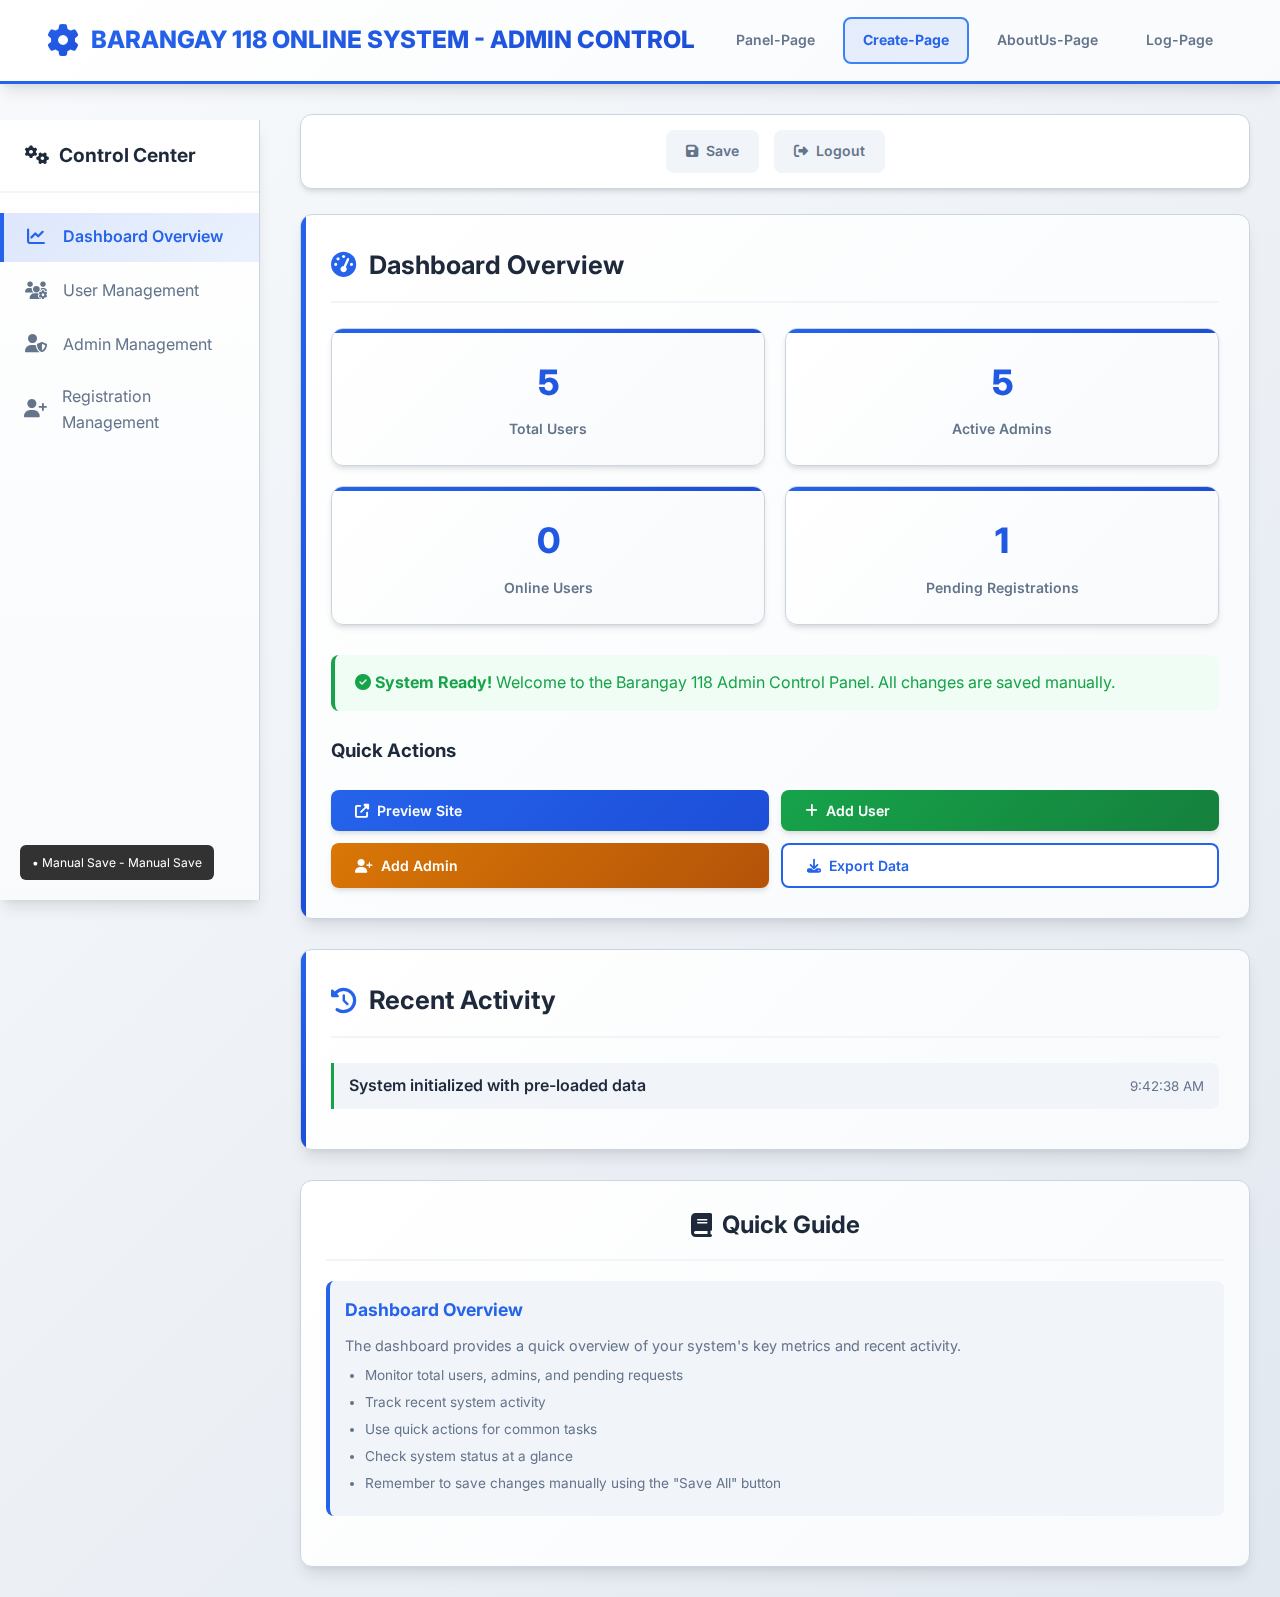
<file: CreateAccountAdmin.html>
<!DOCTYPE html>
<html lang="en">
<head>
    <meta charset="UTF-8">
    <meta name="viewport" content="width=device-width, initial-scale=1.0">
    <title>Admin Control - Barangay 118 Online System</title>
    <link rel="shortcut icon" type="image/png" href="Logo-Favicon-removebg-preview.png">
    <link rel="stylesheet" href="https://cdnjs.cloudflare.com/ajax/libs/font-awesome/6.5.0/css/all.min.css"> 
    <link rel="preconnect" href="https://fonts.googleapis.com">
    <link rel="preconnect" href="https://fonts.gstatic.com" crossorigin>
    <link href="https://fonts.googleapis.com/css2?family=Inter:wght@300;400;500;600;700;800&display=swap" rel="stylesheet">
    <style>
        :root {
            --primary: #2563eb;
            --primary-dark: #1d4ed8;
            --primary-light: #3b82f6;
            --light: #ffffff;
            --dark: #1e293b;
            --gray: #64748b;
            --gray-light: #f1f5f9;
            --border: #cbd5e1;
            --error: #dc2626;
            --error-light: #fef2f2;
            --success: #16a34a;
            --success-light: #f0fdf4;
            --warning: #d97706;
            --accent: #f59e0b;
            --accent-light: #fef3c7;
            --shadow: 0 4px 6px -1px rgba(0, 0, 0, 0.1), 0 2px 4px -1px rgba(0, 0, 0, 0.06);
            --shadow-md: 0 6px 8px -1px rgba(0, 0, 0, 0.1), 0 4px 6px -1px rgba(0, 0, 0, 0.06);
            --shadow-lg: 0 10px 15px -3px rgba(0, 0, 0, 0.1), 0 4px 6px -2px rgba(0, 0, 0, 0.05);
            --radius: 8px;
            --radius-lg: 12px;
            --transition: all 0.3s cubic-bezier(0.4, 0, 0.2, 1);
        }

        * {
            margin: 0;
            padding: 0;
            box-sizing: border-box;
            font-family: 'Inter', 'Segoe UI', system-ui, -apple-system, sans-serif;
        }

        body {
            background: linear-gradient(135deg, #f8fafc 0%, #e2e8f0 100%);
            color: var(--dark);
            line-height: 1.6;
            min-height: 100vh;
        }

        .container {
            width: 95%;
            max-width: 1400px;
            margin: 0 auto;
            padding: 0 15px;
        }

        /* Header Styles */
        header {
            background: linear-gradient(135deg, var(--light) 0%, #f8fafc 100%);
            box-shadow: var(--shadow-lg);
            padding: 15px 0;
            position: sticky;
            top: 0;
            z-index: 1000;
            border-bottom: 3px solid var(--primary);
        }

        .navbar {
            display: flex;
            justify-content: space-between;
            align-items: center;
        }

        .logo {
            display: flex;
            align-items: center;
            gap: 12px;
            cursor: pointer;
        }

        .logo-icon {
            color: var(--primary);
            font-size: 32px;
            background: linear-gradient(135deg, var(--primary), var(--primary-dark));
            -webkit-background-clip: text;
            -webkit-text-fill-color: transparent;
        }

        .logo h1 {
            font-size: 24px;
            background: linear-gradient(135deg, var(--primary), var(--primary-dark));
            -webkit-background-clip: text;
            -webkit-text-fill-color: transparent;
            font-weight: 800;
        }

        .nav-links {
            display: flex;
            gap: 8px;
            align-items: center;
        }

        .nav-links a {
            text-decoration: none;
            color: var(--gray);
            font-weight: 600;
            font-size: 14px;
            padding: 10px 18px;
            border-radius: var(--radius);
            transition: var(--transition);
            position: relative;
            border: 2px solid transparent;
        }

        .nav-links a:hover {
            color: var(--primary);
            background-color: var(--gray-light);
            transform: translateY(-2px);
        }

        .nav-links a.active {
            color: var(--primary);
            background: linear-gradient(135deg, rgba(37, 99, 235, 0.1), rgba(59, 130, 246, 0.1));
            border-color: var(--primary-light);
            font-weight: 700;
        }

        .admin-panel {
            display: grid;
            grid-template-columns: 280px 1fr;
            gap: 0;
            min-height: calc(100vh - 120px);
        }

        .sidebar {
            background: linear-gradient(180deg, var(--light) 0%, #f8fafc 100%);
            box-shadow: var(--shadow-lg);
            padding: 25px 0;
            border-right: 1px solid var(--border);
            position: sticky;
            top: 120px;
            height: calc(100vh - 120px);
            overflow-y: auto;
        }

        .sidebar-header {
            padding: 0 25px 20px;
            border-bottom: 2px solid var(--gray-light);
            margin-bottom: 20px;
        }

        .sidebar-title {
            font-size: 1.2rem;
            font-weight: 700;
            color: var(--dark);
            display: flex;
            align-items: center;
            gap: 10px;
        }

        .sidebar-menu {
            list-style: none;
        }

        .sidebar-menu li {
            margin-bottom: 5px;
        }

        .sidebar-menu a {
            display: flex;
            align-items: center;
            gap: 15px;
            padding: 10px 20px;
            text-decoration: none;
            color: var(--gray);
            transition: var(--transition);
            border-left: 4px solid transparent;
            position: relative;
            overflow: hidden;
        }

        .sidebar-menu a::before {
            content: '';
            position: absolute;
            top: 0;
            left: -100%;
            width: 100%;
            height: 100%;
            background: linear-gradient(90deg, transparent, rgba(37, 99, 235, 0.1), transparent);
            transition: left 0.6s ease;
        }

        .sidebar-menu a:hover::before {
            left: 100%;
        }

        .sidebar-menu a:hover {
            background-color: var(--gray-light);
            color: var(--primary);
            transform: translateX(5px);
        }

        .sidebar-menu a.active {
            background: linear-gradient(135deg, rgba(37, 99, 235, 0.15), rgba(59, 130, 246, 0.1));
            color: var(--primary);
            border-left-color: var(--primary);
            font-weight: 600;
        }

        .sidebar-icon {
            font-size: 18px;
            width: 24px;
            text-align: center;
            transition: transform 0.3s ease;
        }

        .sidebar-menu a:hover .sidebar-icon {
            transform: scale(1.2);
        }

        .admin-content {
            padding: 30px;
            overflow-y: auto;
            background: transparent;
        }

        /* Section Styles */
        .admin-section {
            background: linear-gradient(135deg, var(--light) 0%, #f8fafc 100%);
            border-radius: var(--radius-lg);
            box-shadow: var(--shadow-lg);
            padding: 30px;
            margin-bottom: 30px;
            border: 1px solid var(--border);
            transition: var(--transition);
            position: relative;
            overflow: hidden;
        }

        .admin-section::before {
            content: '';
            position: absolute;
            top: 0;
            left: 0;
            width: 5px;
            height: 100%;
            background: linear-gradient(180deg, var(--primary), var(--primary-dark));
        }

        .admin-section:hover {
            transform: translateY(-5px);
            box-shadow: var(--shadow-lg);
        }

        .section-title {
            font-size: 1.8rem;
            margin-bottom: 25px;
            color: var(--dark);
            padding-bottom: 15px;
            border-bottom: 2px solid var(--gray-light);
            font-weight: 700;
            display: flex;
            align-items: center;
            gap: 12px;
        }

        .section-title i {
            color: var(--primary);
        }

        /* Form Styles */
        .form-group {
            margin-bottom: 25px;
            position: relative;
        }

        .form-label {
            display: block;
            margin-bottom: 10px;
            font-weight: 600;
            color: var(--dark);
            font-size: 15px;
        }

        .form-control {
            width: 100%;
            padding: 12px 16px;
            border: 2px solid var(--border);
            border-radius: var(--radius);
            font-size: 15px;
            transition: var(--transition);
            background: var(--light);
        }

        .form-control:focus {
            outline: none;
            border-color: var(--primary);
            box-shadow: 0 0 0 3px rgba(37, 99, 235, 0.1);
            transform: translateY(-2px);
        }

        textarea.form-control {
            min-height: 120px;
            resize: vertical;
            line-height: 1.5;
        }

        .form-row {
            display: flex;
            gap: 20px;
        }

        .form-row .form-group {
            flex: 1;
        }

        /* Button Styles */
        .btn {
            padding: 12px 24px;
            border: none;
            border-radius: var(--radius);
            font-size: 14px;
            font-weight: 600;
            cursor: pointer;
            display: inline-flex;
            align-items: center;
            gap: 8px;
            transition: var(--transition);
            text-decoration: none;
            position: relative;
            overflow: hidden;
        }

        .btn::before {
            content: '';
            position: absolute;
            top: 0;
            left: -100%;
            width: 100%;
            height: 100%;
            background: linear-gradient(90deg, transparent, rgba(255,255,255,0.2), transparent);
            transition: left 0.5s ease;
        }

        .btn:hover::before {
            left: 100%;
        }

        .btn-primary {
            background: linear-gradient(135deg, var(--primary), var(--primary-dark));
            color: white;
            box-shadow: var(--shadow);
        }

        .btn-primary:hover {
            transform: translateY(-3px);
            box-shadow: var(--shadow-lg);
        }

        .btn-secondary {
            background: var(--light);
            color: var(--primary);
            border: 2px solid var(--primary);
        }

        .btn-secondary:hover {
            background: var(--primary);
            color: white;
            transform: translateY(-3px);
        }

        .btn-success {
            background: linear-gradient(135deg, var(--success), #15803d);
            color: white;
            box-shadow: var(--shadow);
        }

        .btn-success:hover {
            transform: translateY(-3px);
            box-shadow: var(--shadow-lg);
        }

        .btn-warning {
            background: linear-gradient(135deg, var(--warning), #b45309);
            color: white;
            box-shadow: var(--shadow);
        }

        .btn-warning:hover {
            transform: translateY(-3px);
            box-shadow: var(--shadow-lg);
        }

        .btn-danger {
            background: linear-gradient(135deg, var(--error), #b91c1c);
            color: white;
            box-shadow: var(--shadow);
        }

        .btn-danger:hover {
            transform: translateY(-3px);
            box-shadow: var(--shadow-lg);
        }

        /* Enhanced Action Buttons */
        .action-buttons {
            display: flex;
            gap: 6px;
            flex-wrap: nowrap;
        }

        .btn-sm {
            padding: 8px 12px;
            font-size: 0.8rem;
            white-space: nowrap;
        }

        /* Table Styles - COMMON FOR ALL TABLES */
        .data-table {
            width: 100%;
            border-collapse: collapse;
            margin-top: 20px;
            background: var(--light);
            border-radius: var(--radius);
            overflow: hidden;
            box-shadow: var(--shadow);
        }

        .data-table th,
        .data-table td {
            padding: 15px;
            text-align: left;
            border-bottom: 1px solid var(--border);
        }

        .data-table th {
            background: linear-gradient(135deg, var(--primary), var(--primary-dark));
            color: white;
            font-weight: 600;
            font-size: 14px;
        }

        .data-table tr:hover {
            background-color: var(--gray-light);
        }

        /* Dashboard Stats */
        .stats-grid {
            display: grid;
            grid-template-columns: repeat(auto-fit, minmax(220px, 1fr));
            gap: 25px;
            margin-bottom: 30px;
        }

        .stat-card {
            background: linear-gradient(135deg, var(--light), #f8fafc);
            border-radius: var(--radius-lg);
            box-shadow: var(--shadow);
            padding: 25px;
            text-align: center;
            transition: var(--transition);
            border: 1px solid var(--border);
            position: relative;
            overflow: hidden;
        }

        .stat-card::before {
            content: '';
            position: absolute;
            top: 0;
            left: 0;
            width: 100%;
            height: 4px;
            background: linear-gradient(90deg, var(--primary), var(--primary-dark));
        }

        .stat-card:hover {
            transform: translateY(-5px);
            box-shadow: var(--shadow-lg);
        }

        .stat-value {
            font-size: 2.5rem;
            font-weight: 800;
            background: linear-gradient(135deg, var(--primary), var(--primary-dark));
            -webkit-background-clip: text;
            -webkit-text-fill-color: transparent;
            margin-bottom: 8px;
        }

        .stat-label {
            color: var(--gray);
            font-size: 14px;
            font-weight: 600;
        }

        /* Tabs */
        .tabs {
            display: flex;
            border-bottom: 2px solid var(--gray-light);
            margin-bottom: 25px;
            background: var(--light);
            border-radius: var(--radius) var(--radius) 0 0;
            padding: 0 20px;
        }

        .tab {
            padding: 15px 25px;
            cursor: pointer;
            border-bottom: 3px solid transparent;
            transition: var(--transition);
            font-weight: 600;
            color: var(--gray);
            position: relative;
        }

        .tab:hover {
            color: var(--primary);
        }

        .tab.active {
            border-bottom-color: var(--primary);
            color: var(--primary);
            background: linear-gradient(135deg, rgba(37, 99, 235, 0.05), transparent);
        }

        .tab .icon {
            color: var(--gray) !important;
        }

        .tab-content {
            display: none;
            animation: fadeIn 0.3s ease;
        }

        .tab-content.active {
            display: block;
        }

        @keyframes fadeIn {
            from { opacity: 0; transform: translateY(10px); }
            to { opacity: 1; transform: translateY(0); }
        }

        /* Alert Styles */
        .alert {
            padding: 15px 20px;
            border-radius: var(--radius);
            margin-bottom: 25px;
            border-left: 4px solid;
            animation: slideIn 0.3s ease;
        }

        @keyframes slideIn {
            from { transform: translateX(-20px); opacity: 0; }
            to { transform: translateX(0); opacity: 1; }
        }

        .alert-success {
            background-color: var(--success-light);
            color: var(--success);
            border-left-color: var(--success);
        }

        .alert-error {
            background-color: var(--error-light);
            color: var(--error);
            border-left-color: var(--error);
        }

        /* Image Preview */
        .image-preview-container {
            margin-top: 15px;
        }

        .image-preview {
            max-width: 300px;
            max-height: 200px;
            border-radius: var(--radius);
            border: 2px solid var(--border);
            display: none;
            margin-top: 10px;
            box-shadow: var(--shadow);
        }

        .image-preview.visible {
            display: block;
            animation: zoomIn 0.3s ease;
        }

        @keyframes zoomIn {
            from { transform: scale(0.8); opacity: 0; }
            to { transform: scale(1); opacity: 1; }
        }

        /* Feature Badge */
        .feature-badge {
            background: linear-gradient(135deg, var(--accent), var(--warning));
            color: white;
            padding: 4px 12px;
            border-radius: 20px;
            font-size: 0.7rem;
            font-weight: 700;
            text-transform: uppercase;
            display: inline-flex;
            align-items: center;
            gap: 4px;
            white-space: nowrap;
        }

        .feature-badge i {
            font-size: 0.6rem;
        }

        /* Quick Actions */
        .quick-actions {
            display: grid;
            grid-template-columns: repeat(auto-fit, minmax(200px, 1fr));
            gap: 15px;
            margin-top: 25px;
        }

        /* Save Status */
        .save-status {
            position: fixed;
            bottom: 20px;
            left: 20px;
            background: rgba(0,0,0,0.8);
            color: white;
            padding: 8px 12px;
            border-radius: 6px;
            font-size: 12px;
            z-index: 9999;
            backdrop-filter: blur(10px);
        }

        /* Edit Modal Styles */
        .edit-modal {
            display: none;
            position: fixed;
            top: 0;
            left: 0;
            width: 100%;
            height: 100%;
            background: rgba(0,0,0,0.5);
            z-index: 2000;
            align-items: center;
            justify-content: center;
        }

        .edit-modal.active {
            display: flex;
        }

        .modal-content {
            background: white;
            padding: 30px;
            border-radius: var(--radius-lg);
            box-shadow: var(--shadow-lg);
            width: 90%;
            max-width: 600px;
            max-height: 90vh;
            overflow-y: auto;
        }

        .modal-header {
            display: flex;
            justify-content: space-between;
            align-items: center;
            margin-bottom: 20px;
            padding-bottom: 15px;
            border-bottom: 2px solid var(--gray-light);
        }

        .modal-title {
            font-size: 1.5rem;
            font-weight: 700;
            color: var(--dark);
        }

        .close-modal {
            background: none;
            border: none;
            font-size: 1.5rem;
            cursor: pointer;
            color: var(--gray);
        }

        /* Top Actions inside tab-content */
        .tab-top-actions {
            display: flex;
            justify-content: center;
            gap: 15px;
            padding: 15px 0;
            margin-bottom: 25px;
            background: var(--light);
            border-radius: var(--radius-lg);
            box-shadow: var(--shadow);
            border: 1px solid var(--border);
        }

        .tab-top-actions a {
            text-decoration: none;
            color: var(--gray);
            font-weight: 600;
            font-size: 14px;
            padding: 10px 20px;
            border-radius: var(--radius);
            transition: var(--transition);
            display: flex;
            align-items: center;
            gap: 8px;
            background: var(--gray-light);
        }


        .tab-top-actions a:hover {
            color: var(--primary);
            background-color: var(--primary-light);
            color: white;
            transform: translateY(-2px);
        }

        /* Quick Guide at bottom center */
        .quick-guide-center {
            background: linear-gradient(135deg, var(--light) 0%, #f8fafc 100%);
            border-radius: var(--radius-lg);
            box-shadow: var(--shadow-lg);
            padding: 25px;
            margin-top: 30px;
            border: 1px solid var(--border);
        }

        .quick-guide-header {
            padding-bottom: 15px;
            border-bottom: 2px solid var(--gray-light);
            margin-bottom: 20px;
        }

        .quick-guide-title {
            font-size: 1.5rem;
            font-weight: 700;
            color: var(--dark);
            display: flex;
            align-items: center;
            gap: 10px;
            justify-content: center;
        }

        .guide-section {
            margin-bottom: 25px;
            padding: 20px;
            background: var(--gray-light);
            border-radius: var(--radius);
            border-left: 4px solid var(--primary);
        }

        .guide-section h4 {
            color: var(--primary);
            margin-bottom: 10px;
            font-size: 1.1rem;
        }

        .guide-section p {
            font-size: 0.9rem;
            color: var(--gray);
            line-height: 1.5;
            margin-bottom: 10px;
        }

        .guide-section ul {
            padding-left: 20px;
            font-size: 0.85rem;
            color: var(--gray);
        }

        .guide-section li {
            margin-bottom: 8px;
            line-height: 1.4;
        }

        /* Status Indicators */
        .status-online {
            color: #27ae60;
            font-weight: 600;
        }
        
        .status-offline {
            color: #e74c3c;
            font-weight: 600;
        }
        
        .status-indicator {
            display: inline-flex;
            align-items: center;
            gap: 5px;
        }
        
        .status-dot {
            width: 8px;
            height: 8px;
            border-radius: 50%;
            display: inline-block;
        }
        
        .status-dot.online {
            background-color: #27ae60;
        }
        
        .status-dot.offline {
            background-color: #e74c3c;
        }
        
        /* Status Badges */
        .status-badge {
            padding: 4px 12px;
            border-radius: 20px;
            font-size: 0.8rem;
            font-weight: 600;
            display: inline-block;
        }
        
        .status-pending {
            background-color: #fef3c7;
            color: #d97706;
        }
        
        .status-approved {
            background-color: #dcfce7;
            color: #16a34a;
        }
        
        .status-rejected {
            background-color: #fee2e2;
            color: #dc2626;
        }
        
        /* Role badges */
        .role-badge {
            padding: 4px 8px;
            border-radius: 15px;
            font-size: 12px;
            font-weight: bold;
        }

        .role-super_admin {
            background: #e74c3c;
            color: white;
        }

        .role-admin {
            background: #3498db;
            color: white;
        }

        .role-user {
            background: #27ae60;
            color: white;
        }

        /* Responsive Design */
        @media (max-width: 1024px) {
            .admin-panel {
                grid-template-columns: 1fr;
            }
            
            .sidebar {
                width: 100%;
                height: auto;
                position: static;
                padding: 15px 0;
            }
            
            .sidebar-menu {
                display: flex;
                overflow-x: auto;
                padding: 0 15px;
            }
            
            .sidebar-menu li {
                margin-bottom: 0;
                flex-shrink: 0;
            }
            
            .sidebar-menu a {
                border-left: none;
                border-bottom: 3px solid transparent;
                padding: 12px 20px;
            }
            
            .sidebar-menu a.active {
                border-left-color: transparent;
                border-bottom-color: var(--primary);
            }
            
            .admin-content {
                padding: 20px;
            }
        }

        @media (max-width: 768px) {
            .form-row {
                flex-direction: column;
                gap: 0;
            }
            
            .navbar {
                flex-direction: column;
                gap: 15px;
                text-align: center;
            }
            
            .nav-links {
                gap: 5px;
                flex-wrap: wrap;
                justify-content: center;
            }
            
            .stats-grid {
                grid-template-columns: 1fr;
            }
            
            .tabs {
                flex-direction: column;
            }
            
            .tab {
                padding: 12px 20px;
                border-bottom: none;
                border-left: 3px solid transparent;
            }
            
            .tab.active {
                border-bottom-color: transparent;
                border-left-color: var(--primary);
            }
            
            .action-buttons {
                flex-direction: column;
            }
            
            .btn-sm {
                padding: 6px 10px;
                font-size: 0.75rem;
            }

            .tab-top-actions {
                flex-direction: column;
                gap: 10px;
            }
        }

        @media (max-width: 480px) {
            .admin-content {
                padding: 15px;
            }
            
            .admin-section {
                padding: 20px;
            }
            
            .logo h1 {
                font-size: 18px;
            }
            
            .section-title {
                font-size: 1.5rem;
            }

            .quick-guide-center {
                padding: 20px;
            }
        }

        /* Laptop Media Queries */
        @media (min-width: 1024px) and (max-width: 1440px) {
            .admin-panel {
                grid-template-columns: 260px 1fr;
                gap: 10px;
            }
            
            .sidebar {
                width: 260px;
                padding: 20px 0;
            }
            
            .admin-content {
                padding: 25px;
            }
            
            .stats-grid {
                grid-template-columns: repeat(2, 1fr);
                gap: 20px;
            }
            
            .form-row {
                flex-direction: row;
                gap: 15px;
            }
            
            .tab-top-actions {
                flex-direction: row;
                justify-content: flex-start;
                gap: 10px;
            }
            
            .quick-actions {
                grid-template-columns: repeat(auto-fit, minmax(180px, 1fr));
                gap: 12px;
            }
            
            .data-table th,
            .data-table td {
                padding: 12px;
                font-size: 14px;
            }
            
            .action-buttons {
                flex-direction: column;
                gap: 5px;
            }
            
            .btn-sm {
                padding: 6px 10px;
                font-size: 0.75rem;
                min-width: 70px;
            }
            
            .section-title {
                font-size: 1.6rem;
            }
            
            .stat-value {
                font-size: 2.2rem;
            }
            
            .guide-section {
                padding: 15px;
            }
        }

        /* For larger laptops (1441px and above) */
        @media (min-width: 1441px) and (max-width: 1920px) {
            .container {
                max-width: 1600px;
            }
            
            .admin-panel {
                grid-template-columns: 280px 1fr;
                gap: 15px;
            }
            
            .stats-grid {
                grid-template-columns: repeat(4, 1fr);
                gap: 25px;
            }
            
            .admin-content {
                padding: 35px;
            }
            
            .data-table th,
            .data-table td {
                padding: 16px;
            }
            
            .form-row {
                gap: 25px;
            }
            
            .action-buttons {
                flex-direction: row;
                gap: 8px;
            }
            
            .btn-sm {
                min-width: 80px;
                padding: 8px 12px;
            }
            
            .quick-guide-center {
                padding: 30px;
            }
            
            .section-title {
                font-size: 1.9rem;
            }
            
            .stat-value {
                font-size: 2.8rem;
            }
        }

        @media (min-width: 768px) and (max-width: 1023px) and (orientation: landscape) {
            .admin-panel {
                grid-template-columns: 240px 1fr;
            }
            
            .sidebar {
                width: 240px;
                padding: 15px 0;
            }
            
            .sidebar-menu a {
                padding: 10px 15px;
                font-size: 14px;
            }
            
            .admin-content {
                padding: 20px;
            }
            
            .stats-grid {
                grid-template-columns: repeat(2, 1fr);
                gap: 15px;
            }
            
            .form-row {
                flex-direction: column;
                gap: 0;
            }
            
            .action-buttons {
                flex-direction: column;
                gap: 5px;
            }
            
            .data-table {
                font-size: 14px;
            }
            
            .data-table th,
            .data-table td {
                padding: 10px;
            }
        }

        /* For high-resolution laptop screens */
        @media (min-width: 1921px) {
            .container {
                max-width: 1800px;
            }
            
            .admin-panel {
                grid-template-columns: 300px 1fr;
                gap: 20px;
            }
            
            .sidebar {
                width: 300px;
                padding: 30px 0;
            }
            
            .admin-content {
                padding: 40px;
            }
            
            .section-title {
                font-size: 2rem;
                margin-bottom: 30px;
            }
            
            .form-control {
                padding: 14px 18px;
                font-size: 16px;
            }
            
            .btn {
                padding: 14px 28px;
                font-size: 15px;
            }
            
            .stat-value {
                font-size: 3rem;
            }
            
            .data-table {
                font-size: 16px;
            }
            
            .data-table th,
            .data-table td {
                padding: 18px;
            }
        }

        /* Optimize for laptop trackpad scrolling */
        @media (min-width: 1024px) {
            .sidebar {
                overflow-y: auto;
                scrollbar-width: thin;
                scrollbar-color: var(--primary-light) var(--gray-light);
            }
            
            .sidebar::-webkit-scrollbar {
                width: 6px;
            }
            
            .sidebar::-webkit-scrollbar-track {
                background: var(--gray-light);
                border-radius: 10px;
            }
            
            .sidebar::-webkit-scrollbar-thumb {
                background-color: var(--primary-light);
                border-radius: 10px;
            }
            
            .admin-content {
                overflow-y: auto;
                scrollbar-width: thin;
                scrollbar-color: var(--primary-light) var(--gray-light);
            }
            
            .admin-content::-webkit-scrollbar {
                width: 8px;
            }
            
            .admin-content::-webkit-scrollbar-track {
                background: var(--gray-light);
                border-radius: 10px;
            }
            
            .admin-content::-webkit-scrollbar-thumb {
                background-color: var(--primary);
                border-radius: 10px;
            }
        }

        /* Adjust form layouts for laptop screens */
        @media (min-width: 1024px) and (max-width: 1366px) {
            .form-row {
                flex-wrap: wrap;
            }
            
            .form-row .form-group {
                min-width: calc(50% - 10px);
            }
            
            .tabs {
                flex-wrap: wrap;
            }
            
            .tab {
                flex: 1;
                min-width: 150px;
                text-align: center;
            }
            
            .quick-actions {
                grid-template-columns: repeat(2, 1fr);
            }
        }

        /* For laptop screens with touch capability */
        @media (min-width: 1024px) and (hover: none) and (pointer: coarse) {
            .nav-links a,
            .sidebar-menu a,
            .btn,
            .tab {
                padding: 12px 20px;
                min-height: 44px;
            }
            
            .action-buttons .btn-sm {
                min-height: 36px;
                min-width: 80px;
            }
            
            .form-control {
                min-height: 44px;
            }
            
            select.form-control {
                min-height: 44px;
            }
        }

        /* FIX: Pangkalahatang adjustment para sa lahat ng tab content */
        .tab-content {
            position: relative;
        }

        /* FIX: Siguraduhin na ang Dashboard ay nasa ibaba ng tab-top-actions */
        #dashboard.admin-section {
            margin-top: 20px;
        }

        /* FIX: Para sa User Management, Admin Management, at Registration Management */
#user-management .admin-section,
#admin-management .admin-section,
#registration-management .admin-section {
    position: static !important;
    top: 0 !important;
    transform: none !important;
    margin-top: 20px;
    margin-bottom: 30px;
}

        #user-management .tabs,
        #admin-management .tabs,
        #registration-management .tabs {
            position: relative !important;
            top: 0 !important;
            transform: none !important;
        }

        .tab-top-actions {
            display: flex;
            justify-content: center;
            gap: 15px;
            padding: 15px 0;
            margin-bottom: 25px;
            background: var(--light);
            border-radius: var(--radius-lg);
            box-shadow: var(--shadow);
            border: 1px solid var(--border);
            position: relative;
            z-index: 10;
        }

        .admin-content {
            padding: 30px;
            overflow-y: auto;
            background: transparent;
            position: relative;
        }

        .sidebar-menu a.active {
            background: linear-gradient(135deg, rgba(37, 99, 235, 0.15), rgba(59, 130, 246, 0.1));
            color: var(--primary);
            border-left-color: var(--primary);
            font-weight: 600;
            transform: none !important;
        }

        .sidebar-menu a:hover {
            background-color: var(--gray-light);
            color: var(--primary);
            transform: translateX(5px);
        }

        [data-user-tab],
        [data-admin-tab],
        [data-registration-tab] {
            transform: none !important;
        }

        [data-user-tab]:hover,
        [data-admin-tab]:hover,
        [data-registration-tab]:hover {
            transform: none !important;
        }
    </style>
</head>
<body>
    <header>
        <div class="container">
            <div class="navbar">
                <div class="logo" onclick="window.open('PanelUserView.html', '_blank')">
                    <div class="logo-icon"><i class="fas fa-cog"></i></div>
                    <h1>BARANGAY 118 ONLINE SYSTEM - ADMIN CONTROL</h1>
                </div>

                <div class="nav-links">
                    <a href="PanelAdminView.html">Panel-Page</a>
                    <a href="CreateAccountAdmin.html" class="active">Create-Page</a>
                    <a href="AboutUsAdmin.html">AboutUs-Page</a>
                    <a href="LogAdminControl.html">Log-Page</a>
                </div>
            </div>
        </div>
    </header>

    <!-- Admin Panel -->
    <div class="admin-panel">
        <!-- Left Sidebar - Control Center -->
        <div class="sidebar">
            <div class="sidebar-header">
                <h2 class="sidebar-title"><i class="fas fa-cogs"></i> Control Center</h2>
            </div>
            <ul class="sidebar-menu">
                <li><a href="#" class="active" data-tab="dashboard">
                    <span class="sidebar-icon"><i class="fas fa-chart-line"></i></span> Dashboard Overview
                </a></li>

                <li><a href="#" data-tab="user-management">
                    <span class="sidebar-icon"><i class="fas fa-users-cog"></i></span> User Management
                </a></li>

                <li><a href="#" data-tab="admin-management">
                    <span class="sidebar-icon"><i class="fas fa-user-shield"></i></span> Admin Management
                </a></li>

                <li><a href="#" data-tab="registration-management">
                    <span class="sidebar-icon"><i class="fas fa-user-plus"></i></span> Registration Management
                </a></li>
            </ul>
        </div>

        <!-- Center Content -->
        <div class="admin-content">
            <!-- Top Action Buttons -->
            <div class="tab-top-actions">
                <a href="#" id="save-all-btn"><i class="fas fa-save"></i> Save</a>
                <a href="#" id="logout-btn"><i class="fas fa-sign-out-alt"></i> Logout</a>
            </div>

            <!-- Dashboard Tab -->
            <div id="dashboard" class="tab-content active">
                <div class="admin-section">
                    <h2 class="section-title"><i class="fas fa-tachometer-alt"></i> Dashboard Overview</h2>
                    
                    <div class="stats-grid">
                        <div class="stat-card">
                            <div class="stat-value" id="totalUsers">0</div>
                            <div class="stat-label">Total Users</div>
                        </div>
                        <div class="stat-card">
                            <div class="stat-value" id="activeAdmins">0</div>
                            <div class="stat-label">Active Admins</div>
                        </div>
                        <div class="stat-card">
                            <div class="stat-value" id="onlineUsers">0</div>
                            <div class="stat-label">Online Users</div>
                        </div>
                        <div class="stat-card">
                            <div class="stat-value" id="pendingRegistrations">0</div>
                            <div class="stat-label">Pending Registrations</div>
                        </div>
                    </div>
                    
                    <div class="alert alert-success">
                        <strong><i class="fas fa-check-circle"></i> System Ready!</strong> Welcome to the Barangay 118 Admin Control Panel. All changes are saved manually.
                    </div>
                    
                    <h3 style="margin-bottom: 15px; color: var(--dark);">Quick Actions</h3>
                    <div class="quick-actions">
                        <button class="btn btn-primary" id="preview-site-btn">
                            <i class="fas fa-external-link-alt"></i> Preview Site
                        </button>
                        <button class="btn btn-success" id="add-user-quick">
                            <i class="fas fa-plus"></i> Add User
                        </button>
                        <button class="btn btn-warning" id="add-admin-quick">
                            <i class="fas fa-user-plus"></i> Add Admin
                        </button>
                        <button class="btn btn-secondary" id="export-data-btn">
                            <i class="fas fa-download"></i> Export Data
                        </button>
                    </div>
                </div>

                <!-- Recent Activity -->
                <div class="admin-section">
                    <h2 class="section-title"><i class="fas fa-history"></i> Recent Activity</h2>
                    <div id="recent-activity">
                        <p style="color: var(--gray); text-align: center; padding: 20px;">
                            <i class="fas fa-clock"></i> Activity log will appear here...
                        </p>
                    </div>
                </div>

                <!-- Quick Guide -->
                <div class="quick-guide-center">
                    <div class="quick-guide-header">
                        <h2 class="quick-guide-title"><i class="fas fa-book"></i> Quick Guide</h2>
                    </div>
                    
                    <div id="dashboard-guide" class="guide-section">
                        <h4>Dashboard Overview</h4>
                        <p>The dashboard provides a quick overview of your system's key metrics and recent activity.</p>
                        <ul>
                            <li>Monitor total users, admins, and pending requests</li>
                            <li>Track recent system activity</li>
                            <li>Use quick actions for common tasks</li>
                            <li>Check system status at a glance</li>
                            <li>Remember to save changes manually using the "Save All" button</li>
                        </ul>
                    </div>
                </div>
            </div>

            <!-- User Management Tab -->
            <div id="user-management" class="tab-content">
                <div class="admin-section">
                    <h2 class="section-title"><i class="fas fa-users-cog"></i> User Management</h2>
                    <p style="color: var(--gray); margin-bottom: 25px;">Manage all user accounts in the system.</p>
                    
                    <div class="tabs">
                        <div class="tab active" data-user-tab="existing">
                            <i class="fas fa-users icon"></i> Existing Users
                        </div>

                        <div class="tab" data-user-tab="add">
                            <i class="fas fa-user-plus icon"></i> Add New User
                        </div>
                    </div>
                    
                    <!-- Existing Users -->
                    <div id="existing-users" class="tab-content active">
                        <div class="alert alert-success">
                            <strong><i class="fas fa-info-circle"></i> Pro Tip:</strong> Click on any user to edit it directly.
                        </div>
                        <table class="data-table">
                            <thead>
                                <tr>
                                    <th>ID</th>
                                    <th>Name</th>
                                    <th>Email</th>
                                    <th>Role</th>
                                    <th>Status</th>
                                    <th>Registered</th>
                                    <th>Actions</th>
                                </tr>
                            </thead>
                            <tbody id="usersTable">
                                <!-- Users will be populated here -->
                            </tbody>
                        </table>
                    </div>
                    
                    <!-- Add User -->
                    <div id="add-user" class="tab-content">
                        <form id="user-form">
                            <input type="hidden" id="user-edit-id" value="">
                            <div class="form-group">
                                <label class="form-label" for="user-name">Full Name *</label>
                                <input type="text" class="form-control" id="user-name" placeholder="Enter user's full name" required>
                            </div>
                            
                            <div class="form-group">
                                <label class="form-label" for="user-email">Email Address *</label>
                                <input type="email" class="form-control" id="user-email" placeholder="Enter user's email address" required>
                            </div>
                            
                            <div class="form-group">
                                <label class="form-label" for="user-password">Password *</label>
                                <input type="password" class="form-control" id="user-password" placeholder="Enter password" required>
                            </div>
                            
                            <div class="form-group">
                                <label class="form-label" for="user-role">Role *</label>
                                <select class="form-control" id="user-role" required>
                                    <option value="">Select Role</option>
                                    <option value="user">User</option>
                                    <!-- Admin can only create user accounts -->
                                </select>
                            </div>
                            
                            <div class="form-group">
                                <label class="form-label" for="user-status">Status</label>
                                <select class="form-control" id="user-status">
                                    <option value="active">Active</option>
                                    <option value="inactive">Inactive</option>
                                </select>
                            </div>
                            
                            <button type="submit" class="btn btn-success" id="user-submit-btn">
                                <i class="fas fa-plus-circle"></i> Add User
                            </button>
                            <button type="button" class="btn btn-secondary" id="user-cancel-edit" style="display: none;">
                                <i class="fas fa-times"></i> Cancel Edit
                            </button>
                        </form>
                    </div>
                </div>

                <!-- Quick Guide -->
                <div class="quick-guide-center">
                    <div class="quick-guide-header">
                        <h2 class="quick-guide-title"><i class="fas fa-book"></i> Quick Guide</h2>
                    </div>
                    
                    <div id="user-guide" class="guide-section">
                        <h4>User Management</h4>
                        <p>Manage all user accounts in the system.</p>
                        <ul>
                            <li>Add new users with appropriate roles</li>
                            <li>Edit existing user details</li>
                            <li>Deactivate or activate user accounts</li>
                            <li>Assign appropriate access levels</li>
                            <li>Remember to save changes manually</li>
                        </ul>
                    </div>
                </div>
            </div>

            <!-- Admin Management Tab -->
            <div id="admin-management" class="tab-content">
                <div class="admin-section">
                    <h2 class="section-title"><i class="fas fa-user-shield"></i> Admin Management</h2>
                    <p style="color: var(--gray); margin-bottom: 25px;">Manage administrative accounts and permissions.</p>
                    
                    <div class="tabs">
                        <div class="tab active" data-admin-tab="existing">
                            <i class="fas fa-user-friends icon"></i> Existing Admins
                        </div>

                        <div class="tab" data-admin-tab="add">
                            <i class="fas fa-user-plus icon"></i> Add New Admin
                        </div>
                    </div>
                    
                    <!-- Existing Admins -->
                    <div id="existing-admins" class="tab-content active">
                        <div class="alert alert-success">
                            <strong><i class="fas fa-info-circle"></i> Pro Tip:</strong> Super Admin accounts cannot be deleted.
                        </div>
                        <table class="data-table">
                            <thead>
                                <tr>
                                    <th>ID</th>
                                    <th>Name</th>
                                    <th>Email</th>
                                    <th>Role</th>
                                    <th>Status</th>
                                    <th>Last Login</th>
                                    <th>Actions</th>
                                </tr>
                            </thead>
                            <tbody id="adminsTable">
                                <!-- Admins will be populated here -->
                            </tbody>
                        </table>
                    </div>
                    
                    <!-- Add Admin -->
                    <div id="add-admin" class="tab-content">
                        <form id="admin-form">
                            <input type="hidden" id="admin-edit-id" value="">
                            <div class="form-group">
                                <label class="form-label" for="admin-name">Full Name *</label>
                                <input type="text" class="form-control" id="admin-name" placeholder="Enter admin's full name" required>
                            </div>
                            
                            <div class="form-group">
                                <label class="form-label" for="admin-email">Email Address *</label>
                                <input type="email" class="form-control" id="admin-email" placeholder="Enter admin's email address" required>
                            </div>
                            
                            <div class="form-group">
                                <label class="form-label" for="admin-password">Password *</label>
                                <input type="password" class="form-control" id="admin-password" placeholder="Enter password" required minlength="6">
                            </div>
                            
                            <div class="form-group">
                                <label class="form-label" for="admin-role">Role *</label>
                                <select class="form-control" id="admin-role" required>
                                    <option value="">Select Role</option>
                                    <option value="admin">Admin</option>
                                    <option value="super_admin">Super Admin</option>
                                </select>
                            </div>
                            
                            <div class="form-group">
                                <label class="form-label" for="admin-status">Status</label>
                                <select class="form-control" id="admin-status">
                                    <option value="active">Active</option>
                                    <option value="inactive">Inactive</option>
                                </select>
                            </div>
                            
                            <button type="submit" class="btn btn-success" id="admin-submit-btn">
                                <i class="fas fa-user-plus"></i> Add Admin
                            </button>
                            <button type="button" class="btn btn-secondary" id="admin-cancel-edit" style="display: none;">
                                <i class="fas fa-times"></i> Cancel Edit
                            </button>
                        </form>
                    </div>
                </div>

                <!-- Quick Guide -->
                <div class="quick-guide-center">
                    <div class="quick-guide-header">
                        <h2 class="quick-guide-title"><i class="fas fa-book"></i> Quick Guide</h2>
                    </div>
                    
                    <div id="admin-guide" class="guide-section">
                        <h4>Admin Management</h4>
                        <p>Manage administrative accounts and permissions.</p>
                        <ul>
                            <li>Create new admin accounts with appropriate roles</li>
                            <li>Edit existing admin details</li>
                            <li>Monitor admin login activity</li>
                            <li>Super Admin accounts have full system access</li>
                            <li>Remember to save changes manually</li>
                        </ul>
                    </div>
                </div>
            </div>

            <!-- Registration Management Tab -->
            <div id="registration-management" class="tab-content">
                <div class="admin-section">
                    <h2 class="section-title"><i class="fas fa-user-plus"></i> Registration Management</h2>
                    <p style="color: var(--gray); margin-bottom: 25px;">Manage user registration applications and account creation.</p>
                    
                    <div class="tabs">
                        <div class="tab active" data-registration-tab="pending">
                            <i class="fas fa-hourglass-half icon"></i> Pending Registrations
                        </div>

                        <div class="tab" data-registration-tab="approved">
                            <i class="fas fa-check-circle icon"></i> Approved Accounts
                        </div>

                        <div class="tab" data-registration-tab="rejected">
                            <i class="fas fa-times-circle icon"></i> Rejected Applications
                        </div>

                        <div class="tab" data-registration-tab="manual">
                            <i class="fas fa-user-plus icon"></i> Create Account Manually
                        </div>
                    </div>
                    
                    <!-- Pending Registrations -->
                    <div id="pending-registrations" class="tab-content active">
                        <div class="alert alert-success">
                            <strong><i class="fas fa-info-circle"></i> Pro Tip:</strong> Click on any registration to view full details and process the application.
                        </div>
                        <table class="data-table">
                            <thead>
                                <tr>
                                    <th>Control No.</th>
                                    <th>Full Name</th>
                                    <th>Email</th>
                                    <th>Date Submitted</th>
                                    <th>Documents</th>
                                    <th>Status</th>
                                    <th>Actions</th>
                                </tr>
                            </thead>
                            <tbody id="pendingTable">
                                <!-- Pending registrations will be populated here -->
                            </tbody>
                        </table>
                    </div>
                    
                    <!-- Approved Accounts -->
                    <div id="approved-accounts" class="tab-content">
                        <div class="alert alert-success">
                            <strong><i class="fas fa-info-circle"></i> Pro Tip:</strong> You can deactivate or modify approved accounts as needed.
                        </div>
                        <table class="data-table">
                            <thead>
                                <tr>
                                    <th>Control No.</th>
                                    <th>Full Name</th>
                                    <th>Email</th>
                                    <th>Date Approved</th>
                                    <th>Approved By</th>
                                    <th>Status</th>
                                    <th>Actions</th>
                                </tr>
                            </thead>
                            <tbody id="approvedTable">
                                <!-- Approved accounts will be populated here -->
                            </tbody>
                        </table>
                    </div>
                    
                    <!-- Rejected Applications -->
                    <div id="rejected-applications" class="tab-content">
                        <div class="alert alert-success">
                            <strong><i class="fas fa-info-circle"></i> Pro Tip:</strong> You can restore rejected applications if they were declined in error.
                        </div>
                        <table class="data-table">
                            <thead>
                                <tr>
                                    <th>Control No.</th>
                                    <th>Full Name</th>
                                    <th>Email</th>
                                    <th>Date Rejected</th>
                                    <th>Rejected By</th>
                                    <th>Reason</th>
                                    <th>Actions</th>
                                </tr>
                            </thead>
                            <tbody id="rejectedTable">
                                <!-- Rejected applications will be populated here -->
                            </tbody>
                        </table>
                    </div>
                    
                    <!-- Create Account Manually -->
                    <div id="create-manual" class="tab-content">
                        <form id="manual-account-form">
                            <div class="form-row">
                                <div class="form-group">
                                    <label class="form-label" for="manual-first-name">First Name *</label>
                                    <input type="text" class="form-control" id="manual-first-name" placeholder="Enter first name" required>
                                </div>
                                
                                <div class="form-group">
                                    <label class="form-label" for="manual-last-name">Last Name *</label>
                                    <input type="text" class="form-control" id="manual-last-name" placeholder="Enter last name" required>
                                </div>
                            </div>
                            
                            <div class="form-group">
                                <label class="form-label" for="manual-email">Email Address *</label>
                                <input type="email" class="form-control" id="manual-email" placeholder="Enter email address" required>
                            </div>
                            
                            <div class="form-group">
                                <label class="form-label" for="manual-password">Password *</label>
                                <input type="password" class="form-control" id="manual-password" placeholder="Enter password" required minlength="6">
                            </div>
                            
                            <div class="form-row">
                                <div class="form-group">
                                    <label class="form-label" for="manual-phone">Phone Number</label>
                                    <input type="tel" class="form-control" id="manual-phone" placeholder="Enter phone number">
                                </div>
                                
                                <div class="form-group">
                                    <label class="form-label" for="manual-role">Account Role *</label>
                                    <select class="form-control" id="manual-role" required>
                                        <option value="">Select Role</option>
                                        <option value="user">User</option>
                                        <option value="admin">Admin</option>
                                    </select>
                                </div>
                            </div>
                            
                            <div class="form-group">
                                <label class="form-label" for="manual-address">Address</label>
                                <textarea class="form-control" id="manual-address" placeholder="Enter complete address" rows="3"></textarea>
                            </div>
                            
                            <div class="form-group">
                                <label class="form-label" for="manual-notes">Admin Notes</label>
                                <textarea class="form-control" id="manual-notes" placeholder="Add any notes about this account" rows="3"></textarea>
                            </div>
                            
                            <button type="submit" class="btn btn-success">
                                <i class="fas fa-user-plus"></i> Create Account
                            </button>
                        </form>
                    </div>
                </div>

                <!-- Quick Guide -->
                <div class="quick-guide-center">
                    <div class="quick-guide-header">
                        <h2 class="quick-guide-title"><i class="fas fa-book"></i> Quick Guide</h2>
                    </div>
                    
                    <div id="registration-guide" class="guide-section">
                        <h4>Registration Management</h4>
                        <p>Manage user registration applications and account creation processes.</p>
                        <ul>
                            <li>Review and process pending registration applications</li>
                            <li>Approve valid applications to create user accounts</li>
                            <li>Reject incomplete or invalid applications with feedback</li>
                            <li>Create accounts manually for special cases</li>
                            <li>Track approval and rejection history</li>
                            <li>Remember to save changes manually</li>
                        </ul>
                    </div>
                </div>
            </div>
        </div>
    </div>

    <!-- Registration Details Modal -->
    <div class="edit-modal" id="registrationModal">
        <div class="modal-content">
            <div class="modal-header">
                <h2 class="modal-title">Registration Details</h2>
                <button class="close-modal" id="closeRegistrationModal">&times;</button>
            </div>
            <div id="registrationDetails">
                <!-- Registration details will be populated here -->
            </div>
            <div class="modal-footer" style="margin-top: 20px; display: flex; gap: 10px; justify-content: flex-end;">
                <button class="btn btn-success" id="approveRegistration">Approve</button>
                <button class="btn btn-danger" id="rejectRegistration">Reject</button>
                <button class="btn btn-secondary" id="closeDetails">Close</button>
            </div>
        </div>
    </div>

    <!-- Rejection Reason Modal -->
    <div class="edit-modal" id="rejectionModal">
        <div class="modal-content">
            <div class="modal-header">
                <h2 class="modal-title">Reject Registration</h2>
                <button class="close-modal" id="closeRejectionModal">&times;</button>
            </div>
            <div class="form-group">
                <label class="form-label" for="rejectionReason">Reason for Rejection *</label>
                <textarea class="form-control" id="rejectionReason" placeholder="Provide a clear reason for rejecting this application" rows="4" required></textarea>
            </div>
            <div class="modal-footer" style="margin-top: 20px; display: flex; gap: 10px; justify-content: flex-end;">
                <button class="btn btn-danger" id="confirmRejection">Confirm Rejection</button>
                <button class="btn btn-secondary" id="cancelRejection">Cancel</button>
            </div>
        </div>
    </div>

    <!-- Save Status Indicator -->
    <div id="save-status" class="save-status">Manual Save: Ready</div>

    <script>
        // Default data structure
        const defaultUsers = [
            { id: 1, email: "superadmin@barangay118.gov.ph", password: "superadmin123", role: "super_admin", name: "Primary Administrator", status: "active", registered: new Date().toLocaleDateString() },
            { id: 2, email: "superadmin2@barangay118.gov.ph", password: "superadmin123", role: "super_admin", name: "Chief Administrator", status: "active", registered: new Date().toLocaleDateString() },
            { id: 3, email: "admin1@barangay118.gov.ph", password: "admin123", role: "admin", name: "Records Administrator", status: "active", registered: new Date().toLocaleDateString() },
            { id: 4, email: "admin2@barangay118.gov.ph", password: "admin123", role: "admin", name: "Operations Administrator", status: "active", registered: new Date().toLocaleDateString() },
            { id: 5, email: "admin3@barangay118.gov.ph", password: "admin123", role: "admin", name: "Logistics Administrator", status: "active", registered: new Date().toLocaleDateString() },
            { id: 6, email: "almanzor_jhlox@barangay118.gov.ph", password: "user123", role: "user", name: "Jhlox De Guzman ALMANZOR", status: "active", registered: new Date().toLocaleDateString() },
            { id: 7, email: "andaya_zantrix@barangay118.gov.ph", password: "user123", role: "user", name: "Zantrix Geoff Dandoy ANDAYA", status: "active", registered: new Date().toLocaleDateString() },
            { id: 8, email: "aranas_john@barangay118.gov.ph", password: "user123", role: "user", name: "John Aezer Fajardo ARANAS", status: "active", registered: new Date().toLocaleDateString() },
            { id: 9, email: "argallon_ezekiel@barangay118.gov.ph", password: "user123", role: "user", name: "Ezekiel Lazaro ARGALLON", status: "active", registered: new Date().toLocaleDateString() },
            { id: 10, email: "badilla_carl@barangay118.gov.ph", password: "user123", role: "user", name: "Carl John Henry Smith BADILLA", status: "active", registered: new Date().toLocaleDateString() }
        ];

        // Enhanced Admin Panel with Manual Save
        class BarangayAdminPanel {
            constructor() {
                this.currentData = {
                    users: [],
                    admins: [],
                    registrations: [],
                    systemLogs: [],
                    userStatus: {}
                };
                this.hasUnsavedChanges = false;
                this.activityLog = [];
                this.lastSavedData = null;
                this.init();
            }

            init() {
                this.loadData();
                this.lastSavedData = JSON.parse(JSON.stringify(this.currentData));
                this.setupEventListeners();
                this.updateDashboard();
                this.loadUsersTable();
                this.loadAdminsTable();
                this.loadRegistrationTables();
                this.logActivity('System initialized with pre-loaded data', 'success');
                this.updateSaveStatus();
            }

            getDefaultData() {
                return {
                    users: defaultUsers.filter(u => u.role === 'user'),
                    admins: defaultUsers.filter(u => u.role === 'admin' || u.role === 'super_admin'),
                    registrations: this.getSampleRegistrations(),
                    systemLogs: [],
                    userStatus: {}
                };
            }

            getSampleRegistrations() {
                return [
                    {
                        controlNumber: "BRGY118-20250115-001",
                        personalInfo: {
                            lastName: "Dela Cruz",
                            firstName: "Juan",
                            middleName: "Santos",
                            extName: "Jr.",
                            gender: "male",
                            dateOfBirth: "1985-05-15",
                            address: "123 Mabini St., Brgy. San Roque, Caloocan City, Metro Manila",
                            placeOfBirth: "Caloocan City, Metro Manila, Philippines",
                            age: 39,
                            phone: "+63 912-345-6789",
                            civilStatus: "married",
                            citizenship: "Filipino",
                            occupation: "Teacher",
                            specialCategories: ["PWD"]
                        },
                        accountInfo: {
                            email: "juan.delacruz@example.com",
                            password: "encrypted_password",
                            emailVerified: true
                        },
                        householdInfo: {
                            propertyUrl: "https://propertyfinder.ph/house123",
                            householdMembers: 5,
                            ownerName: "Juan Dela Cruz",
                            precinctNo: "123A",
                            yearsInBarangay: 10
                        },
                        documents: {
                            idType: "passport",
                            userReason: "I need to access barangay services for my family",
                            residencePreviewSrc: "",
                            idFrontPreviewSrc: "",
                            idBackPreviewSrc: ""
                        },
                        faceCaptures: {
                            flags: { front: true, left: true, right: true, closed: true },
                            frontPreview: "",
                            leftPreview: "",
                            rightPreview: "",
                            closedPreview: ""
                        },
                        status: "pending",
                        submittedAt: new Date().toLocaleString(),
                        registrationDate: new Date().toISOString()
                    }
                ];
            }

            loadData() {
                let loaded = false;
                
                // Try to load from localStorage
                const savedData = localStorage.getItem('barangayAdminData');
                if (savedData) {
                    this.currentData = JSON.parse(savedData);
                    console.log('Data loaded from localStorage');
                    loaded = true;
                }
                
                // Use default data if nothing else works
                if (!loaded) {
                    this.currentData = this.getDefaultData();
                    console.log('Using pre-loaded default data');
                }
            }

            hasActualChanges() {
                if (!this.lastSavedData) return true;
                
                const currentDataStr = JSON.stringify(this.currentData);
                const lastSavedDataStr = JSON.stringify(this.lastSavedData);
                
                return currentDataStr !== lastSavedDataStr;
            }

            saveData() {
                if (!this.hasActualChanges()) {
                    console.log('No changes detected, skipping save');
                    this.updateSaveStatus('No changes to save');
                    this.showAlert('No changes to save', 'info');
                    return true;
                }

                try {
                    localStorage.setItem('barangayAdminData', JSON.stringify(this.currentData));
                    console.log('Data saved to localStorage');
                    
                    this.lastSavedData = JSON.parse(JSON.stringify(this.currentData));
                    this.hasUnsavedChanges = false;
                    
                    this.updateDashboard();
                    this.updateSaveStatus('Saved successfully');
                    this.logActivity('Data saved successfully', 'success');
                    return true;
                    
                } catch (error) {
                    console.error('Save failed:', error);
                    this.updateSaveStatus('Save failed');
                    this.logActivity('Data save failed', 'error');
                    return false;
                }
            }

            updateSaveStatus(status = 'Manual Save') {
                const statusElement = document.getElementById('save-status');
                if (statusElement) {
                    const baseStatus = '• Manual Save';
                    const hasChanges = this.hasActualChanges() ? ' - Unsaved changes' : '';
                    
                    if (status) {
                        statusElement.textContent = `${baseStatus} - ${status}`;
                        statusElement.style.background = status.includes('failed') ? 'var(--error)' : 
                        status.includes('Saving') ? 'var(--warning)' : 
                        status.includes('success') ? 'var(--success)' : 'rgba(0,0,0,0.8)';
                        
                        // Reset color after 3 seconds
                        if (status !== 'Saved successfully' && !status.includes('failed')) {
                            setTimeout(() => {
                                statusElement.style.background = 'rgba(0,0,0,0.8)';
                                statusElement.textContent = `${baseStatus}${hasChanges}`;
                            }, 3000);
                        }
                    } else {
                        statusElement.textContent = `${baseStatus}${hasChanges}`;
                        statusElement.style.background = 'rgba(0,0,0,0.8)';
                    }
                }
            }

            setupEventListeners() {
                // Sidebar navigation
                document.querySelectorAll('.sidebar-menu a').forEach(link => {
                    link.addEventListener('click', (e) => {
                        e.preventDefault();
                        const tabId = link.getAttribute('data-tab');
                        this.switchTab(tabId);
                        this.updateQuickGuide(tabId);
                    });
                });

                // User tabs
                document.querySelectorAll('[data-user-tab]').forEach(tab => {
                    tab.addEventListener('click', () => {
                        this.switchUserTab(tab.getAttribute('data-user-tab'));
                    });
                });

                // Admin tabs
                document.querySelectorAll('[data-admin-tab]').forEach(tab => {
                    tab.addEventListener('click', () => {
                        this.switchAdminTab(tab.getAttribute('data-admin-tab'));
                    });
                });

                // Registration tabs
                document.querySelectorAll('[data-registration-tab]').forEach(tab => {
                    tab.addEventListener('click', () => {
                        this.switchRegistrationTab(tab.getAttribute('data-registration-tab'));
                    });
                });

                // Form submissions - NO AUTO-SAVE
                this.setupFormListeners();

                // Quick action buttons
                document.getElementById('preview-site-btn').addEventListener('click', () => {
                    window.open('PanelUserView.html', '_blank');
                });

                document.getElementById('add-user-quick').addEventListener('click', () => {
                    this.switchTab('user-management');
                    this.switchUserTab('add');
                    this.updateQuickGuide('user-management');
                });

                document.getElementById('add-admin-quick').addEventListener('click', () => {
                    this.switchTab('admin-management');
                    this.switchAdminTab('add');
                    this.updateQuickGuide('admin-management');
                });

                document.getElementById('export-data-btn').addEventListener('click', () => {
                    this.exportData();
                });

                // Manual Save All button
                document.getElementById('save-all-btn').addEventListener('click', (e) => {
                    e.preventDefault();
                    if (!this.hasActualChanges()) {
                        this.showAlert('No changes to save', 'info');
                        return;
                    }
                    this.saveData();
                    this.showAlert('All changes saved successfully!', 'success');
                });

                document.getElementById('logout-btn').addEventListener('click', (e) => {
                    e.preventDefault();
                    if (confirm('Are you sure you want to logout?')) {
                        window.location.href = 'LogIn.html';
                    }
                });

                // Registration modal controls
                document.getElementById('closeRegistrationModal').addEventListener('click', () => {
                    this.closeRegistrationModal();
                });

                document.getElementById('closeDetails').addEventListener('click', () => {
                    this.closeRegistrationModal();
                });

                document.getElementById('approveRegistration').addEventListener('click', () => {
                    this.approveRegistration();
                });

                document.getElementById('rejectRegistration').addEventListener('click', () => {
                    this.showRejectionModal();
                });

                document.getElementById('closeRejectionModal').addEventListener('click', () => {
                    this.closeRejectionModal();
                });

                document.getElementById('cancelRejection').addEventListener('click', () => {
                    this.closeRejectionModal();
                });

                document.getElementById('confirmRejection').addEventListener('click', () => {
                    this.confirmRejection();
                });
            }

            setupFormListeners() {
                // User Form - NO AUTO-SAVE
                document.getElementById('user-form').addEventListener('submit', (e) => {
                    e.preventDefault();
                    
                    const editId = document.getElementById('user-edit-id').value;
                    const isEditing = editId !== '';
                    
                    const userData = {
                        id: isEditing ? parseInt(editId) : (this.currentData.users.length > 0 ? Math.max(...this.currentData.users.map(u => u.id)) + 1 : 1),
                        name: document.getElementById('user-name').value,
                        email: document.getElementById('user-email').value,
                        password: document.getElementById('user-password').value,
                        role: document.getElementById('user-role').value,
                        status: document.getElementById('user-status').value,
                        registered: isEditing ? this.currentData.users.find(u => u.id === parseInt(editId)).registered : new Date().toLocaleDateString()
                    };

                    let hasChanges = false;

                    if (isEditing) {
                        const index = this.currentData.users.findIndex(item => item.id === parseInt(editId));
                        if (index !== -1) {
                            // Check if there are actual changes
                            if (JSON.stringify(this.currentData.users[index]) !== JSON.stringify(userData)) {
                                this.currentData.users[index] = userData;
                                hasChanges = true;
                                this.logActivity(`User updated: "${userData.name}"`, 'success');
                                this.showAlert('User updated! Remember to save changes.', 'success');
                            } else {
                                this.showAlert('No changes detected in user', 'info');
                            }
                        }
                    } else {
                        this.currentData.users.push(userData);
                        hasChanges = true;
                        this.logActivity(`User added: "${userData.name}"`, 'success');
                        this.showAlert('User added! Remember to save changes.', 'success');
                    }

                    if (hasChanges) {
                        this.updateSaveStatus();
                        this.loadUsersTable();
                    }
                    
                    document.getElementById('user-form').reset();
                    document.getElementById('user-edit-id').value = '';
                    document.getElementById('user-submit-btn').innerHTML = '<i class="fas fa-plus-circle"></i> Add User';
                    document.getElementById('user-cancel-edit').style.display = 'none';
                    
                    if (isEditing && hasChanges) {
                        this.switchUserTab('existing');
                    }
                });

                // Admin Form - NO AUTO-SAVE
                document.getElementById('admin-form').addEventListener('submit', (e) => {
                    e.preventDefault();
                    
                    const editId = document.getElementById('admin-edit-id').value;
                    const isEditing = editId !== '';
                    
                    const adminData = {
                        id: isEditing ? parseInt(editId) : (this.currentData.admins.length > 0 ? Math.max(...this.currentData.admins.map(a => a.id)) + 1 : 1),
                        name: document.getElementById('admin-name').value,
                        email: document.getElementById('admin-email').value,
                        password: document.getElementById('admin-password').value,
                        role: document.getElementById('admin-role').value,
                        status: document.getElementById('admin-status').value,
                        lastLogin: isEditing ? this.currentData.admins.find(a => a.id === parseInt(editId)).lastLogin : 'Never',
                        registered: isEditing ? this.currentData.admins.find(a => a.id === parseInt(editId)).registered : new Date().toLocaleDateString()
                    };

                    let hasChanges = false;

                    if (isEditing) {
                        const index = this.currentData.admins.findIndex(item => item.id === parseInt(editId));
                        if (index !== -1) {
                            // Check if there are actual changes
                            if (JSON.stringify(this.currentData.admins[index]) !== JSON.stringify(adminData)) {
                                this.currentData.admins[index] = adminData;
                                hasChanges = true;
                                this.logActivity(`Admin updated: "${adminData.name}"`, 'success');
                                this.showAlert('Admin updated! Remember to save changes.', 'success');
                            } else {
                                this.showAlert('No changes detected in admin', 'info');
                            }
                        }
                    } else {
                        this.currentData.admins.push(adminData);
                        hasChanges = true;
                        this.logActivity(`Admin added: "${adminData.name}"`, 'success');
                        this.showAlert('Admin added! Remember to save changes.', 'success');
                    }

                    if (hasChanges) {
                        this.updateSaveStatus();
                        this.loadAdminsTable();
                    }
                    
                    document.getElementById('admin-form').reset();
                    document.getElementById('admin-edit-id').value = '';
                    document.getElementById('admin-submit-btn').innerHTML = '<i class="fas fa-user-plus"></i> Add Admin';
                    document.getElementById('admin-cancel-edit').style.display = 'none';
                    
                    if (isEditing && hasChanges) {
                        this.switchAdminTab('existing');
                    }
                });

                // Manual Account Form - NO AUTO-SAVE
                document.getElementById('manual-account-form').addEventListener('submit', (e) => {
                    e.preventDefault();
                    
                    const firstName = document.getElementById('manual-first-name').value.trim();
                    const lastName = document.getElementById('manual-last-name').value.trim();
                    const email = document.getElementById('manual-email').value.trim();
                    const password = document.getElementById('manual-password').value;
                    const phone = document.getElementById('manual-phone').value.trim();
                    const role = document.getElementById('manual-role').value;
                    const address = document.getElementById('manual-address').value.trim();
                    const notes = document.getElementById('manual-notes').value.trim();
                    
                    if (!firstName || !lastName || !email || !password || !role) {
                        this.showAlert('Please fill in all required fields', 'error');
                        return;
                    }
                    
                    // Generate control number
                    const date = new Date();
                    const year = date.getFullYear();
                    const month = String(date.getMonth() + 1).padStart(2, '0');
                    const day = String(date.getDate()).padStart(2, '0');
                    const randomNum = Math.floor(Math.random() * 1000).toString().padStart(3, '0');
                    const controlNumber = `BRGY118-MANUAL-${year}${month}${day}-${randomNum}`;
                    
                    // Create registration object
                    const manualRegistration = {
                        controlNumber: controlNumber,
                        personalInfo: {
                            lastName: lastName,
                            firstName: firstName,
                            phone: phone,
                            address: address
                        },
                        accountInfo: {
                            email: email,
                            password: password
                        },
                        status: 'approved',
                        submittedAt: new Date().toLocaleString(),
                        registrationDate: new Date().toISOString(),
                        approvedAt: new Date().toLocaleString(),
                        approvedBy: "Administrator",
                        manualCreation: true,
                        adminNotes: notes
                    };
                    
                    // Add to registrations
                    this.currentData.registrations.push(manualRegistration);
                    
                    // Create user account
                    const newUser = {
                        id: this.currentData.users.length > 0 ? Math.max(...this.currentData.users.map(u => u.id)) + 1 : 1,
                        email: email,
                        password: password,
                        role: role,
                        name: `${firstName} ${lastName}`,
                        status: 'active',
                        registered: new Date().toLocaleDateString(),
                        phone: phone,
                        address: address,
                        manualCreation: true
                    };
                    this.currentData.users.push(newUser);
                    
                    this.updateSaveStatus();
                    this.loadApprovedTable();
                    this.updateDashboard();
                    
                    this.logActivity(`Manual account created: ${controlNumber} (${firstName} ${lastName})`, 'success');
                    this.showAlert('Manual account created! Remember to save changes.', 'success');
                    
                    // Reset form
                    document.getElementById('manual-account-form').reset();
                });

                // Cancel Edit buttons
                document.getElementById('user-cancel-edit').addEventListener('click', () => {
                    document.getElementById('user-form').reset();
                    document.getElementById('user-edit-id').value = '';
                    document.getElementById('user-submit-btn').innerHTML = '<i class="fas fa-plus-circle"></i> Add User';
                    document.getElementById('user-cancel-edit').style.display = 'none';
                });

                document.getElementById('admin-cancel-edit').addEventListener('click', () => {
                    document.getElementById('admin-form').reset();
                    document.getElementById('admin-edit-id').value = '';
                    document.getElementById('admin-submit-btn').innerHTML = '<i class="fas fa-user-plus"></i> Add Admin';
                    document.getElementById('admin-cancel-edit').style.display = 'none';
                });
            }

            switchTab(tabId) {
                // Update sidebar active state
                document.querySelectorAll('.sidebar-menu a').forEach(item => {
                    item.classList.remove('active');
                });
                document.querySelector(`[data-tab="${tabId}"]`).classList.add('active');

                // Hide all tab contents
                document.querySelectorAll('.tab-content').forEach(tab => {
                    tab.classList.remove('active');
                });
                
                // Show the selected tab content
                const selectedTab = document.getElementById(tabId);
                if (selectedTab) {
                    selectedTab.classList.add('active');
                    
                    // Reset nested tabs to their default state
                    this.resetNestedTabs(tabId);
                }
                
                this.updateQuickGuide(tabId);
                
                // Scroll to top of admin-content area
                document.querySelector('.admin-content').scrollTo({
                    top: 0,
                    behavior: 'smooth'
                });
            }

            resetNestedTabs(tabId) {
                // Reset nested tabs based on parent tab
                switch(tabId) {
                    case 'user-management':
                        this.switchUserTab('existing');
                        break;
                    case 'admin-management':
                        this.switchAdminTab('existing');
                        break;
                    case 'registration-management':
                        this.switchRegistrationTab('pending');
                        break;
                    default:
                        break;
                }
            }

            updateQuickGuide(tabId) {
                document.querySelectorAll('.guide-section').forEach(section => {
                    section.style.display = 'none';
                });
                
                const guideId = `${tabId}-guide`;
                const guideSection = document.getElementById(guideId);
                if (guideSection) {
                    guideSection.style.display = 'block';
                }
            }

            switchUserTab(tab) {
                document.querySelectorAll('[data-user-tab]').forEach(t => t.classList.remove('active'));
                document.querySelector(`[data-user-tab="${tab}"]`).classList.add('active');

                const tabs = {
                    'existing': 'existing-users',
                    'add': 'add-user'
                };

                document.querySelectorAll('#user-management .tab-content').forEach(t => t.classList.remove('active'));
                const selectedTab = document.getElementById(tabs[tab]);
                if (selectedTab) {
                    selectedTab.classList.add('active');
                }
            }

            switchAdminTab(tab) {
                document.querySelectorAll('[data-admin-tab]').forEach(t => t.classList.remove('active'));
                document.querySelector(`[data-admin-tab="${tab}"]`).classList.add('active');

                document.querySelectorAll('#admin-management .tab-content').forEach(t => t.classList.remove('active'));
                const selectedTab = document.getElementById(tab === 'existing' ? 'existing-admins' : 'add-admin');
                if (selectedTab) {
                    selectedTab.classList.add('active');
                }
            }

            switchRegistrationTab(tab) {
                document.querySelectorAll('[data-registration-tab]').forEach(t => t.classList.remove('active'));
                document.querySelector(`[data-registration-tab="${tab}"]`).classList.add('active');

                const tabs = {
                    'pending': 'pending-registrations',
                    'approved': 'approved-accounts',
                    'rejected': 'rejected-applications',
                    'manual': 'create-manual'
                };

                document.querySelectorAll('#registration-management .tab-content').forEach(t => t.classList.remove('active'));
                const selectedTab = document.getElementById(tabs[tab]);
                if (selectedTab) {
                    selectedTab.classList.add('active');
                }
            }

            updateDashboard() {
                if (!this.currentData) return;
                
                const totalUsers = this.currentData.users.filter(u => u.role === 'user').length;
                const activeAdmins = this.currentData.admins.filter(a => a.status === 'active').length;
                const pendingRegistrations = this.currentData.registrations.filter(r => r.status === 'pending').length;
                
                // Calculate online users (simulated)
                const currentTime = new Date().getTime();
                const onlineUsers = this.currentData.users.filter(user => {
                    const status = this.currentData.userStatus[user.email];
                    return status && status.online && (currentTime - new Date(status.lastLogin).getTime() < 300000);
                }).length;

                document.getElementById('totalUsers').textContent = totalUsers;
                document.getElementById('activeAdmins').textContent = activeAdmins;
                document.getElementById('onlineUsers').textContent = onlineUsers;
                document.getElementById('pendingRegistrations').textContent = pendingRegistrations;
                
                // Update recent activity
                this.updateRecentActivity();
            }

            updateRecentActivity() {
                const container = document.getElementById('recent-activity');
                if (!container) return;

                if (this.activityLog.length === 0) {
                    container.innerHTML = `<p style="color: var(--gray); text-align: center; padding: 20px;"><i class="fas fa-clock"></i> No recent activity</p>`;
                    return;
                }

                container.innerHTML = this.activityLog.map(activity => `
                    <div style="padding: 10px 15px; border-left: 3px solid ${
                        activity.type === 'success' ? 'var(--success)' : 
                        activity.type === 'error' ? 'var(--error)' : 'var(--warning)'
                    }; margin-bottom: 10px; background: var(--gray-light); border-radius: 0 var(--radius) var(--radius) 0;">
                        <div style="display: flex; justify-content: space-between; align-items: center; gap: 15px;">
                            <span style="font-weight: 600;">${activity.message}</span>
                            <small style="color: var(--gray);">${new Date().toLocaleTimeString()}</small>
                        </div>
                    </div>
                `).join('');
            }

            loadUsersTable() {
                const tbody = document.getElementById('usersTable');
                tbody.innerHTML = '';

                if (!this.currentData.users || this.currentData.users.length === 0) {
                    tbody.innerHTML = `<tr><td colspan="7" style="text-align: center; color: var(--gray); padding: 30px;">No users yet. Add your first user!</td></tr>`;
                    return;
                }

                const currentTime = new Date().getTime();

                this.currentData.users.forEach((user, index) => {
                    // Check if user is online (within last 5 minutes)
                    const status = this.currentData.userStatus[user.email];
                    const isOnline = status && status.online && 
                                    (currentTime - new Date(status.lastLogin).getTime() < 300000);
                    
                    const row = document.createElement('tr');
                    row.innerHTML = `
                        <td>${user.id}</td>
                        <td>${user.name}</td>
                        <td>${user.email}</td>
                        <td><span class="role-badge role-${user.role}">${user.role}</span></td>
                        <td>
                            <span class="status-indicator ${isOnline ? 'status-online' : 'status-offline'}">
                                <span class="status-dot ${isOnline ? 'online' : 'offline'}"></span>
                                ${isOnline ? 'Online' : 'Offline'}
                            </span>
                        </td>
                        <td>${user.registered}</td>
                        <td>
                            <div class="action-buttons">
                                <button class="btn btn-primary btn-sm edit-user" data-id="${user.id}">
                                    <i class="fas fa-edit"></i> Edit
                                </button>
                                <button class="btn btn-danger btn-sm delete-user" data-id="${user.id}">
                                    <i class="fas fa-trash"></i> Delete
                                </button>
                            </div>
                        </td>
                    `;
                    tbody.appendChild(row);
                });

                // Add event listeners
                document.querySelectorAll('.delete-user').forEach(btn => {
                    btn.addEventListener('click', (e) => {
                        const id = parseInt(e.target.closest('button').getAttribute('data-id'));
                        this.deleteUser(id);
                    });
                });

                document.querySelectorAll('.edit-user').forEach(btn => {
                    btn.addEventListener('click', (e) => {
                        const id = parseInt(e.target.closest('button').getAttribute('data-id'));
                        this.editUser(id);
                    });
                });
            }

            loadAdminsTable() {
                const tbody = document.getElementById('adminsTable');
                tbody.innerHTML = '';

                if (!this.currentData.admins || this.currentData.admins.length === 0) {
                    tbody.innerHTML = `<tr><td colspan="7" style="text-align: center; color: var(--gray); padding: 30px;">No admins yet. Add your first admin!</td></tr>`;
                    return;
                }

                const currentTime = new Date().getTime();

                this.currentData.admins.forEach((admin, index) => {
                    // Check if admin is online
                    const status = this.currentData.userStatus[admin.email];
                    const isOnline = status && status.online && 
                                    (currentTime - new Date(status.lastLogin).getTime() < 300000);
                    
                    const row = document.createElement('tr');
                    row.innerHTML = `
                        <td>${admin.id}</td>
                        <td>${admin.name}</td>
                        <td>${admin.email}</td>
                        <td><span class="role-badge role-${admin.role}">${admin.role}</span></td>
                        <td>
                            <span class="status-indicator ${isOnline ? 'status-online' : 'status-offline'}">
                                <span class="status-dot ${isOnline ? 'online' : 'offline'}"></span>
                                ${isOnline ? 'Online' : 'Offline'}
                            </span>
                        </td>
                        <td>${admin.lastLogin || 'Never'}</td>
                        <td>
                            <div class="action-buttons">
                                <button class="btn btn-primary btn-sm edit-admin" data-id="${admin.id}">
                                    <i class="fas fa-edit"></i> Edit
                                </button>
                                ${admin.role !== 'super_admin' ? `<button class="btn btn-danger btn-sm delete-admin" data-id="${admin.id}">
                                    <i class="fas fa-trash"></i> Delete
                                </button>` : '<button class="btn btn-secondary btn-sm" disabled>Protected</button>'}
                            </div>
                        </td>
                    `;
                    tbody.appendChild(row);
                });

                document.querySelectorAll('.delete-admin').forEach(btn => {
                    btn.addEventListener('click', (e) => {
                        const id = parseInt(e.target.closest('button').getAttribute('data-id'));
                        this.deleteAdmin(id);
                    });
                });

                document.querySelectorAll('.edit-admin').forEach(btn => {
                    btn.addEventListener('click', (e) => {
                        const id = parseInt(e.target.closest('button').getAttribute('data-id'));
                        this.editAdmin(id);
                    });
                });
            }

            loadRegistrationTables() {
                this.loadPendingTable();
                this.loadApprovedTable();
                this.loadRejectedTable();
            }

            loadPendingTable() {
                const tbody = document.getElementById('pendingTable');
                tbody.innerHTML = '';

                const pendingRegistrations = this.currentData.registrations.filter(r => r.status === 'pending');

                if (pendingRegistrations.length === 0) {
                    tbody.innerHTML = `<tr><td colspan="7" style="text-align: center; color: var(--gray); padding: 30px;">No pending registrations found.</td></tr>`;
                    return;
                }

                pendingRegistrations.forEach(registration => {
                    const row = document.createElement('tr');
                    row.innerHTML = `
                        <td>${registration.controlNumber}</td>
                        <td>${registration.personalInfo.lastName}, ${registration.personalInfo.firstName} ${registration.personalInfo.middleName || ''}</td>
                        <td>${registration.accountInfo.email}</td>
                        <td>${registration.submittedAt}</td>
                        <td>
                            <span class="status-indicator">
                                ${registration.documents.idType ? '<i class="fas fa-check-circle" style="color: #16a34a;"></i>' : '<i class="fas fa-times-circle" style="color: #dc2626;"></i>'}
                                ${registration.documents.idType || 'Missing'}
                            </span>
                        </td>
                        <td><span class="status-badge status-pending">Pending</span></td>
                        <td>
                            <div class="action-buttons">
                                <button class="btn btn-primary btn-sm view-registration" data-id="${registration.controlNumber}">
                                    <i class="fas fa-eye"></i> View
                                </button>
                                <button class="btn btn-success btn-sm quick-approve" data-id="${registration.controlNumber}">
                                    <i class="fas fa-check"></i> Approve
                                </button>
                            </div>
                        </td>
                    `;
                    tbody.appendChild(row);
                });

                // Add event listeners
                document.querySelectorAll('.view-registration').forEach(btn => {
                    btn.addEventListener('click', (e) => {
                        const id = e.target.closest('button').getAttribute('data-id');
                        this.viewRegistrationDetails(id);
                    });
                });

                document.querySelectorAll('.quick-approve').forEach(btn => {
                    btn.addEventListener('click', (e) => {
                        const id = e.target.closest('button').getAttribute('data-id');
                        this.quickApprove(id);
                    });
                });
            }

            loadApprovedTable() {
                const tbody = document.getElementById('approvedTable');
                tbody.innerHTML = '';

                const approvedRegistrations = this.currentData.registrations.filter(r => r.status === 'approved');

                if (approvedRegistrations.length === 0) {
                    tbody.innerHTML = `<tr><td colspan="7" style="text-align: center; color: var(--gray); padding: 30px;">No approved accounts found.</td></tr>`;
                    return;
                }

                approvedRegistrations.forEach(registration => {
                    const row = document.createElement('tr');
                    row.innerHTML = `
                        <td>${registration.controlNumber}</td>
                        <td>${registration.personalInfo.lastName}, ${registration.personalInfo.firstName} ${registration.personalInfo.middleName || ''}</td>
                        <td>${registration.accountInfo.email}</td>
                        <td>${registration.approvedAt || 'N/A'}</td>
                        <td>${registration.approvedBy || 'System'}</td>
                        <td><span class="status-badge status-approved">Approved</span></td>
                        <td>
                            <div class="action-buttons">
                                <button class="btn btn-primary btn-sm view-registration" data-id="${registration.controlNumber}">
                                    <i class="fas fa-eye"></i> View
                                </button>
                                <button class="btn btn-warning btn-sm deactivate-account" data-id="${registration.controlNumber}">
                                    <i class="fas fa-ban"></i> Deactivate
                                </button>
                            </div>
                        </td>
                    `;
                    tbody.appendChild(row);
                });

                // Add event listeners
                document.querySelectorAll('.view-registration').forEach(btn => {
                    btn.addEventListener('click', (e) => {
                        const id = e.target.closest('button').getAttribute('data-id');
                        this.viewRegistrationDetails(id);
                    });
                });

                document.querySelectorAll('.deactivate-account').forEach(btn => {
                    btn.addEventListener('click', (e) => {
                        const id = e.target.closest('button').getAttribute('data-id');
                        this.deactivateAccount(id);
                    });
                });
            }

            loadRejectedTable() {
                const tbody = document.getElementById('rejectedTable');
                tbody.innerHTML = '';

                const rejectedRegistrations = this.currentData.registrations.filter(r => r.status === 'rejected');

                if (rejectedRegistrations.length === 0) {
                    tbody.innerHTML = `<tr><td colspan="7" style="text-align: center; color: var(--gray); padding: 30px;">No rejected applications found.</td></tr>`;
                    return;
                }

                rejectedRegistrations.forEach(registration => {
                    const row = document.createElement('tr');
                    row.innerHTML = `
                        <td>${registration.controlNumber}</td>
                        <td>${registration.personalInfo.lastName}, ${registration.personalInfo.firstName} ${registration.personalInfo.middleName || ''}</td>
                        <td>${registration.accountInfo.email}</td>
                        <td>${registration.rejectedAt || 'N/A'}</td>
                        <td>${registration.rejectedBy || 'System'}</td>
                        <td>${registration.rejectionReason ? registration.rejectionReason.substring(0, 50) + '...' : 'No reason provided'}</td>
                        <td>
                            <div class="action-buttons">
                                <button class="btn btn-primary btn-sm view-registration" data-id="${registration.controlNumber}">
                                    <i class="fas fa-eye"></i> View
                                </button>
                                <button class="btn btn-success btn-sm restore-application" data-id="${registration.controlNumber}">
                                    <i class="fas fa-redo"></i> Restore
                                </button>
                            </div>
                        </td>
                    `;
                    tbody.appendChild(row);
                });

                // Add event listeners
                document.querySelectorAll('.view-registration').forEach(btn => {
                    btn.addEventListener('click', (e) => {
                        const id = e.target.closest('button').getAttribute('data-id');
                        this.viewRegistrationDetails(id);
                    });
                });

                document.querySelectorAll('.restore-application').forEach(btn => {
                    btn.addEventListener('click', (e) => {
                        const id = e.target.closest('button').getAttribute('data-id');
                        this.restoreApplication(id);
                    });
                });
            }

            editUser(id) {
                const user = this.currentData.users.find(u => u.id === id);
                
                if (!user) return;
                
                // Switch to Add User tab and populate form
                this.switchUserTab('add');
                
                // Populate form with existing data
                document.getElementById('user-edit-id').value = user.id;
                document.getElementById('user-name').value = user.name;
                document.getElementById('user-email').value = user.email;
                document.getElementById('user-password').value = user.password;
                document.getElementById('user-role').value = user.role;
                document.getElementById('user-status').value = user.status;
                
                // Update button text
                document.getElementById('user-submit-btn').innerHTML = '<i class="fas fa-save"></i> Update User';
                document.getElementById('user-cancel-edit').style.display = 'inline-block';
                
                this.logActivity(`Editing user: "${user.name}"`, 'info');
            }

            editAdmin(id) {
                const admin = this.currentData.admins.find(a => a.id === id);
                
                if (!admin) return;
                
                // Switch to Add Admin tab and populate form
                this.switchAdminTab('add');
                
                // Populate form with existing data
                document.getElementById('admin-edit-id').value = admin.id;
                document.getElementById('admin-name').value = admin.name;
                document.getElementById('admin-email').value = admin.email;
                document.getElementById('admin-password').value = admin.password;
                document.getElementById('admin-role').value = admin.role;
                document.getElementById('admin-status').value = admin.status;
                
                // Update button text
                document.getElementById('admin-submit-btn').innerHTML = '<i class="fas fa-save"></i> Update Admin';
                document.getElementById('admin-cancel-edit').style.display = 'inline-block';
                
                this.logActivity(`Editing admin: "${admin.name}"`, 'info');
            }

            deleteUser(id) {
                if (confirm('Are you sure you want to delete this user?')) {
                    const deleted = this.currentData.users.find(u => u.id === id);
                    this.currentData.users = this.currentData.users.filter(user => user.id !== id);
                    
                    // Remove from user status
                    if (deleted && deleted.email) {
                        delete this.currentData.userStatus[deleted.email];
                    }
                    
                    this.updateSaveStatus();
                    this.loadUsersTable();
                    this.logActivity(`User deleted: "${deleted.name}"`, 'error');
                    this.showAlert('User deleted! Remember to save changes.', 'success');
                }
            }

            deleteAdmin(id) {
                if (confirm('Are you sure you want to delete this admin?')) {
                    const deleted = this.currentData.admins.find(a => a.id === id);
                    this.currentData.admins = this.currentData.admins.filter(admin => admin.id !== id);
                    
                    // Remove from user status
                    if (deleted && deleted.email) {
                        delete this.currentData.userStatus[deleted.email];
                    }
                    
                    this.updateSaveStatus();
                    this.loadAdminsTable();
                    this.logActivity(`Admin deleted: "${deleted.name}"`, 'error');
                    this.showAlert('Admin deleted! Remember to save changes.', 'success');
                }
            }

            viewRegistrationDetails(controlNumber) {
                const registration = this.currentData.registrations.find(r => r.controlNumber === controlNumber);
                
                if (!registration) {
                    this.showAlert('Registration not found!', 'error');
                    return;
                }

                this.currentRegistrationId = controlNumber;
                
                const modal = document.getElementById('registrationModal');
                const detailsContainer = document.getElementById('registrationDetails');
                
                // Populate modal with registration details
                detailsContainer.innerHTML = `
                    <div style="margin-bottom: 20px;">
                        <h3 style="color: var(--primary); margin-bottom: 10px;">Personal Information</h3>
                        <div style="display: grid; grid-template-columns: 1fr 1fr; gap: 15px;">
                            <div><strong>Full Name:</strong> ${registration.personalInfo.lastName}, ${registration.personalInfo.firstName} ${registration.personalInfo.middleName || ''} ${registration.personalInfo.extName && registration.personalInfo.extName !== 'N/A' ? registration.personalInfo.extName : ''}</div>
                            <div><strong>Gender:</strong> ${registration.personalInfo.gender}</div>
                            <div><strong>Date of Birth:</strong> ${registration.personalInfo.dateOfBirth}</div>
                            <div><strong>Age:</strong> ${registration.personalInfo.age}</div>
                            <div><strong>Civil Status:</strong> ${registration.personalInfo.civilStatus}</div>
                            <div><strong>Citizenship:</strong> ${registration.personalInfo.citizenship}</div>
                            <div><strong>Occupation:</strong> ${registration.personalInfo.occupation}</div>
                            <div><strong>Phone:</strong> ${registration.personalInfo.phone}</div>
                        </div>
                        <div style="margin-top: 10px;"><strong>Address:</strong> ${registration.personalInfo.address}</div>
                        <div style="margin-top: 10px;"><strong>Place of Birth:</strong> ${registration.personalInfo.placeOfBirth}</div>
                        ${registration.personalInfo.specialCategories && registration.personalInfo.specialCategories.length > 0 ? 
                            `<div style="margin-top: 10px;"><strong>Special Categories:</strong> ${registration.personalInfo.specialCategories.join(', ')}</div>` : ''}
                    </div>
                    
                    <div style="margin-bottom: 20px;">
                        <h3 style="color: var(--primary); margin-bottom: 10px;">Account Information</h3>
                        <div><strong>Email:</strong> ${registration.accountInfo.email}</div>
                        <div><strong>Email Verified:</strong> ${registration.accountInfo.emailVerified ? 'Yes' : 'No'}</div>
                    </div>
                    
                    <div style="margin-bottom: 20px;">
                        <h3 style="color: var(--primary); margin-bottom: 10px;">Registration Details</h3>
                        <div><strong>Control Number:</strong> ${registration.controlNumber}</div>
                        <div><strong>Submitted:</strong> ${registration.submittedAt}</div>
                        <div><strong>Status:</strong> ${registration.status}</div>
                        ${registration.approvedAt ? `<div><strong>Approved:</strong> ${registration.approvedAt} by ${registration.approvedBy}</div>` : ''}
                        ${registration.rejectedAt ? `<div><strong>Rejected:</strong> ${registration.rejectedAt} by ${registration.rejectedBy}</div>` : ''}
                        ${registration.rejectionReason ? `<div><strong>Rejection Reason:</strong> ${registration.rejectionReason}</div>` : ''}
                    </div>
                `;
                
                // Show or hide action buttons based on status
                const approveBtn = document.getElementById('approveRegistration');
                const rejectBtn = document.getElementById('rejectRegistration');
                
                if (registration.status === 'pending') {
                    approveBtn.style.display = 'inline-block';
                    rejectBtn.style.display = 'inline-block';
                } else {
                    approveBtn.style.display = 'none';
                    rejectBtn.style.display = 'none';
                }
                
                modal.classList.add('active');
            }

            closeRegistrationModal() {
                document.getElementById('registrationModal').classList.remove('active');
                this.currentRegistrationId = null;
            }

            showRejectionModal() {
                document.getElementById('rejectionModal').classList.add('active');
            }

            closeRejectionModal() {
                document.getElementById('rejectionModal').classList.remove('active');
                document.getElementById('rejectionReason').value = '';
            }

            approveRegistration() {
                if (!this.currentRegistrationId) return;
                
                const registration = this.currentData.registrations.find(r => r.controlNumber === this.currentRegistrationId);
                
                if (!registration) {
                    this.showAlert('Registration not found!', 'error');
                    return;
                }
                
                // Update registration status
                registration.status = 'approved';
                registration.approvedAt = new Date().toLocaleString();
                registration.approvedBy = "Administrator";
                
                // Create user account
                this.createUserFromRegistration(registration);
                
                this.updateSaveStatus();
                
                this.closeRegistrationModal();
                this.loadPendingTable();
                this.loadApprovedTable();
                this.updateDashboard();
                
                this.logActivity(`Registration approved: ${registration.controlNumber} (${registration.personalInfo.firstName} ${registration.personalInfo.lastName})`, 'success');
                this.showAlert('Registration approved! Remember to save changes.', 'success');
            }

            confirmRejection() {
                const reason = document.getElementById('rejectionReason').value.trim();
                
                if (!reason) {
                    this.showAlert('Please provide a reason for rejection', 'error');
                    return;
                }
                
                if (!this.currentRegistrationId) return;
                
                const registration = this.currentData.registrations.find(r => r.controlNumber === this.currentRegistrationId);
                
                if (!registration) {
                    this.showAlert('Registration not found!', 'error');
                    return;
                }
                
                // Update registration status
                registration.status = 'rejected';
                registration.rejectedAt = new Date().toLocaleString();
                registration.rejectedBy = "Administrator";
                registration.rejectionReason = reason;
                
                this.updateSaveStatus();
                
                this.closeRejectionModal();
                this.closeRegistrationModal();
                this.loadPendingTable();
                this.loadRejectedTable();
                this.updateDashboard();
                
                this.logActivity(`Registration rejected: ${registration.controlNumber} (${registration.personalInfo.firstName} ${registration.personalInfo.lastName})`, 'error');
                this.showAlert('Registration rejected! Remember to save changes.', 'success');
            }

            quickApprove(controlNumber) {
                const registration = this.currentData.registrations.find(r => r.controlNumber === controlNumber);
                
                if (!registration) {
                    this.showAlert('Registration not found!', 'error');
                    return;
                }
                
                // Update registration status
                registration.status = 'approved';
                registration.approvedAt = new Date().toLocaleString();
                registration.approvedBy = "Administrator";
                
                // Create user account
                this.createUserFromRegistration(registration);
                
                this.updateSaveStatus();
                
                this.loadPendingTable();
                this.loadApprovedTable();
                this.updateDashboard();
                
                this.logActivity(`Registration approved (quick): ${registration.controlNumber} (${registration.personalInfo.firstName} ${registration.personalInfo.lastName})`, 'success');
                this.showAlert('Registration approved! Remember to save changes.', 'success');
            }

            deactivateAccount(controlNumber) {
                if (confirm('Are you sure you want to deactivate this account?')) {
                    const registration = this.currentData.registrations.find(r => r.controlNumber === controlNumber);
                    
                    if (!registration) {
                        this.showAlert('Registration not found!', 'error');
                        return;
                    }
                    
                    // Update registration status
                    registration.status = 'pending';
                    delete registration.approvedAt;
                    delete registration.approvedBy;
                    
                    // Also remove from users if it exists
                    this.currentData.users = this.currentData.users.filter(user => user.email !== registration.accountInfo.email);
                    
                    this.updateSaveStatus();
                    
                    this.loadApprovedTable();
                    this.loadPendingTable();
                    this.updateDashboard();
                    
                    this.logActivity(`Account deactivated: ${registration.controlNumber} (${registration.personalInfo.firstName} ${registration.personalInfo.lastName})`, 'warning');
                    this.showAlert('Account deactivated! Remember to save changes.', 'success');
                }
            }

            restoreApplication(controlNumber) {
                if (confirm('Are you sure you want to restore this application?')) {
                    const registration = this.currentData.registrations.find(r => r.controlNumber === controlNumber);
                    
                    if (!registration) {
                        this.showAlert('Registration not found!', 'error');
                        return;
                    }
                    
                    // Update registration status
                    registration.status = 'pending';
                    delete registration.rejectedAt;
                    delete registration.rejectedBy;
                    delete registration.rejectionReason;
                    
                    this.updateSaveStatus();
                    
                    this.loadRejectedTable();
                    this.loadPendingTable();
                    this.updateDashboard();
                    
                    this.logActivity(`Application restored: ${registration.controlNumber} (${registration.personalInfo.firstName} ${registration.personalInfo.lastName})`, 'success');
                    this.showAlert('Application restored! Remember to save changes.', 'success');
                }
            }

            createUserFromRegistration(registration) {
                // Check if user already exists
                const existingUser = this.currentData.users.find(user => user.email === registration.accountInfo.email);
                if (existingUser) {
                    // Update existing user
                    existingUser.name = `${registration.personalInfo.firstName} ${registration.personalInfo.lastName}`;
                    existingUser.status = 'active';
                    existingUser.phone = registration.personalInfo.phone;
                    existingUser.address = registration.personalInfo.address;
                } else {
                    // Create new user
                    const newUser = {
                        id: this.currentData.users.length > 0 ? Math.max(...this.currentData.users.map(u => u.id)) + 1 : 1,
                        email: registration.accountInfo.email,
                        password: registration.accountInfo.password,
                        role: 'user',
                        name: `${registration.personalInfo.firstName} ${registration.personalInfo.lastName}`,
                        status: 'active',
                        registered: new Date().toLocaleDateString(),
                        phone: registration.personalInfo.phone,
                        address: registration.personalInfo.address
                    };
                    this.currentData.users.push(newUser);
                }
            }

            exportData() {
                const dataStr = JSON.stringify(this.currentData, null, 2);
                const blob = new Blob([dataStr], { type: 'application/json' });
                const url = URL.createObjectURL(blob);
                const link = document.createElement('a');
                link.href = url;
                link.download = `barangay-118-admin-backup-${new Date().toISOString().split('T')[0]}.json`;
                link.click();
                URL.revokeObjectURL(url);
                this.logActivity('Data exported successfully', 'success');
                this.showAlert('Data exported successfully!', 'success');
            }

            showAlert(message, type) {
                const alert = document.createElement('div');
                alert.className = `alert alert-${type}`;
                alert.innerHTML = `<strong><i class="fas fa-${type === 'success' ? 'check' : 'exclamation'}-circle"></i> ${message}</strong>`;
                
                const currentTab = document.querySelector('.tab-content.active');
                if (currentTab) {
                    currentTab.insertBefore(alert, currentTab.firstChild);
                }
                
                setTimeout(() => {
                    if (alert.parentNode) {
                        alert.remove();
                    }
                }, 5000);
            }

            logActivity(message, type) {
                const activity = {
                    timestamp: new Date().toLocaleTimeString(),
                    message: message,
                    type: type
                };
                this.activityLog.unshift(activity);
                
                if (this.activityLog.length > 10) {
                    this.activityLog.pop();
                }
                
                this.updateRecentActivity();
            }
        }

        // Initialize the admin panel when DOM is loaded
        document.addEventListener('DOMContentLoaded', () => {
            window.adminPanel = new BarangayAdminPanel();
        });
    </script>
</body>
</html>
</file>
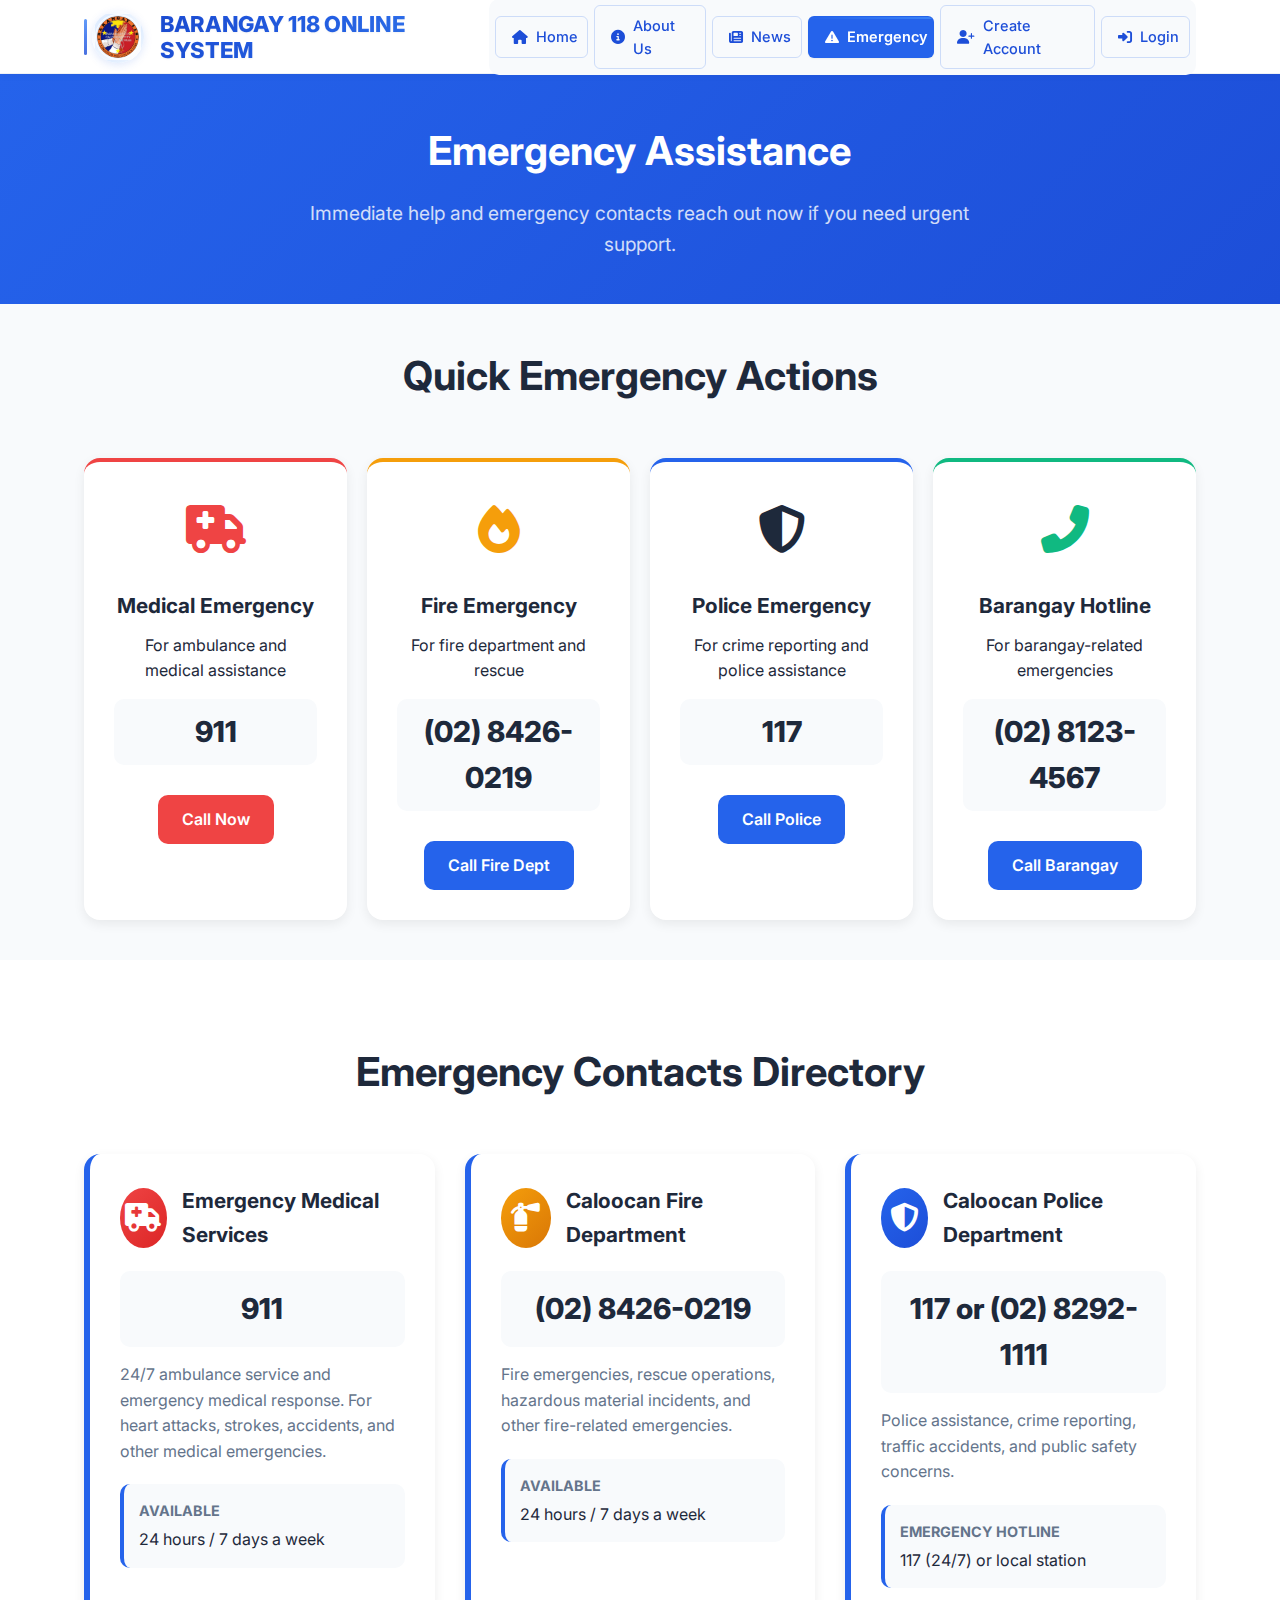
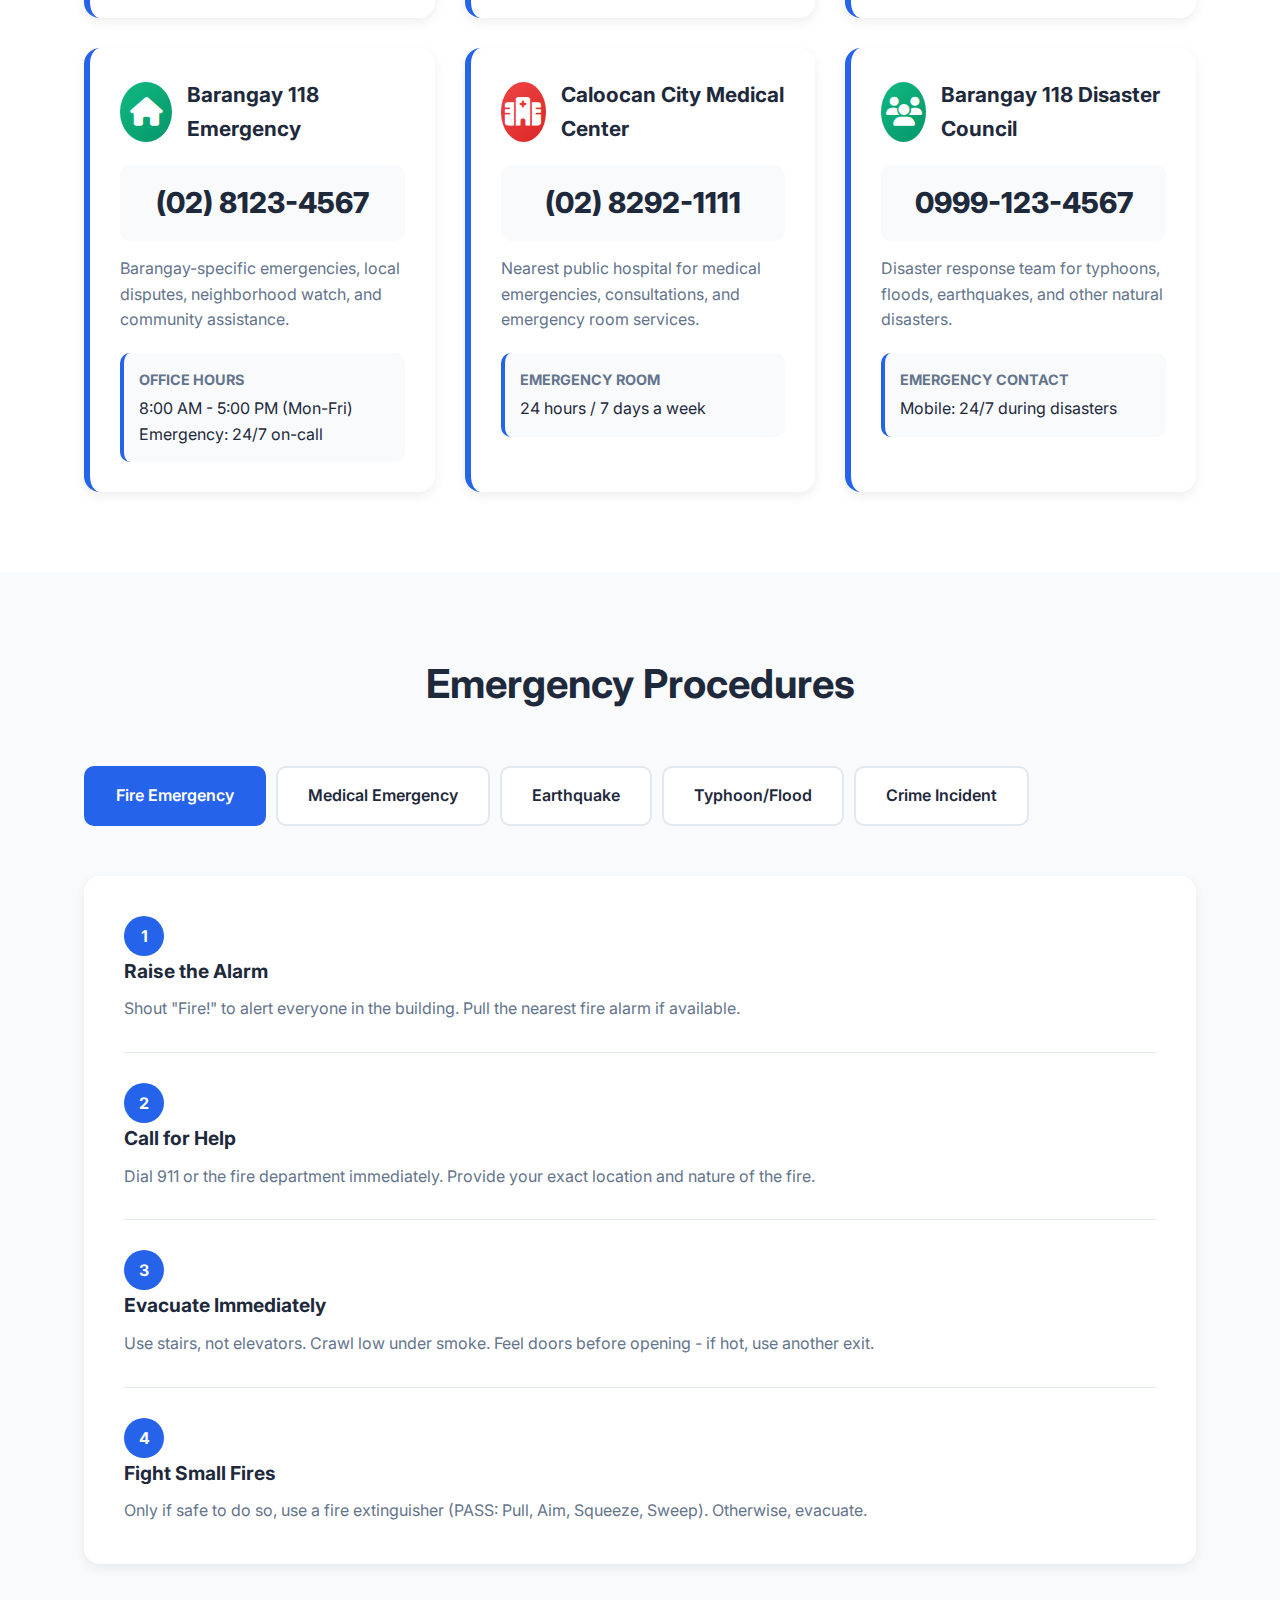
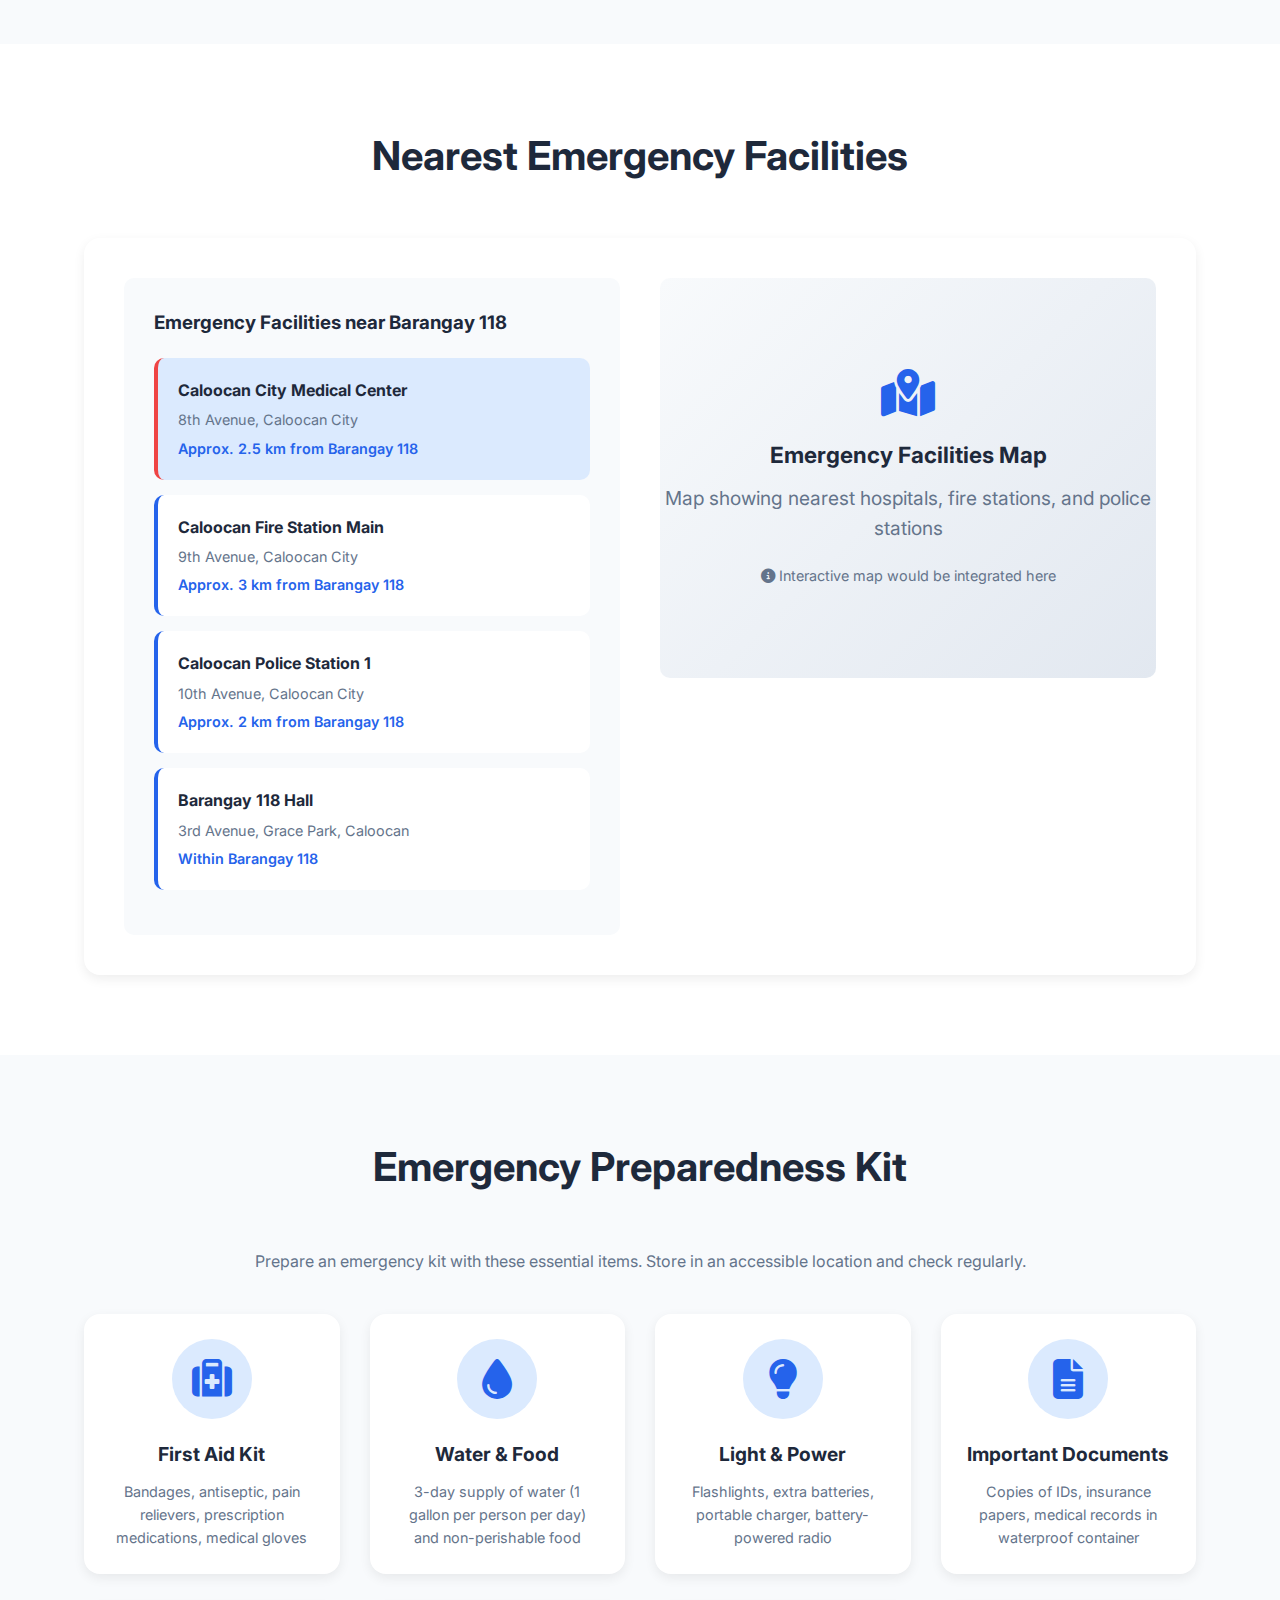
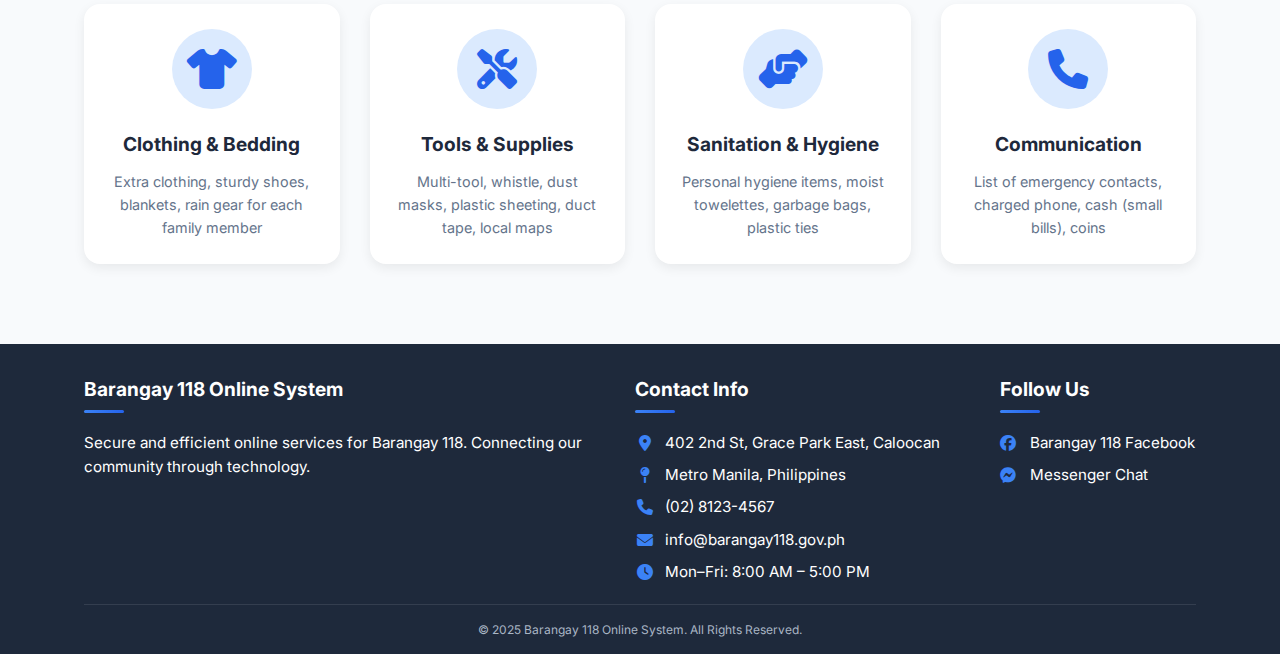
<file: Emergency.html>
<!DOCTYPE html>
<html lang="en">
<head>
    <meta charset="UTF-8">
    <meta name="viewport" content="width=device-width, initial-scale=1.0">
    <title>Emergency Services - Barangay 118</title>
    <link rel="shortcut icon" type="image/png" href="Logo-Favicon-removebg-preview.png">
    <meta name="description" content="Emergency contacts, procedures, and services for Barangay 118 residents">
    <meta name="keywords" content="emergency, barangay emergency, fire, police, ambulance, emergency contacts">
    
    <link rel="stylesheet" href="https://cdnjs.cloudflare.com/ajax/libs/font-awesome/6.4.0/css/all.min.css">
    <link rel="preconnect" href="https://fonts.googleapis.com">
    <link rel="preconnect" href="https://fonts.gstatic.com" crossorigin>
    <link href="https://fonts.googleapis.com/css2?family=Inter:wght@300;400;500;600;700;800&display=swap" rel="stylesheet">
    <link rel="stylesheet" href="Emergency.css">
</head>
<body>
    <!-- Header -->
    <header>
        <div class="container">
            <div class="navbar">
                <!-- LOGO -->
                <a href="index.html" id="home-logo" class="logo">
                    <img src="Logo-Favicon-removebg-preview.png" alt="Barangay 118 Logo" class="logo-image">
                    <h1 id="system-name">BARANGAY 118 ONLINE SYSTEM</h1>
                </a>

                <!-- NAVIGATION -->
                <nav class="nav-links">
                    <a href="index.html" aria-label="Home page">
                        <i class="fas fa-home"></i>
                        <span>Home</span>
                    </a>
                    <a href="AboutUs.html" aria-label="About Barangay 118 page">
                        <i class="fas fa-info-circle"></i>
                        <span>About Us</span>
                    </a>
                    <a href="News.html" aria-label="Barangay News page">
                        <i class="fas fa-newspaper"></i>
                        <span>News</span>
                    </a>
                    <a href="Emergency.html" class="active" aria-label="Barangay Emergency page">
                        <i class="fas fa-exclamation-triangle"></i>
                        <span>Emergency</span>
                    </a>
                    <a href="CreateAnAccount.html" aria-label="Create an account page">
                        <i class="fas fa-user-plus"></i>
                        <span>Create Account</span>
                    </a>
                    <a href="LogIn.html" aria-label="Login page">
                        <i class="fas fa-sign-in-alt"></i>
                        <span>Login</span>
                    </a>
                </nav>
            </div>
        </div>
    </header>

<!-- Hero Section -->
<section class="emergency-hero">
  <div class="container">
    <div class="emergency-hero-content">
      <h1>Emergency Assistance</h1>
      <p>Immediate help and emergency contacts reach out now if you need urgent support.</p>
    </div>
  </div>
</section>


    <!-- Quick Actions -->
    <section class="quick-actions">
        <div class="container">
            <h2 class="section-title">Quick Emergency Actions</h2>
            <div class="quick-actions-grid">
                <div class="action-card danger">
                    <div class="action-icon">
                        <i class="fas fa-ambulance"></i>
                    </div>
                    <h3>Medical Emergency</h3>
                    <p>For ambulance and medical assistance</p>
                    <div class="action-number emergency-pulse">911</div>
                    <a href="tel:911" class="action-btn danger">Call Now</a>
                </div>
                
                <div class="action-card warning">
                    <div class="action-icon">
                        <i class="fas fa-fire"></i>
                    </div>
                    <h3>Fire Emergency</h3>
                    <p>For fire department and rescue</p>
                    <div class="action-number">(02) 8426-0219</div>
                    <a href="tel:0284260219" class="action-btn">Call Fire Dept</a>
                </div>
                
                <div class="action-card">
                    <div class="action-icon">
                        <i class="fas fa-shield-alt"></i>
                    </div>
                    <h3>Police Emergency</h3>
                    <p>For crime reporting and police assistance</p>
                    <div class="action-number">117</div>
                    <a href="tel:117" class="action-btn">Call Police</a>
                </div>
                
                <div class="action-card success">
                    <div class="action-icon">
                        <i class="fas fa-phone-alt"></i>
                    </div>
                    <h3>Barangay Hotline</h3>
                    <p>For barangay-related emergencies</p>
                    <div class="action-number">(02) 8123-4567</div>
                    <a href="tel:0281234567" class="action-btn success">Call Barangay</a>
                </div>
            </div>
        </div>
    </section>

    <!-- Detailed Emergency Contacts -->
    <section class="emergency-contacts">
        <div class="container">
            <h2 class="section-title">Emergency Contacts Directory</h2>
            <div class="contacts-grid">
                <div class="contact-card">
                    <div class="contact-header">
                        <div class="contact-icon medical">
                            <i class="fas fa-ambulance"></i>
                        </div>
                        <h3 class="contact-title">Emergency Medical Services</h3>
                    </div>
                    <div class="contact-number">911</div>
                    <p class="contact-description">24/7 ambulance service and emergency medical response. For heart attacks, strokes, accidents, and other medical emergencies.</p>
                    <div class="contact-hours">
                        <h4>Available</h4>
                        <p>24 hours / 7 days a week</p>
                    </div>
                </div>
                
                <div class="contact-card">
                    <div class="contact-header">
                        <div class="contact-icon fire">
                            <i class="fas fa-fire-extinguisher"></i>
                        </div>
                        <h3 class="contact-title">Caloocan Fire Department</h3>
                    </div>
                    <div class="contact-number">(02) 8426-0219</div>
                    <p class="contact-description">Fire emergencies, rescue operations, hazardous material incidents, and other fire-related emergencies.</p>
                    <div class="contact-hours">
                        <h4>Available</h4>
                        <p>24 hours / 7 days a week</p>
                    </div>
                </div>
                
                <div class="contact-card">
                    <div class="contact-header">
                        <div class="contact-icon police">
                            <i class="fas fa-shield-alt"></i>
                        </div>
                        <h3 class="contact-title">Caloocan Police Department</h3>
                    </div>
                    <div class="contact-number">117 or (02) 8292-1111</div>
                    <p class="contact-description">Police assistance, crime reporting, traffic accidents, and public safety concerns.</p>
                    <div class="contact-hours">
                        <h4>Emergency Hotline</h4>
                        <p>117 (24/7) or local station</p>
                    </div>
                </div>
                
                <div class="contact-card">
                    <div class="contact-header">
                        <div class="contact-icon barangay">
                            <i class="fas fa-home"></i>
                        </div>
                        <h3 class="contact-title">Barangay 118 Emergency</h3>
                    </div>
                    <div class="contact-number">(02) 8123-4567</div>
                    <p class="contact-description">Barangay-specific emergencies, local disputes, neighborhood watch, and community assistance.</p>
                    <div class="contact-hours">
                        <h4>Office Hours</h4>
                        <p>8:00 AM - 5:00 PM (Mon-Fri)<br>Emergency: 24/7 on-call</p>
                    </div>
                </div>
                
                <div class="contact-card">
                    <div class="contact-header">
                        <div class="contact-icon medical">
                            <i class="fas fa-hospital"></i>
                        </div>
                        <h3 class="contact-title">Caloocan City Medical Center</h3>
                    </div>
                    <div class="contact-number">(02) 8292-1111</div>
                    <p class="contact-description">Nearest public hospital for medical emergencies, consultations, and emergency room services.</p>
                    <div class="contact-hours">
                        <h4>Emergency Room</h4>
                        <p>24 hours / 7 days a week</p>
                    </div>
                </div>
                
                <div class="contact-card">
                    <div class="contact-header">
                        <div class="contact-icon barangay">
                            <i class="fas fa-users"></i>
                        </div>
                        <h3 class="contact-title">Barangay 118 Disaster Council</h3>
                    </div>
                    <div class="contact-number">0999-123-4567</div>
                    <p class="contact-description">Disaster response team for typhoons, floods, earthquakes, and other natural disasters.</p>
                    <div class="contact-hours">
                        <h4>Emergency Contact</h4>
                        <p>Mobile: 24/7 during disasters</p>
                    </div>
                </div>
            </div>
        </div>
    </section>

    <!-- Emergency Procedures -->
    <section class="emergency-procedures">
        <div class="container">
            <h2 class="section-title">Emergency Procedures</h2>
            
            <div class="procedures-tabs">
                <div class="procedure-tab active" data-procedure="fire">Fire Emergency</div>
                <div class="procedure-tab" data-procedure="medical">Medical Emergency</div>
                <div class="procedure-tab" data-procedure="earthquake">Earthquake</div>
                <div class="procedure-tab" data-procedure="typhoon">Typhoon/Flood</div>
                <div class="procedure-tab" data-procedure="crime">Crime Incident</div>
            </div>
            
            <div class="procedure-content">
                <div class="procedure-list" id="fire-procedure">
                    <div class="procedure-step">
                        <span class="step-number">1</span>
                        <div class="step-content">
                            <h4>Raise the Alarm</h4>
                            <p>Shout "Fire!" to alert everyone in the building. Pull the nearest fire alarm if available.</p>
                        </div>
                    </div>
                    <div class="procedure-step">
                        <span class="step-number">2</span>
                        <div class="step-content">
                            <h4>Call for Help</h4>
                            <p>Dial 911 or the fire department immediately. Provide your exact location and nature of the fire.</p>
                        </div>
                    </div>
                    <div class="procedure-step">
                        <span class="step-number">3</span>
                        <div class="step-content">
                            <h4>Evacuate Immediately</h4>
                            <p>Use stairs, not elevators. Crawl low under smoke. Feel doors before opening - if hot, use another exit.</p>
                        </div>
                    </div>
                    <div class="procedure-step">
                        <span class="step-number">4</span>
                        <div class="step-content">
                            <h4>Fight Small Fires</h4>
                            <p>Only if safe to do so, use a fire extinguisher (PASS: Pull, Aim, Squeeze, Sweep). Otherwise, evacuate.</p>
                        </div>
                    </div>
                </div>
                
                <div class="procedure-list" id="medical-procedure" style="display: none;">
                    <div class="procedure-step">
                        <span class="step-number">1</span>
                        <div class="step-content">
                            <h4>Check the Scene</h4>
                            <p>Ensure the area is safe for you to approach. Check for any dangers like traffic, fire, or electricity.</p>
                        </div>
                    </div>
                    <div class="procedure-step">
                        <span class="step-number">2</span>
                        <div class="step-content">
                            <h4>Call for Help</h4>
                            <p>Dial 911 immediately. Tell them the location, what happened, number of victims, and condition.</p>
                        </div>
                    </div>
                    <div class="procedure-step">
                        <span class="step-number">3</span>
                        <div class="step-content">
                            <h4>Provide Basic Care</h4>
                            <p>If trained, provide CPR or first aid. Otherwise, keep the person calm and comfortable until help arrives.</p>
                        </div>
                    </div>
                    <div class="procedure-step">
                        <span class="step-number">4</span>
                        <div class="step-content">
                            <h4>Prepare for Arrival</h4>
                            <p>Clear a path for emergency vehicles. Have someone wait outside to guide responders.</p>
                        </div>
                    </div>
                </div>
            </div>
        </div>
    </section>

    <!-- Emergency Locations Map -->
    <section class="emergency-map">
        <div class="container">
            <h2 class="section-title">Nearest Emergency Facilities</h2>
            
            <div class="map-container">
                <div class="map-grid">
                    <div class="map-sidebar">
                        <h3 style="margin-bottom: 20px; color: var(--dark);">Emergency Facilities near Barangay 118</h3>
                        <ul class="location-list">
                            <li class="location-item active" data-location="medical">
                                <div class="location-name">Caloocan City Medical Center</div>
                                <div class="location-address">8th Avenue, Caloocan City</div>
                                <div class="location-distance">Approx. 2.5 km from Barangay 118</div>
                            </li>
                            <li class="location-item" data-location="fire">
                                <div class="location-name">Caloocan Fire Station Main</div>
                                <div class="location-address">9th Avenue, Caloocan City</div>
                                <div class="location-distance">Approx. 3 km from Barangay 118</div>
                            </li>
                            <li class="location-item" data-location="police">
                                <div class="location-name">Caloocan Police Station 1</div>
                                <div class="location-address">10th Avenue, Caloocan City</div>
                                <div class="location-distance">Approx. 2 km from Barangay 118</div>
                            </li>
                            <li class="location-item" data-location="barangay">
                                <div class="location-name">Barangay 118 Hall</div>
                                <div class="location-address">3rd Avenue, Grace Park, Caloocan</div>
                                <div class="location-distance">Within Barangay 118</div>
                            </li>
                        </ul>
                    </div>
                    
                    <div class="map-placeholder">
                        <div style="text-align: center;">
                            <i class="fas fa-map-marked-alt" style="font-size: 3rem; margin-bottom: 20px; display: block; color: var(--primary);"></i>
                            <h3 style="margin-bottom: 10px; color: var(--dark);">Emergency Facilities Map</h3>
                            <p>Map showing nearest hospitals, fire stations, and police stations</p>
                            <p style="font-size: 0.9rem; margin-top: 20px; color: var(--gray);">
                                <i class="fas fa-info-circle"></i> Interactive map would be integrated here
                            </p>
                        </div>
                    </div>
                </div>
            </div>
        </div>
    </section>

    <!-- Emergency Kit -->
    <section class="emergency-kit">
        <div class="container">
            <h2 class="section-title">Emergency Preparedness Kit</h2>
            <p style="text-align: center; max-width: 800px; margin: 0 auto 40px; color: var(--gray);">
                Prepare an emergency kit with these essential items. Store in an accessible location and check regularly.
            </p>
            
            <div class="kit-grid">
                <div class="kit-item">
                    <div class="kit-icon">
                        <i class="fas fa-medkit"></i>
                    </div>
                    <h4>First Aid Kit</h4>
                    <p>Bandages, antiseptic, pain relievers, prescription medications, medical gloves</p>
                </div>
                
                <div class="kit-item">
                    <div class="kit-icon">
                        <i class="fas fa-tint"></i>
                    </div>
                    <h4>Water & Food</h4>
                    <p>3-day supply of water (1 gallon per person per day) and non-perishable food</p>
                </div>
                
                <div class="kit-item">
                    <div class="kit-icon">
                        <i class="fas fa-lightbulb"></i>
                    </div>
                    <h4>Light & Power</h4>
                    <p>Flashlights, extra batteries, portable charger, battery-powered radio</p>
                </div>
                
                <div class="kit-item">
                    <div class="kit-icon">
                        <i class="fas fa-file-alt"></i>
                    </div>
                    <h4>Important Documents</h4>
                    <p>Copies of IDs, insurance papers, medical records in waterproof container</p>
                </div>
                
                <div class="kit-item">
                    <div class="kit-icon">
                        <i class="fas fa-tshirt"></i>
                    </div>
                    <h4>Clothing & Bedding</h4>
                    <p>Extra clothing, sturdy shoes, blankets, rain gear for each family member</p>
                </div>
                
                <div class="kit-item">
                    <div class="kit-icon">
                        <i class="fas fa-tools"></i>
                    </div>
                    <h4>Tools & Supplies</h4>
                    <p>Multi-tool, whistle, dust masks, plastic sheeting, duct tape, local maps</p>
                </div>
                
                <div class="kit-item">
                    <div class="kit-icon">
                        <i class="fas fa-hands-helping"></i>
                    </div>
                    <h4>Sanitation & Hygiene</h4>
                    <p>Personal hygiene items, moist towelettes, garbage bags, plastic ties</p>
                </div>
                
                <div class="kit-item">
                    <div class="kit-icon">
                        <i class="fas fa-phone"></i>
                    </div>
                    <h4>Communication</h4>
                    <p>List of emergency contacts, charged phone, cash (small bills), coins</p>
                </div>
            </div>
        </div>
    </section>

<!-- Footer -->
<footer id="footer">
    <div class="container" id="footer-container">
        <div class="footer-content" id="footer-content">

            <!-- Left Column: System Info -->
            <div class="footer-column" id="footer-system-column">
                <h3 id="footer-title" class="footer-title">
                    Barangay 118 Online System
                </h3>
                <p id="footer-description" class="footer-description">
                    Secure and efficient online services for Barangay 118. Connecting our community through technology.
                </p>
            </div>

            <!-- Center Footer -->
            <div class="footer-center" id="footer-center">
                <div class="footer-row" id="footer-row">

                    <!-- Contact Info -->
                    <div class="footer-column" id="footer-contact-column">
                        <h3 id="footer-contact-title">Contact Info</h3>

                        <ul id="footer-contact-info" class="footer-contact-info">
                            <li>
                                <i class="fas fa-map-marker-alt"></i>
                                <span id="footer-address-line1">
                                    402 2nd St, Grace Park East, Caloocan
                                </span>
                            </li>
                            <li>
                                <i class="fas fa-map-pin"></i>
                                <span id="footer-address-line2">
                                    Metro Manila, Philippines
                                </span>
                            </li>
                            <li>
                                <i class="fas fa-phone"></i>
                                <span id="footer-phone">
                                    (02) 8123-4567
                                </span>
                            </li>
                            <li>
                                <i class="fas fa-envelope"></i>
                                <span id="footer-email">
                                    info@barangay118.gov.ph
                                </span>
                            </li>
                            <li>
                                <i class="fas fa-clock"></i>
                                <span id="footer-office-hours">
                                    Mon–Fri: 8:00 AM – 5:00 PM
                                </span>
                            </li>
                        </ul>
                    </div>

                    <!-- Social / Links -->
                    <div class="footer-column" id="footer-links-column">
                        <h3 id="footer-social-title">Follow Us</h3>

                        <ul class="footer-links" id="footer-social-links">
                            <li id="footer-facebook-item">
                                <i class="fab fa-facebook"></i>
                                <a
                                    id="footer-facebook-link"
                                    href="https://facebook.com/barangay118"
                                    target="_blank"
                                >
                                    <span id="footer-facebook-text">
                                        Barangay 118 Facebook
                                    </span>
                                </a>
                            </li>

                            <li id="footer-messenger-item">
                                <i class="fab fa-facebook-messenger"></i>
                                <a
                                    id="footer-messenger-link"
                                    href="https://m.me/barangay118"
                                    target="_blank"
                                >
                                    <span id="footer-messenger-text">
                                        Messenger Chat
                                    </span>
                                </a>
                            </li>
                        </ul>
                    </div>

                </div>
            </div>

        </div>

        <!-- Copyright -->
        <div class="copyright" id="footer-copyright">
            <p id="copyright-text">
                &copy; 2025 Barangay 118 Online System. All Rights Reserved.
            </p>
        </div>
    </div>
</footer>

    <script src="Emergency.js"></script>

</body>
</html>
</file>
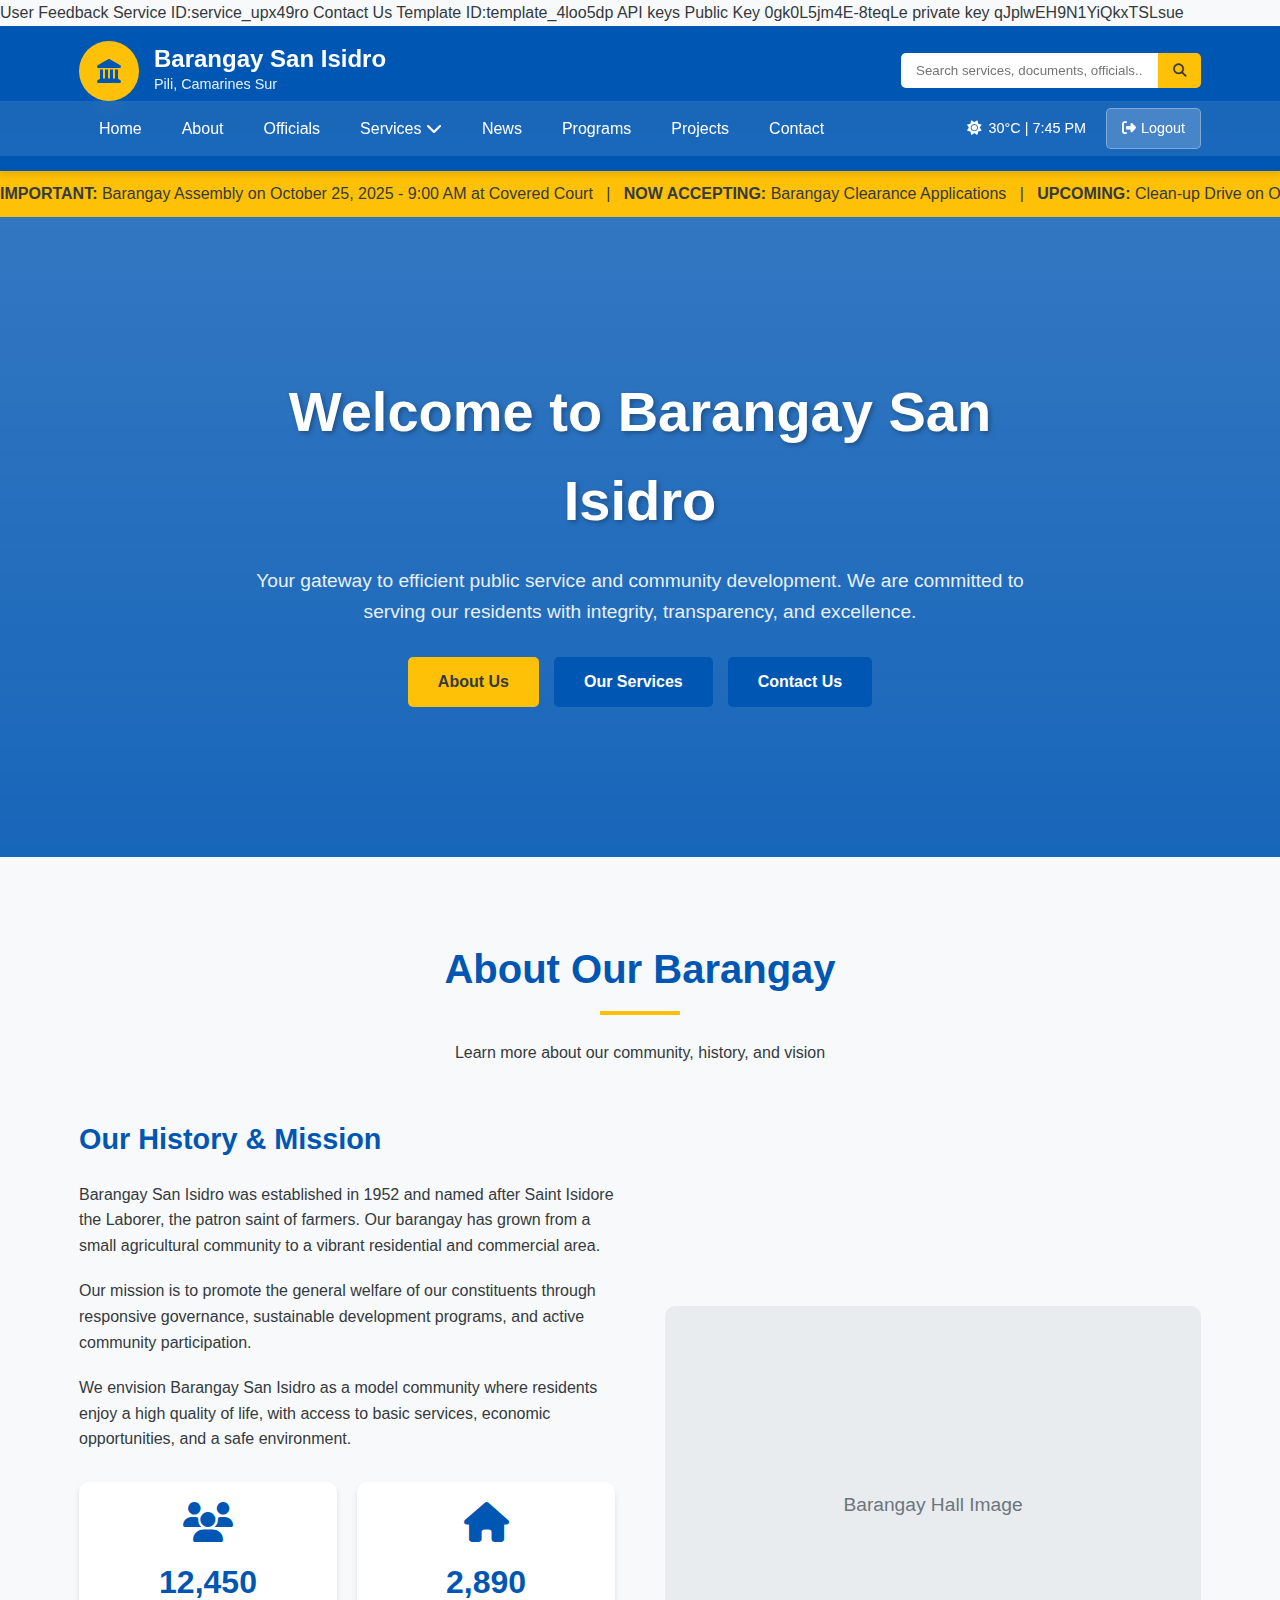
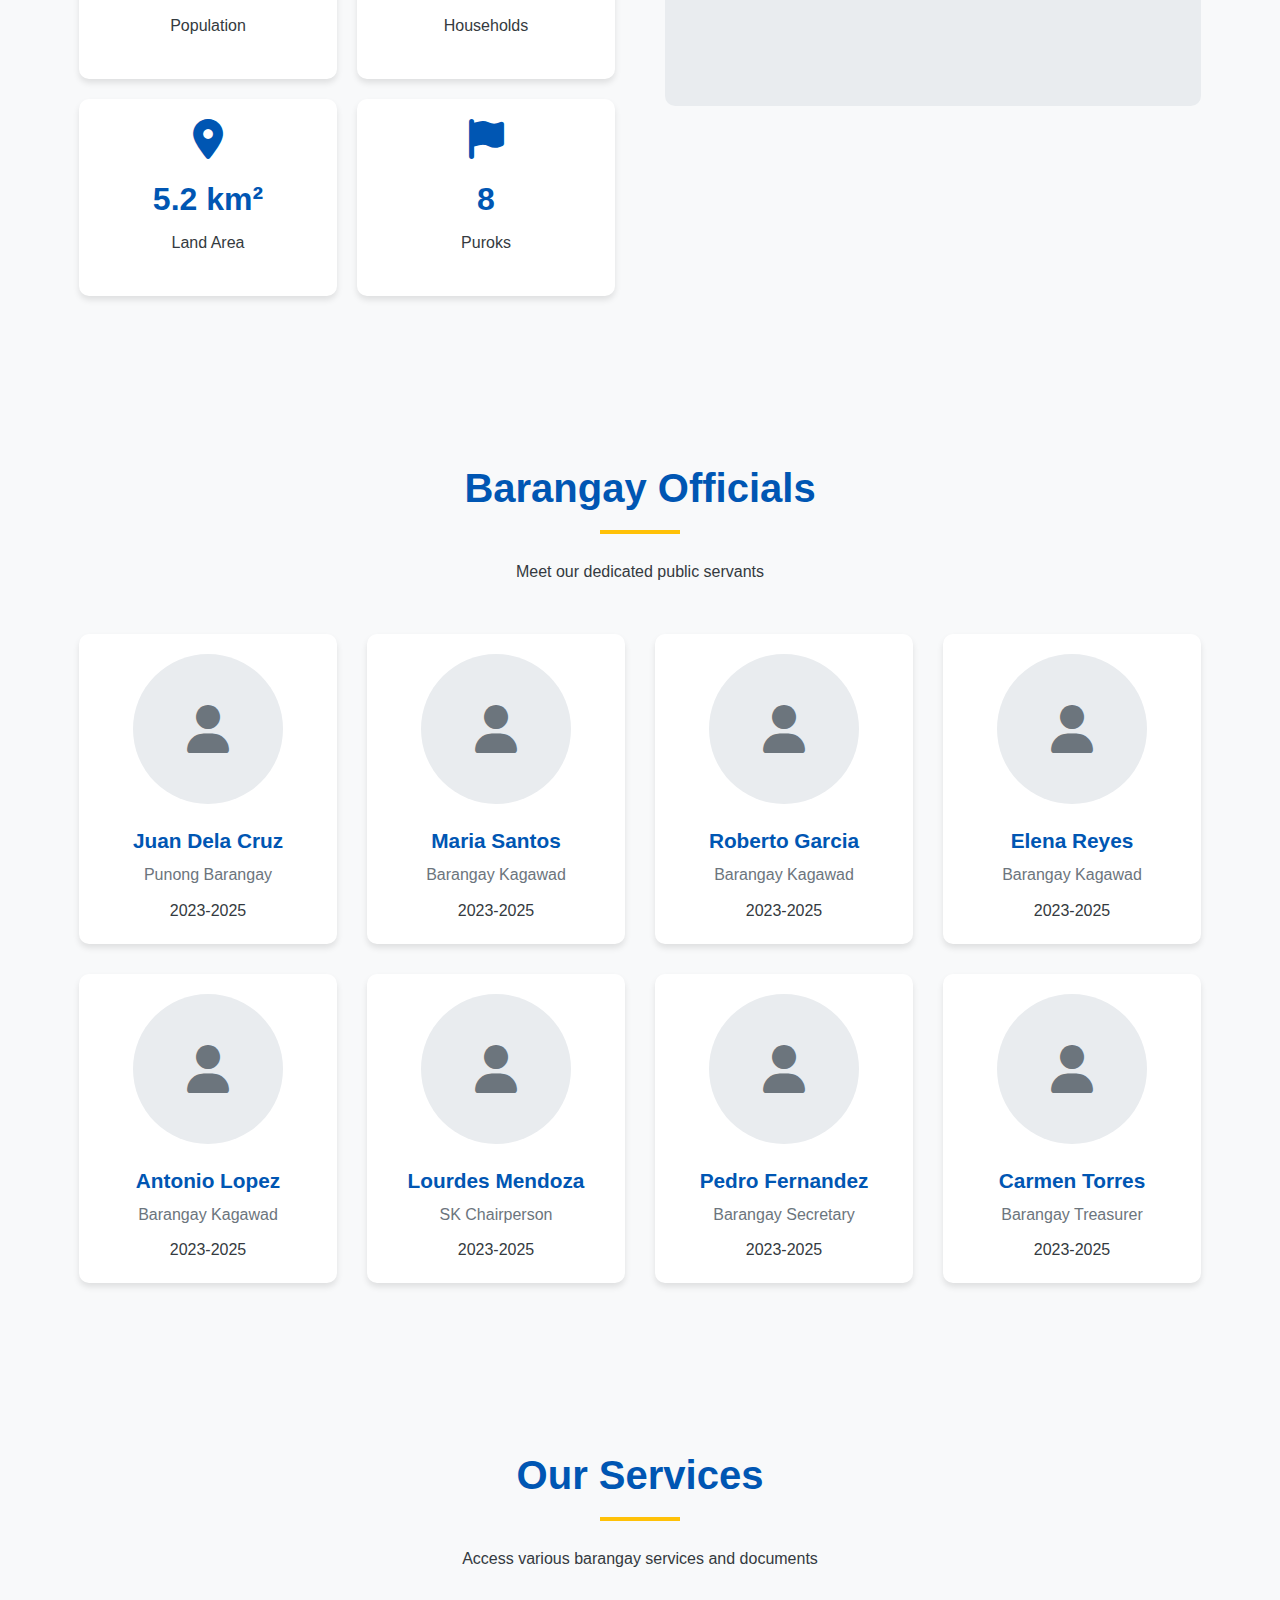
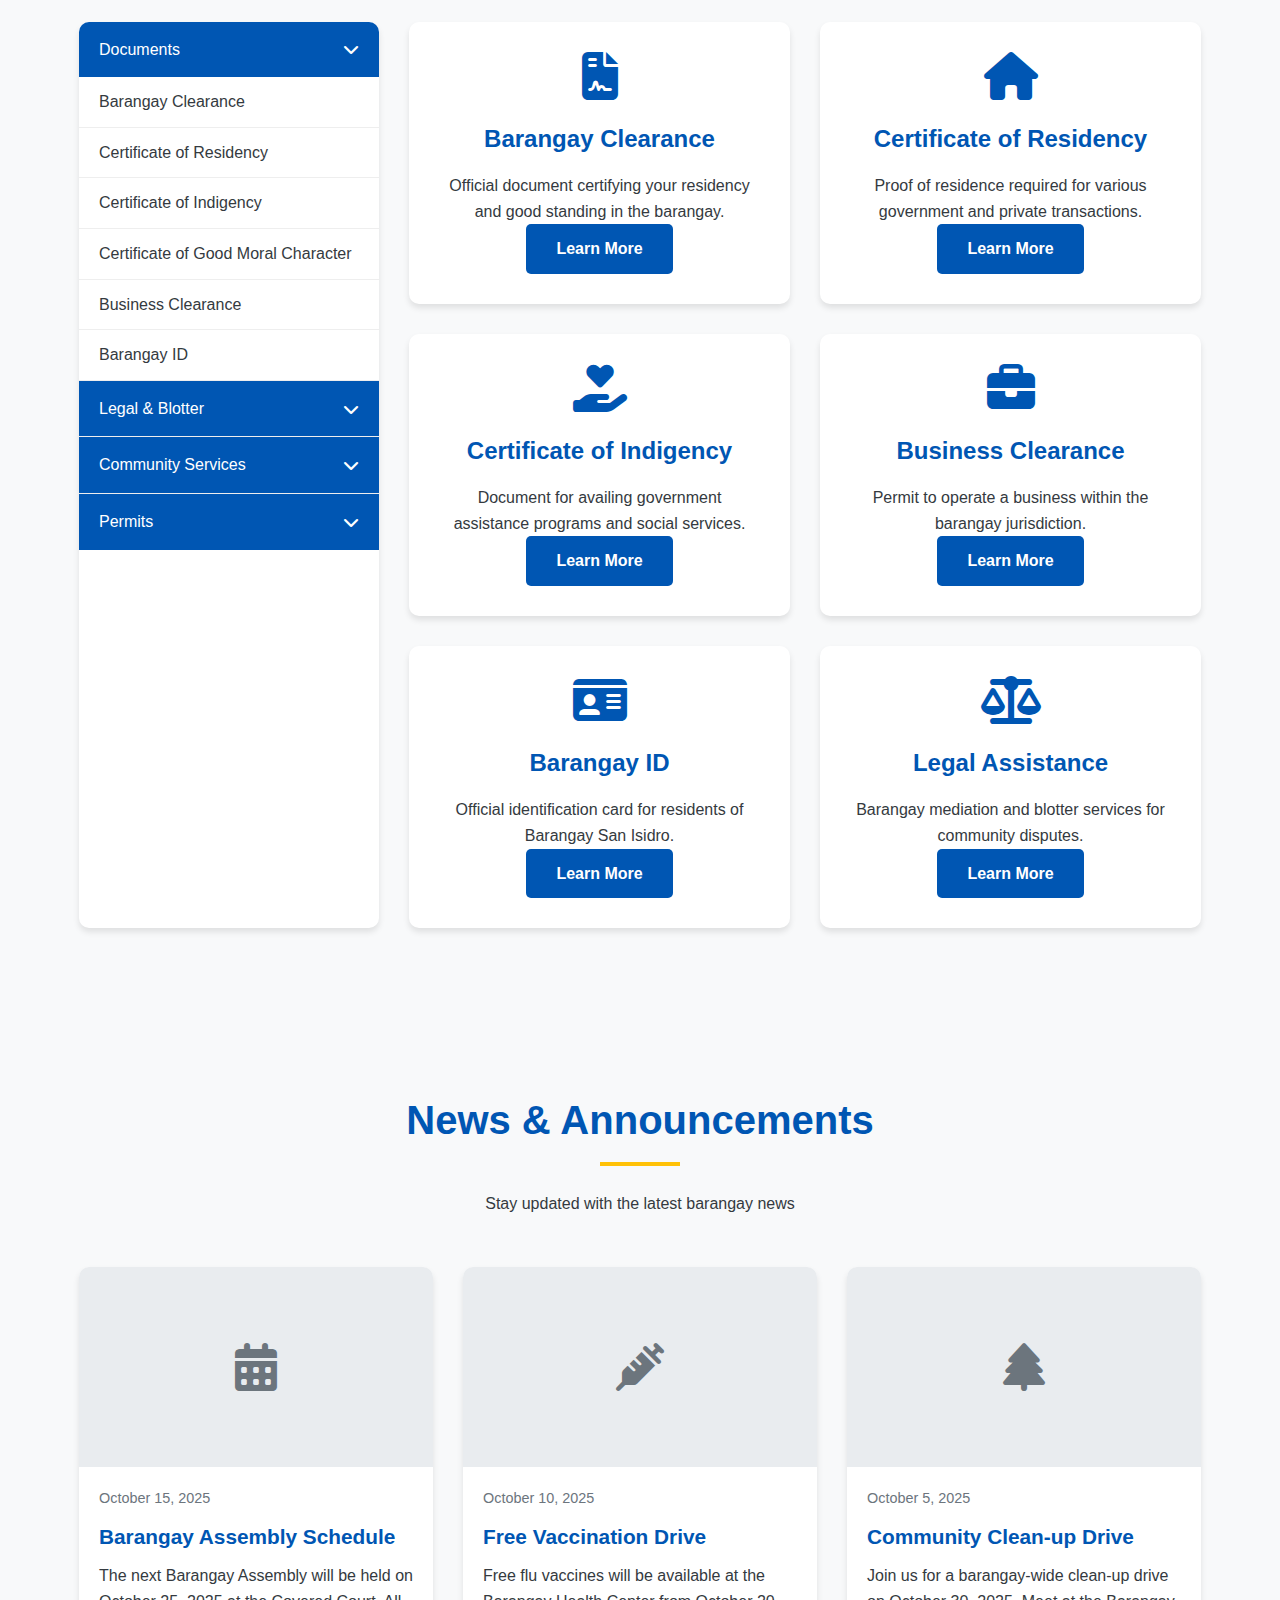
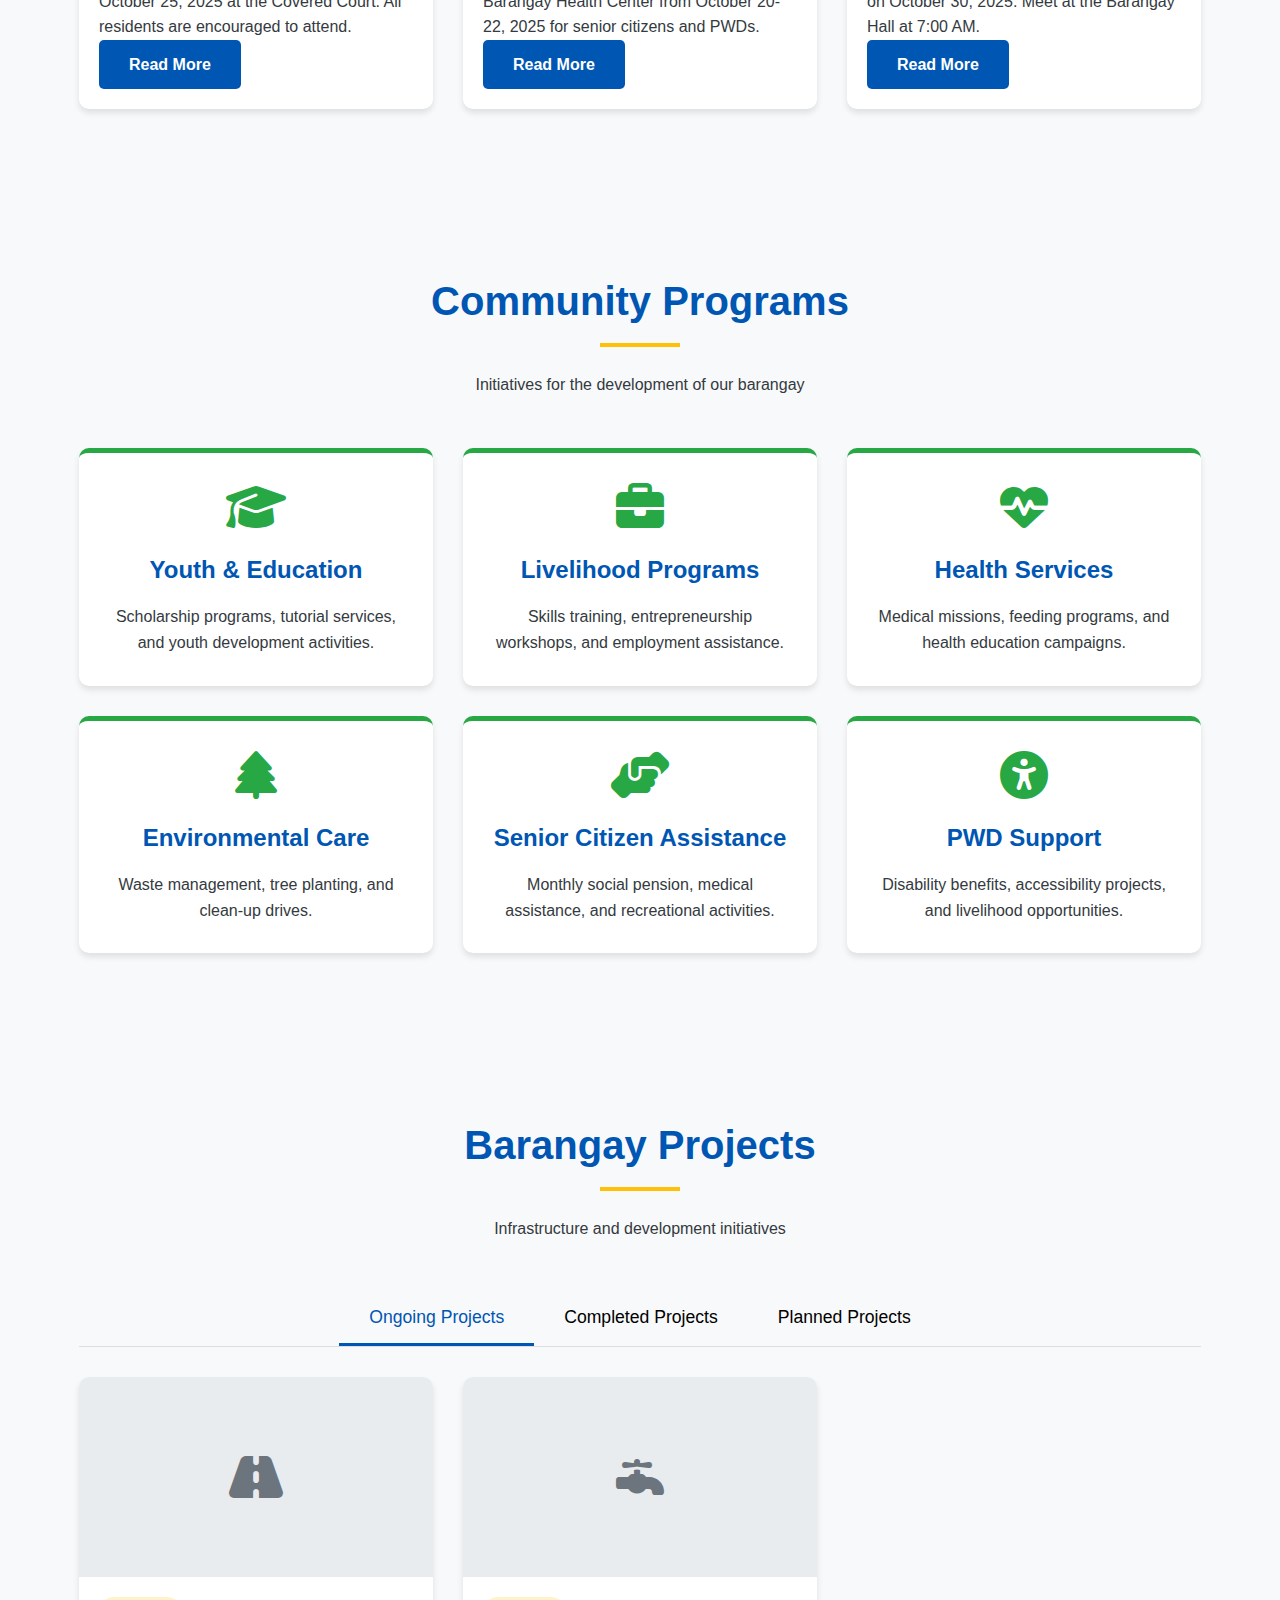
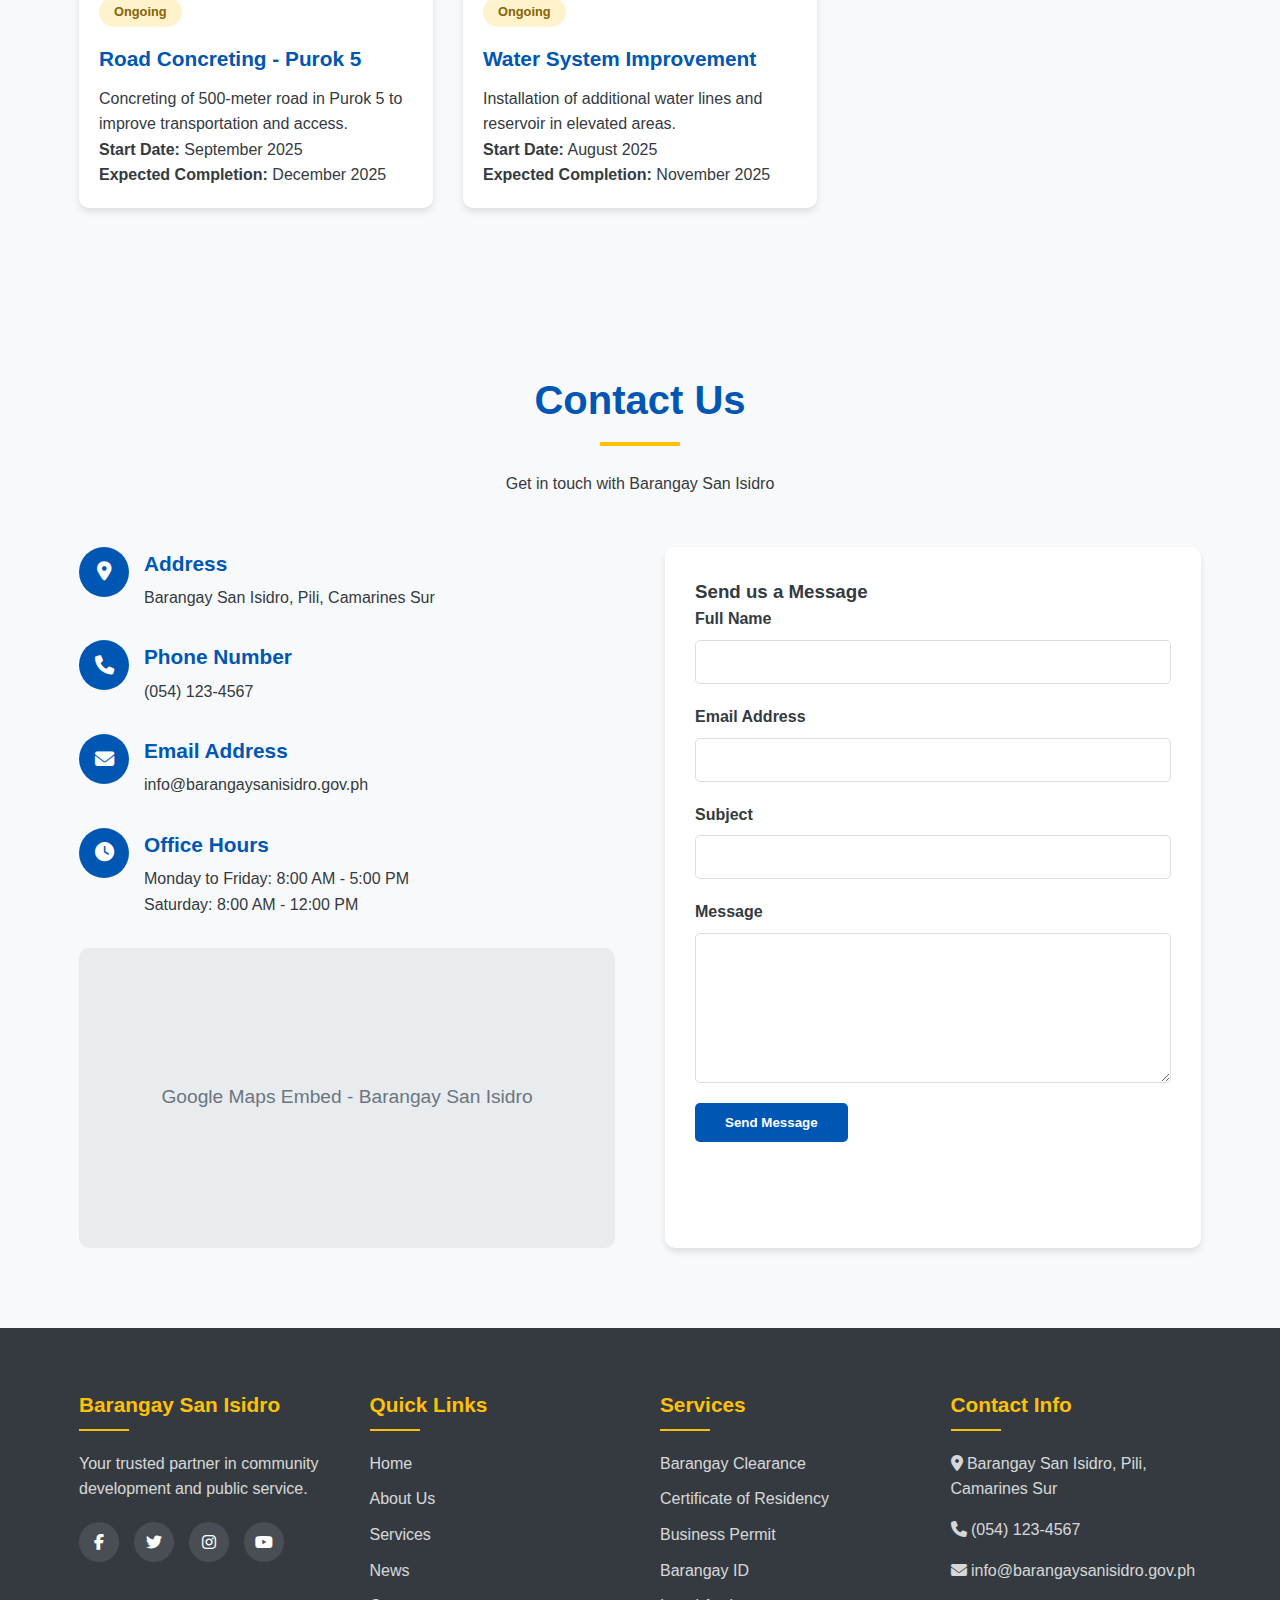
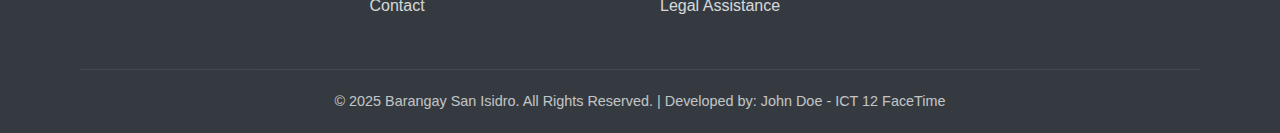
<file: Explore123.html>
User Feedback
Service ID:service_upx49ro

Contact Us
Template ID:template_4loo5dp

API keys
Public Key
0gk0L5jm4E-8teqLe

private key
qJplwEH9N1YiQkxTSLsue

<!DOCTYPE html>
<html lang="en">
<head>
    <meta charset="UTF-8">
    <meta name="viewport" content="width=device-width, initial-scale=1.0">
    <title>Barangay San Isidro - Official Website</title>
    <link rel="stylesheet" href="https://cdnjs.cloudflare.com/ajax/libs/font-awesome/6.4.0/css/all.min.css">
    <style>
        /* CSS Variables */
        :root {
            --primary: #0056b3;
            --secondary: #ffc107;
            --accent: #28a745;
            --light: #f8f9fa;
            --dark: #343a40;
            --white: #ffffff;
            --gray: #6c757d;
            --shadow: 0 4px 6px rgba(0, 0, 0, 0.1);
            --transition: all 0.3s ease;
        }

        /* Global Styles */
        * {
            margin: 0;
            padding: 0;
            box-sizing: border-box;
            font-family: 'Segoe UI', Tahoma, Geneva, Verdana, sans-serif;
        }

        html {
            scroll-behavior: smooth;
        }

        body {
            background-color: var(--light);
            color: var(--dark);
            line-height: 1.6;
        }

        .container {
            width: 90%;
            max-width: 90%;
            margin: 0 auto;
            padding: 0 15px;
        }

        section {
            padding: 80px 0;
        }

        .section-title {
            text-align: center;
            margin-bottom: 50px;
            position: relative;
        }

        .section-title h2 {
            font-size: 2.5rem;
            color: var(--primary);
            margin-bottom: 15px;
            display: inline-block;
        }

        .section-title h2::after {
            content: '';
            display: block;
            width: 80px;
            height: 4px;
            background: var(--secondary);
            margin: 10px auto;
        }

        .btn {
            display: inline-block;
            padding: 12px 30px;
            background: var(--primary);
            color: var(--white);
            border: none;
            border-radius: 5px;
            cursor: pointer;
            text-decoration: none;
            font-weight: 600;
            transition: var(--transition);
            text-align: center;
        }

        .btn:hover {
            background: #004494;
            transform: translateY(-3px);
            box-shadow: var(--shadow);
        }

        .btn-secondary {
            background: var(--secondary);
            color: var(--dark);
        }

        .btn-secondary:hover {
            background: #e0a800;
        }

        .btn-danger {
            background: #dc3545;
            color: var(--white);
        }

        .btn-danger:hover {
            background: #c82333;
        }

        .card {
            background: var(--white);
            border-radius: 10px;
            overflow: hidden;
            box-shadow: var(--shadow);
            transition: var(--transition);
        }

        .card:hover {
            transform: translateY(-10px);
            box-shadow: 0 10px 20px rgba(0, 0, 0, 0.15);
        }

        /* Header Styles */
        header {
            background: var(--primary);
            color: var(--white);
            padding: 15px 0;
            position: sticky;
            top: 0;
            z-index: 1000;
            box-shadow: var(--shadow);
        }

        .header-container {
            display: flex;
            justify-content: space-between;
            align-items: center;
        }

        .logo {
            display: flex;
            align-items: center;
            gap: 15px;
        }

        .logo-img {
            width: 60px;
            height: 60px;
            background: var(--secondary);
            border-radius: 50%;
            display: flex;
            align-items: center;
            justify-content: center;
            font-size: 24px;
            color: var(--primary);
        }

        .logo-text h1 {
            font-size: 1.5rem;
            line-height: 1.2;
        }

        .logo-text span {
            font-size: 0.9rem;
            opacity: 0.9;
        }

        .search-bar {
            display: flex;
            width: 300px;
        }

        .search-bar input {
            flex: 1;
            padding: 10px 15px;
            border: none;
            border-radius: 5px 0 0 5px;
            outline: none;
        }

        .search-bar button {
            background: var(--secondary);
            color: var(--dark);
            border: none;
            padding: 0 15px;
            border-radius: 0 5px 5px 0;
            cursor: pointer;
        }

        /* Navigation */
        nav {
            background: rgba(255, 255, 255, 0.1);
            backdrop-filter: blur(10px);
        }

        .nav-container {
            display: flex;
            justify-content: space-between;
            align-items: center;
        }

        .main-nav {
            display: flex;
            list-style: none;
        }

        .main-nav li {
            position: relative;
        }

        .main-nav a {
            color: var(--white);
            text-decoration: none;
            padding: 15px 20px;
            display: block;
            font-weight: 500;
            transition: var(--transition);
        }

        .main-nav a:hover {
            background: rgba(255, 255, 255, 0.2);
        }

        .main-nav .dropdown:hover .dropdown-menu {
            display: block;
        }

        .dropdown-menu {
            display: none;
            position: absolute;
            background: var(--white);
            min-width: 220px;
            box-shadow: var(--shadow);
            border-radius: 0 0 5px 5px;
            z-index: 100;
        }

        .dropdown-menu a {
            color: var(--dark);
            padding: 12px 20px;
            border-bottom: 1px solid #eee;
        }

        .dropdown-menu a:hover {
            background: var(--light);
            color: var(--primary);
        }

        .mobile-menu-btn {
            display: none;
            background: none;
            border: none;
            color: var(--white);
            font-size: 1.5rem;
            cursor: pointer;
        }

        .nav-right {
            display: flex;
            align-items: center;
            gap: 20px;
        }

        .weather-widget {
            display: flex;
            align-items: center;
            gap: 8px;
            font-size: 0.9rem;
        }

        .logout-btn {
            background: rgba(255, 255, 255, 0.2);
            color: var(--white);
            border: 1px solid rgba(255, 255, 255, 0.3);
            padding: 8px 15px;
            border-radius: 5px;
            cursor: pointer;
            text-decoration: none;
            font-size: 0.9rem;
            transition: var(--transition);
            display: flex;
            align-items: center;
            gap: 5px;
        }

        .logout-btn:hover {
            background: rgba(255, 255, 255, 0.3);
        }

        /* Announcement Banner */
        .announcement-banner {
            background: var(--secondary);
            padding: 10px 0;
            overflow: hidden;
        }

        .marquee {
            white-space: nowrap;
            animation: marquee 30s linear infinite;
        }

        @keyframes marquee {
            0% { transform: translateX(100%); }
            100% { transform: translateX(-100%); }
        }

        /* Hero Section */
        .hero {
            background: linear-gradient(rgba(0, 86, 179, 0.8), rgba(0, 86, 179, 0.9)), url('https://images.unsplash.com/photo-1582213782179-e0d53f98f2ca?ixlib=rb-4.0.3&auto=format&fit=crop&w=1950&q=80');
            background-size: cover;
            background-position: center;
            color: var(--white);
            padding: 150px 0;
            text-align: center;
        }

        .hero-content {
            max-width: 800px;
            margin: 0 auto;
        }

        .hero h1 {
            font-size: 3.5rem;
            margin-bottom: 20px;
            text-shadow: 2px 2px 5px rgba(0, 0, 0, 0.3);
        }

        .hero p {
            font-size: 1.2rem;
            margin-bottom: 30px;
            opacity: 0.9;
        }

        .hero-buttons {
            display: flex;
            gap: 15px;
            justify-content: center;
            flex-wrap: wrap;
        }

        /* About Section */
        .about-content {
            display: grid;
            grid-template-columns: 1fr 1fr;
            gap: 50px;
            align-items: center;
        }

        .about-text h3 {
            font-size: 1.8rem;
            margin-bottom: 20px;
            color: var(--primary);
        }

        .about-text p {
            margin-bottom: 20px;
        }

        .about-stats {
            display: grid;
            grid-template-columns: repeat(2, 1fr);
            gap: 20px;
            margin-top: 30px;
        }

        .stat-item {
            text-align: center;
            padding: 20px;
            background: var(--white);
            border-radius: 10px;
            box-shadow: var(--shadow);
        }

        .stat-item i {
            font-size: 2.5rem;
            color: var(--primary);
            margin-bottom: 15px;
        }

        .stat-item h4 {
            font-size: 2rem;
            color: var(--primary);
            margin-bottom: 5px;
        }

        .about-image img {
            width: 100%;
            border-radius: 10px;
            box-shadow: var(--shadow);
        }

        /* Officials Section */
        .officials-grid {
            display: grid;
            grid-template-columns: repeat(auto-fill, minmax(250px, 1fr));
            gap: 30px;
        }

        .official-card {
            text-align: center;
            padding: 20px;
        }

        .official-img {
            width: 150px;
            height: 150px;
            border-radius: 50%;
            margin: 0 auto 20px;
            background: #e9ecef;
            display: flex;
            align-items: center;
            justify-content: center;
            font-size: 3rem;
            color: var(--gray);
        }

        .official-card h3 {
            font-size: 1.3rem;
            margin-bottom: 5px;
            color: var(--primary);
        }

        .official-card p {
            color: var(--gray);
            margin-bottom: 10px;
        }

        /* Services Section */
        .services-container {
            display: grid;
            grid-template-columns: 300px 1fr;
            gap: 30px;
        }

        .sidebar {
            background: var(--white);
            border-radius: 10px;
            box-shadow: var(--shadow);
            overflow: hidden;
        }

        .sidebar-category {
            border-bottom: 1px solid #eee;
        }

        .sidebar-category:last-child {
            border-bottom: none;
        }

        .category-header {
            padding: 15px 20px;
            background: var(--primary);
            color: var(--white);
            cursor: pointer;
            display: flex;
            justify-content: space-between;
            align-items: center;
        }

        .category-header i {
            transition: var(--transition);
        }

        .category-content {
            max-height: 0;
            overflow: hidden;
            transition: var(--transition);
        }

        .category-content.active {
            max-height: 500px;
        }

        .category-item {
            padding: 12px 20px;
            border-bottom: 1px solid #eee;
            cursor: pointer;
            transition: var(--transition);
        }

        .category-item:last-child {
            border-bottom: none;
        }

        .category-item:hover {
            background: var(--light);
            color: var(--primary);
        }

        .services-content {
            display: grid;
            grid-template-columns: repeat(auto-fill, minmax(300px, 1fr));
            gap: 30px;
        }

        .service-card {
            padding: 30px;
            text-align: center;
        }

        .service-card i {
            font-size: 3rem;
            color: var(--primary);
            margin-bottom: 20px;
        }

        .service-card h3 {
            font-size: 1.5rem;
            margin-bottom: 15px;
            color: var(--primary);
        }

        /* News Section */
        .news-grid {
            display: grid;
            grid-template-columns: repeat(auto-fill, minmax(350px, 1fr));
            gap: 30px;
        }

        .news-card {
            padding: 0;
        }

        .news-img {
            height: 200px;
            background: #e9ecef;
            display: flex;
            align-items: center;
            justify-content: center;
            font-size: 3rem;
            color: var(--gray);
        }

        .news-content {
            padding: 20px;
        }

        .news-date {
            color: var(--gray);
            font-size: 0.9rem;
            margin-bottom: 10px;
        }

        .news-content h3 {
            font-size: 1.3rem;
            margin-bottom: 10px;
            color: var(--primary);
        }

        /* Programs Section */
        .programs-container {
            display: grid;
            grid-template-columns: repeat(auto-fill, minmax(300px, 1fr));
            gap: 30px;
        }

        .program-card {
            padding: 30px;
            text-align: center;
            border-top: 5px solid var(--accent);
        }

        .program-card i {
            font-size: 3rem;
            color: var(--accent);
            margin-bottom: 20px;
        }

        .program-card h3 {
            font-size: 1.5rem;
            margin-bottom: 15px;
            color: var(--primary);
        }

        /* Projects Section */
        .projects-tabs {
            display: flex;
            justify-content: center;
            margin-bottom: 30px;
            border-bottom: 1px solid #ddd;
        }

        .tab-btn {
            padding: 15px 30px;
            background: none;
            border: none;
            font-size: 1.1rem;
            cursor: pointer;
            transition: var(--transition);
            border-bottom: 3px solid transparent;
        }

        .tab-btn.active {
            color: var(--primary);
            border-bottom: 3px solid var(--primary);
        }

        .tab-content {
            display: none;
        }

        .tab-content.active {
            display: block;
        }

        .projects-grid {
            display: grid;
            grid-template-columns: repeat(auto-fill, minmax(350px, 1fr));
            gap: 30px;
        }

        .project-card {
            padding: 0;
        }

        .project-img {
            height: 200px;
            background: #e9ecef;
            display: flex;
            align-items: center;
            justify-content: center;
            font-size: 3rem;
            color: var(--gray);
        }

        .project-content {
            padding: 20px;
        }

        .project-status {
            display: inline-block;
            padding: 5px 15px;
            border-radius: 20px;
            font-size: 0.8rem;
            font-weight: 600;
            margin-bottom: 15px;
        }

        .status-ongoing {
            background: #fff3cd;
            color: #856404;
        }

        .status-completed {
            background: #d1ecf1;
            color: #0c5460;
        }

        .project-content h3 {
            font-size: 1.3rem;
            margin-bottom: 10px;
            color: var(--primary);
        }

        /* Contact Section */
        .contact-container {
            display: grid;
            grid-template-columns: 1fr 1fr;
            gap: 50px;
        }

        .contact-info {
            display: flex;
            flex-direction: column;
            gap: 30px;
        }

        .contact-item {
            display: flex;
            align-items: flex-start;
            gap: 15px;
        }

        .contact-icon {
            width: 50px;
            height: 50px;
            background: var(--primary);
            color: var(--white);
            border-radius: 50%;
            display: flex;
            align-items: center;
            justify-content: center;
            font-size: 1.2rem;
        }

        .contact-details h3 {
            font-size: 1.3rem;
            margin-bottom: 5px;
            color: var(--primary);
        }

        .map-container {
            height: 300px;
            background: #e9ecef;
            border-radius: 10px;
            overflow: hidden;
            display: flex;
            align-items: center;
            justify-content: center;
            font-size: 1.2rem;
            color: var(--gray);
        }

        .contact-form {
            background: var(--white);
            padding: 30px;
            border-radius: 10px;
            box-shadow: var(--shadow);
        }

        .form-group {
            margin-bottom: 20px;
        }

        .form-group label {
            display: block;
            margin-bottom: 8px;
            font-weight: 600;
        }

        .form-control {
            width: 100%;
            padding: 12px 15px;
            border: 1px solid #ddd;
            border-radius: 5px;
            font-size: 1rem;
            transition: var(--transition);
        }

        .form-control:focus {
            border-color: var(--primary);
            outline: none;
            box-shadow: 0 0 0 3px rgba(0, 86, 179, 0.2);
        }

        textarea.form-control {
            min-height: 150px;
            resize: vertical;
        }

        /* Footer */
        footer {
            background: var(--dark);
            color: var(--white);
            padding: 60px 0 20px;
        }

        .footer-container {
            display: grid;
            grid-template-columns: repeat(auto-fit, minmax(250px, 1fr));
            gap: 40px;
            margin-bottom: 40px;
        }

        .footer-col h3 {
            font-size: 1.3rem;
            margin-bottom: 20px;
            color: var(--secondary);
            position: relative;
            padding-bottom: 10px;
        }

        .footer-col h3::after {
            content: '';
            position: absolute;
            left: 0;
            bottom: 0;
            width: 50px;
            height: 2px;
            background: var(--secondary);
        }

        .footer-col p {
            margin-bottom: 15px;
            opacity: 0.8;
        }

        .footer-links {
            list-style: none;
        }

        .footer-links li {
            margin-bottom: 10px;
        }

        .footer-links a {
            color: var(--white);
            text-decoration: none;
            opacity: 0.8;
            transition: var(--transition);
        }

        .footer-links a:hover {
            opacity: 1;
            color: var(--secondary);
            padding-left: 5px;
        }

        .social-links {
            display: flex;
            gap: 15px;
            margin-top: 20px;
        }

        .social-links a {
            width: 40px;
            height: 40px;
            background: rgba(255, 255, 255, 0.1);
            border-radius: 50%;
            display: flex;
            align-items: center;
            justify-content: center;
            color: var(--white);
            text-decoration: none;
            transition: var(--transition);
        }

        .social-links a:hover {
            background: var(--secondary);
            color: var(--dark);
            transform: translateY(-5px);
        }

        .copyright {
            text-align: center;
            padding-top: 20px;
            border-top: 1px solid rgba(255, 255, 255, 0.1);
            font-size: 0.9rem;
            opacity: 0.7;
        }

        /* Responsive Styles */
        @media (max-width: 992px) {
            .about-content,
            .contact-container {
                grid-template-columns: 1fr;
            }

            .services-container {
                grid-template-columns: 1fr;
            }

            .sidebar {
                order: 2;
            }

            .services-content {
                order: 1;
            }
        }

        @media (max-width: 768px) {
            .header-container {
                flex-direction: column;
                gap: 15px;
            }

            .search-bar {
                width: 100%;
                max-width: 400px;
            }

            .mobile-menu-btn {
                display: block;
            }

            .main-nav {
                display: none;
                position: absolute;
                top: 100%;
                left: 0;
                width: 100%;
                background: var(--primary);
                flex-direction: column;
                box-shadow: var(--shadow);
            }

            .main-nav.active {
                display: flex;
            }

            .dropdown-menu {
                position: static;
                box-shadow: none;
                background: rgba(255, 255, 255, 0.1);
            }

            .dropdown-menu a {
                color: var(--white);
                padding-left: 40px;
            }

            .nav-right {
                flex-direction: column;
                gap: 10px;
                margin-top: 10px;
            }

            .hero h1 {
                font-size: 2.5rem;
            }

            section {
                padding: 60px 0;
            }

            .section-title h2 {
                font-size: 2rem;
            }
        }

        @media (max-width: 576px) {
            .hero-buttons {
                flex-direction: column;
                align-items: center;
            }

            .about-stats {
                grid-template-columns: 1fr;
            }

            .projects-tabs {
                flex-direction: column;
            }

            .tab-btn {
                width: 100%;
                text-align: center;
            }
        }
    </style>
</head>
<body>
    <!-- Header -->
    <header>
        <div class="container header-container">
            <div class="logo">
                <div class="logo-img">
                    <i class="fas fa-landmark"></i>
                </div>
                <div class="logo-text">
                    <h1>Barangay San Isidro</h1>
                    <span>Pili, Camarines Sur</span>
                </div>
            </div>
            <div class="search-bar">
                <input type="text" placeholder="Search services, documents, officials...">
                <button><i class="fas fa-search"></i></button>
            </div>
        </div>
        
        <!-- Navigation -->
        <nav>
            <div class="container nav-container">
                <button class="mobile-menu-btn">
                    <i class="fas fa-bars"></i>
                </button>
                <ul class="main-nav">
                    <li><a href="#home">Home</a></li>
                    <li><a href="#about">About</a></li>
                    <li><a href="#officials">Officials</a></li>
                    <li class="dropdown">
                        <a href="#services">Services <i class="fas fa-chevron-down"></i></a>
                        <div class="dropdown-menu">
                            <a href="#documents">Documents</a>
                            <a href="#permits">Permits</a>
                            <a href="#community">Community Services</a>
                        </div>
                    </li>
                    <li><a href="#news">News</a></li>
                    <li><a href="#programs">Programs</a></li>
                    <li><a href="#projects">Projects</a></li>
                    <li><a href="#contact">Contact</a></li>
                </ul>
                <div class="nav-right">
                    <div class="weather-widget">
                        <i class="fas fa-sun"></i> 30°C | 7:45 PM
                    </div>
                    <a href="#" class="logout-btn" id="logoutBtn">
                        <i class="fas fa-sign-out-alt"></i> Logout
                    </a>
                </div>
            </div>
        </nav>
    </header>

    <!-- Announcement Banner -->
    <div class="announcement-banner">
        <div class="marquee">
            <strong>IMPORTANT:</strong> Barangay Assembly on October 25, 2025 - 9:00 AM at Covered Court &nbsp; | &nbsp; 
            <strong>NOW ACCEPTING:</strong> Barangay Clearance Applications &nbsp; | &nbsp;
            <strong>UPCOMING:</strong> Clean-up Drive on October 30, 2025
        </div>
    </div>

    <!-- Hero Section -->
    <section id="home" class="hero">
        <div class="container hero-content">
            <h1>Welcome to Barangay San Isidro</h1>
            <p>Your gateway to efficient public service and community development. We are committed to serving our residents with integrity, transparency, and excellence.</p>
            <div class="hero-buttons">
                <a href="#about" class="btn btn-secondary">About Us</a>
                <a href="#services" class="btn">Our Services</a>
                <a href="#contact" class="btn">Contact Us</a>
            </div>
        </div>
    </section>

    <!-- About Section -->
    <section id="about" class="about">
        <div class="container">
            <div class="section-title">
                <h2>About Our Barangay</h2>
                <p>Learn more about our community, history, and vision</p>
            </div>
            <div class="about-content">
                <div class="about-text">
                    <h3>Our History & Mission</h3>
                    <p>Barangay San Isidro was established in 1952 and named after Saint Isidore the Laborer, the patron saint of farmers. Our barangay has grown from a small agricultural community to a vibrant residential and commercial area.</p>
                    <p>Our mission is to promote the general welfare of our constituents through responsive governance, sustainable development programs, and active community participation.</p>
                    <p>We envision Barangay San Isidro as a model community where residents enjoy a high quality of life, with access to basic services, economic opportunities, and a safe environment.</p>
                    
                    <div class="about-stats">
                        <div class="stat-item">
                            <i class="fas fa-users"></i>
                            <h4>12,450</h4>
                            <p>Population</p>
                        </div>
                        <div class="stat-item">
                            <i class="fas fa-home"></i>
                            <h4>2,890</h4>
                            <p>Households</p>
                        </div>
                        <div class="stat-item">
                            <i class="fas fa-map-marker-alt"></i>
                            <h4>5.2 km²</h4>
                            <p>Land Area</p>
                        </div>
                        <div class="stat-item">
                            <i class="fas fa-flag"></i>
                            <h4>8</h4>
                            <p>Puroks</p>
                        </div>
                    </div>
                </div>
                <div class="about-image">
                    <div style="width:100%;height:400px;background:#e9ecef;border-radius:10px;display:flex;align-items:center;justify-content:center;font-size:1.2rem;color:#6c757d;">
                        Barangay Hall Image
                    </div>
                </div>
            </div>
        </div>
    </section>

    <!-- Officials Section -->
    <section id="officials" class="officials">
        <div class="container">
            <div class="section-title">
                <h2>Barangay Officials</h2>
                <p>Meet our dedicated public servants</p>
            </div>
            <div class="officials-grid">
                <div class="card official-card">
                    <div class="official-img">
                        <i class="fas fa-user"></i>
                    </div>
                    <h3>Juan Dela Cruz</h3>
                    <p>Punong Barangay</p>
                    <span>2023-2025</span>
                </div>
                <div class="card official-card">
                    <div class="official-img">
                        <i class="fas fa-user"></i>
                    </div>
                    <h3>Maria Santos</h3>
                    <p>Barangay Kagawad</p>
                    <span>2023-2025</span>
                </div>
                <div class="card official-card">
                    <div class="official-img">
                        <i class="fas fa-user"></i>
                    </div>
                    <h3>Roberto Garcia</h3>
                    <p>Barangay Kagawad</p>
                    <span>2023-2025</span>
                </div>
                <div class="card official-card">
                    <div class="official-img">
                        <i class="fas fa-user"></i>
                    </div>
                    <h3>Elena Reyes</h3>
                    <p>Barangay Kagawad</p>
                    <span>2023-2025</span>
                </div>
                <div class="card official-card">
                    <div class="official-img">
                        <i class="fas fa-user"></i>
                    </div>
                    <h3>Antonio Lopez</h3>
                    <p>Barangay Kagawad</p>
                    <span>2023-2025</span>
                </div>
                <div class="card official-card">
                    <div class="official-img">
                        <i class="fas fa-user"></i>
                    </div>
                    <h3>Lourdes Mendoza</h3>
                    <p>SK Chairperson</p>
                    <span>2023-2025</span>
                </div>
                <div class="card official-card">
                    <div class="official-img">
                        <i class="fas fa-user"></i>
                    </div>
                    <h3>Pedro Fernandez</h3>
                    <p>Barangay Secretary</p>
                    <span>2023-2025</span>
                </div>
                <div class="card official-card">
                    <div class="official-img">
                        <i class="fas fa-user"></i>
                    </div>
                    <h3>Carmen Torres</h3>
                    <p>Barangay Treasurer</p>
                    <span>2023-2025</span>
                </div>
            </div>
        </div>
    </section>

    <!-- Services Section -->
    <section id="services" class="services">
        <div class="container">
            <div class="section-title">
                <h2>Our Services</h2>
                <p>Access various barangay services and documents</p>
            </div>
            <div class="services-container">
                <div class="sidebar">
                    <div class="sidebar-category">
                        <div class="category-header">
                            <span>Documents</span>
                            <i class="fas fa-chevron-down"></i>
                        </div>
                        <div class="category-content active">
                            <div class="category-item">Barangay Clearance</div>
                            <div class="category-item">Certificate of Residency</div>
                            <div class="category-item">Certificate of Indigency</div>
                            <div class="category-item">Certificate of Good Moral Character</div>
                            <div class="category-item">Business Clearance</div>
                            <div class="category-item">Barangay ID</div>
                        </div>
                    </div>
                    <div class="sidebar-category">
                        <div class="category-header">
                            <span>Legal & Blotter</span>
                            <i class="fas fa-chevron-down"></i>
                        </div>
                        <div class="category-content">
                            <div class="category-item">Magpa-Blotter</div>
                            <div class="category-item">Barangay Mediation</div>
                            <div class="category-item">Kopya ng Blotter Report</div>
                        </div>
                    </div>
                    <div class="sidebar-category">
                        <div class="category-header">
                            <span>Community Services</span>
                            <i class="fas fa-chevron-down"></i>
                        </div>
                        <div class="category-content">
                            <div class="category-item">Tulong Pinansyal / Ayuda</div>
                            <div class="category-item">Tulong Medikal</div>
                            <div class="category-item">Scholarship / Endorsement</div>
                            <div class="category-item">Livelihood Programs</div>
                            <div class="category-item">Senior & PWD Assistance</div>
                        </div>
                    </div>
                    <div class="sidebar-category">
                        <div class="category-header">
                            <span>Permits</span>
                            <i class="fas fa-chevron-down"></i>
                        </div>
                        <div class="category-content">
                            <div class="category-item">Construction Clearance</div>
                            <div class="category-item">Building Permit Certification</div>
                        </div>
                    </div>
                </div>
                <div class="services-content">
                    <div class="card service-card">
                        <i class="fas fa-file-contract"></i>
                        <h3>Barangay Clearance</h3>
                        <p>Official document certifying your residency and good standing in the barangay.</p>
                        <a href="#" class="btn">Learn More</a>
                    </div>
                    <div class="card service-card">
                        <i class="fas fa-home"></i>
                        <h3>Certificate of Residency</h3>
                        <p>Proof of residence required for various government and private transactions.</p>
                        <a href="#" class="btn">Learn More</a>
                    </div>
                    <div class="card service-card">
                        <i class="fas fa-hand-holding-heart"></i>
                        <h3>Certificate of Indigency</h3>
                        <p>Document for availing government assistance programs and social services.</p>
                        <a href="#" class="btn">Learn More</a>
                    </div>
                    <div class="card service-card">
                        <i class="fas fa-briefcase"></i>
                        <h3>Business Clearance</h3>
                        <p>Permit to operate a business within the barangay jurisdiction.</p>
                        <a href="#" class="btn">Learn More</a>
                    </div>
                    <div class="card service-card">
                        <i class="fas fa-id-card"></i>
                        <h3>Barangay ID</h3>
                        <p>Official identification card for residents of Barangay San Isidro.</p>
                        <a href="#" class="btn">Learn More</a>
                    </div>
                    <div class="card service-card">
                        <i class="fas fa-balance-scale"></i>
                        <h3>Legal Assistance</h3>
                        <p>Barangay mediation and blotter services for community disputes.</p>
                        <a href="#" class="btn">Learn More</a>
                    </div>
                </div>
            </div>
        </div>
    </section>

    <!-- News Section -->
    <section id="news" class="news">
        <div class="container">
            <div class="section-title">
                <h2>News & Announcements</h2>
                <p>Stay updated with the latest barangay news</p>
            </div>
            <div class="news-grid">
                <div class="card news-card">
                    <div class="news-img">
                        <i class="fas fa-calendar-alt"></i>
                    </div>
                    <div class="news-content">
                        <div class="news-date">October 15, 2025</div>
                        <h3>Barangay Assembly Schedule</h3>
                        <p>The next Barangay Assembly will be held on October 25, 2025 at the Covered Court. All residents are encouraged to attend.</p>
                        <a href="#" class="btn">Read More</a>
                    </div>
                </div>
                <div class="card news-card">
                    <div class="news-img">
                        <i class="fas fa-syringe"></i>
                    </div>
                    <div class="news-content">
                        <div class="news-date">October 10, 2025</div>
                        <h3>Free Vaccination Drive</h3>
                        <p>Free flu vaccines will be available at the Barangay Health Center from October 20-22, 2025 for senior citizens and PWDs.</p>
                        <a href="#" class="btn">Read More</a>
                    </div>
                </div>
                <div class="card news-card">
                    <div class="news-img">
                        <i class="fas fa-tree"></i>
                    </div>
                    <div class="news-content">
                        <div class="news-date">October 5, 2025</div>
                        <h3>Community Clean-up Drive</h3>
                        <p>Join us for a barangay-wide clean-up drive on October 30, 2025. Meet at the Barangay Hall at 7:00 AM.</p>
                        <a href="#" class="btn">Read More</a>
                    </div>
                </div>
            </div>
        </div>
    </section>

    <!-- Programs Section -->
    <section id="programs" class="programs">
        <div class="container">
            <div class="section-title">
                <h2>Community Programs</h2>
                <p>Initiatives for the development of our barangay</p>
            </div>
            <div class="programs-container">
                <div class="card program-card">
                    <i class="fas fa-graduation-cap"></i>
                    <h3>Youth & Education</h3>
                    <p>Scholarship programs, tutorial services, and youth development activities.</p>
                </div>
                <div class="card program-card">
                    <i class="fas fa-briefcase"></i>
                    <h3>Livelihood Programs</h3>
                    <p>Skills training, entrepreneurship workshops, and employment assistance.</p>
                </div>
                <div class="card program-card">
                    <i class="fas fa-heartbeat"></i>
                    <h3>Health Services</h3>
                    <p>Medical missions, feeding programs, and health education campaigns.</p>
                </div>
                <div class="card program-card">
                    <i class="fas fa-tree"></i>
                    <h3>Environmental Care</h3>
                    <p>Waste management, tree planting, and clean-up drives.</p>
                </div>
                <div class="card program-card">
                    <i class="fas fa-hands-helping"></i>
                    <h3>Senior Citizen Assistance</h3>
                    <p>Monthly social pension, medical assistance, and recreational activities.</p>
                </div>
                <div class="card program-card">
                    <i class="fas fa-universal-access"></i>
                    <h3>PWD Support</h3>
                    <p>Disability benefits, accessibility projects, and livelihood opportunities.</p>
                </div>
            </div>
        </div>
    </section>

    <!-- Projects Section -->
    <section id="projects" class="projects">
        <div class="container">
            <div class="section-title">
                <h2>Barangay Projects</h2>
                <p>Infrastructure and development initiatives</p>
            </div>
            <div class="projects-tabs">
                <button class="tab-btn active" data-tab="ongoing">Ongoing Projects</button>
                <button class="tab-btn" data-tab="completed">Completed Projects</button>
                <button class="tab-btn" data-tab="planned">Planned Projects</button>
            </div>
            <div class="tab-content active" id="ongoing">
                <div class="projects-grid">
                    <div class="card project-card">
                        <div class="project-img">
                            <i class="fas fa-road"></i>
                        </div>
                        <div class="project-content">
                            <span class="project-status status-ongoing">Ongoing</span>
                            <h3>Road Concreting - Purok 5</h3>
                            <p>Concreting of 500-meter road in Purok 5 to improve transportation and access.</p>
                            <p><strong>Start Date:</strong> September 2025</p>
                            <p><strong>Expected Completion:</strong> December 2025</p>
                        </div>
                    </div>
                    <div class="card project-card">
                        <div class="project-img">
                            <i class="fas fa-faucet"></i>
                        </div>
                        <div class="project-content">
                            <span class="project-status status-ongoing">Ongoing</span>
                            <h3>Water System Improvement</h3>
                            <p>Installation of additional water lines and reservoir in elevated areas.</p>
                            <p><strong>Start Date:</strong> August 2025</p>
                            <p><strong>Expected Completion:</strong> November 2025</p>
                        </div>
                    </div>
                </div>
            </div>
            <div class="tab-content" id="completed">
                <div class="projects-grid">
                    <div class="card project-card">
                        <div class="project-img">
                            <i class="fas fa-building"></i>
                        </div>
                        <div class="project-content">
                            <span class="project-status status-completed">Completed</span>
                            <h3>Barangay Hall Renovation</h3>
                            <p>Complete renovation of the Barangay Hall to improve service delivery.</p>
                            <p><strong>Completion Date:</strong> June 2025</p>
                            <p><strong>Cost:</strong> ₱1,200,000</p>
                        </div>
                    </div>
                    <div class="card project-card">
                        <div class="project-img">
                            <i class="fas fa-basketball-ball"></i>
                        </div>
                        <div class="project-content">
                            <span class="project-status status-completed">Completed</span>
                            <h3>Basketball Court Construction</h3>
                            <p>Construction of a standard basketball court for youth and community activities.</p>
                            <p><strong>Completion Date:</strong> March 2025</p>
                            <p><strong>Cost:</strong> ₱850,000</p>
                        </div>
                    </div>
                </div>
            </div>
            <div class="tab-content" id="planned">
                <div class="projects-grid">
                    <div class="card project-card">
                        <div class="project-img">
                            <i class="fas fa-solar-panel"></i>
                        </div>
                        <div class="project-content">
                            <span class="project-status">Planned</span>
                            <h3>Solar Street Lights</h3>
                            <p>Installation of solar-powered street lights in all puroks for safety and security.</p>
                            <p><strong>Expected Start:</strong> January 2026</p>
                            <p><strong>Estimated Cost:</strong> ₱2,500,000</p>
                        </div>
                    </div>
                    <div class="card project-card">
                        <div class="project-img">
                            <i class="fas fa-seedling"></i>
                        </div>
                        <div class="project-content">
                            <span class="project-status">Planned</span>
                            <h3>Community Garden</h3>
                            <p>Establishment of a community garden for organic vegetable production.</p>
                            <p><strong>Expected Start:</strong> February 2026</p>
                            <p><strong>Estimated Cost:</strong> ₱350,000</p>
                        </div>
                    </div>
                </div>
            </div>
        </div>
    </section>

    <!-- Contact Section -->
    <section id="contact" class="contact">
        <div class="container">
            <div class="section-title">
                <h2>Contact Us</h2>
                <p>Get in touch with Barangay San Isidro</p>
            </div>
            <div class="contact-container">
                <div class="contact-info">
                    <div class="contact-item">
                        <div class="contact-icon">
                            <i class="fas fa-map-marker-alt"></i>
                        </div>
                        <div class="contact-details">
                            <h3>Address</h3>
                            <p>Barangay San Isidro, Pili, Camarines Sur</p>
                        </div>
                    </div>
                    <div class="contact-item">
                        <div class="contact-icon">
                            <i class="fas fa-phone"></i>
                        </div>
                        <div class="contact-details">
                            <h3>Phone Number</h3>
                            <p>(054) 123-4567</p>
                        </div>
                    </div>
                    <div class="contact-item">
                        <div class="contact-icon">
                            <i class="fas fa-envelope"></i>
                        </div>
                        <div class="contact-details">
                            <h3>Email Address</h3>
                            <p>info@barangaysanisidro.gov.ph</p>
                        </div>
                    </div>
                    <div class="contact-item">
                        <div class="contact-icon">
                            <i class="fas fa-clock"></i>
                        </div>
                        <div class="contact-details">
                            <h3>Office Hours</h3>
                            <p>Monday to Friday: 8:00 AM - 5:00 PM</p>
                            <p>Saturday: 8:00 AM - 12:00 PM</p>
                        </div>
                    </div>
                    <div class="map-container">
                        Google Maps Embed - Barangay San Isidro
                    </div>
                </div>
                <div class="contact-form">
                    <h3>Send us a Message</h3>
                    <form>
                        <div class="form-group">
                            <label for="name">Full Name</label>
                            <input type="text" id="name" class="form-control" required>
                        </div>
                        <div class="form-group">
                            <label for="email">Email Address</label>
                            <input type="email" id="email" class="form-control" required>
                        </div>
                        <div class="form-group">
                            <label for="subject">Subject</label>
                            <input type="text" id="subject" class="form-control" required>
                        </div>
                        <div class="form-group">
                            <label for="message">Message</label>
                            <textarea id="message" class="form-control" required></textarea>
                        </div>
                        <button type="submit" class="btn">Send Message</button>
                    </form>
                </div>
            </div>
        </div>
    </section>

    <!-- Footer -->
    <footer>
        <div class="container">
            <div class="footer-container">
                <div class="footer-col">
                    <h3>Barangay San Isidro</h3>
                    <p>Your trusted partner in community development and public service.</p>
                    <div class="social-links">
                        <a href="#"><i class="fab fa-facebook-f"></i></a>
                        <a href="#"><i class="fab fa-twitter"></i></a>
                        <a href="#"><i class="fab fa-instagram"></i></a>
                        <a href="#"><i class="fab fa-youtube"></i></a>
                    </div>
                </div>
                <div class="footer-col">
                    <h3>Quick Links</h3>
                    <ul class="footer-links">
                        <li><a href="#home">Home</a></li>
                        <li><a href="#about">About Us</a></li>
                        <li><a href="#services">Services</a></li>
                        <li><a href="#news">News</a></li>
                        <li><a href="#contact">Contact</a></li>
                    </ul>
                </div>
                <div class="footer-col">
                    <h3>Services</h3>
                    <ul class="footer-links">
                        <li><a href="#">Barangay Clearance</a></li>
                        <li><a href="#">Certificate of Residency</a></li>
                        <li><a href="#">Business Permit</a></li>
                        <li><a href="#">Barangay ID</a></li>
                        <li><a href="#">Legal Assistance</a></li>
                    </ul>
                </div>
                <div class="footer-col">
                    <h3>Contact Info</h3>
                    <p><i class="fas fa-map-marker-alt"></i> Barangay San Isidro, Pili, Camarines Sur</p>
                    <p><i class="fas fa-phone"></i> (054) 123-4567</p>
                    <p><i class="fas fa-envelope"></i> info@barangaysanisidro.gov.ph</p>
                </div>
            </div>
            <div class="copyright">
                <p>&copy; 2025 Barangay San Isidro. All Rights Reserved. | Developed by: John Doe - ICT 12 FaceTime</p>
            </div>
        </div>
    </footer>

    <script>
        // Mobile Menu Toggle
        document.querySelector('.mobile-menu-btn').addEventListener('click', function() {
            document.querySelector('.main-nav').classList.toggle('active');
        });

        // Accordion for Sidebar Categories
        const categoryHeaders = document.querySelectorAll('.category-header');
        categoryHeaders.forEach(header => {
            header.addEventListener('click', function() {
                const content = this.nextElementSibling;
                const icon = this.querySelector('i');
                
                // Toggle active class
                content.classList.toggle('active');
                
                // Rotate icon
                if (content.classList.contains('active')) {
                    icon.style.transform = 'rotate(180deg)';
                } else {
                    icon.style.transform = 'rotate(0deg)';
                }
            });
        });

        // Tab Functionality for Projects
        const tabBtns = document.querySelectorAll('.tab-btn');
        const tabContents = document.querySelectorAll('.tab-content');
        
        tabBtns.forEach(btn => {
            btn.addEventListener('click', function() {
                const tabId = this.getAttribute('data-tab');
                
                // Remove active class from all buttons and contents
                tabBtns.forEach(b => b.classList.remove('active'));
                tabContents.forEach(c => c.classList.remove('active'));
                
                // Add active class to current button and content
                this.classList.add('active');
                document.getElementById(tabId).classList.add('active');
            });
        });

        // Search Functionality (Basic)
        document.querySelector('.search-bar button').addEventListener('click', function() {
            const searchTerm = document.querySelector('.search-bar input').value;
            if (searchTerm.trim() !== '') {
                alert(`Searching for: ${searchTerm}`);
                // In a real implementation, this would filter content or redirect to search results
            }
        });

        // Form Submission
        document.querySelector('.contact-form form').addEventListener('submit', function(e) {
            e.preventDefault();
            alert('Thank you for your message! We will get back to you soon.');
            this.reset();
        });

        // Logout Functionality
        document.getElementById('logoutBtn').addEventListener('click', function(e) {
            e.preventDefault();
            const confirmLogout = confirm('Are you sure you want to logout?');
            if (confirmLogout) {
                alert('You have been logged out successfully.');
                // In a real implementation, this would redirect to login page or perform logout
                // window.location.href = 'login.html';
            }
        });
    </script>
</body>
</html>
</file>
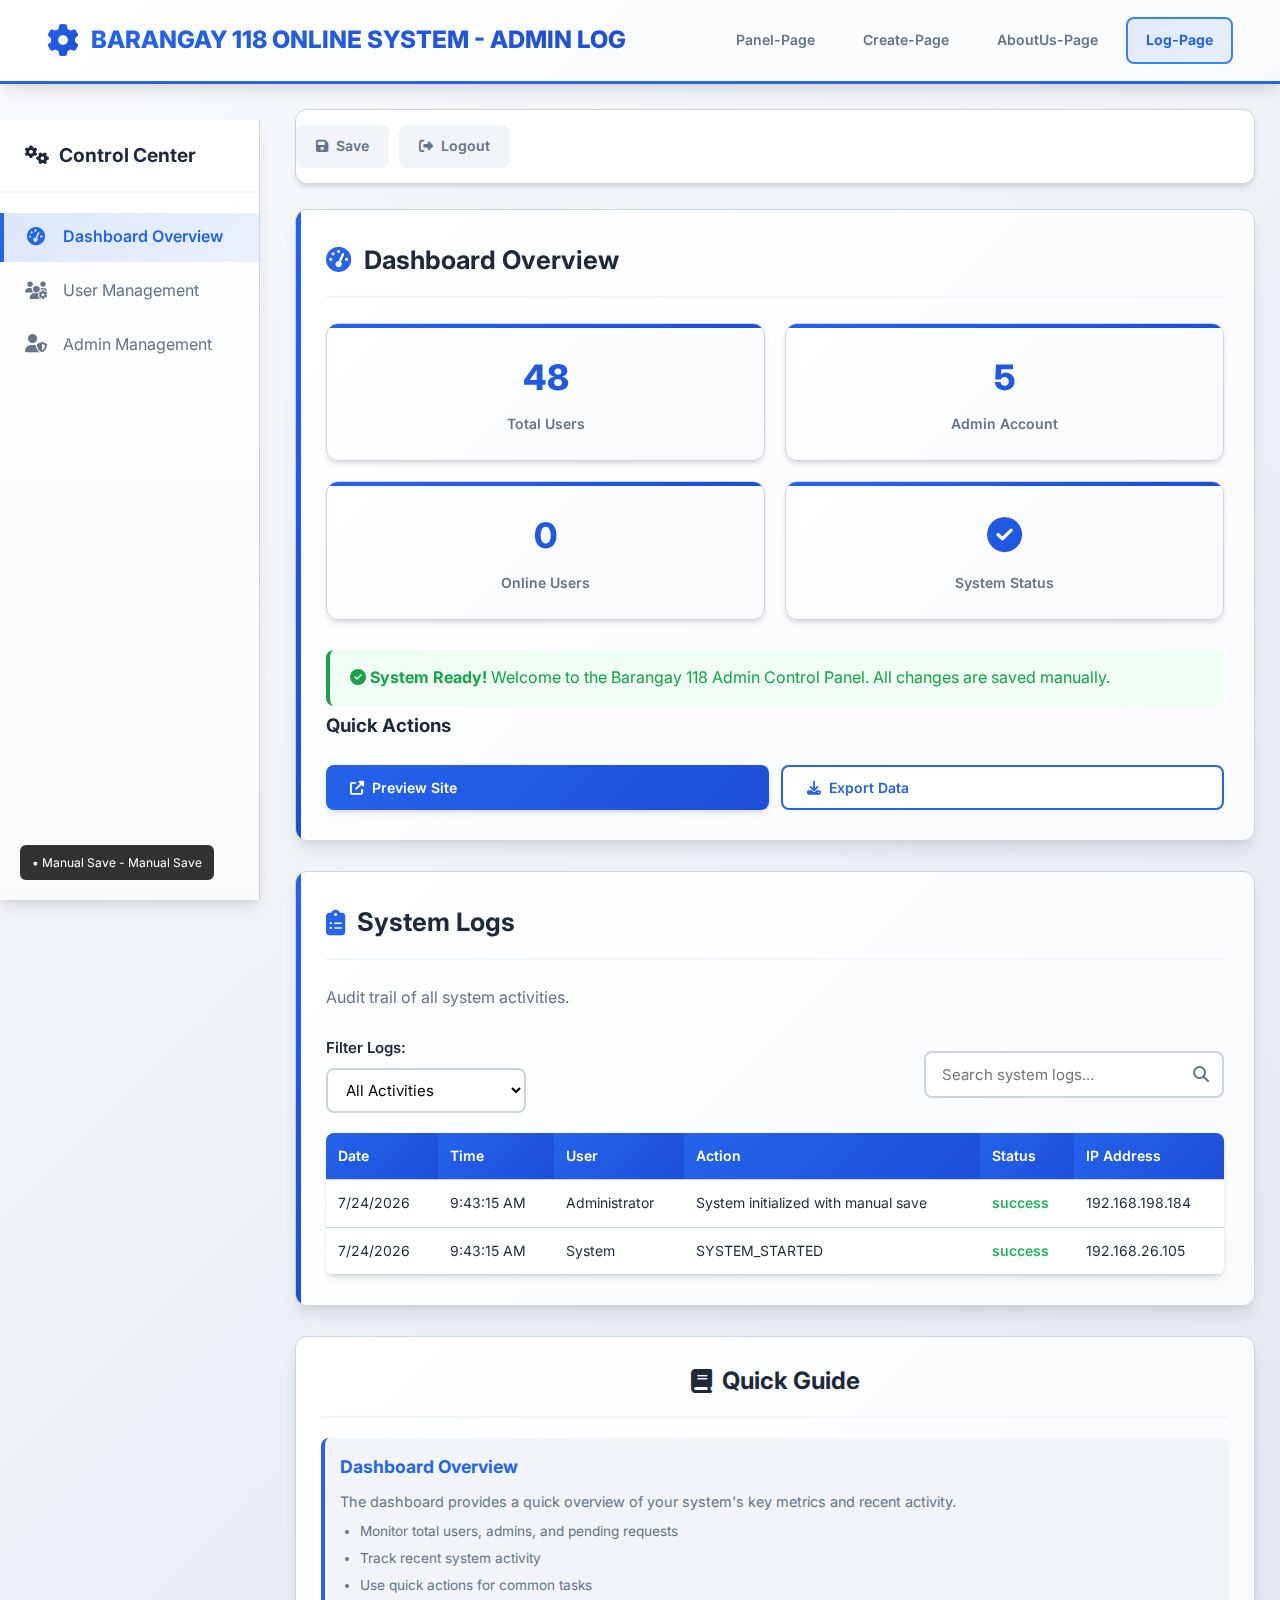
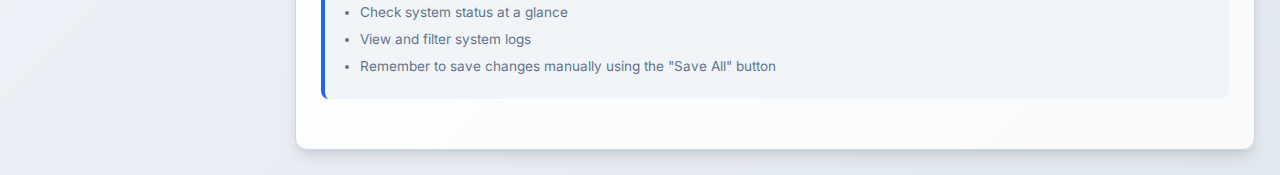
<file: LogAdminControl.html>
<!DOCTYPE html>
<html lang="en">
<head>
    <meta charset="UTF-8">
    <meta name="viewport" content="width=device-width, initial-scale=1.0">
    <title>Admin Control - Barangay 118 Online System</title>
    <link rel="shortcut icon" type="image/png" href="Logo-Favicon-removebg-preview.png">
    <link rel="stylesheet" href="https://cdnjs.cloudflare.com/ajax/libs/font-awesome/6.5.0/css/all.min.css"> 
    <link rel="preconnect" href="https://fonts.googleapis.com">
    <link rel="preconnect" href="https://fonts.gstatic.com" crossorigin>
    <link href="https://fonts.googleapis.com/css2?family=Inter:wght@300;400;500;600;700;800&display=swap" rel="stylesheet">
    <style>
        :root {
            --primary: #2563eb;
            --primary-dark: #1d4ed8;
            --primary-light: #3b82f6;
            --light: #ffffff;
            --dark: #1e293b;
            --gray: #64748b;
            --gray-light: #f1f5f9;
            --border: #cbd5e1;
            --error: #dc2626;
            --error-light: #fef2f2;
            --success: #16a34a;
            --success-light: #f0fdf4;
            --warning: #d97706;
            --accent: #f59e0b;
            --accent-light: #fef3c7;
            --shadow: 0 4px 6px -1px rgba(0, 0, 0, 0.1), 0 2px 4px -1px rgba(0, 0, 0, 0.06);
            --shadow-md: 0 6px 8px -1px rgba(0, 0, 0, 0.1), 0 4px 6px -1px rgba(0, 0, 0, 0.06);
            --shadow-lg: 0 10px 15px -3px rgba(0, 0, 0, 0.1), 0 4px 6px -2px rgba(0, 0, 0, 0.05);
            --radius: 8px;
            --radius-lg: 12px;
            --transition: all 0.3s cubic-bezier(0.4, 0, 0.2, 1);
        }
        
        * {
            margin: 0;
            padding: 0;
            box-sizing: border-box;
            font-family: 'Inter', 'Segoe UI', system-ui, -apple-system, sans-serif;
        }
        
        body {
            background: linear-gradient(135deg, #f8fafc 0%, #e2e8f0 100%);
            color: var(--dark);
            line-height: 1.6;
            min-height: 100vh;
        }
        
        .container {
            width: 95%;
            max-width: 1400px;
            margin: 0 auto;
            padding: 0 15px;
        }
        
        /* Header Styles */
        header {
            background: linear-gradient(135deg, var(--light) 0%, #f8fafc 100%);
            box-shadow: var(--shadow-lg);
            padding: 15px 0;
            position: sticky;
            top: 0;
            z-index: 1000;
            border-bottom: 3px solid var(--primary);
        }
        
        .navbar {
            display: flex;
            justify-content: space-between;
            align-items: center;
        }
        
        .logo {
            display: flex;
            align-items: center;
            gap: 12px;
            cursor: pointer;
        }
        
        .logo-icon {
            color: var(--primary);
            font-size: 32px;
            background: linear-gradient(135deg, var(--primary), var(--primary-dark));
            -webkit-background-clip: text;
            -webkit-text-fill-color: transparent;
        }
        
        .logo h1 {
            font-size: 24px;
            background: linear-gradient(135deg, var(--primary), var(--primary-dark));
            -webkit-background-clip: text;
            -webkit-text-fill-color: transparent;
            font-weight: 800;
        }
        
        .nav-links {
            display: flex;
            gap: 8px;
            align-items: center;
        }
        
        .nav-links a {
            text-decoration: none;
            color: var(--gray);
            font-weight: 600;
            font-size: 14px;
            padding: 10px 18px;
            border-radius: var(--radius);
            transition: var(--transition);
            position: relative;
            border: 2px solid transparent;
        }
        
        .nav-links a:hover {
            color: var(--primary);
            background-color: var(--gray-light);
            transform: translateY(-2px);
        }
        
        .nav-links a.active {
            color: var(--primary);
            background: linear-gradient(135deg, rgba(37, 99, 235, 0.1), rgba(59, 130, 246, 0.1));
            border-color: var(--primary-light);
            font-weight: 700;
        }

        /* Two Column Layout */
        .admin-panel {
            display: grid;
            grid-template-columns: 280px 1fr;
            gap: 0;
            min-height: calc(100vh - 120px);
        }
        
        .sidebar {
            background: linear-gradient(180deg, var(--light) 0%, #f8fafc 100%);
            box-shadow: var(--shadow-lg);
            padding: 25px 0;
            border-right: 1px solid var(--border);
            position: sticky;
            top: 120px;
            height: calc(100vh - 120px);
            overflow-y: auto;
        }
        
        .sidebar-header {
            padding: 0 25px 20px;
            border-bottom: 2px solid var(--gray-light);
            margin-bottom: 20px;
        }
        
        .sidebar-title {
            font-size: 1.2rem;
            font-weight: 700;
            color: var(--dark);
            display: flex;
            align-items: center;
            gap: 10px;
        }
        
        .sidebar-menu {
            list-style: none;
        }
        
        .sidebar-menu li {
            margin-bottom: 5px;
        }
        
        .sidebar-menu a {
            display: flex;
            align-items: center;
            gap: 15px;
            padding: 10px 20px;
            text-decoration: none;
            color: var(--gray);
            transition: var(--transition);
            border-left: 4px solid transparent;
            position: relative;
            overflow: hidden;
        }
        
        .sidebar-menu a::before {
            content: '';
            position: absolute;
            top: 0;
            left: -100%;
            width: 100%;
            height: 100%;
            background: linear-gradient(90deg, transparent, rgba(37, 99, 235, 0.1), transparent);
            transition: left 0.6s ease;
        }
        
        .sidebar-menu a:hover::before {
            left: 100%;
        }
        
        .sidebar-menu a:hover {
            background-color: var(--gray-light);
            color: var(--primary);
            transform: translateX(5px);
        }
        
        .sidebar-menu a.active {
            background: linear-gradient(135deg, rgba(37, 99, 235, 0.15), rgba(59, 130, 246, 0.1));
            color: var(--primary);
            border-left-color: var(--primary);
            font-weight: 600;
        }
        
        .sidebar-icon {
            font-size: 18px;
            width: 24px;
            text-align: center;
            transition: transform 0.3s ease;
        }
        
        .sidebar-menu a:hover .sidebar-icon {
            transform: scale(1.2);
        }
        
        .admin-content {
            padding: 30px;
            overflow-y: auto;
            background: transparent;
        }
        
        /* Section Styles */
        .admin-section {
            background: linear-gradient(135deg, var(--light) 0%, #f8fafc 100%);
            border-radius: var(--radius-lg);
            box-shadow: var(--shadow-lg);
            padding: 30px;
            margin-bottom: 30px;
            border: 1px solid var(--border);
            transition: var(--transition);
            position: relative;
            overflow: hidden;
        }
        
        .admin-section::before {
            content: '';
            position: absolute;
            top: 0;
            left: 0;
            width: 5px;
            height: 100%;
            background: linear-gradient(180deg, var(--primary), var(--primary-dark));
        }
        
        .admin-section:hover {
            transform: translateY(-5px);
            box-shadow: var(--shadow-lg);
        }
        
        .section-title {
            font-size: 1.8rem;
            margin-bottom: 25px;
            color: var(--dark);
            padding-bottom: 15px;
            border-bottom: 2px solid var(--gray-light);
            font-weight: 700;
            display: flex;
            align-items: center;
            gap: 12px;
        }
        
        .section-title i {
            color: var(--primary);
        }
        
/* Top Bar Flex Layout */
.top-bar {
    display: flex;
    justify-content: space-between;
    align-items: center;
    margin-bottom: 20px;
    gap: 15px;
}

.top-bar .alert {
    flex: 1;
    padding: 15px 20px;
    border-radius: var(--radius);
    border-left: 4px solid var(--success);
    background-color: var(--success-light);
    color: var(--success);
    animation: slideIn 0.3s ease;
}

.top-bar .search-container {
    flex: 0 0 300px; 
    position: relative;
}

.top-bar .search-box {
    width: 100%;
    padding: 12px 45px 12px 16px;
    border: 2px solid var(--border);
    border-radius: var(--radius);
    font-size: 15px;
    transition: var(--transition);
    background: var(--light);
}

.top-bar .search-box:focus {
    outline: none;
    border-color: var(--primary);
    box-shadow: 0 0 0 3px rgba(37, 99, 235, 0.1);
}

.top-bar .search-icon {
    position: absolute;
    right: 15px;
    top: 50%;
    transform: translateY(-50%);
    color: var(--gray);
}

        .form-group {
            margin-bottom: 15px; 
            position: relative;
        }
        
        .form-label {
            display: block;
            margin-bottom: 8px; 
            font-weight: 600;
            color: var(--dark);
            font-size: 15px;
        }
        
        .form-control {
            width: 100%;
            padding: 10px 14px; 
            border: 2px solid var(--border);
            border-radius: var(--radius);
            font-size: 15px;
            transition: var(--transition);
            background: var(--light);
        }
        
        .form-control:focus {
            outline: none;
            border-color: var(--primary);
            box-shadow: 0 0 0 3px rgba(37, 99, 235, 0.1);
            transform: translateY(-2px);
        }
        
        textarea.form-control {
            min-height: 120px;
            resize: vertical;
            line-height: 1.5;
        }
        
        .form-row {
            display: flex;
            gap: 20px;
        }
        
        .form-row .form-group {
            flex: 1;
        }
        
        .btn {
            padding: 12px 24px;
            border: none;
            border-radius: var(--radius);
            font-size: 14px;
            font-weight: 600;
            cursor: pointer;
            display: inline-flex;
            align-items: center;
            gap: 8px;
            transition: var(--transition);
            text-decoration: none;
            position: relative;
            overflow: hidden;
        }
        
        .btn::before {
            content: '';
            position: absolute;
            top: 0;
            left: -100%;
            width: 100%;
            height: 100%;
            background: linear-gradient(90deg, transparent, rgba(255,255,255,0.2), transparent);
            transition: left 0.5s ease;
        }
        
        .btn:hover::before {
            left: 100%;
        }
        
        .btn-primary {
            background: linear-gradient(135deg, var(--primary), var(--primary-dark));
            color: white;
            box-shadow: var(--shadow);
        }
        
        .btn-primary:hover {
            transform: translateY(-3px);
            box-shadow: var(--shadow-lg);
        }
        
        .btn-secondary {
            background: var(--light);
            color: var(--primary);
            border: 2px solid var(--primary);
        }
        
        .btn-secondary:hover {
            background: var(--primary);
            color: white;
            transform: translateY(-3px);
        }
        
        .btn-success {
            background: linear-gradient(135deg, var(--success), #15803d);
            color: white;
            box-shadow: var(--shadow);
        }
        
        .btn-success:hover {
            transform: translateY(-3px);
            box-shadow: var(--shadow-lg);
        }
        
        .btn-warning {
            background: linear-gradient(135deg, var(--warning), #b45309);
            color: white;
            box-shadow: var(--shadow);
        }
        
        .btn-warning:hover {
            transform: translateY(-3px);
            box-shadow: var(--shadow-lg);
        }
        
        .btn-danger {
            background: linear-gradient(135deg, var(--error), #b91c1c);
            color: white;
            box-shadow: var(--shadow);
        }
        
        .btn-danger:hover {
            transform: translateY(-3px);
            box-shadow: var(--shadow-lg);
        }
        
        .action-buttons {
            display: flex;
            gap: 6px;
            flex-wrap: nowrap;
        }
        
        .btn-sm {
            padding: 8px 12px;
            font-size: 0.8rem;
            white-space: nowrap;
        }
        
        .data-table {
            width: 100%;
            border-collapse: collapse;
            margin-top: 20px;
            background: var(--light);
            border-radius: var(--radius);
            overflow: hidden;
            box-shadow: var(--shadow);
        }
        
        .data-table th,
        .data-table td {
            padding: 15px;
            text-align: left;
            border-bottom: 1px solid var(--border);
        }
        
        .data-table th {
            background: linear-gradient(135deg, var(--primary), var(--primary-dark));
            color: white;
            font-weight: 600;
            font-size: 14px;
        }
        
        .data-table tr:hover {
            background-color: var(--gray-light);
        }
        
        .stats-grid {
            display: grid;
            grid-template-columns: repeat(auto-fit, minmax(220px, 1fr));
            gap: 25px;
            margin-bottom: 30px;
        }
        
        .stat-card {
            background: linear-gradient(135deg, var(--light), #f8fafc);
            border-radius: var(--radius-lg);
            box-shadow: var(--shadow);
            padding: 25px;
            text-align: center;
            transition: var(--transition);
            border: 1px solid var(--border);
            position: relative;
            overflow: hidden;
        }
        
        .stat-card::before {
            content: '';
            position: absolute;
            top: 0;
            left: 0;
            width: 100%;
            height: 4px;
            background: linear-gradient(90deg, var(--primary), var(--primary-dark));
        }
        
        .stat-card:hover {
            transform: translateY(-5px);
            box-shadow: var(--shadow-lg);
        }
        
        .stat-value {
            font-size: 2.5rem;
            font-weight: 800;
            background: linear-gradient(135deg, var(--primary), var(--primary-dark));
            -webkit-background-clip: text;
            -webkit-text-fill-color: transparent;
            margin-bottom: 8px;
        }
       
        .stat-label {
            color: var(--gray);
            font-size: 14px;
            font-weight: 600;
        }
        
        /* Tabs */
        .tabs {
            display: flex;
            border-bottom: 2px solid var(--gray-light);
            margin-bottom: 25px;
            background: var(--light);
            border-radius: var(--radius) var(--radius) 0 0;
            padding: 0 20px;
        }
        
        .tab {
            padding: 15px 25px;
            cursor: pointer;
            border-bottom: 3px solid transparent;
            transition: var(--transition);
            font-weight: 600;
            color: var(--gray);
            position: relative;
        }
        
        .tab:hover {
            color: var(--primary);
        }
        
        .tab.active {
            border-bottom-color: var(--primary);
            color: var(--primary);
            background: linear-gradient(135deg, rgba(37, 99, 235, 0.05), transparent);
        }
        
        .tab-content {
            display: none;
            animation: fadeIn 0.3s ease;
        }
        
        .tab-content.active {
            display: block;
        }
        
        @keyframes fadeIn {
            from { opacity: 0; transform: translateY(10px); }
            to { opacity: 1; transform: translateY(0); }
        }
        
        /* Alert Styles */
        .alert {
            padding: 15px 20px;
            border-radius: var(--radius);
            margin-bottom: 5px;
            border-left: 4px solid;
            animation: slideIn 0.3s ease;
        }
        
        @keyframes slideIn {
            from { transform: translateX(-20px); opacity: 0; }
            to { transform: translateX(0); opacity: 1; }
        }
        
        .alert-success {
            background-color: var(--success-light);
            color: var(--success);
            border-left-color: var(--success);
        }
        
        .alert-error {
            background-color: var(--error-light);
            color: var(--error);
            border-left-color: var(--error);
        }
        
        /* Image Preview */
        .image-preview-container {
            margin-top: 15px;
        }
        
        .image-preview {
            max-width: 300px;
            max-height: 200px;
            border-radius: var(--radius);
            border: 2px solid var(--border);
            display: none;
            margin-top: 10px;
            box-shadow: var(--shadow);
        }

        .image-preview.visible {
            display: block;
            animation: zoomIn 0.3s ease;
        }

        @keyframes zoomIn {
            from { transform: scale(0.8); opacity: 0; }
            to { transform: scale(1); opacity: 1; }
        }

        
        /* Feature Badge - FIXED */
        .feature-badge {
            background: linear-gradient(135deg, var(--accent), var(--warning));
            color: white;
            padding: 4px 12px;
            border-radius: 20px;
            font-size: 0.7rem;
            font-weight: 700;
            text-transform: uppercase;
            display: inline-flex;
            align-items: center;
            gap: 4px;
            white-space: nowrap;
        }

        .feature-badge i {
            font-size: 0.6rem;
        }
        
        /* Quick Actions */
        .quick-actions {
            display: grid;
            grid-template-columns: repeat(auto-fit, minmax(200px, 1fr));
            gap: 15px;
            margin-top: 25px;
        }
        
        /* Manual Save Status - LEFT SIDE */
        .save-status {
            position: fixed;
            bottom: 20px;
            left: 20px;
            background: rgba(0,0,0,0.8);
            color: white;
            padding: 8px 12px;
            border-radius: 6px;
            font-size: 12px;
            z-index: 9999;
            backdrop-filter: blur(10px);
        }
        
        /* Edit Modal Styles */
        .edit-modal {
            display: none;
            position: fixed;
            top: 0;
            left: 0;
            width: 100%;
            height: 100%;
            background: rgba(0,0,0,0.5);
            z-index: 2000;
            align-items: center;
            justify-content: center;
        }
        
        .edit-modal.active {
            display: flex;
        }
        
        .modal-content {
            background: white;
            padding: 30px;
            border-radius: var(--radius-lg);
            box-shadow: var(--shadow-lg);
            width: 90%;
            max-width: 600px;
            max-height: 90vh;
            overflow-y: auto;
        }
        
        .modal-header {
            display: flex;
            justify-content: space-between;
            align-items: center;
            margin-bottom: 20px;
            padding-bottom: 15px;
            border-bottom: 2px solid var(--gray-light);
        }
        
        .modal-title {
            font-size: 1.5rem;
            font-weight: 700;
            color: var(--dark);
        }
        
        .close-modal {
            background: none;
            border: none;
            font-size: 1.5rem;
            cursor: pointer;
            color: var(--gray);
        }

        /* NEW: Top Actions inside tab-content */
        .tab-top-actions {
            display: flex;
            justify-content: center;
            gap: 15px;
            padding: 15px 0;
            margin-bottom: 25px;
            background: var(--light);
            border-radius: var(--radius-lg);
            box-shadow: var(--shadow);
            border: 1px solid var(--border);
        }
        
        .tab-top-actions a {
            text-decoration: none;
            color: var(--gray);
            font-weight: 600;
            font-size: 14px;
            padding: 10px 20px;
            border-radius: var(--radius);
            transition: var(--transition);
            display: flex;
            align-items: center;
            gap: 8px;
            background: var(--gray-light);
        }
        
        .tab-top-actions a:hover {
            color: var(--primary);
            background-color: var(--primary-light);
            color: white;
            transform: translateY(-2px);
        }

        .tab .icon {
            color: var(--gray) !important;
        }

        /* NEW: Quick Guide at bottom center */
        .quick-guide-center {
            background: linear-gradient(135deg, var(--light) 0%, #f8fafc 100%);
            border-radius: var(--radius-lg);
            box-shadow: var(--shadow-lg);
            padding: 25px;
            margin-top: 30px;
            border: 1px solid var(--border);
        }
        
        .quick-guide-header {
            padding-bottom: 15px;
            border-bottom: 2px solid var(--gray-light);
            margin-bottom: 20px;
        }
        
        .quick-guide-title {
            font-size: 1.5rem;
            font-weight: 700;
            color: var(--dark);
            display: flex;
            align-items: center;
            gap: 10px;
            justify-content: center;
        }
        
        .guide-section {
            margin-bottom: 25px;
            padding: 20px;
            background: var(--gray-light);
            border-radius: var(--radius);
            border-left: 4px solid var(--primary);
        }
        
        .guide-section h4 {
            color: var(--primary);
            margin-bottom: 10px;
            font-size: 1.1rem;
        }
        
        .guide-section p {
            font-size: 0.9rem;
            color: var(--gray);
            line-height: 1.5;
            margin-bottom: 10px;
        }
        
        .guide-section ul {
            padding-left: 20px;
            font-size: 0.85rem;
            color: var(--gray);
        }
        
        .guide-section li {
            margin-bottom: 8px;
            line-height: 1.4;
        }
        
        /* Status Indicators */
        .status-online {
            color: #27ae60;
            font-weight: 600;
        }
        
        .status-offline {
            color: #e74c3c;
            font-weight: 600;
        }
        
        .status-indicator {
            display: inline-flex;
            align-items: center;
            gap: 5px;
        }
        
        .status-dot {
            width: 8px;
            height: 8px;
            border-radius: 50%;
            display: inline-block;
        }
        
        .status-dot.online {
            background-color: #27ae60;
        }
        
        .status-dot.offline {
            background-color: #e74c3c;
        }
        
        /* Responsive Design */
        @media (max-width: 1024px) {
            .admin-panel {
                grid-template-columns: 1fr;
            }
            
            .sidebar {
                width: 100%;
                height: auto;
                position: static;
                padding: 15px 0;
            }
            
            .sidebar-menu {
                display: flex;
                overflow-x: auto;
                padding: 0 15px;
            }
            
            .sidebar-menu li {
                margin-bottom: 0;
                flex-shrink: 0;
            }
            
            .sidebar-menu a {
                border-left: none;
                border-bottom: 3px solid transparent;
                padding: 12px 20px;
            }
            
            .sidebar-menu a.active {
                border-left-color: transparent;
                border-bottom-color: var(--primary);
            }
            
            .admin-content {
                padding: 20px;
            }
        }
        
        @media (max-width: 768px) {
            .form-row {
                flex-direction: column;
                gap: 0;
            }
            
            .navbar {
                flex-direction: column;
                gap: 15px;
                text-align: center;
            }
            
            .nav-links {
                gap: 5px;
                flex-wrap: wrap;
                justify-content: center;
            }
            
            .stats-grid {
                grid-template-columns: 1fr;
            }
            
            .tabs {
                flex-direction: column;
            }
            
            .tab {
                padding: 12px 20px;
                border-bottom: none;
                border-left: 3px solid transparent;
            }
            
            .tab.active {
                border-bottom-color: transparent;
                border-left-color: var(--primary);
            }
            
            .action-buttons {
                flex-direction: column;
            }
            
            .btn-sm {
                padding: 6px 10px;
                font-size: 0.75rem;
            }

            .tab-top-actions {
                flex-direction: column;
                gap: 10px;
            }
        }
        
        @media (max-width: 480px) {
            .admin-content {
                padding: 15px;
            }
            
            .admin-section {
                padding: 20px;
            }
            
            .logo h1 {
                font-size: 18px;
            }
            
            .section-title {
                font-size: 1.5rem;
            }

            .quick-guide-center {
                padding: 20px;
            }
        }

        /* Role badges */
        .role-badge {
            padding: 4px 8px;
            border-radius: 15px;
            font-size: 12px;
            font-weight: bold;
        }

        .role-super_admin {
            background: #e74c3c;
            color: white;
        }

        .role-admin {
            background: #3498db;
            color: white;
        }

        .role-user {
            background: #27ae60;
            color: white;
        }

        /* Toast */
        .toast {
            position: fixed;
            top: 20px;
            right: 20px;
            padding: 15px 20px;
            background: rgba(0,0,0,0.8);
            color: white;
            border-radius: 6px;
            font-size: 12px;
            padding: 8px 12px;
            backdrop-filter: blur(10px);
            box-shadow: var(--shadow-lg);
            transform: translateX(100%);
            opacity: 0;
            transition: all 0.3s ease;
            z-index: 1001;
            border-left: 4px solid #3498db;
        }

        .toast.success {
            border-left-color: #27ae60;
        }

        .toast.error {
            border-left-color: #e74c3c;
        }

        .toast.show {
            transform: translateX(0);
            opacity: 1;
        }

        /* Responsive Design */
        @media (max-width: 1024px) {
            .admin-panel {
                grid-template-columns: 1fr;
            }
            
            .sidebar {
                width: 100%;
                height: auto;
                position: static;
                padding: 15px 0;
            }
            
            .sidebar-menu {
                display: flex;
                overflow-x: auto;
                padding: 0 15px;
            }
            
            .sidebar-menu li {
                margin-bottom: 0;
                flex-shrink: 0;
            }
            
            .sidebar-menu a {
                border-left: none;
                border-bottom: 3px solid transparent;
                padding: 12px 20px;
            }
            
            .sidebar-menu a.active {
                border-left-color: transparent;
                border-bottom-color: var(--primary);
            }
            
            .admin-content {
                padding: 20px;
            }
        }
        
        @media (max-width: 768px) {
            .form-row {
                flex-direction: column;
                gap: 0;
            }
            
            .navbar {
                flex-direction: column;
                gap: 15px;
                text-align: center;
            }
            
            .nav-links {
                gap: 5px;
                flex-wrap: wrap;
                justify-content: center;
            }
            
            .stats-grid {
                grid-template-columns: 1fr;
            }
            
            .tabs {
                flex-direction: column;
            }
            
            .tab {
                padding: 12px 20px;
                border-bottom: none;
                border-left: 3px solid transparent;
            }
            
            .tab.active {
                border-bottom-color: transparent;
                border-left-color: var(--primary);
            }
            
            .action-buttons {
                flex-direction: column;
            }
            
            .btn-sm {
                padding: 6px 10px;
                font-size: 0.75rem;
            }

            .tab-top-actions {
                flex-direction: column;
                gap: 10px;
            }
        }
        
        @media (max-width: 480px) {
            .admin-content {
                padding: 15px;
            }
            
            .admin-section {
                padding: 20px;
            }
            
            .logo h1 {
                font-size: 18px;
            }
            
            .section-title {
                font-size: 1.5rem;
            }

            .quick-guide-center {
                padding: 20px;
            }
        }

        /* Laptop Media Queries */
        @media (min-width: 1024px) and (max-width: 1440px) {
            .admin-panel {
                grid-template-columns: 260px 1fr;
                gap: 10px;
            }
            
            .sidebar {
                width: 260px;
                padding: 20px 0;
            }
            
            .admin-content {
                padding: 25px;
            }
            
            .stats-grid {
                grid-template-columns: repeat(2, 1fr);
                gap: 20px;
            }
            
            .form-row {
                flex-direction: row;
                gap: 15px;
            }
            
            .tab-top-actions {
                flex-direction: row;
                justify-content: flex-start;
                gap: 10px;
            }
            
            .quick-actions {
                grid-template-columns: repeat(auto-fit, minmax(180px, 1fr));
                gap: 12px;
            }
            
            .data-table th,
            .data-table td {
                padding: 12px;
                font-size: 14px;
            }
            
            .action-buttons {
                flex-direction: column;
                gap: 5px;
            }
            
            .btn-sm {
                padding: 6px 10px;
                font-size: 0.75rem;
                min-width: 70px;
            }
            
            .section-title {
                font-size: 1.6rem;
            }
            
            .stat-value {
                font-size: 2.2rem;
            }
            
            .guide-section {
                padding: 15px;
            }
        }

        /* For larger laptops (1441px and above) */
        @media (min-width: 1441px) and (max-width: 1920px) {
            .container {
                max-width: 1600px;
            }
            
            .admin-panel {
                grid-template-columns: 280px 1fr;
                gap: 15px;
            }
            
            .stats-grid {
                grid-template-columns: repeat(4, 1fr);
                gap: 25px;
            }
            
            .admin-content {
                padding: 35px;
            }
            
            .data-table th,
            .data-table td {
                padding: 16px;
            }
            
            .form-row {
                gap: 25px;
            }
            
            .action-buttons {
                flex-direction: row;
                gap: 8px;
            }
            
            .btn-sm {
                min-width: 80px;
                padding: 8px 12px;
            }
            
            .quick-guide-center {
                padding: 30px;
            }
            
            .section-title {
                font-size: 1.9rem;
            }
            
            .stat-value {
                font-size: 2.8rem;
            }
        }

        @media (min-width: 768px) and (max-width: 1023px) and (orientation: landscape) {
            .admin-panel {
                grid-template-columns: 240px 1fr;
            }
            
            .sidebar {
                width: 240px;
                padding: 15px 0;
            }
            
            .sidebar-menu a {
                padding: 10px 15px;
                font-size: 14px;
            }
            
            .admin-content {
                padding: 20px;
            }
            
            .stats-grid {
                grid-template-columns: repeat(2, 1fr);
                gap: 15px;
            }
            
            .form-row {
                flex-direction: column;
                gap: 0;
            }
            
            .action-buttons {
                flex-direction: column;
                gap: 5px;
            }
            
            .data-table {
                font-size: 14px;
            }
            
            .data-table th,
            .data-table td {
                padding: 10px;
            }
        }

        /* For high-resolution laptop screens */
        @media (min-width: 1921px) {
            .container {
                max-width: 1800px;
            }
            
            .admin-panel {
                grid-template-columns: 300px 1fr;
                gap: 20px;
            }
            
            .sidebar {
                width: 300px;
                padding: 30px 0;
            }
            
            .admin-content {
                padding: 40px;
            }
            
            .section-title {
                font-size: 2rem;
                margin-bottom: 30px;
            }
            
            .form-control {
                padding: 14px 18px;
                font-size: 16px;
            }
            
            .btn {
                padding: 14px 28px;
                font-size: 15px;
            }
            
            .stat-value {
                font-size: 3rem;
            }
            
            .data-table {
                font-size: 16px;
            }
            
            .data-table th,
            .data-table td {
                padding: 18px;
            }
        }

        /* Optimize for laptop trackpad scrolling */
        @media (min-width: 1024px) {
            .sidebar {
                overflow-y: auto;
                scrollbar-width: thin;
                scrollbar-color: var(--primary-light) var(--gray-light);
            }
            
            .sidebar::-webkit-scrollbar {
                width: 6px;
            }
            
            .sidebar::-webkit-scrollbar-track {
                background: var(--gray-light);
                border-radius: 10px;
            }
            
            .sidebar::-webkit-scrollbar-thumb {
                background-color: var(--primary-light);
                border-radius: 10px;
            }
            
            .admin-content {
                overflow-y: auto;
                scrollbar-width: thin;
                scrollbar-color: var(--primary-light) var(--gray-light);
            }
            
            .admin-content::-webkit-scrollbar {
                width: 8px;
            }
            
            .admin-content::-webkit-scrollbar-track {
                background: var(--gray-light);
                border-radius: 10px;
            }
            
            .admin-content::-webkit-scrollbar-thumb {
                background-color: var(--primary);
                border-radius: 10px;
            }
        }

        /* Adjust form layouts for laptop screens */
        @media (min-width: 1024px) and (max-width: 1366px) {
            .form-row {
                flex-wrap: wrap;
            }
            
            .form-row .form-group {
                min-width: calc(50% - 10px);
            }
            
            .tabs {
                flex-wrap: wrap;
            }
            
            .tab {
                flex: 1;
                min-width: 150px;
                text-align: center;
            }
            
            .quick-actions {
                grid-template-columns: repeat(2, 1fr);
            }
        }

        /* For laptop screens with touch capability */
        @media (min-width: 1024px) and (hover: none) and (pointer: coarse) {
            .nav-links a,
            .sidebar-menu a,
            .btn,
            .tab {
                padding: 12px 20px;
                min-height: 44px;
            }
            
            .action-buttons .btn-sm {
                min-height: 36px;
                min-width: 80px;
            }
            
            .form-control {
                min-height: 44px;
            }
            
            select.form-control {
                min-height: 44px;
            }
        }
    </style>
</head>
<body>
    <!-- Header -->
    <header>
        <div class="container">
            <div class="navbar">
                <div class="logo" onclick="window.open('PanelUserView.html', '_blank')">
                    <div class="logo-icon"><i class="fas fa-cog"></i></div>
                    <h1>BARANGAY 118 ONLINE SYSTEM - ADMIN LOG</h1>
                </div>

                <div class="nav-links">
                    <a href="PanelAdminView.html">Panel-Page</a>
                    <a href="CreateAccountAdmin.html">Create-Page</a>
                    <a href="AboutUsAdmin.html">AboutUs-Page</a>
                    <a href="LogAdminControl.html" class="active">Log-Page</a>
                </div>
            </div>
        </div>
    </header>

    <!-- Admin Panel -->
    <div class="admin-panel">
        <!-- Left Sidebar - Control Center -->
        <div class="sidebar">
            <div class="sidebar-header">
                <h2 class="sidebar-title"><i class="fas fa-cogs"></i> Control Center</h2>
            </div>
            <ul class="sidebar-menu">
                <li><a href="#" data-tab="dashboard" class="active"><span class="sidebar-icon"><i class="fas fa-tachometer-alt"></i></span> Dashboard Overview</a></li>
                <li><a href="#" data-tab="user-management"><span class="sidebar-icon"><i class="fas fa-users-cog"></i></span> User Management</a></li>
                <li><a href="#" data-tab="admin-management"><span class="sidebar-icon"><i class="fas fa-user-shield"></i></span> Admin Management</a></li>
            </ul>
        </div>

        <!-- Center Content -->
        <div class="admin-content">
            <!-- Top Action Buttons -->
            <div class="tab-top-actions">
                <a href="#" id="save-all-btn"><i class="fas fa-save"></i> Save</a>
                <a href="#" id="logout-btn"><i class="fas fa-sign-out-alt"></i> Logout</a>
            </div>

            <!-- Dashboard Tab -->
            <div id="dashboard" class="tab-content active">
                <div class="admin-section">
                    <h2 class="section-title"><i class="fas fa-tachometer-alt"></i> Dashboard Overview</h2>
                    
                    <div class="stats-grid">
                        <div class="stat-card">
                            <div class="stat-value" id="totalUsers">0</div>
                            <div class="stat-label">Total Users</div>
                        </div>
                        <div class="stat-card">
                            <div class="stat-value" id="activeAdmins">0</div>
                            <div class="stat-label">Admin Account</div>
                        </div>
                        <div class="stat-card">
                            <div class="stat-value" id="onlineUsers">0</div>
                            <div class="stat-label">Online Users</div>
                        </div>
                        <div class="stat-card">
                            <div class="stat-value"><i class="fas fa-check-circle" style="color: #27ae60;"></i></div>
                            <div class="stat-label">System Status</div>
                        </div>
                    </div>
                    
                    <div class="alert alert-success">
                        <strong><i class="fas fa-check-circle"></i> System Ready!</strong> Welcome to the Barangay 118 Admin Control Panel. All changes are saved manually.
                    </div>
                    
                    <h3 style="margin-bottom: 15px; color: var(--dark);">Quick Actions</h3>
                    <div class="quick-actions">
                        <button class="btn btn-primary" id="preview-site-btn">
                            <i class="fas fa-external-link-alt"></i> Preview Site
                        </button>
                        <button class="btn btn-secondary" id="export-data-btn">
                            <i class="fas fa-download"></i> Export Data
                        </button>
                    </div>
                </div>

                <!-- System Logs Section in Dashboard -->
                <div class="admin-section">
                    <h2 class="section-title"><i class="fas fa-clipboard-list"></i> System Logs</h2>
                    <p style="color: var(--gray); margin-bottom: 25px;">Audit trail of all system activities.</p>
                    
                    <div class="top-bar">
                        <div class="form-group" style="margin-bottom: 0; min-width: 200px;">
                            <label class="form-label">Filter Logs:</label>
                            <select class="form-control" id="logFilter">
                                <option value="all">All Activities</option>
                                <option value="login">Login Attempts</option>
                                <option value="user_created">User Creation</option>
                                <option value="admin_actions">Admin Actions</option>
                                <option value="system">System Events</option>
                            </select>
                        </div>
                        
                        <div class="search-container">
                            <input type="text" class="search-box" id="systemLogsSearch" placeholder="Search system logs...">
                            <i class="fas fa-search search-icon"></i>
                        </div>
                    </div>
                    
                    <table class="data-table">
                        <thead>
                            <tr>
                                <th>Date</th>
                                <th>Time</th>
                                <th>User</th>
                                <th>Action</th>
                                <th>Status</th>
                                <th>IP Address</th>
                            </tr>
                        </thead>
                        <tbody id="systemLogs">
                            <!-- System logs will be populated here -->
                        </tbody>
                    </table>
                </div>

                <!-- Quick Guide -->
                <div class="quick-guide-center">
                    <div class="quick-guide-header">
                        <h2 class="quick-guide-title"><i class="fas fa-book"></i> Quick Guide</h2>
                    </div>
                    
                    <div id="dashboard-guide" class="guide-section">
                        <h4>Dashboard Overview</h4>
                        <p>The dashboard provides a quick overview of your system's key metrics and recent activity.</p>
                        <ul>
                            <li>Monitor total users, admins, and pending requests</li>
                            <li>Track recent system activity</li>
                            <li>Use quick actions for common tasks</li>
                            <li>Check system status at a glance</li>
                            <li>View and filter system logs</li>
                            <li>Remember to save changes manually using the "Save All" button</li>
                        </ul>
                    </div>
                </div>
            </div>

            <!-- User Management Tab -->
            <div id="user-management" class="tab-content">
                <div class="admin-section">
                    <h2 class="section-title"><i class="fas fa-users-cog"></i> User Management</h2>
                    <p style="color: var(--gray); margin-bottom: 25px;">Manage all user accounts in the system.</p>
                    
                    <!-- Existing Users Only - Add New User removed -->
                    <div id="existing-users">
                        <div class="top-bar">
                            <div class="alert alert-success">
                                <strong><i class="fas fa-info-circle"></i> Pro Tip:</strong> Click on any user to edit their details.
                            </div>
                            <div class="search-container">
                                <input type="text" class="search-box" id="userSearch" placeholder="Search users...">
                                <i class="fas fa-search search-icon"></i>
                            </div>
                        </div>
                        
                        <table class="data-table">
                            <thead>
                                <tr>
                                    <th>ID</th>
                                    <th>Name</th>
                                    <th>Email</th>
                                    <th>Role</th>
                                    <th>Status</th>
                                    <th>Registered</th>
                                </tr>
                            </thead>
                            <tbody id="usersTable">
                                <!-- Users will be populated here -->
                            </tbody>
                        </table>
                    </div>
                </div>

                <!-- Quick Guide -->
                <div class="quick-guide-center">
                    <div class="quick-guide-header">
                        <h2 class="quick-guide-title"><i class="fas fa-book"></i> Quick Guide</h2>
                    </div>
                    
                    <div id="user-guide" class="guide-section">
                        <h4>User Management</h4>
                        <p>Manage all user accounts in the system.</p>
                        <ul>
                            <li>View existing user accounts</li>
                            <li>Search and filter users</li>
                            <li>Monitor user status and activity</li>
                            <li>Check registration dates</li>
                            <li>Remember to save changes manually</li>
                        </ul>
                    </div>
                </div>
            </div>

            <!-- Admin Management Tab -->
            <div id="admin-management" class="tab-content">
                <div class="admin-section">
                    <h2 class="section-title"><i class="fas fa-user-shield"></i> Admin Management</h2>
                    <p style="color: var(--gray); margin-bottom: 25px;">Manage administrative accounts and permissions.</p>
                    
                    <!-- Existing Admins Only - Add New Admin removed -->
                    <div id="existing-admins">
                        <div class="top-bar">
                            <div class="alert alert-success">
                                <strong><i class="fas fa-info-circle"></i> Pro Tip:</strong> Super Admin accounts cannot be deleted.
                            </div>
                            
                            <div class="search-container">
                                <input type="text" class="search-box" id="adminSearch" placeholder="Search admins...">
                                <i class="fas fa-search search-icon"></i>
                            </div>  
                        </div>
                          
                        <table class="data-table">
                            <thead>
                                <tr>
                                    <th>ID</th>
                                    <th>Name</th>
                                    <th>Email</th>
                                    <th>Role</th>
                                    <th>Status</th>
                                    <th>Last Login</th>
                                </tr>
                            </thead>
                            <tbody id="adminsTable">
                                <!-- Admins will be populated here -->
                            </tbody>
                        </table>
                    </div>
                </div>

                <!-- Quick Guide -->
                <div class="quick-guide-center">
                    <div class="quick-guide-header">
                        <h2 class="quick-guide-title"><i class="fas fa-book"></i> Quick Guide</h2>
                    </div>
                    
                    <div id="admin-guide" class="guide-section">
                        <h4>Admin Management</h4>
                        <p>Manage administrative accounts and permissions.</p>
                        <ul>
                            <li>View existing admin accounts</li>
                            <li>Monitor admin login activity</li>
                            <li>Super Admin accounts have full system access</li>
                            <li>Track admin status and roles</li>
                            <li>Remember to save changes manually</li>
                        </ul>
                    </div>
                </div>
            </div>
        </div>
    </div>

    <!-- Manual Save Status Indicator - LEFT SIDE -->
    <div id="save-status" class="save-status">Manual Save: Ready</div>

    <!-- Toast Notifications -->
    <div id="toast" class="toast"></div>

<script>
    // Enhanced Admin Panel with Manual Save System from PanelAdminView
    class BarangayAdminPanel {
        constructor() {
            this.currentData = null;
            this.hasUnsavedChanges = false;
            this.activityLog = [];
            this.lastSavedData = null;
            this.init();
        }

        init() {
            this.loadData();
            this.lastSavedData = this.getCurrentData();
            this.setupEventListeners();
            this.updateDashboard();
            this.loadUsersTable();
            this.loadAdminsTable();
            this.loadSystemLogs();
            this.logActivity('System initialized with manual save', 'success');
            this.updateSaveStatus();
        }

        getCurrentData() {
            return {
                users: JSON.parse(JSON.stringify(users)),
                admins: JSON.parse(JSON.stringify(admins)),
                systemLogs: JSON.parse(JSON.stringify(systemLogs)),
                userStatus: JSON.parse(JSON.stringify(userStatus))
            };
        }

        hasActualChanges() {
            if (!this.lastSavedData) return true;
            
            const currentDataStr = JSON.stringify(this.getCurrentData());
            const lastSavedDataStr = JSON.stringify(this.lastSavedData);
            
            return currentDataStr !== lastSavedDataStr;
        }

        loadData() {
            const defaultUsers = [
                { id: 1, email: "superadmin@barangay118.gov.ph", password: "superadmin123", role: "super_admin", name: "Primary Administrator", status: "active", registered: new Date().toLocaleDateString() },
                { id: 2, email: "superadmin2@barangay118.gov.ph", password: "superadmin123", role: "super_admin", name: "Chief Administrator", status: "active", registered: new Date().toLocaleDateString() },
                { id: 3, email: "admin1@barangay118.gov.ph", password: "admin123", role: "admin", name: "Records Administrator", status: "active", registered: new Date().toLocaleDateString() },
                { id: 4, email: "admin2@barangay118.gov.ph", password: "admin123", role: "admin", name: "Operations Administrator", status: "active", registered: new Date().toLocaleDateString() },
                { id: 5, email: "admin3@barangay118.gov.ph", password: "admin123", role: "admin", name: "Logistics Administrator", status: "active", registered: new Date().toLocaleDateString() },
                { id: 6, email: "almanzor_jhlox@barangay118.gov.ph", password: "user123", role: "user", name: "Jhlox De Guzman ALMANZOR", status: "active", registered: new Date().toLocaleDateString() },
                { id: 7, email: "andaya_zantrix@barangay118.gov.ph", password: "user123", role: "user", name: "Zantrix Geoff Dandoy ANDAYA", status: "active", registered: new Date().toLocaleDateString() },
                { id: 8, email: "aranas_john@barangay118.gov.ph", password: "user123", role: "user", name: "John Aezer Fajardo ARANAS", status: "active", registered: new Date().toLocaleDateString() },
                { id: 9, email: "argallon_ezekiel@barangay118.gov.ph", password: "user123", role: "user", name: "Ezekiel Lazaro ARGALLON", status: "active", registered: new Date().toLocaleDateString() },
                { id: 10, email: "badilla_carl@barangay118.gov.ph", password: "user123", role: "user", name: "Carl John Henry Smith BADILLA", status: "active", registered: new Date().toLocaleDateString() },
                { id: 11, email: "bag-id_alvin@barangay118.gov.ph", password: "user123", role: "user", name: "Alvin Evangelista BAG-ID", status: "active", registered: new Date().toLocaleDateString() },
                { id: 12, email: "blanco_zidane@barangay118.gov.ph", password: "user123", role: "user", name: "Zidane Punzalan BLANCO", status: "active", registered: new Date().toLocaleDateString() },
                { id: 13, email: "burgos_alfred@barangay118.gov.ph", password: "user123", role: "user", name: "Alfred BURGOS", status: "active", registered: new Date().toLocaleDateString() },
                { id: 14, email: "canlas_chester@barangay118.gov.ph", password: "user123", role: "user", name: "Chester Jon Guttierez CANLAS", status: "active", registered: new Date().toLocaleDateString() },
                { id: 15, email: "castro_jomar@barangay118.gov.ph", password: "user123", role: "user", name: "Jomar Santino Novilla CASTRO", status: "active", registered: new Date().toLocaleDateString() },
                { id: 16, email: "catimbang_john@barangay118.gov.ph", password: "user123", role: "user", name: "John Mark Toledo CATIMBANG", status: "active", registered: new Date().toLocaleDateString() },
                { id: 17, email: "cruz_jezrel@barangay118.gov.ph", password: "user123", role: "user", name: "Jezrel Villa CRUZ", status: "active", registered: new Date().toLocaleDateString() },
                { id: 18, email: "espino_rance@barangay118.gov.ph", password: "user123", role: "user", name: "Rance Ego Soliman ESPINO", status: "active", registered: new Date().toLocaleDateString() },
                { id: 19, email: "fernandez_mico@barangay118.gov.ph", password: "user123", role: "user", name: "Mico Palencia FERNANDEZ", status: "active", registered: new Date().toLocaleDateString() },
                { id: 20, email: "flores_calvin@barangay118.gov.ph", password: "user123", role: "user", name: "Calvin Brent Ardonza FLORES", status: "active", registered: new Date().toLocaleDateString() },
                { id: 21, email: "galibo_gemanuel@barangay118.gov.ph", password: "user123", role: "user", name: "Gemanuel Pedoche GALIBO", status: "active", registered: new Date().toLocaleDateString() },
                { id: 22, email: "garcia_john@barangay118.gov.ph", password: "user123", role: "user", name: "John Cedric Rias GARCIA", status: "active", registered: new Date().toLocaleDateString() },
                { id: 23, email: "gatmaitan_renz@barangay118.gov.ph", password: "user123", role: "user", name: "Renz Albert Acab GATMAITAN", status: "active", registered: new Date().toLocaleDateString() },
                { id: 24, email: "honradez_zacchary@barangay118.gov.ph", password: "user123", role: "user", name: "Zacchary Angeles HONRADEZ", status: "active", registered: new Date().toLocaleDateString() },
                { id: 25, email: "judaya_aedrick@barangay118.gov.ph", password: "user123", role: "user", name: "Aedrick John Cabales JUDAYA", status: "active", registered: new Date().toLocaleDateString() },
                { id: 26, email: "lingan_andres@barangay118.gov.ph", password: "user123", role: "user", name: "Andres Lei Aguilar LINGAN", status: "active", registered: new Date().toLocaleDateString() },
                { id: 27, email: "mahilum_shcem@barangay118.gov.ph", password: "user123", role: "user", name: "Shcem Yae Pagador MAHILUM", status: "active", registered: new Date().toLocaleDateString() },
                { id: 28, email: "manalo_carlos@barangay118.gov.ph", password: "user123", role: "user", name: "Carlos Sebastian Lagatuz MANALO", status: "active", registered: new Date().toLocaleDateString() },
                { id: 29, email: "mendina_john@barangay118.gov.ph", password: "user123", role: "user", name: "John Paul Magnaye MENDINA", status: "active", registered: new Date().toLocaleDateString() },
                { id: 30, email: "moldez_john@barangay118.gov.ph", password: "user123", role: "user", name: "John Paul Agotipac MOLDEZ", status: "active", registered: new Date().toLocaleDateString() },
                { id: 31, email: "ortega_danny@barangay118.gov.ph", password: "user123", role: "user", name: "Danny King Mendoza ORTEGA", status: "active", registered: new Date().toLocaleDateString() },
                { id: 32, email: "pangco_miguel@barangay118.gov.ph", password: "user123", role: "user", name: "Miguel Adriel Gallo PANGCO", status: "active", registered: new Date().toLocaleDateString() },
                { id: 33, email: "pontilan_neo@barangay118.gov.ph", password: "user123", role: "user", name: "Neo Angelo Degamon PONTILAN", status: "active", registered: new Date().toLocaleDateString() },
                { id: 34, email: "pozon_david@barangay118.gov.ph", password: "user123", role: "user", name: "David Bryant Peralta POZON", status: "active", registered: new Date().toLocaleDateString() },
                { id: 35, email: "pozon_john@barangay118.gov.ph", password: "user123", role: "user", name: "John Patrick Peralta POZON", status: "active", registered: new Date().toLocaleDateString() },
                { id: 36, email: "quindoza_mark@barangay118.gov.ph", password: "user123", role: "user", name: "Mark Raymond Sia QUINDOZA", status: "active", registered: new Date().toLocaleDateString() },
                { id: 37, email: "saflor_jillian@barangay118.gov.ph", password: "user123", role: "user", name: "Jillian Gidayawan SAFLOR", status: "active", registered: new Date().toLocaleDateString() },
                { id: 38, email: "sandiego_mark@barangay118.gov.ph", password: "user123", role: "user", name: "Mark Ehnzo Tesorio SAN DIEGO", status: "active", registered: new Date().toLocaleDateString() },
                { id: 39, email: "solis_jacob@barangay118.gov.ph", password: "user123", role: "user", name: "Jacob Emmanuel Hetigan SOLIS", status: "active", registered: new Date().toLocaleDateString() },
                { id: 40, email: "sy_aarondave@barangay118.gov.ph", password: "user123", role: "user", name: "Aaron Dave Ariegado SY", status: "active", registered: new Date().toLocaleDateString() },
                { id: 41, email: "vasquez_terrence@barangay118.gov.ph", password: "user123", role: "user", name: "Terrence Keil Guese VASQUEZ", status: "active", registered: new Date().toLocaleDateString() },
                { id: 42, email: "villarosa_kris@barangay118.gov.ph", password: "user123", role: "user", name: "Kris Jarred Maravilla VILLAROSA", status: "active", registered: new Date().toLocaleDateString() },
                { id: 43, email: "carlos_aaliyah@barangay118.gov.ph", password: "user123", role: "user", name: "Aaliyah Alyssa Nicole Macasanas CARLOS", status: "active", registered: new Date().toLocaleDateString() },
                { id: 44, email: "limbo_jewel@barangay118.gov.ph", password: "user123", role: "user", name: "Jewel Hyacinth LIMBO", status: "active", registered: new Date().toLocaleDateString() },
                { id: 45, email: "magampo_celestine@barangay118.gov.ph", password: "user123", role: "user", name: "Celestine Isabelle Salud MAGAMPO", status: "active", registered: new Date().toLocaleDateString() },
                { id: 46, email: "ong_clariza@barangay118.gov.ph", password: "user123", role: "user", name: "Clariza Claire Dela Cruz ONG", status: "active", registered: new Date().toLocaleDateString() },
                { id: 47, email: "orpilla_jemilhyn@barangay118.gov.ph", password: "user123", role: "user", name: "Jemilhyn Frances Ong ORPILLA", status: "active", registered: new Date().toLocaleDateString() },
                { id: 48, email: "ruiz_angel@barangay118.gov.ph", password: "user123", role: "user", name: "Angel Rosales RUIZ", status: "active", registered: new Date().toLocaleDateString() }
            ];
            
            window.users = JSON.parse(localStorage.getItem('barangayUsers')) || defaultUsers;
            window.admins = JSON.parse(localStorage.getItem('barangayAdmins')) || defaultUsers.filter(user => user.role === 'admin' || user.role === 'super_admin');
            window.systemLogs = JSON.parse(localStorage.getItem('systemLogs')) || [];
            window.userStatus = JSON.parse(localStorage.getItem('userStatus')) || {};

            if (window.systemLogs.length === 0) {
                const now = new Date();
                const initialLog = {
                    date: now.toLocaleDateString(),
                    time: now.toLocaleTimeString(),
                    user: "System",
                    action: "SYSTEM_STARTED",
                    status: "success",
                    type: "system",
                    ip: this.generateRandomIP()
                };
                window.systemLogs.push(initialLog);
            }

            this.currentData = this.getCurrentData();
            console.log('✅ Data loaded with manual save system');
        }

        // Manual save data with change detection
        saveData() {
            if (!this.hasActualChanges()) {
                console.log('No changes detected, skipping save');
                this.updateSaveStatus('No changes to save');
                this.showAlert('No changes to save', 'info');
                return true;
            }

            let saved = false;
            
            try {
                // Save all data to localStorage
                localStorage.setItem('barangayUsers', JSON.stringify(window.users));
                localStorage.setItem('barangayAdmins', JSON.stringify(window.admins));
                localStorage.setItem('systemLogs', JSON.stringify(window.systemLogs));
                localStorage.setItem('userStatus', JSON.stringify(window.userStatus));
                
                // Update last saved data reference
                this.lastSavedData = this.getCurrentData();
                this.hasUnsavedChanges = false;
                
                this.updateDashboard();
                this.updateSaveStatus('Saved successfully');
                this.logActivity('Data saved successfully', 'success');
                saved = true;
                
            } catch (error) {
                console.error('Save failed:', error);
                this.updateSaveStatus('Save failed');
                this.logActivity('Data save failed', 'error');
                saved = false;
            }
            
            return saved;
        }

        // Update save status
        updateSaveStatus(status = 'Manual Save') {
            const statusElement = document.getElementById('save-status');
            if (statusElement) {
                const baseStatus = '• Manual Save';
                const hasChanges = this.hasActualChanges() ? ' - Unsaved changes' : '';
                
                if (status) {
                    statusElement.textContent = `${baseStatus} - ${status}`;
                    statusElement.style.background = status.includes('failed') ? 'var(--error)' : 
                    status.includes('Saving') ? 'var(--warning)' : 
                    status.includes('success') ? 'var(--success)' : 'rgba(0,0,0,0.8)';
                    
                    // Reset color after 3 seconds
                    if (status !== 'Saved successfully' && !status.includes('failed')) {
                        setTimeout(() => {
                            statusElement.style.background = 'rgba(0,0,0,0.8)';
                            statusElement.textContent = `${baseStatus}${hasChanges}`;
                        }, 3000);
                    }
                } else {
                    statusElement.textContent = `${baseStatus}${hasChanges}`;
                    statusElement.style.background = 'rgba(0,0,0,0.8)';
                }
            }
        }

        setupEventListeners() {
            // Sidebar navigation
            document.querySelectorAll('.sidebar-menu a').forEach(link => {
                link.addEventListener('click', (e) => {
                    e.preventDefault();
                    const tabId = link.getAttribute('data-tab');
                    this.switchTab(tabId);
                    this.updateQuickGuide(tabId);
                });
            });

            // Manual Save All button
            document.getElementById('save-all-btn').addEventListener('click', (e) => {
                e.preventDefault();
                if (!this.hasActualChanges()) {
                    this.showAlert('No changes to save', 'info');
                    return;
                }
                this.saveData();
                this.showAlert('All changes saved successfully!', 'success');
            });

            document.getElementById('logout-btn').addEventListener('click', (e) => {
                e.preventDefault();
                if (confirm('Are you sure you want to logout?')) {
                    window.location.href = 'LogIn.html';
                }
            });

            document.getElementById('preview-site-btn').addEventListener('click', () => {
                window.open('PanelUserView.html', '_blank');
            });

            document.getElementById('export-data-btn').addEventListener('click', () => {
                this.exportData();
            });

            // Search functionality
            document.getElementById('userSearch').addEventListener('input', (e) => {
                this.filterTable('usersTable', e.target.value.toLowerCase());
            });

            document.getElementById('adminSearch').addEventListener('input', (e) => {
                this.filterTable('adminsTable', e.target.value.toLowerCase());
            });

            document.getElementById('systemLogsSearch').addEventListener('input', (e) => {
                this.filterTable('systemLogs', e.target.value.toLowerCase());
            });

            document.getElementById('logFilter').addEventListener('change', () => {
                this.loadSystemLogs();
            });

            // Auto-check for changes every 5 seconds
            setInterval(() => {
                this.updateSaveStatus();
            }, 5000);
        }

        filterTable(tableId, searchText) {
            const table = document.getElementById(tableId);
            if (!table) return;
            
            const rows = table.getElementsByTagName('tr');

            for (let i = 0; i < rows.length; i++) {
                const cells = rows[i].getElementsByTagName('td');
                let found = false;
                
                for (let j = 0; j < cells.length; j++) {
                    const cellText = cells[j].textContent.toLowerCase();
                    if (cellText.includes(searchText)) {
                        found = true;
                        break;
                    }
                }
                
                rows[i].style.display = found ? '' : 'none';
            }
        }

        switchTab(tabId) {
            // Update sidebar active state
            document.querySelectorAll('.sidebar-menu a').forEach(item => {
                item.classList.remove('active');
            });
            document.querySelector(`[data-tab="${tabId}"]`).classList.add('active');

            // Hide all tab contents
            document.querySelectorAll('.tab-content').forEach(tab => {
                tab.classList.remove('active');
            });
            
            // Show the selected tab content
            const selectedTab = document.getElementById(tabId);
            if (selectedTab) {
                selectedTab.classList.add('active');
            }
            
            this.updateQuickGuide(tabId);
            
            // Scroll to top of admin-content area
            document.querySelector('.admin-content').scrollTo({
                top: 0,
                behavior: 'smooth'
            });
        }

        updateQuickGuide(tabId) {
            document.querySelectorAll('.guide-section').forEach(section => {
                section.style.display = 'none';
            });
            
            const guideId = `${tabId}-guide`;
            const guideSection = document.getElementById(guideId);
            if (guideSection) {
                guideSection.style.display = 'block';
            }
        }

        updateDashboard() {
            const currentTime = new Date().getTime();
            const onlineUsersCount = Object.values(window.userStatus).filter(status => 
                status && status.online && (currentTime - new Date(status.lastLogin).getTime() < 300000)
            ).length;

            document.getElementById('totalUsers').textContent = window.users.length;
            document.getElementById('activeAdmins').textContent = window.admins.filter(a => a.status === 'active').length;
            document.getElementById('onlineUsers').textContent = onlineUsersCount;

            this.loadSystemLogs();
        }

        loadUsersTable() {
            const usersTable = document.getElementById('usersTable');
            if (!usersTable) return;
            
            usersTable.innerHTML = '';

            if (window.users.length === 0) {
                usersTable.innerHTML = `<tr><td colspan="6" style="text-align: center; color: var(--gray); padding: 30px;">No users found.</td></tr>`;
                return;
            }

            const currentTime = new Date().getTime();

            window.users.forEach(user => {
                const status = window.userStatus[user.email];
                const isOnline = status && status.online && 
                                (currentTime - new Date(status.lastLogin).getTime() < 300000);
                
                const row = document.createElement('tr');
                row.innerHTML = `
                    <td>${user.id}</td>
                    <td>${user.name}</td>
                    <td>${user.email}</td>
                    <td><span class="role-badge role-${user.role}">${user.role}</span></td>
                    <td>
                        <span class="status-indicator ${isOnline ? 'status-online' : 'status-offline'}">
                            <span class="status-dot ${isOnline ? 'online' : 'offline'}"></span>
                            ${isOnline ? 'Online' : 'Offline'}
                        </span>
                    </td>
                    <td>${user.registered}</td>
                `;
                usersTable.appendChild(row);
            });
        }

        loadAdminsTable() {
            const adminsTable = document.getElementById('adminsTable');
            if (!adminsTable) return;
            
            adminsTable.innerHTML = '';

            if (window.admins.length === 0) {
                adminsTable.innerHTML = `<tr><td colspan="6" style="text-align: center; color: var(--gray); padding: 30px;">No admins found.</td></tr>`;
                return;
            }

            const currentTime = new Date().getTime();

            window.admins.forEach(admin => {
                const status = window.userStatus[admin.email];
                const isOnline = status && status.online && 
                                (currentTime - new Date(status.lastLogin).getTime() < 300000);
                
                const row = document.createElement('tr');
                row.innerHTML = `
                    <td>${admin.id}</td>
                    <td>${admin.name}</td>
                    <td>${admin.email}</td>
                    <td><span class="role-badge role-${admin.role}">${admin.role}</span></td>
                    <td>
                        <span class="status-indicator ${isOnline ? 'status-online' : 'status-offline'}">
                            <span class="status-dot ${isOnline ? 'online' : 'offline'}"></span>
                            ${isOnline ? 'Online' : 'Offline'}
                        </span>
                    </td>
                    <td>${admin.lastLogin || 'Never'}</td>
                `;
                adminsTable.appendChild(row);
            });
        }

        loadSystemLogs() {
            const logsTable = document.getElementById('systemLogs');
            if (!logsTable) return;
            
            const filter = document.getElementById('logFilter').value;
            
            let filteredLogs = window.systemLogs;
            if (filter !== 'all') {
                filteredLogs = window.systemLogs.filter(log => log.type === filter);
            }
            
            logsTable.innerHTML = filteredLogs.reverse().map(log => {
                // Handle both old and new log formats
                let date = log.date;
                let time = log.time;
                let status = log.status || log.type;
                
                // If old format (timestamp), split it
                if (!date && log.timestamp) {
                    const parts = log.timestamp.split(', ');
                    date = parts[0];
                    time = parts[1] || '';
                }
                
                return `
                    <tr>
                        <td>${date || ''}</td>
                        <td>${time || ''}</td>
                        <td>${log.user}</td>
                        <td>${log.action}</td>
                        <td><span class="status-indicator ${status === 'success' ? 'status-online' : 'status-offline'}">${status}</span></td>
                        <td>${log.ip}</td>
                    </tr>
                `;
            }).join('');
        }

        generateRandomIP() {
            const formats = [
                () => `192.168.${Math.floor(Math.random() * 256)}.${Math.floor(Math.random() * 256)}`,
                () => `10.${Math.floor(Math.random() * 256)}.${Math.floor(Math.random() * 256)}.${Math.floor(Math.random() * 256)}`,
                () => `172.${Math.floor(Math.random() * 16) + 16}.${Math.floor(Math.random() * 256)}.${Math.floor(Math.random() * 256)}`,
                () => `${Math.floor(Math.random() * 223) + 1}.${Math.floor(Math.random() * 256)}.${Math.floor(Math.random() * 256)}.${Math.floor(Math.random() * 256)}`
            ];
            return formats[Math.floor(Math.random() * formats.length)]();
        }

        exportData() {
            const data = {
                users: window.users,
                admins: window.admins,
                systemLogs: window.systemLogs,
                userStatus: window.userStatus
            };
            
            const dataStr = JSON.stringify(data, null, 2);
            const blob = new Blob([dataStr], { type: 'application/json' });
            const url = URL.createObjectURL(blob);
            const link = document.createElement('a');
            link.href = url;
            link.download = `barangay-118-admin-backup-${new Date().toISOString().split('T')[0]}.json`;
            link.click();
            URL.revokeObjectURL(url);
            this.logActivity('Data exported successfully', 'success');
            this.showAlert('Data exported successfully!', 'success');
        }

        showAlert(message, type) {
            const alert = document.createElement('div');
            alert.className = `alert alert-${type}`;
            alert.innerHTML = `<strong><i class="fas fa-${type === 'success' ? 'check' : 'exclamation'}-circle"></i> ${message}</strong>`;
            
            const currentTab = document.querySelector('.tab-content.active');
            if (currentTab) {
                currentTab.insertBefore(alert, currentTab.firstChild);
            }
            
            setTimeout(() => {
                if (alert.parentNode) {
                    alert.remove();
                }
            }, 5000);
        }

        logActivity(message, status) {
            const currentUser = 'Administrator';
            const now = new Date();
            
            const activity = {
                date: now.toLocaleDateString(),
                time: now.toLocaleTimeString(),
                user: currentUser,
                action: message,
                status: status,
                type: 'admin_actions',
                ip: this.generateRandomIP()
            };
            
            window.systemLogs.push(activity);
            
            // Update save status since we made changes
            this.updateSaveStatus();
            
            if (document.getElementById('dashboard').classList.contains('active')) {
                this.loadSystemLogs();
            }
        }

        showToast(message, type = 'info') {
            const toast = document.getElementById('toast');
            if (!toast) return;
            
            toast.textContent = message;
            toast.className = `toast ${type}`;
            
            toast.classList.add('show');
            
            setTimeout(() => {
                toast.classList.remove('show');
            }, 3000);
        }
    }

    // Initialize the admin panel when DOM is loaded
    document.addEventListener('DOMContentLoaded', () => {
        window.adminPanel = new BarangayAdminPanel();
    });
</script>
</body>
</html>
</file>
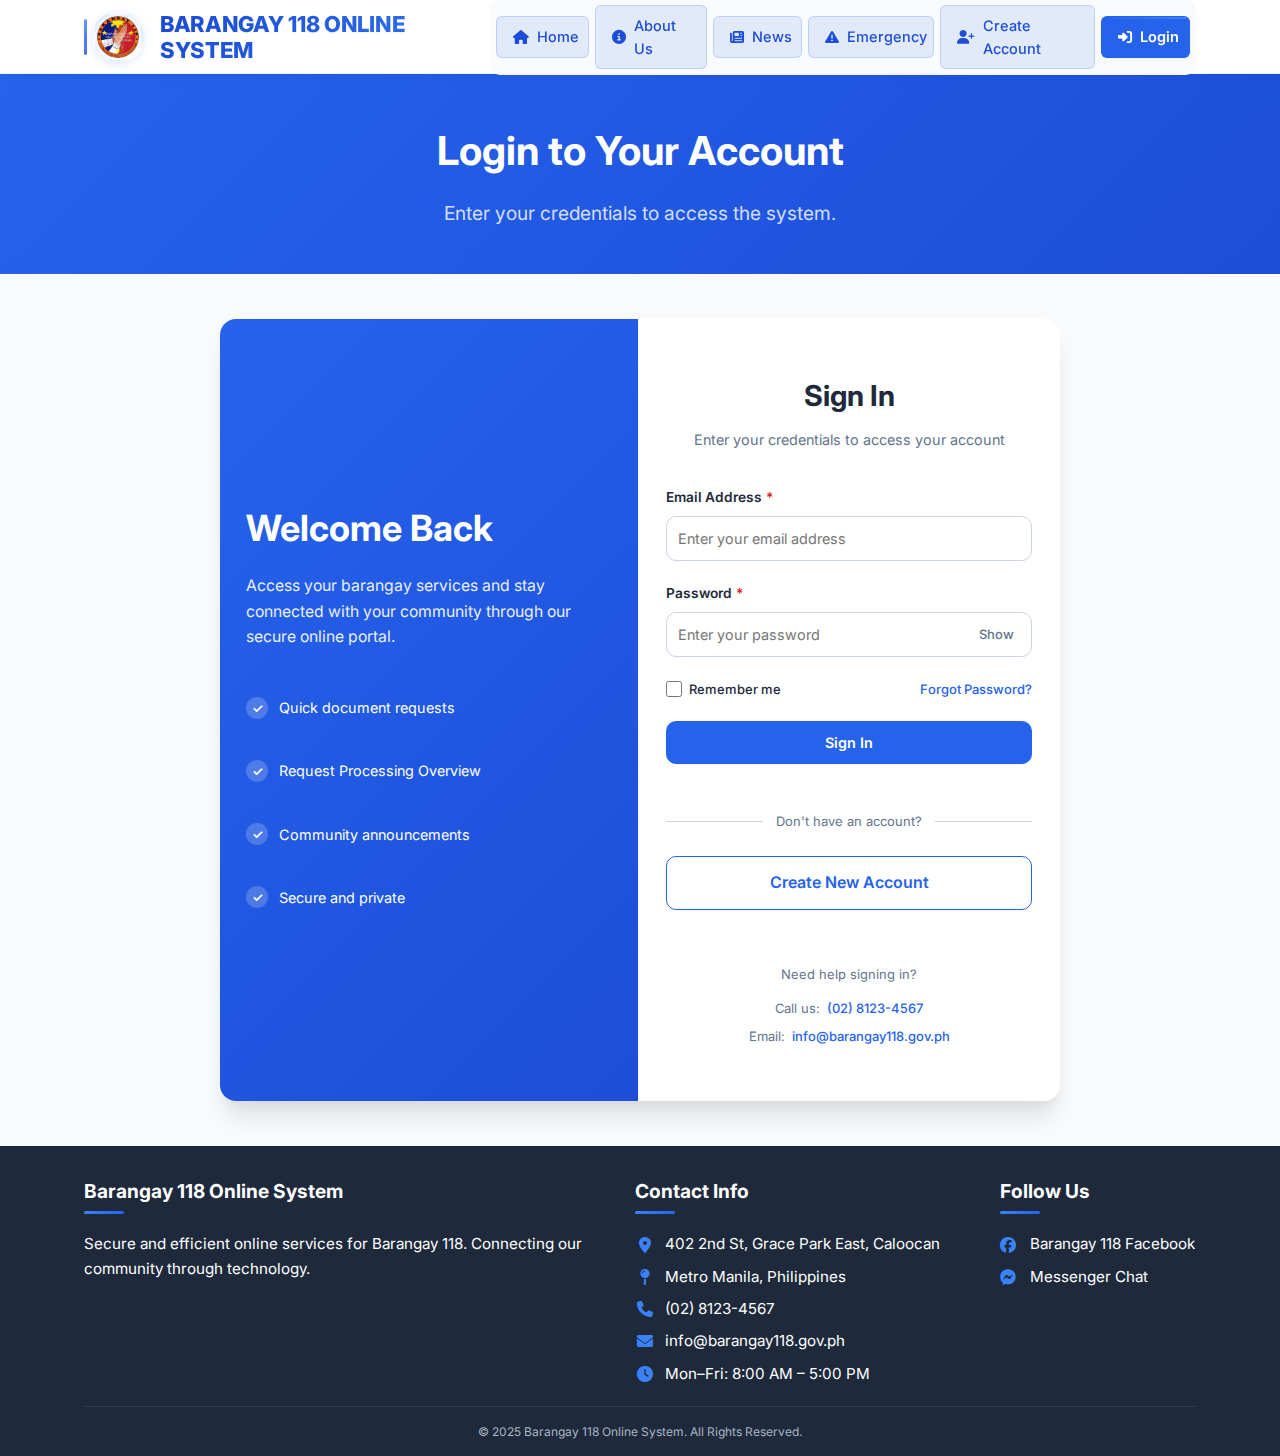
<file: LogIn.html>
<!DOCTYPE html>
<html lang="en">
<head>
    <meta charset="UTF-8">
    <meta name="viewport" content="width=device-width, initial-scale=1.0">
    <title>Login - Barangay 118 Online System</title>
    <link rel="stylesheet" href="https://cdnjs.cloudflare.com/ajax/libs/font-awesome/6.4.0/css/all.min.css">
    <link rel="preconnect" href="https://fonts.googleapis.com">
    <link rel="preconnect" href="https://fonts.gstatic.com" crossorigin>
    <link href="https://fonts.googleapis.com/css2?family=Inter:wght@300;400;500;600;700;800&display=swap" rel="stylesheet">
    <link rel="stylesheet" href="LogIn.css">
</head>
<body>
    <header>
        <div class="container">
            <div class="navbar">
                <a href="index.html" id="home-logo" class="logo" aria-label="Barangay 118 Online System Home">
                    <img src="Logo-Favicon-removebg-preview.png" alt="Barangay 118 Official Logo" class="logo-image" width="70" height="70">
                    <h1 id="system-name">BARANGAY 118 ONLINE SYSTEM</h1>
                </a>

                <nav class="nav-links" aria-label="Main navigation">
                    <a href="index.html" aria-label="Home page">
                        <i class="fas fa-home" aria-hidden="true"></i>
                        <span>Home</span>
                    </a>
                    <a href="AboutUs.html" aria-current="page" aria-label="About Barangay 118 page">
                        <i class="fas fa-info-circle" aria-hidden="true"></i>
                        <span>About Us</span>
                    </a>
                    <a href="News.html" aria-label="Barangay News page">
                        <i class="fas fa-newspaper" aria-hidden="true"></i>
                        <span>News</span>
                    </a>
                    <a href="Emergency.html" aria-label="Barangay Emergency page">
                        <i class="fas fa-exclamation-triangle" aria-hidden="true"></i>
                        <span>Emergency</span>
                    </a>
                    <a href="CreateAnAccount.html" aria-label="Create an account page">
                        <i class="fas fa-user-plus" aria-hidden="true"></i>
                        <span>Create Account</span>
                    </a>
                    <a href="LogIn.html" class="active" aria-label="Login page">
                        <i class="fas fa-sign-in-alt" aria-hidden="true"></i>
                        <span>Login</span>
                    </a>
                </nav>
            </div>
        </div>
    </header>

    <!-- Page Hero -->
    <section class="page-hero">
        <div class="container">
            <h1 id="hero-title">Login to Your Account</h1>
            <p id="hero-description">Sign in to access your dashboard and Barangay 118 services.</p> 
        </div>
    </section>

    <!-- Login Section -->
    <section id="login-section">
        <div class="login-container">
            <!-- Left Side - Welcome Message -->
            <div class="login-left">
                <div class="welcome-text">
                    <h1 id="welcome-title">Welcome</h1>
                    <p id="welcome-description">Access your barangay services and stay connected with your community through our secure online portal.</p>
                </div>
                
                <div class="features" id="features-container">
                    <!-- dynamically loaded -->
                </div>
            </div>
            
            <!-- Right Side - Login Form -->
            <div class="login-right">
                <div class="login-header">
                    <h2 class="login-title">Sign In</h2>
                    <p class="login-subtitle">Enter your credentials to access your account</p>
                </div>
                
                <form id="loginForm">
                    <div class="form-group">
                        <label for="email" class="required">Email Address</label>
                        <input 
                            type="email" 
                            id="email" 
                            placeholder="Enter your email address"
                            required
                        >
                        <div class="error-message" id="email-error">Please enter a valid email address</div>
                    </div>
                    
                    <div class="form-group">
                        <label for="password" class="required">Password</label>
                        <div class="password-input-container">
                            <input 
                                type="password" 
                                id="password" 
                                placeholder="Enter your password"
                                required
                            >
                            <button type="button" class="password-toggle" id="togglePassword">Show</button>
                        </div>
                        <div class="error-message" id="password-error">Please enter your password</div>
                    </div>
                    
                    <div class="remember-forgot">
                        <div class="remember-me">
                            <input type="checkbox" id="rememberMe">
                            <label for="rememberMe">Remember me</label>
                        </div>
                        <a href="#" class="forgot-password">Forgot Password?</a>
                    </div>
                    
                    <button type="submit" class="btn-login" id="loginBtn">
                        Sign In
                    </button>
                </form>
                
                <div class="divider">
                    <span>Don't have an account?</span>
                </div>
                
                <a href="CreateAnAccount.html" class="btn-register">
                    Create New Account
                </a>
                
                <div class="login-help">
                    <p>Need help signing in?</p>
                    <div class="contact-info">
                        <span>Call us: <a href="tel:+021238567">(02) 8123-4567</a></span>
                        <span>Email: <a href="mailto:info@barangay118.gov.ph">info@barangay118.gov.ph</a></span>
                    </div>
                </div>
            </div>
        </div>
    </section>

<!-- Footer -->
<footer id="footer">
    <div class="container" id="footer-container">
        <div class="footer-content" id="footer-content">

            <!-- Left Column: System Info -->
            <div class="footer-column" id="footer-system-column">
                <h3 id="footer-title" class="footer-title">
                    Barangay 118 Online System
                </h3>
                <p id="footer-description" class="footer-description">
                    Secure and efficient online services for Barangay 118. Connecting our community through technology.
                </p>
            </div>

            <!-- Center Footer -->
            <div class="footer-center" id="footer-center">
                <div class="footer-row" id="footer-row">

                    <!-- Contact Info -->
                    <div class="footer-column" id="footer-contact-column">
                        <h3 id="footer-contact-title">Contact Info</h3>

                        <ul id="footer-contact-info" class="footer-contact-info">
                            <li>
                                <i class="fas fa-map-marker-alt"></i>
                                <span id="footer-address-line1">
                                    402 2nd St, Grace Park East, Caloocan
                                </span>
                            </li>
                            <li>
                                <i class="fas fa-map-pin"></i>
                                <span id="footer-address-line2">
                                    Metro Manila, Philippines
                                </span>
                            </li>
                            <li>
                                <i class="fas fa-phone"></i>
                                <span id="footer-phone">
                                    (02) 8123-4567
                                </span>
                            </li>
                            <li>
                                <i class="fas fa-envelope"></i>
                                <span id="footer-email">
                                    info@barangay118.gov.ph
                                </span>
                            </li>
                            <li>
                                <i class="fas fa-clock"></i>
                                <span id="footer-office-hours">
                                    Mon–Fri: 8:00 AM – 5:00 PM
                                </span>
                            </li>
                        </ul>
                    </div>

                    <!-- Social / Links -->
                    <div class="footer-column" id="footer-links-column">
                        <h3 id="footer-social-title">Follow Us</h3>

                        <ul class="footer-links" id="footer-social-links">
                            <li id="footer-facebook-item">
                                <i class="fab fa-facebook"></i>
                                <a
                                    id="footer-facebook-link"
                                    href="https://facebook.com/barangay118"
                                    target="_blank"
                                >
                                    <span id="footer-facebook-text">
                                        Barangay 118 Facebook
                                    </span>
                                </a>
                            </li>

                            <li id="footer-messenger-item">
                                <i class="fab fa-facebook-messenger"></i>
                                <a
                                    id="footer-messenger-link"
                                    href="https://m.me/barangay118"
                                    target="_blank"
                                >
                                    <span id="footer-messenger-text">
                                        Messenger Chat
                                    </span>
                                </a>
                            </li>
                        </ul>
                    </div>

                </div>
            </div>

        </div>

        <!-- Copyright -->
        <div class="copyright" id="footer-copyright">
            <p id="copyright-text">
                &copy; 2025 Barangay 118 Online System. All Rights Reserved.
            </p>
        </div>
    </div>
</footer>


    <script src="LogIn.js"></script>

</body>
</html>
</file>
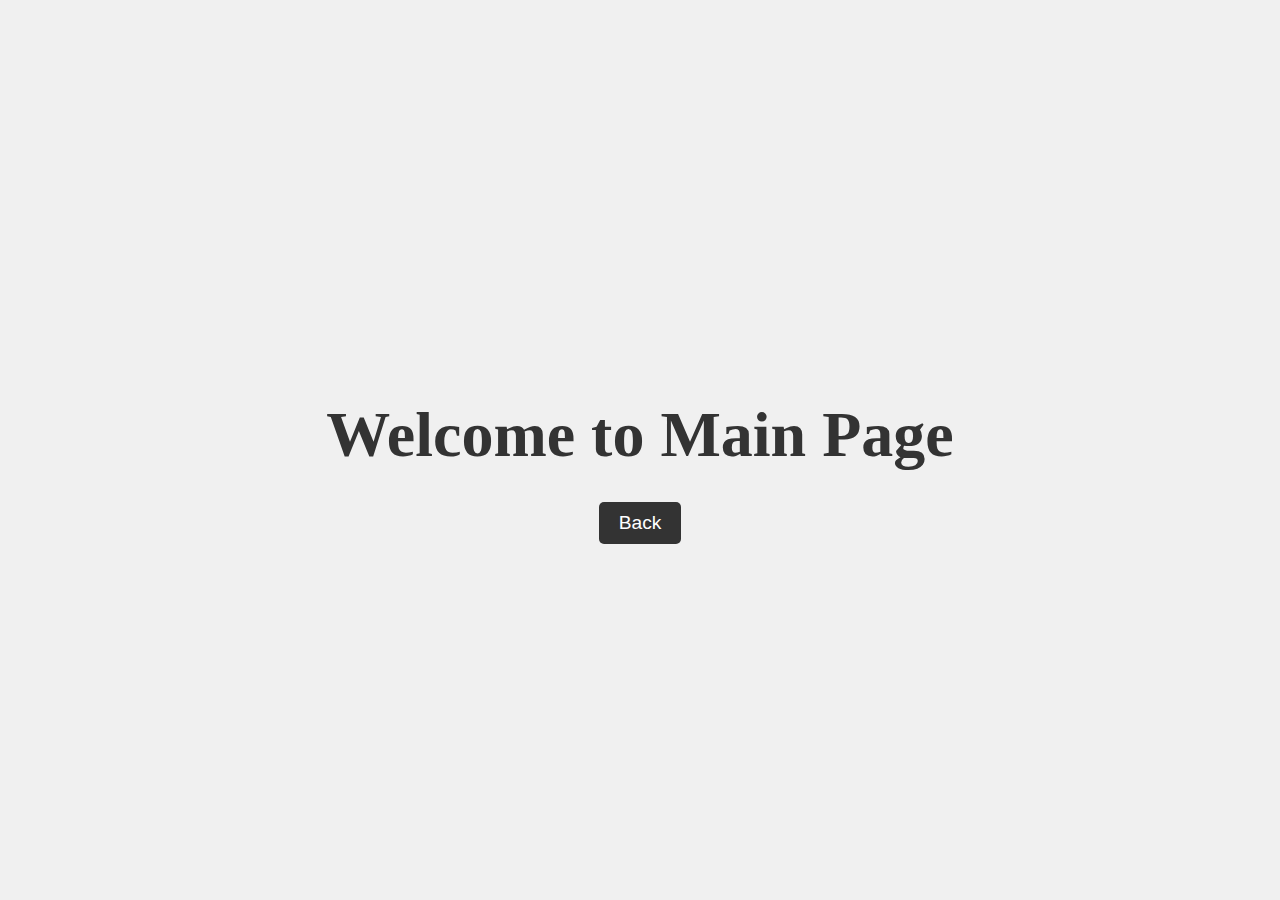
<file: MainPage.html>
<!DOCTYPE html>
<html lang="en">
<head>
    <meta charset="UTF-8">
    <meta name="viewport" content="width=device-width, initial-scale=1.0">
    <title>Document</title>
    <style>
        body {
            display: flex;
            flex-direction: column;
            justify-content: center; 
            align-items: center;  
            height: 100vh;       
            margin: 0;
            background-color: #f0f0f0;
        }

        h1 {
            font-size: 4rem;
            color: #333;
            margin-bottom: 30px;
        }

        button {
            padding: 10px 20px;
            font-size: 1.2rem;
            background-color: #333;
            color: #fff;
            border: none;
            border-radius: 5px;
            cursor: pointer;
        }

        button:hover {
            background-color: #555;
        }
    </style>
</head>
<body>
    <h1>Welcome to Main Page</h1>
    <button onclick="history.back()">Back</button>
</body>
</html>
</file>
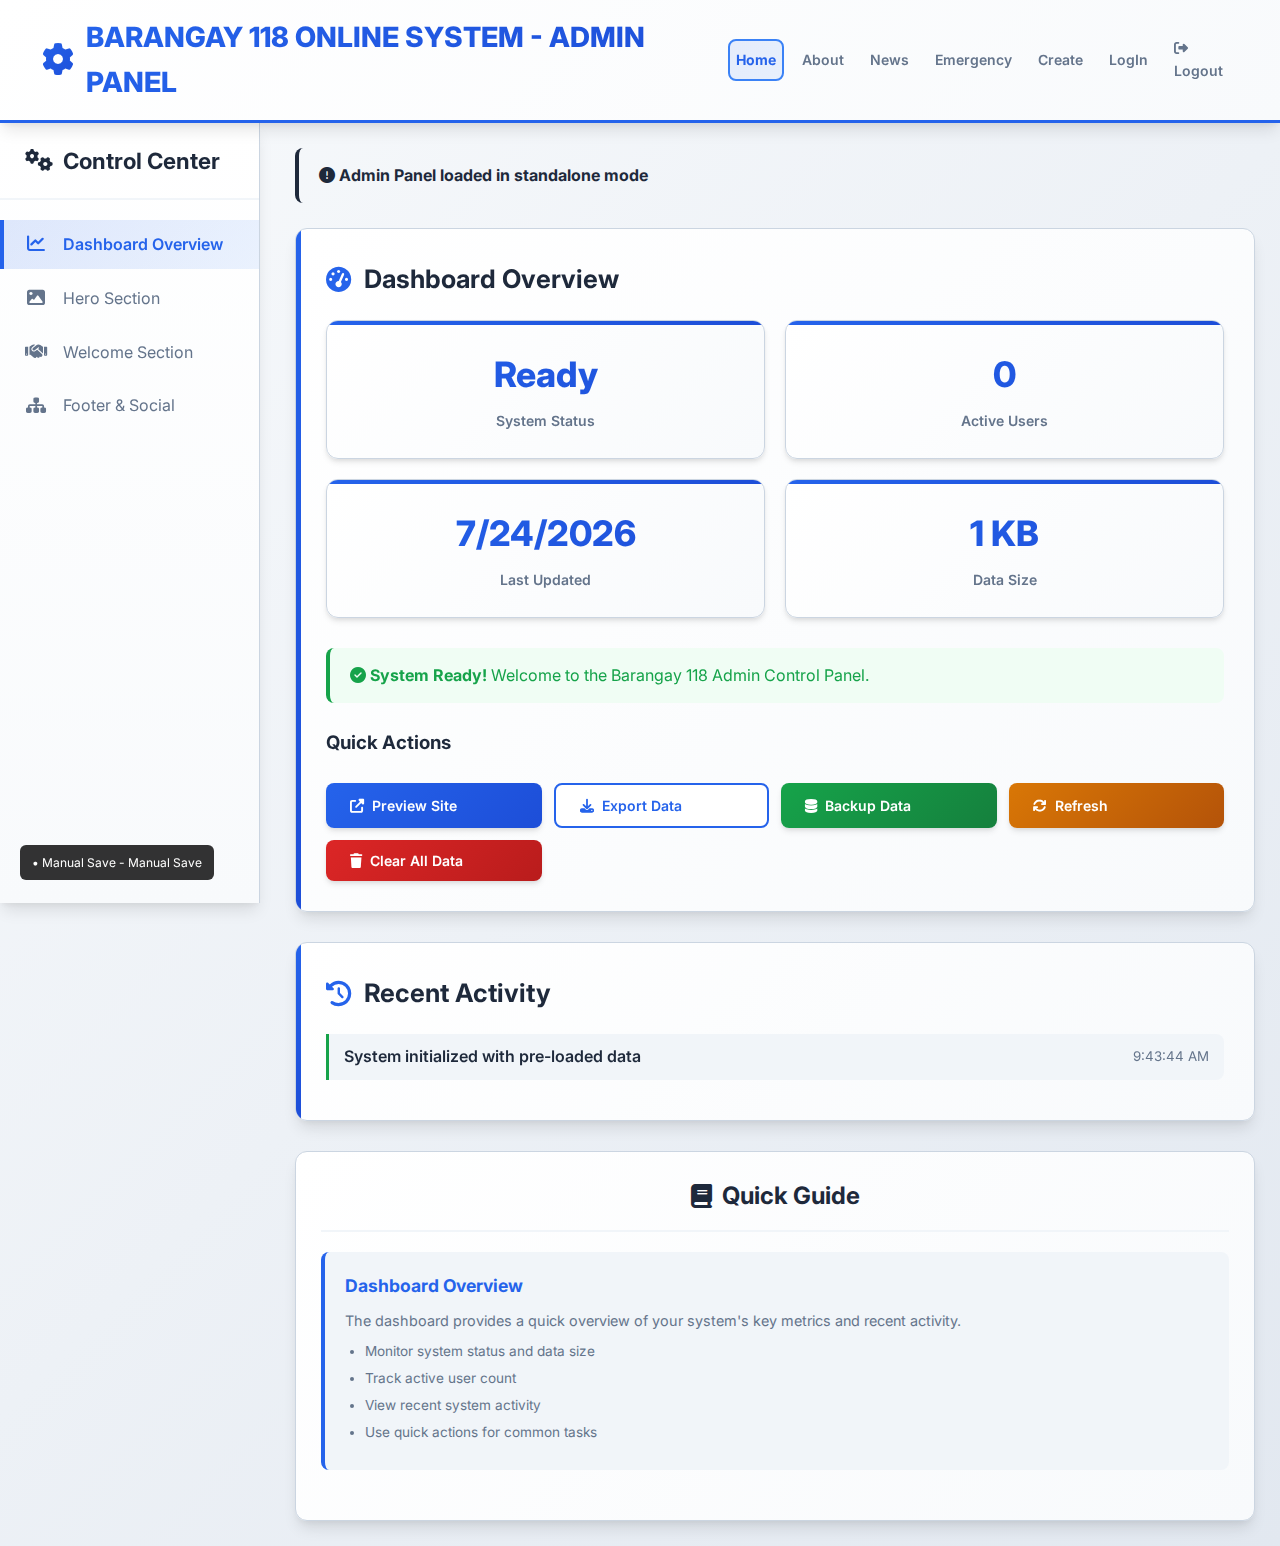
<file: PanelAdminView.html>
<!DOCTYPE html>
<html lang="en">
<head>
    <meta charset="UTF-8">
    <meta name="viewport" content="width=device-width, initial-scale=1.0">
    <title>Admin Panel - Barangay 118 Online System</title>
    <link rel="shortcut icon" type="image/png" href="Logo-Favicon-removebg-preview.png">
    <link rel="stylesheet" href="https://cdnjs.cloudflare.com/ajax/libs/font-awesome/6.5.0/css/all.min.css"> 
    <link rel="preconnect" href="https://fonts.googleapis.com">
    <link rel="preconnect" href="https://fonts.gstatic.com" crossorigin>
    <link href="https://fonts.googleapis.com/css2?family=Inter:wght@300;400;500;600;700;800&display=swap" rel="stylesheet">
    <link rel="stylesheet" href="PanelAdminView.css">
</head>
<body>

    <!-- HEADER -->
    <header>
        <div class="container">
            <div class="navbar">
                <div class="logo" onclick="window.open('PanelUserView.html', '_blank')">
                    <div class="logo-icon"><i class="fas fa-cog"></i></div>
                    <h1>BARANGAY 118 ONLINE SYSTEM - ADMIN PANEL</h1>
                </div>

                <div class="nav-links">
                    <a href="PanelAdminView.html" class="active">Home</a>
                    <a href="AboutUsAdmin.html">About</a>
                    <a href="NewsAdmin.html">News</a>
                    <a href="EmergencyAdmin.html">Emergency</a>
                    <a href="CreateAccountAdmin.html">Create</a>
                    <a href="LogAdminControl.html">LogIn</a>
                    <a href="LogIn.html" id="logout-btn"><i class="fas fa-sign-out-alt"></i> Logout</a>
                </div>
            </div>
        </div>
    </header>

    <!-- Admin Panel -->
    <div class="admin-panel">
        <!-- Left Sidebar - Control Center -->
        <div class="sidebar">
            <div class="sidebar-header">
                <h2 class="sidebar-title"><i class="fas fa-cogs"></i> Control Center</h2>
            </div>
            <ul class="sidebar-menu">
                <li><a href="#" class="active" data-tab="dashboard">
                    <span class="sidebar-icon"><i class="fas fa-chart-line"></i></span> Dashboard Overview
                </a></li>
                <li><a href="#" data-tab="hero">
                    <span class="sidebar-icon"><i class="fas fa-image"></i></span> Hero Section
                </a></li>
                <li><a href="#" data-tab="welcome">
                    <span class="sidebar-icon"><i class="fas fa-handshake"></i></span> Welcome Section
                </a></li>
                <li><a href="#" data-tab="footer">
                    <span class="sidebar-icon"><i class="fas fa-sitemap"></i></span> Footer & Social
                </a></li>
            </ul>
        </div>


        

        <div class="admin-content">
            <!-- Dashboard Tab -->
            <div id="dashboard" class="tab-content active">
                <div class="admin-section">
                    <h2 class="section-title"><i class="fas fa-tachometer-alt"></i> Dashboard Overview</h2>
                    
                    <div class="stats-grid">
                        <div class="stat-card">
                            <div class="stat-value" id="system-status">Ready</div>
                            <div class="stat-label">System Status</div>
                        </div>
                        <div class="stat-card">
                            <div class="stat-value" id="user-count">0</div>
                            <div class="stat-label">Active Users</div>
                        </div>
                        <div class="stat-card">
                            <div class="stat-value" id="last-updated">Today</div>
                            <div class="stat-label">Last Updated</div>
                        </div>
                        <div class="stat-card">
                            <div class="stat-value" id="data-size">0 KB</div>
                            <div class="stat-label">Data Size</div>
                        </div>
                    </div>
                    
                    <div class="alert alert-success">
                        <strong><i class="fas fa-check-circle"></i> System Ready!</strong> Welcome to the Barangay 118 Admin Control Panel.
                    </div>
                    
                    <h3 style="margin-bottom: 15px; color: var(--dark);">Quick Actions</h3>
                    <div class="quick-actions">
                        <button class="btn btn-primary" id="preview-site-btn">
                            <i class="fas fa-external-link-alt"></i> Preview Site
                        </button>
                        <button class="btn btn-secondary" id="export-data-btn">
                            <i class="fas fa-download"></i> Export Data
                        </button>
                        <button class="btn btn-success" id="backup-btn">
                            <i class="fas fa-database"></i> Backup Data
                        </button>
                        <button class="btn btn-warning" id="refresh-btn">
                            <i class="fas fa-sync"></i> Refresh
                        </button>
                        <button class="btn btn-danger" id="clear-all-data-btn">
                            <i class="fas fa-trash"></i> Clear All Data
                        </button>
                    </div>
                </div>

                <!-- Recent Activity -->
                <div class="admin-section">
                    <h2 class="section-title"><i class="fas fa-history"></i> Recent Activity</h2>
                    <div id="recent-activity">
                        <p style="color: var(--gray); text-align: center; padding: 20px;">
                            <i class="fas fa-clock"></i> Activity log will appear here...
                        </p>
                    </div>
                </div>

                <!-- Quick Guide -->
                <div class="quick-guide-center">
                    <div class="quick-guide-header">
                        <h2 class="quick-guide-title"><i class="fas fa-book"></i> Quick Guide</h2>
                    </div>
                    
                    <div id="dashboard-guide" class="guide-section">
                        <h4>Dashboard Overview</h4>
                        <p>The dashboard provides a quick overview of your system's key metrics and recent activity.</p>
                        <ul>
                            <li>Monitor system status and data size</li>
                            <li>Track active user count</li>
                            <li>View recent system activity</li>
                            <li>Use quick actions for common tasks</li>
                        </ul>
                    </div>
                </div>
            </div>

            <!-- Hero Section Tab -->
            <div id="hero" class="tab-content">
                <div class="admin-section">
                    <div class="section-header">
                        <h2 class="section-title"><i class="fas fa-star"></i> Hero Section Management</h2>
                        <div class="action-buttons">
                            <a href="index.html" target="_blank" class="btn btn-success btn-sm">
                                <i class="fas fa-eye"></i> View Site
                            </a>
                        </div>
                    </div>
                    
                    <p style="color: var(--gray); margin-bottom: 25px;">Update the main banner section that appears at the top of your website.</p>
                    
                    <form id="hero-form">
                        <div class="form-group">
                            <label class="form-label" for="system-name">System Name</label>
                            <input type="text" class="form-control" id="system-name" placeholder="Enter system name">
                            <small style="color: var(--gray); margin-top: 5px; display: block;">This is the name of the system displayed in the header</small>
                        </div>

                        <div class="form-group">
                            <label class="form-label" for="hero-title">Hero Title</label>
                            <input type="text" class="form-control" id="hero-title" placeholder="Enter compelling hero title">
                            <small style="color: var(--gray); margin-top: 5px; display: block;">This is the main headline that grabs attention</small>
                        </div>
                        
                        <div class="form-group">
                            <label class="form-label" for="hero-description">Hero Description</label>
                            <textarea class="form-control" id="hero-description" placeholder="Enter engaging description that explains your system"></textarea>
                            <small style="color: var(--gray); margin-top: 5px; display: block;">Brief description that appears below the title</small>
                        </div>
                        
                        <!-- Action Buttons -->
                        <div class="action-buttons-container">
                            <button type="submit" class="btn btn-primary">
                                <i class="fas fa-save"></i> Update Hero Section
                            </button>
                            <button type="button" class="btn btn-warning" id="hero-reset-btn">
                                <i class="fas fa-undo"></i> Reset to Defaults
                            </button>
                        </div>
                    </form>
                </div>

                <!-- Quick Guide -->
                <div class="quick-guide-center">
                    <div class="quick-guide-header">
                        <h2 class="quick-guide-title"><i class="fas fa-book"></i> Quick Guide</h2>
                    </div>
                    
                    <div id="hero-guide" class="guide-section">
                        <h4>Hero Section Management</h4>
                        <p>Customize the main banner section of your website.</p>
                        <ul>
                            <li>Update the main headline text</li>
                            <li>Modify the description below the title</li>
                            <li>Set the system name displayed in header</li>
                            <li>Changes appear immediately on the main site after saving</li>
                        </ul>
                    </div>
                </div>
            </div>

            <!-- Welcome Section Tab -->
            <div id="welcome" class="tab-content">
                <div class="admin-section">
                    <div class="section-header">
                        <h2 class="section-title"><i class="fas fa-home"></i> Welcome Section Management</h2>
                        <div class="action-buttons">
                            <a href="index.html" target="_blank" class="btn btn-success btn-sm">
                                <i class="fas fa-eye"></i> View Site
                            </a>
                        </div>
                    </div>
                    
                    <p style="color: var(--gray); margin-bottom: 25px;">Customize the welcome section with background image and welcoming content.</p>
                    
                    <form id="welcome-form">
                        <div class="form-group">
                            <label class="form-label" for="welcome-title">Welcome Title</label>
                            <input type="text" class="form-control" id="welcome-title" placeholder="Enter welcoming title">
                        </div>
                        
                        <div class="form-group">
                            <label class="form-label" for="welcome-subtitle">Welcome Subtitle</label>
                            <input type="text" class="form-control" id="welcome-subtitle" placeholder="Enter engaging subtitle">
                        </div>
                        
                        <div class="form-group">
                            <label class="form-label" for="welcome-background">Background Image URL</label>
                            <input type="text" class="form-control" id="welcome-background" placeholder="received_32392388620408695_edit_2410797689912.png">
                            <small style="color: var(--gray); margin-top: 5px; display: block;">Enter direct URL to high-quality background image</small>
                            <div class="image-preview-container">
                                <img id="welcome-bg-preview" class="image-preview" alt="Background preview">
                            </div>
                        </div>
                        
                        <div class="form-group">
                            <label class="form-label" for="welcome-logo">Barangay Logo URL</label>
                            <input type="text" class="form-control" id="welcome-logo" placeholder="https://example.com/logo-image.jpg">
                            <small style="color: var(--gray); margin-top: 5px; display:block;">Enter direct URL to your barangay logo</small>
                            <div class="image-preview-container">
                                <img id="welcome-logo-preview" class="image-preview" alt="Logo preview">
                            </div>
                        </div>

                        <!-- Action Buttons -->
                        <div class="action-buttons-container">
                            <button type="submit" class="btn btn-primary">
                                <i class="fas fa-save"></i> Update Welcome Section
                            </button>
                            <button type="button" class="btn btn-warning" id="welcome-reset-btn">
                                <i class="fas fa-undo"></i> Reset to Defaults
                            </button>
                        </div>
                    </form>
                </div>

                <!-- Quick Guide -->
                <div class="quick-guide-center">
                    <div class="quick-guide-header">
                        <h2 class="quick-guide-title"><i class="fas fa-book"></i> Quick Guide</h2>
                    </div>
                    
                    <div id="welcome-guide" class="guide-section">
                        <h4>Welcome Section Management</h4>
                        <p>Customize the welcome section with background image and content.</p>
                        <ul>
                            <li>Update the welcome title and subtitle</li>
                            <li>Add background image URL</li>
                            <li>Upload your barangay logo</li>
                            <li>Preview images before saving</li>
                        </ul>
                    </div>
                </div>
            </div>

            <!-- Footer Tab -->
            <div id="footer" class="tab-content">
                <div class="admin-section">
                    <div class="section-header">
                        <h2 class="section-title"><i class="fas fa-icons"></i> Footer & Social Media</h2>
                        <div class="action-buttons">
                            <a href="index.html" target="_blank" class="btn btn-success btn-sm">
                                <i class="fas fa-eye"></i> View Site
                            </a>
                        </div>
                    </div>
                    
                    <p style="color: var(--gray); margin-bottom: 25px;">Manage footer content and social media links.</p>
                    
                    <form id="footer-form">
                        <div class="form-group">
                            <label class="form-label" for="footer-title">Footer Title</label>
                            <input type="text" class="form-control" id="footer-title" placeholder="Enter footer title">
                        </div>
                        
                        <div class="form-group">
                            <label class="form-label" for="footer-description">Footer Description</label>
                            <textarea class="form-control" id="footer-description" placeholder="Enter footer description"></textarea>
                        </div>
                        
                        <h4 style="margin: 20px 0 10px 0; color: var(--dark);">Contact Information</h4>
                        
                        <div class="form-group">
                            <label class="form-label" for="address-line1">Address Line 1</label>
                            <input type="text" class="form-control" id="address-line1" placeholder="402 2nd St, Grace Park East, Caloocan">
                        </div>
                        
                        <div class="form-group">
                            <label class="form-label" for="address-line2">Address Line 2</label>
                            <input type="text" class="form-control" id="address-line2" placeholder="Metro Manila, Philippines">
                        </div>
                        
                        <div class="form-row">
                            <div class="form-group">
                                <label class="form-label" for="phone">Phone Number</label>
                                <input type="text" class="form-control" id="phone" placeholder="(02) 8123-4567">
                            </div>
                            
                            <div class="form-group">
                                <label class="form-label" for="email">Email Address</label>
                                <input type="email" class="form-control" id="email" placeholder="info@barangay118.gov.ph">
                            </div>
                        </div>
                        
                        <div class="form-group">
                            <label class="form-label" for="office-hours">Office Hours</label>
                            <input type="text" class="form-control" id="office-hours" placeholder="Mon–Fri: 8:00 AM – 5:00 PM">
                        </div>
                        
                        <h4 style="margin: 20px 0 10px 0; color: var(--dark);">Social Media Links</h4>
                        
                        <div class="form-row">
                            <div class="form-group">
                                <label class="form-label" for="facebook-url">Facebook URL</label>
                                <input type="text" class="form-control" id="facebook-url" placeholder="https://facebook.com/barangay118">
                            </div>
                            
                            <div class="form-group">
                                <label class="form-label" for="messenger-url">Messenger URL</label>
                                <input type="text" class="form-control" id="messenger-url" placeholder="https://m.me/barangay118">
                            </div>
                        </div>
                        
                        <div class="form-group">
                            <label class="form-label" for="copyright-text">Copyright Text</label>
                            <input type="text" class="form-control" id="copyright-text" placeholder="&copy; 2025 Barangay 118 Online System. All Rights Reserved.">
                        </div>

                        <!-- Action Buttons -->
                        <div class="action-buttons-container">
                            <button type="submit" class="btn btn-primary">
                                <i class="fas fa-save"></i> Update Footer
                            </button>
                            <button type="button" class="btn btn-warning" id="footer-reset-btn">
                                <i class="fas fa-undo"></i> Reset to Defaults
                            </button>
                        </div>
                    </form>
                </div>

                <!-- Quick Guide -->
                <div class="quick-guide-center">
                    <div class="quick-guide-header">
                        <h2 class="quick-guide-title"><i class="fas fa-book"></i> Quick Guide</h2>
                    </div>
                    
                    <div id="footer-guide" class="guide-section">
                        <h4>Footer & Social Media</h4>
                        <p>Customize the footer section and social media links.</p>
                        <ul>
                            <li>Update footer title and description</li>
                            <li>Add contact information (address, phone, email)</li>
                            <li>Set office hours</li>
                            <li>Update Facebook and Messenger links</li>
                            <li>Modify copyright information</li>
                        </ul>
                    </div>
                </div>
            </div>
        </div>
    </div>
    
    <!-- Save Status Indicator -->
    <div id="save-status" class="save-status">Manual Save: Ready</div>

    <script>
document.getElementById("preview-site-btn").addEventListener("click", function () {
    // ilagay dito ang USER VIEW page
    window.open("index.html", "_blank");
});
</script>


    <script>
    // Default data structure matching the user view
    const defaultBarangayData = {
        systemName: "BARANGAY 118 ONLINE SYSTEM",
        hero: {
            title: "Barangay 118 Online Management System",
            description: "Digital service for a faster, smoother, and more connected community."
        },
        welcomeSection: {
            backgroundImage: "8055825756095.png",
            title: "Welcome to Barangay 118",
            subtitle: "A Community of Unity and Progress",
            logo: "308673009_177778618128931_642779678020875763_n.png"
        },
        footer: {
            title: "Barangay 118 Online System",
            description: "Secure and efficient online services for Barangay 118. Connecting our community through technology.",
            contactInfo: {
                addressLine1: "402 2nd St, Grace Park East, Caloocan",
                addressLine2: "Metro Manila, Philippines",
                phone: "(02) 8123-4567",
                email: "info@barangay118.gov.ph",
                officeHours: "Mon–Fri: 8:00 AM – 5:00 PM"
            },
            socialMedia: {
                facebook: "https://facebook.com/barangay118",
                messenger: "https://m.me/barangay118"
            },
            copyright: "&copy; 2025 Barangay 118 Online System. All Rights Reserved."
        }
    };

    // Enhanced Admin Panel with Manual Save
    class BarangayAdminPanel {
        constructor() {
            this.currentData = JSON.parse(JSON.stringify(defaultBarangayData));
            this.activityLog = [];
            this.lastSavedData = null;
            this.init();
        }

        init() {
            this.loadData();
            this.lastSavedData = JSON.parse(JSON.stringify(this.currentData));
            this.setupEventListeners();
            this.updateDashboard();
            this.logActivity('System initialized with pre-loaded data', 'success');
            this.updateSaveStatus();
            this.checkUserViewConnection();
        }

        checkUserViewConnection() {
            if (window.opener && window.opener.barangayAdmin) {
                console.log('Connected to User View (opener)');
                this.showAlert('Connected to User View system', 'success');
            } else {
                console.log('Running in standalone mode');
                this.showAlert('Admin Panel loaded in standalone mode', 'info');
            }
        }

        getDefaultData() {
            return JSON.parse(JSON.stringify(defaultBarangayData));
        }

        loadData() {
            let loaded = false;
            
            // Try to load from User View system
            if (window.opener && window.opener.barangayAdmin && window.opener.barangayAdmin.getData) {
                try {
                    const userViewData = window.opener.barangayAdmin.getData();
                    if (userViewData && typeof userViewData === 'object') {
                        this.currentData = userViewData;
                        console.log('Data loaded from User View system (opener)');
                        loaded = true;
                    }
                } catch (error) {
                    console.error('Error loading from User View:', error);
                }
            } 
            
            // Fallback to localStorage
            if (!loaded) {
                const savedData = localStorage.getItem('barangayData');
                if (savedData) {
                    try {
                        this.currentData = JSON.parse(savedData);
                        console.log('Data loaded from localStorage');
                        loaded = true;
                    } catch (error) {
                        console.error('Error parsing localStorage data:', error);
                    }
                }
            }
            
            // Use default if nothing loaded
            if (!loaded) {
                this.currentData = this.getDefaultData();
                console.log('Using pre-loaded default data');
            }
            
            this.populateForms();
        }

        hasActualChanges() {
            if (!this.lastSavedData) return true;
            
            const currentDataStr = JSON.stringify(this.currentData);
            const lastSavedDataStr = JSON.stringify(this.lastSavedData);
            
            return currentDataStr !== lastSavedDataStr;
        }

        // Manual save data with change detection
        saveData() {
            if (!this.hasActualChanges()) {
                console.log('No changes detected, skipping save');
                this.updateSaveStatus('No changes to save');
                this.showAlert('No changes to save', 'info');
                return true;
            }

            let saved = false;
            
            try {
                // Method 1: Try to save through user view system
                if (window.opener && window.opener.barangayAdmin) {
                    // Update system name
                    if (window.opener.barangayAdmin.updateSystemName) {
                        window.opener.barangayAdmin.updateSystemName(this.currentData.systemName);
                    }
                    
                    // Update hero section
                    if (window.opener.barangayAdmin.updateHeroSection) {
                        window.opener.barangayAdmin.updateHeroSection(
                            this.currentData.hero.title, 
                            this.currentData.hero.description
                        );
                    }
                    
                    // Update welcome section
                    if (window.opener.barangayAdmin.updateWelcomeSection) {
                        window.opener.barangayAdmin.updateWelcomeSection(
                            this.currentData.welcomeSection.backgroundImage,
                            this.currentData.welcomeSection.title,
                            this.currentData.welcomeSection.subtitle,
                            this.currentData.welcomeSection.logo
                        );
                    }
                    
                    // Update footer section
                    if (window.opener.barangayAdmin.updateFooter) {
                        window.opener.barangayAdmin.updateFooter(this.currentData.footer);
                    }
                    
                    // Call manual save
                    if (window.opener.barangayAdmin.manualSave) {
                        window.opener.barangayAdmin.manualSave();
                    }
                    
                    console.log('Data saved through User View system');
                    saved = true;
                }
                
                // Method 2: Fallback to localStorage
                if (!saved) {
                    localStorage.setItem('barangayData', JSON.stringify(this.currentData));
                    console.log('Data saved to localStorage');
                    saved = true;
                }
                
                // Update last saved data reference
                this.lastSavedData = JSON.parse(JSON.stringify(this.currentData));
                
                this.updateDashboard();
                this.updateSaveStatus('Saved successfully');
                this.logActivity('Data saved successfully', 'success');
                
            } catch (error) {
                console.error('Save failed:', error);
                this.updateSaveStatus('Save failed');
                this.logActivity('Data save failed', 'error');
                saved = false;
            }
            
            return saved;
        }

        // Update save status
        updateSaveStatus(status = 'Manual Save') {
            const statusElement = document.getElementById('save-status');
            if (statusElement) {
                const baseStatus = '• Manual Save';
                const hasChanges = this.hasActualChanges() ? ' - Unsaved changes' : '';
                
                if (status) {
                    statusElement.textContent = `${baseStatus} - ${status}`;
                    statusElement.style.background = status.includes('failed') ? 'var(--error)' : 
                    status.includes('Saving') ? 'var(--warning)' : 
                    status.includes('success') ? 'var(--success)' : 'rgba(0,0,0,0.8)';
                    
                    // Reset color after 3 seconds
                    if (status !== 'Saved successfully' && !status.includes('failed')) {
                        setTimeout(() => {
                            statusElement.style.background = 'rgba(0,0,0,0.8)';
                            statusElement.textContent = `${baseStatus}${hasChanges}`;
                        }, 3000);
                    }
                } else {
                    statusElement.textContent = `${baseStatus}${hasChanges}`;
                    statusElement.style.background = 'rgba(0,0,0,0.8)';
                }
            }
        }

        populateForms() {
            if (!this.currentData) return;

            // Hero section
            document.getElementById('system-name').value = this.currentData.systemName || '';
            document.getElementById('hero-title').value = this.currentData.hero?.title || '';
            document.getElementById('hero-description').value = this.currentData.hero?.description || '';
            
            // Welcome section
            document.getElementById('welcome-title').value = this.currentData.welcomeSection?.title || '';
            document.getElementById('welcome-subtitle').value = this.currentData.welcomeSection?.subtitle || '';
            document.getElementById('welcome-background').value = this.currentData.welcomeSection?.backgroundImage || '';
            document.getElementById('welcome-logo').value = this.currentData.welcomeSection?.logo || '';
            
            // Footer section
            document.getElementById('footer-title').value = this.currentData.footer?.title || '';
            document.getElementById('footer-description').value = this.currentData.footer?.description || '';
            
            // Contact Info
            if (this.currentData.footer?.contactInfo) {
                document.getElementById('address-line1').value = this.currentData.footer.contactInfo.addressLine1 || '';
                document.getElementById('address-line2').value = this.currentData.footer.contactInfo.addressLine2 || '';
                document.getElementById('phone').value = this.currentData.footer.contactInfo.phone || '';
                document.getElementById('email').value = this.currentData.footer.contactInfo.email || '';
                document.getElementById('office-hours').value = this.currentData.footer.contactInfo.officeHours || '';
            }
            
            // Social Media
            if (this.currentData.footer?.socialMedia) {
                document.getElementById('facebook-url').value = this.currentData.footer.socialMedia.facebook || '';
                document.getElementById('messenger-url').value = this.currentData.footer.socialMedia.messenger || '';
            }
            
            // Copyright
            document.getElementById('copyright-text').value = this.currentData.footer?.copyright || '';

            // Update image previews
            this.updateImagePreviews();
        }

        updateImagePreviews() {
            const bgPreview = document.getElementById('welcome-bg-preview');
            const logoPreview = document.getElementById('welcome-logo-preview');

            if (bgPreview && this.currentData.welcomeSection?.backgroundImage) {
                bgPreview.src = this.currentData.welcomeSection.backgroundImage;
                bgPreview.classList.add('visible');
            }

            if (logoPreview && this.currentData.welcomeSection?.logo) {
                logoPreview.src = this.currentData.welcomeSection.logo;
                logoPreview.classList.add('visible');
            }
        }

        setupEventListeners() {
            // Sidebar navigation
            document.querySelectorAll('.sidebar-menu a').forEach(link => {
                link.addEventListener('click', (e) => {
                    e.preventDefault();
                    const tabId = link.getAttribute('data-tab');
                    this.switchTab(tabId);
                    this.updateQuickGuide(tabId);
                });
            });

            // Form submissions
            this.setupFormListeners();

            // Quick action buttons
            document.getElementById('preview-site-btn').addEventListener('click', () => {
                window.open('PanelUserView.html', '_blank');
            });

            document.getElementById('export-data-btn').addEventListener('click', () => {
                this.exportData();
            });

            document.getElementById('backup-btn').addEventListener('click', () => {
                this.exportData();
                this.showAlert('Backup created successfully!', 'success');
            });

            document.getElementById('refresh-btn').addEventListener('click', () => {
                this.loadData();
                this.showAlert('Data refreshed!', 'success');
            });

            document.getElementById('clear-all-data-btn').addEventListener('click', () => {
                if (confirm('Clear ALL data? This will remove everything and cannot be undone.')) {
                    this.clearAllData();
                }
            });

            // Image preview handlers
            document.getElementById('welcome-background').addEventListener('input', (e) => {
                this.updateImagePreview('welcome-bg-preview', e.target.value);
            });

            document.getElementById('welcome-logo').addEventListener('input', (e) => {
                this.updateImagePreview('welcome-logo-preview', e.target.value);
            });

            // Prevent form submission from reloading page
            document.querySelectorAll('form').forEach(form => {
                form.addEventListener('submit', (e) => {
                    e.preventDefault();
                });
            });
        }

        setupFormListeners() {
            // Hero Form
            document.getElementById('hero-form').addEventListener('submit', (e) => {
                e.preventDefault();
                const oldTitle = this.currentData.hero.title;
                const oldDesc = this.currentData.hero.description;
                const oldSystemName = this.currentData.systemName;
                const newTitle = document.getElementById('hero-title').value;
                const newDesc = document.getElementById('hero-description').value;
                const newSystemName = document.getElementById('system-name').value;
                
                // Only update if there are actual changes
                if (oldTitle !== newTitle || oldDesc !== newDesc || oldSystemName !== newSystemName) {
                    this.currentData.hero.title = newTitle;
                    this.currentData.hero.description = newDesc;
                    this.currentData.systemName = newSystemName;
                    
                    // Save and update
                    this.saveData();
                    this.showAlert('Hero section updated successfully!', 'success');
                    this.logActivity('Hero section updated', 'success');
                } else {
                    this.showAlert('No changes detected in Hero section', 'info');
                }
            });

            // Hero Reset to Defaults
            document.getElementById('hero-reset-btn').addEventListener('click', () => {
                if (confirm('Reset Hero section to defaults? This will reset only the Hero section.')) {
                    const defaultData = this.getDefaultData();
                    // Store current data temporarily
                    const currentWelcome = {...this.currentData.welcomeSection};
                    const currentFooter = {...this.currentData.footer};
                    
                    // Reset only hero section and system name
                    this.currentData.hero = {...defaultData.hero};
                    this.currentData.systemName = defaultData.systemName;
                    
                    // Restore other sections
                    this.currentData.welcomeSection = currentWelcome;
                    this.currentData.footer = currentFooter;
                    
                    // Update form
                    document.getElementById('hero-title').value = defaultData.hero.title;
                    document.getElementById('hero-description').value = defaultData.hero.description;
                    document.getElementById('system-name').value = defaultData.systemName;
                    
                    this.updateSaveStatus();
                    this.showAlert('Hero section reset to defaults! Remember to save changes.', 'success');
                    this.logActivity('Hero section reset to defaults', 'warning');
                }
            });

            // Welcome Form
            document.getElementById('welcome-form').addEventListener('submit', (e) => {
                e.preventDefault();
                const oldData = {...this.currentData.welcomeSection};
                const newData = {
                    backgroundImage: document.getElementById('welcome-background').value,
                    title: document.getElementById('welcome-title').value,
                    subtitle: document.getElementById('welcome-subtitle').value,
                    logo: document.getElementById('welcome-logo').value
                };
                
                // Check if there are actual changes
                if (JSON.stringify(oldData) !== JSON.stringify(newData)) {
                    this.currentData.welcomeSection = newData;
                    
                    // Save and update
                    this.saveData();
                    this.showAlert('Welcome section updated successfully!', 'success');
                    this.logActivity('Welcome section updated', 'success');
                } else {
                    this.showAlert('No changes detected in Welcome section', 'info');
                }
            });

            // Welcome Reset to Defaults
            document.getElementById('welcome-reset-btn').addEventListener('click', () => {
                if (confirm('Reset Welcome section to defaults? This will reset only the Welcome section.')) {
                    const defaultData = this.getDefaultData();
                    // Store current data temporarily
                    const currentHero = {...this.currentData.hero};
                    const currentSystemName = this.currentData.systemName;
                    const currentFooter = {...this.currentData.footer};
                    
                    // Reset only welcome section
                    this.currentData.welcomeSection = {...defaultData.welcomeSection};
                    
                    // Restore other sections
                    this.currentData.hero = currentHero;
                    this.currentData.systemName = currentSystemName;
                    this.currentData.footer = currentFooter;
                    
                    // Update form
                    document.getElementById('welcome-title').value = defaultData.welcomeSection.title;
                    document.getElementById('welcome-subtitle').value = defaultData.welcomeSection.subtitle;
                    document.getElementById('welcome-background').value = defaultData.welcomeSection.backgroundImage;
                    document.getElementById('welcome-logo').value = defaultData.welcomeSection.logo;
                    
                    this.updateSaveStatus();
                    this.showAlert('Welcome section reset to defaults! Remember to save changes.', 'success');
                    this.logActivity('Welcome section reset to defaults', 'warning');
                }
            });

            // Footer Form
            document.getElementById('footer-form').addEventListener('submit', (e) => {
                e.preventDefault();

                const oldData = {...this.currentData.footer};
                const newData = {
                    title: document.getElementById('footer-title').value,
                    description: document.getElementById('footer-description').value,
                    contactInfo: {
                        addressLine1: document.getElementById('address-line1').value,
                        addressLine2: document.getElementById('address-line2').value,
                        phone: document.getElementById('phone').value,
                        email: document.getElementById('email').value,
                        officeHours: document.getElementById('office-hours').value
                    },
                    socialMedia: {
                        facebook: document.getElementById('facebook-url').value,
                        messenger: document.getElementById('messenger-url').value
                    },
                    copyright: document.getElementById('copyright-text').value
                };
                
                // Check if there are actual changes
                if (JSON.stringify(oldData) !== JSON.stringify(newData)) {
                    this.currentData.footer = newData;
                    
                    // Save and update
                    this.saveData();
                    this.showAlert('Footer updated successfully!', 'success');
                    this.logActivity('Footer updated', 'success');
                } else {
                    this.showAlert('No changes detected in footer', 'info');
                }
            });

            // Footer Reset to Defaults
            document.getElementById('footer-reset-btn').addEventListener('click', () => {
                if (confirm('Reset Footer section to defaults? This will reset only the Footer section.')) {
                    const defaultData = this.getDefaultData();
                    // Store current data temporarily
                    const currentHero = {...this.currentData.hero};
                    const currentSystemName = this.currentData.systemName;
                    const currentWelcome = {...this.currentData.welcomeSection};
                    
                    // Reset only footer section
                    this.currentData.footer = {...defaultData.footer};
                    
                    // Restore other sections
                    this.currentData.hero = currentHero;
                    this.currentData.systemName = currentSystemName;
                    this.currentData.welcomeSection = currentWelcome;
                    
                    // Update form
                    document.getElementById('footer-title').value = defaultData.footer.title;
                    document.getElementById('footer-description').value = defaultData.footer.description;
                    document.getElementById('address-line1').value = defaultData.footer.contactInfo.addressLine1;
                    document.getElementById('address-line2').value = defaultData.footer.contactInfo.addressLine2;
                    document.getElementById('phone').value = defaultData.footer.contactInfo.phone;
                    document.getElementById('email').value = defaultData.footer.contactInfo.email;
                    document.getElementById('office-hours').value = defaultData.footer.contactInfo.officeHours;
                    document.getElementById('facebook-url').value = defaultData.footer.socialMedia.facebook;
                    document.getElementById('messenger-url').value = defaultData.footer.socialMedia.messenger;
                    document.getElementById('copyright-text').value = defaultData.footer.copyright;
                    
                    this.updateSaveStatus();
                    this.showAlert('Footer section reset to defaults! Remember to save changes.', 'success');
                    this.logActivity('Footer section reset to defaults', 'warning');
                }
            });
        }

        switchTab(tabId) {
            // Update sidebar active state
            document.querySelectorAll('.sidebar-menu a').forEach(item => {
                item.classList.remove('active');
            });
            document.querySelector(`[data-tab="${tabId}"]`).classList.add('active');

            // Hide all tab contents
            document.querySelectorAll('.tab-content').forEach(tab => {
                tab.classList.remove('active');
            });
            
            // Show the selected tab content
            const selectedTab = document.getElementById(tabId);
            if (selectedTab) {
                selectedTab.classList.add('active');
            }
            
            this.updateQuickGuide(tabId);
            
            // Scroll to top of admin-content area
            document.querySelector('.admin-content').scrollTo({
                top: 0,
                behavior: 'smooth'
            });
        }

        updateQuickGuide(tabId) {
            document.querySelectorAll('.guide-section').forEach(section => {
                section.style.display = 'none';
            });
            
            const guideId = `${tabId}-guide`;
            const guideSection = document.getElementById(guideId);
            if (guideSection) {
                guideSection.style.display = 'block';
            }
        }

        updateDashboard() {
            if (!this.currentData) return;
            
            // Update simple dashboard stats
            document.getElementById('system-status').textContent = 'Ready';
            document.getElementById('user-count').textContent = '0';
            document.getElementById('last-updated').textContent = new Date().toLocaleDateString();
            
            // Calculate data size
            const dataSize = JSON.stringify(this.currentData).length;
            document.getElementById('data-size').textContent = `${Math.round(dataSize / 1024)} KB`;
        }

        updateImagePreview(previewId, url) {
            const preview = document.getElementById(previewId);
            if (preview) {
                if (url) {
                    preview.src = url;
                    preview.classList.add('visible');
                } else {
                    preview.classList.remove('visible');
                }
            }
        }

        exportData() {
            const dataStr = JSON.stringify(this.currentData, null, 2);
            const blob = new Blob([dataStr], { type: 'application/json' });
            const url = URL.createObjectURL(blob);
            const link = document.createElement('a');
            link.href = url;
            link.download = `barangay-118-backup-${new Date().toISOString().split('T')[0]}.json`;
            link.click();
            URL.revokeObjectURL(url);
            this.logActivity('Data exported successfully', 'success');
            this.showAlert('Data exported successfully!', 'success');
        }

        clearAllData() {
            if (confirm('Clear ALL data? This will remove everything and cannot be undone.')) {
                localStorage.removeItem('barangayData');
                this.currentData = this.getDefaultData();
                this.populateForms();
                this.saveData();
                this.logActivity('All data cleared', 'error');
                this.showAlert('All data has been cleared!', 'success');
            }
        }

        showAlert(message, type) {
            const alert = document.createElement('div');
            alert.className = `alert alert-${type}`;
            alert.innerHTML = `<strong><i class="fas fa-${type === 'success' ? 'check' : 'exclamation'}-circle"></i> ${message}</strong>`;
            
            const currentTab = document.querySelector('.tab-content.active');
            if (currentTab) {
                currentTab.insertBefore(alert, currentTab.firstChild);
            }
            
            setTimeout(() => {
                if (alert.parentNode) {
                    alert.remove();
                }
            }, 5000);
        }

        logActivity(message, type) {
            const activity = {
                timestamp: new Date().toLocaleTimeString(),
                message: message,
                type: type
            };
            this.activityLog.unshift(activity);
            
            if (this.activityLog.length > 10) {
                this.activityLog.pop();
            }
            
            this.updateActivityLog();
        }

        updateActivityLog() {
            const container = document.getElementById('recent-activity');
            if (!container) return;

            if (this.activityLog.length === 0) {
                container.innerHTML = `<p style="color: var(--gray); text-align: center; padding: 20px;"><i class="fas fa-clock"></i> No recent activity</p>`;
                return;
            }

            container.innerHTML = this.activityLog.map(activity => `
                <div style="padding: 10px 15px; border-left: 3px solid ${
                    activity.type === 'success' ? 'var(--success)' : 
                    activity.type === 'error' ? 'var(--error)' : 'var(--warning)'
                }; margin-bottom: 10px; background: var(--gray-light); border-radius: 0 var(--radius) var(--radius) 0;">
                    <div style="display: flex; justify-content: space-between; align-items: center; gap: 15px;">
                        <span style="font-weight: 600;">${activity.message}</span>
                        <small style="color: var(--gray);">${activity.timestamp}</small>
                    </div>
                </div>
            `).join('');
        }
    }

    // Initialize the admin panel when DOM is loaded
    document.addEventListener('DOMContentLoaded', () => {
        window.adminPanel = new BarangayAdminPanel();
    });
    </script>
</body>
</html>
</file>
<file: Emergency.css>
:root {
    --primary: #2563eb;
    --primary-dark: #1d4ed8;
    --primary-light: #3b82f6;
    --primary-soft: #dbeafe;
    --danger: #ef4444;
    --danger-dark: #dc2626;
    --danger-light: #fca5a5;
    --warning: #f59e0b;
    --warning-dark: #d97706;
    --success: #10b981;
    --success-dark: #059669;
    --primary-hover: rgba(37, 99, 235, 0.08);
    
    --light: #ffffff;
    --dark: #1e293b;
    --gray: #64748b;
    --gray-light: #f8fafc;
    --gray-border: #e2e8f0;
    
    --shadow-sm: 0 1px 2px rgba(0, 0, 0, 0.05);
    --shadow: 0 4px 12px rgba(0, 0, 0, 0.07);
    --shadow-md: 0 8px 24px rgba(0, 0, 0, 0.1);
    --shadow-nav: 0 2px 8px rgba(0, 0, 0, 0.04);
    
    --radius: 10px;
    --radius-sm: 6px;
    --radius-lg: 16px;
    --radius-full: 9999px;
    
    --transition: all 0.25s ease;
    --transition-smooth: all 0.35s cubic-bezier(0.4, 0, 0.2, 1);
}

* {
    margin: 0;
    padding: 0;
    box-sizing: border-box;
    font-family: 'Inter', 'Segoe UI', system-ui, -apple-system, sans-serif;
}

html {
    scroll-behavior: smooth;
}

body {
    background-color: var(--light);
    color: var(--dark);
    line-height: 1.6;
    -webkit-font-smoothing: antialiased;
    -moz-osx-font-smoothing: grayscale;
}

.container {
    width: 90%;
    max-width: 1550px;
    margin: 0 auto;
    padding: 0 20px;
}

header {
    background-color: var(--light);
    box-shadow: var(--shadow-nav);
    position: sticky;
    top: 0;
    z-index: 1000;
    backdrop-filter: blur(8px);
    background-color: rgba(255, 255, 255, 0.98);
    border-bottom: 1px solid rgba(226, 232, 240, 0.6);
    height: 74px;
}

.navbar {
    display: flex;
    align-items: center;
    justify-content: space-between;
    height: 74px;
    padding: 0;
}

.logo {
    display: flex;
    align-items: center;
    gap: 16px;
    text-decoration: none;
    padding: 8px 16px 8px 8px;
    border-radius: var(--radius);
    transition: var(--transition-smooth);
    position: relative;
    overflow: hidden;
}

.logo:hover {
    background: var(--primary-hover);
    transform: translateY(-1px);
}

.logo::before {
    content: '';
    position: absolute;
    left: 0;
    top: 50%;
    transform: translateY(-50%);
    height: 36px;
    width: 3px;
    background: linear-gradient(to bottom, 
        var(--primary-light), 
        var(--primary), 
        var(--primary-dark));
    border-radius: 2px;
    opacity: 0.8;
}

.logo-image {
    width: 52px;
    height: 52px;
    object-fit: cover;
    border-radius: 50%;
    transition: var(--transition-smooth);
    position: relative;
    z-index: 1;
    background: linear-gradient(135deg, var(--primary-soft), var(--light));
    border: 3px solid transparent;
    box-shadow: 
        0 2px 8px rgba(37, 99, 235, 0.15),
        inset 0 0 0 1px rgba(255, 255, 255, 0.8);
    padding: 2px;
}

.logo-image::before {
    content: '';
    position: absolute;
    top: -3px;
    left: -3px;
    right: -3px;
    bottom: -3px;
    background: linear-gradient(135deg, 
        var(--primary-light), 
        var(--primary),
        var(--primary-dark));
    border-radius: 50%;
    z-index: -1;
    opacity: 0;
    transition: var(--transition-smooth);
}

.logo:hover .logo-image::before {
    opacity: 1;
}

.logo:hover .logo-image {
    transform: scale(1.08) rotate(5deg);
    box-shadow: 
        0 4px 14px rgba(37, 99, 235, 0.25),
        inset 0 0 0 1px rgba(255, 255, 255, 0.9);
}

#system-name {
    font-size: 22px;
    font-weight: 800;
    color: var(--dark);
    letter-spacing: -0.3px;
    position: relative;
    background: linear-gradient(135deg, 
        var(--primary-dark) 0%, 
        var(--primary) 50%, 
        var(--primary-light) 100%);
    -webkit-background-clip: text;
    -webkit-text-fill-color: transparent;
    background-clip: text;
    transition: var(--transition-smooth);
    text-shadow: 0 1px 2px rgba(0, 0, 0, 0.05);
    line-height: 1.2;
}

.logo:hover #system-name {
    background: linear-gradient(135deg, 
        #1e40af 0%, 
        var(--primary-dark) 50%, 
        var(--primary) 100%);
    -webkit-background-clip: text;
    -webkit-text-fill-color: transparent;
    background-clip: text;
}

@media (max-width: 1200px) {
    .container {
        width: 90%;
        padding: 0 16px;
    }
    
    #system-name {
        font-size: 20px;
    }
    
    .logo-image {
        width: 48px;
        height: 48px;
    }
}

@media (max-width: 1024px) {
    .navbar {
        flex-wrap: wrap;
        gap: 16px;
        height: auto;
        padding: 12px 0;
    }
    
    .logo {
        order: 1;
        padding: 8px 14px;
    }
    
    .logo::before {
        display: none;
    }
    
    header {
        height: auto;
        min-height: 74px;
    }
}

@media (max-width: 900px) {
    #system-name {
        font-size: 19px;
    }
    
    .logo-image {
        width: 46px;
        height: 46px;
    }
}

@media (max-width: 768px) {
    .container {
        width: 95%;
        padding: 0 12px;
    }
    
    .logo {
        width: 100%;
        justify-content: center;
        text-align: center;
        padding: 10px;
        background: var(--gray-light);
        border-radius: var(--radius-lg);
        margin-bottom: 10px;
        gap: 12px;
    }
    
    .logo:hover {
        background: var(--primary-hover);
    }
    
    #system-name {
        font-size: 18px;
        text-align: center;
    }
    
    .logo-image {
        width: 44px;
        height: 44px;
    }
}

@media (max-width: 480px) {
    .navbar {
        min-height: 64px;
        padding: 10px 0;
    }
    
    .logo {
        padding: 8px;
        gap: 10px;
    }
    
    #system-name {
        font-size: 17px;
        letter-spacing: 0.2px;
    }
    
    .logo-image {
        width: 40px;
        height: 40px;
        border-width: 2px;
    }
}

@media (max-width: 360px) {
    #system-name {
        font-size: 16px;
    }
    
    .logo-image {
        width: 38px;
        height: 38px;
    }
    
    .logo {
        padding: 6px;
        gap: 8px;
    }
}

.nav-links {
    display: flex;
    align-items: center;
    gap: 6px;
    background: var(--gray-light);
    padding: 6px;
    border-radius: var(--radius);
    border: 1px solid var(--border);
}

.nav-links a {
    display: flex;
    align-items: center;
    gap: 8px;
    text-decoration: none;
    color: var(--primary-dark);
    font-size: 14.5px;
    font-weight: 500;
    padding: 8px 16px;
    border-radius: var(--radius-sm);
    transition: var(--transition-smooth);
    position: relative;
    overflow: hidden;
    background-color: var(--primary-10);
    border: 1px solid rgba(37, 99, 235, 0.2);
}

.nav-links a i {
    font-size: 14px;
    transition: var(--transition);
    color: inherit;
}

.nav-links a span {
    transition: var(--transition);
}

.nav-links a:hover {
    background-color: var(--primary);
    color: var(--light);
    transform: translateY(-1px);
    box-shadow: var(--shadow-sm);
}

.nav-links a.active {
    background-color: var(--primary);
    color: var(--light);
    font-weight: 600;
    box-shadow: var(--shadow-sm);
}

.nav-links a.active::before {
    content: '';
    position: absolute;
    top: 0;
    left: 0;
    right: 0;
    height: 2px;
    background: linear-gradient(90deg, var(--primary), var(--primary-light));
    border-radius: var(--radius-sm) var(--radius-sm) 0 0;
}

@media (max-width: 1000px) {
    .nav-links a {
        padding: 8px 14px;
        font-size: 14px;
    }
    
    .nav-links a i {
        font-size: 13px;
    }
}

@media (max-width: 900px) {
    .navbar {
        flex-wrap: wrap;
    }
    
    #system-name {
        font-size: 18px;
    }
    
    .logo-image {
        width: 46px;
        height: 46px;
    }
    
    .nav-links {
        margin-top: 12px;
        width: 100%;
        justify-content: center;
        order: 3;
    }
}

@media (max-width: 768px) {
    .nav-links {
        gap: 4px;
    }
    
    .nav-links a {
        flex: 1;
        justify-content: center;
        min-width: 0;
        padding: 10px 12px;
    }
    
    .nav-links a span {
        display: none;
    }
    
    .nav-links a i {
        font-size: 16px;
        margin: 0;
    }
    
    .nav-links a.active::before {
        top: 0;
        left: 0;
        right: 0;
        bottom: auto;
        height: 2px;
        width: 100%;
    }
}

@media (max-width: 600px) {
    .navbar {
        flex-direction: column;
        gap: 12px;
    }
    
    .logo {
        align-self: flex-start;
    }
    
    .logo::after {
        display: none;
    }
    
    .nav-links {
        margin-top: 0;
        width: 100%;
        flex-wrap: wrap;
        gap: 6px;
    }
    
    .nav-links a {
        flex: 0 0 calc(50% - 3px);
        justify-content: center;
        padding: 10px;
    }
    
    .nav-links a span {
        display: inline-block;
        font-size: 13px;
    }
    
    .nav-links a i {
        display: none;
    }
}

@media (max-width: 480px) {
    .container {
        width: 95%;
    }
    
    .nav-links a {
        flex: 0 0 100%;
        justify-content: flex-start;
        padding: 12px 16px;
    }
    
    .nav-links a span {
        font-size: 14px;
    }
    
    .nav-links a i {
        display: inline-block;
        font-size: 14px;
        margin-right: 10px;
    }
    
    #system-name {
        font-size: 16px;
    }
    
    .logo-image {
        width: 42px;
        height: 42px;
    }
}

.nav-links a.active {
    background-color: var(--primary);
    color: var(--light);
    font-weight: 600;
}

.nav-links a:hover:not(.active) {
    background-color: var(--primary-hover);
    color: var(--primary-dark);
}

/* Emergency Hero Section - based on original news-hero */
.emergency-hero {
    background: linear-gradient(135deg, var(--primary) 0%, var(--primary-dark) 100%);
    color: white;
    padding: 45px 0;
    text-align: center;
}

.emergency-hero-content {
    width: 90%;
    max-width: 1550px;
    margin: 0 auto;
    padding: 0 20px;
}

.emergency-hero h1 {
    font-size: 2.5rem;
    margin-bottom: 15px;
    font-weight: 700;
}

.emergency-hero p {
    font-size: 1.2rem;
    max-width: 700px;
    margin: 0 auto;
    opacity: 0.8;
}

/* Responsive styles for emergency-hero */
@media (max-width: 1200px) {
    .emergency-hero-content {
        width: 90%;
        padding: 0 16px;
    }
    
    .emergency-hero h1 {
        font-size: 2.2rem;
    }
}

@media (max-width: 768px) {
    .emergency-hero {
        padding: 35px 0;
    }
    
    .emergency-hero-content {
        width: 95%;
        padding: 0 12px;
    }
    
    .emergency-hero h1 {
        font-size: 2rem;
        margin-bottom: 12px;
        padding: 0 10px;
    }
    
    .emergency-hero p {
        font-size: 1rem;
        padding: 0 15px;
    }
}

@media (max-width: 480px) {
    .emergency-hero {
        padding: 30px 0;
    }
    
    .emergency-hero h1 {
        font-size: 1.8rem;
    }
    
    .emergency-hero p {
        font-size: 0.95rem;
    }
}

@media (max-width: 360px) {
    .emergency-hero h1 {
        font-size: 1.6rem;
    }
    
    .emergency-hero p {
        font-size: 0.9rem;
    }
}

@media (max-width: 768px) and (orientation: landscape) {
    .emergency-hero {
        padding: 25px 0;
    }
}

@media (prefers-reduced-motion: reduce) {
    .emergency-hero {
        transition-duration: 0.01ms !important;
    }
}


/* Emergency Quick Actions */
.quick-actions {
    padding: 40px 0;
    background: var(--gray-light);
}

.quick-actions-grid {
    display: grid;
    grid-template-columns: repeat(auto-fit, minmax(250px, 1fr));
    gap: 20px;
    margin-top: 30px;
}

.action-card {
    background: white;
    border-radius: var(--radius-lg);
    padding: 30px;
    text-align: center;
    box-shadow: var(--shadow);
    transition: var(--transition);
    border-top: 4px solid var(--primary);
}

.action-card:hover {
    transform: translateY(-5px);
    box-shadow: var(--shadow-md);
}

.action-card.danger {
    border-top-color: var(--danger);
}

.action-card.warning {
    border-top-color: var(--warning);
}

.action-card.success {
    border-top-color: var(--success);
}

.action-icon {
    font-size: 3rem;
    margin-bottom: 20px;
}

.action-card.danger .action-icon {
    color: var(--danger);
}

.action-card.warning .action-icon {
    color: var(--warning);
}

.action-card.success .action-icon {
    color: var(--success);
}

.action-card h3 {
    font-size: 1.3rem;
    margin-bottom: 10px;
    color: var(--dark);
}

.action-number {
    font-size: 1.8rem;
    font-weight: 800;
    color: var(--dark);
    margin: 15px 0;
    padding: 10px;
    background: var(--gray-light);
    border-radius: var(--radius);
}

.action-btn {
    display: inline-block;
    padding: 12px 24px;
    background: var(--primary);
    color: white;
    text-decoration: none;
    border-radius: var(--radius);
    font-weight: 600;
    margin-top: 15px;
    transition: var(--transition);
}

.action-btn:hover {
    background: var(--primary-dark);
    transform: translateY(-2px);
}

.action-btn.danger {
    background: var(--danger);
}

.action-btn.danger:hover {
    background: var(--danger-dark);
}

/* Emergency Contacts */
.emergency-contacts {
    padding: 80px 0;
}

.section-title {
    font-size: 2.5rem;
    text-align: center;
    margin-bottom: 50px;
    color: var(--dark);
    font-weight: 700;
}

.contacts-grid {
    display: grid;
    grid-template-columns: repeat(auto-fit, minmax(300px, 1fr));
    gap: 30px;
}

.contact-card {
    background: white;
    border-radius: var(--radius-lg);
    padding: 30px;
    box-shadow: var(--shadow);
    transition: var(--transition);
    border-left: 6px solid var(--primary);
}

.contact-card:hover {
    transform: translateY(-5px);
    box-shadow: var(--shadow-md);
}

.contact-header {
    display: flex;
    align-items: center;
    gap: 15px;
    margin-bottom: 20px;
}

.contact-icon {
    width: 60px;
    height: 60px;
    border-radius: 50%;
    display: flex;
    align-items: center;
    justify-content: center;
    font-size: 1.8rem;
    color: white;
}

.contact-icon.medical {
    background: linear-gradient(135deg, var(--danger), var(--danger-dark));
}

.contact-icon.fire {
    background: linear-gradient(135deg, var(--warning), var(--warning-dark));
}

.contact-icon.police {
    background: linear-gradient(135deg, var(--primary), var(--primary-dark));
}

.contact-icon.barangay {
    background: linear-gradient(135deg, var(--success), var(--success-dark));
}

.contact-title {
    font-size: 1.3rem;
    font-weight: 700;
    color: var(--dark);
    margin: 0;
}

.contact-number {
    font-size: 1.8rem;
    font-weight: 800;
    color: var(--dark);
    margin: 15px 0;
    padding: 15px;
    background: var(--gray-light);
    border-radius: var(--radius);
    text-align: center;
}

.contact-description {
    color: var(--gray);
    margin-bottom: 20px;
    line-height: 1.6;
}

.contact-hours {
    background: var(--gray-light);
    padding: 15px;
    border-radius: var(--radius);
    margin-top: 15px;
    border-left: 4px solid var(--primary);
}

.contact-hours h4 {
    font-size: 0.9rem;
    text-transform: uppercase;
    color: var(--gray);
    margin-bottom: 5px;
}

/* Emergency Procedures */
.emergency-procedures {
    padding: 80px 0;
    background: var(--gray-light);
}

.procedures-tabs {
    display: flex;
    gap: 10px;
    margin-bottom: 40px;
    overflow-x: auto;
    padding-bottom: 10px;
}

.procedure-tab {
    padding: 15px 30px;
    background: white;
    border: 2px solid var(--gray-border);
    border-radius: var(--radius);
    font-weight: 600;
    cursor: pointer;
    transition: var(--transition);
    white-space: nowrap;
}

.procedure-tab:hover {
    border-color: var(--primary);
    color: var(--primary);
}

.procedure-tab.active {
    background: var(--primary);
    color: white;
    border-color: var(--primary);
}

.procedure-content {
    background: white;
    border-radius: var(--radius-lg);
    padding: 40px;
    box-shadow: var(--shadow);
}

.procedure-step {
    margin-bottom: 30px;
    padding-bottom: 30px;
    border-bottom: 1px solid var(--gray-border);
}

.procedure-step:last-child {
    border-bottom: none;
    margin-bottom: 0;
    padding-bottom: 0;
}

.step-number {
    display: inline-block;
    width: 40px;
    height: 40px;
    background: var(--primary);
    color: white;
    border-radius: 50%;
    text-align: center;
    line-height: 40px;
    font-weight: 700;
    margin-right: 15px;
}

.step-content h4 {
    font-size: 1.2rem;
    margin-bottom: 10px;
    color: var(--dark);
    display: inline-block;
}

.step-content p {
    color: var(--gray);
    line-height: 1.6;
}

/* Emergency Map */
.emergency-map {
    padding: 80px 0;
}

.map-container {
    background: white;
    border-radius: var(--radius-lg);
    padding: 40px;
    box-shadow: var(--shadow);
    margin-top: 30px;
}

.map-grid {
    display: grid;
    grid-template-columns: 1fr 1fr;
    gap: 40px;
}

.map-sidebar {
    background: var(--gray-light);
    padding: 30px;
    border-radius: var(--radius);
}

.location-list {
    list-style: none;
}

.location-item {
    padding: 20px;
    background: white;
    border-radius: var(--radius);
    margin-bottom: 15px;
    border-left: 4px solid var(--primary);
    transition: var(--transition);
    cursor: pointer;
}

.location-item:hover {
    transform: translateX(5px);
    box-shadow: var(--shadow);
}

.location-item.active {
    border-left-color: var(--danger);
    background: var(--primary-soft);
}

.location-name {
    font-weight: 700;
    color: var(--dark);
    margin-bottom: 5px;
}

.location-address {
    color: var(--gray);
    font-size: 0.9rem;
}

.location-distance {
    color: var(--primary);
    font-weight: 600;
    font-size: 0.9rem;
    margin-top: 5px;
}

.map-placeholder {
    height: 400px;
    background: linear-gradient(135deg, var(--gray-light), #e2e8f0);
    border-radius: var(--radius);
    display: flex;
    align-items: center;
    justify-content: center;
    color: var(--gray);
    font-size: 1.2rem;
}

/* Emergency Kit */
.emergency-kit {
    padding: 80px 0;
    background: var(--gray-light);
}

.kit-grid {
    display: grid;
    grid-template-columns: repeat(auto-fit, minmax(250px, 1fr));
    gap: 30px;
    margin-top: 40px;
}

.kit-item {
    background: white;
    border-radius: var(--radius-lg);
    padding: 25px;
    box-shadow: var(--shadow);
    transition: var(--transition);
    text-align: center;
}

.kit-item:hover {
    transform: translateY(-5px);
    box-shadow: var(--shadow-md);
}

.kit-icon {
    font-size: 2.5rem;
    color: var(--primary);
    margin-bottom: 15px;
    height: 80px;
    width: 80px;
    background: var(--primary-soft);
    border-radius: 50%;
    display: flex;
    align-items: center;
    justify-content: center;
    margin: 0 auto 20px;
}

.kit-item h4 {
    font-size: 1.2rem;
    margin-bottom: 10px;
    color: var(--dark);
}

.kit-item p {
    color: var(--gray);
    font-size: 0.9rem;
}


/* Footer */
footer {
    background-color: var(--dark);
    color: white;
    padding: 30px 0 5px;
    margin-top: auto;
}

.footer-content {
    display: flex;
    justify-content: space-between;
    align-items: flex-start;
    flex-wrap: wrap;
    gap: 50px;
}

.footer-column h3 {
    font-size: 1.2rem;
    margin-bottom: 18px;
    color: white;
    position: relative;
    padding-bottom: 8px;
}

.footer-column h3::after {
    content: '';
    position: absolute;
    bottom: 0;
    left: 0;
    width: 40px;
    height: 3px;
    background: linear-gradient(90deg, var(--primary-light), var(--primary));
    border-radius: 2px;
}

.footer-description {
    font-size: 0.95rem;
    line-height: 1.6;
    color: white;
    margin: 0;
    word-wrap: break-word;
    max-width: 500px;
}

.footer-right {
    display: flex;
    gap: 40px;
}

.footer-center .footer-row {
    display: flex;
    justify-content: flex-start; 
    gap: 60px;                   
    flex-wrap: wrap;            
    margin: 0 auto;              
    max-width: 900px;          
}

.footer-contact-info {
    list-style: none;
    display: flex;
    flex-direction: column;     
    gap: 8px;
}

.footer-contact-info li {
    display: flex;
    align-items: center;
    gap: 10px;
}

.footer-contact-info li i {
    color: #3b82f6;
    font-size: 16px;
    width: 20px;
    flex-shrink: 0;
    display: flex;
    align-items: center;
    justify-content: center;
}

.footer-contact-info li span {
    font-family: 'Inter', 'Segoe UI', system-ui, -apple-system, sans-serif;
    font-weight: 400;
    font-size: 0.95rem;
    line-height: 1.6;
    color: white;
}

.footer-links {
    list-style: none;
    display: flex;
    flex-direction: column;    
    gap: 8px;
}

.footer-links li {
    display: flex;
    align-items: center;
    gap: 10px;
}

.footer-links li i {
    color: #3b82f6;
    font-size: 16px;
    width: 20px;
}

.footer-links li a {
    font-family: 'Inter', 'Segoe UI', system-ui, -apple-system, sans-serif;
    font-size: 0.95rem;
    color: white;
    text-decoration: none;
    line-height: 1.6;
}

.footer-links li a:hover {
    color: #a0aec0;
}

.footer-center {
    text-align: left;   
    margin: 0 auto;     
}

.footer-right .footer-column {
    max-width: 250px;
}

@media (max-width: 768px) {
    .footer-content {
        flex-direction: column;
        gap: 25px;
    }

    .footer-right {
        flex-direction: column;
        gap: 20px;
        width: 100%;
    }

    .footer-right .footer-column {
        max-width: 100%;
    }

    .footer-center .footer-row {
        flex-direction: column;
        gap: 25px;
    }
}

.copyright {
    display: flex;
    justify-content: center;
    align-items: center;
    text-align: center;
    padding: 15px 0 10px;
    border-top: 1px solid rgba(255, 255, 255, 0.1);
    color: #aab6c5;
    font-size: 0.75rem;
    margin-top: 20px;
}

/* Responsive Design */
@media (max-width: 1200px) {
    .map-grid {
        grid-template-columns: 1fr;
        gap: 30px;
    }
}

@media (max-width: 768px) {
    .quick-actions-grid {
        grid-template-columns: 1fr;
    }

    .contacts-grid {
        grid-template-columns: 1fr;
    }

    .procedures-tabs {
        flex-direction: column;
    }

    .procedure-tab {
        text-align: center;
    }

    .navbar {
        flex-direction: column;
        height: auto;
        padding: 15px 0;
    }

    .nav-links {
        width: 100%;
        overflow-x: auto;
        justify-content: flex-start;
    }

    .nav-links a {
        white-space: nowrap;
    }

    .section-title {
        font-size: 2rem;
    }
}

@media (max-width: 480px) {
    .contact-number {
        font-size: 1.5rem;
    }

    .map-container {
        padding: 20px;
    }
}

/* Animation for emergency numbers */
@keyframes pulse {
    0% { transform: scale(1); }
    50% { transform: scale(1.05); }
    100% { transform: scale(1); }
}

.emergency-pulse {
    animation: pulse 2s infinite;
}
</file>
<file: LogIn.css>
:root {
    --primary: #2563eb;
    --primary-dark: #1d4ed8;
    --primary-light: #3b82f6;
    --primary-soft: #dbeafe;
    --primary-hover: rgba(37, 99, 235, 0.08);
    --primary-10: rgba(37, 99, 235, 0.1);
    
    --light: #ffffff;
    --dark: #1e293b;
    --gray: #64748b;
    --gray-light: #f8fafc;
    --gray-border: #e2e8f0;
    
    --shadow-sm: 0 1px 2px rgba(0, 0, 0, 0.05);
    --shadow: 0 4px 12px rgba(0, 0, 0, 0.07);
    --shadow-md: 0 8px 24px rgba(0, 0, 0, 0.1);
    --shadow-nav: 0 2px 8px rgba(0, 0, 0, 0.04);
    --shadow-lg: 0 10px 15px -3px rgba(0,0,0,0.1), 0 4px 6px -2px rgba(0,0,0,0.05);
    --shadow-xl: 0 20px 25px -5px rgba(0,0,0,0.1), 0 10px 10px -5px rgba(0,0,0,0.04);
    
    --radius: 10px;
    --radius-sm: 6px;
    --radius-lg: 16px;
    --radius-xl: 16px;
    --radius-full: 9999px;
    
    --border: #cbd5e1;
    
    --error: #dc2626;
    --error-light: #fef2f2;
    --success: #16a34a;
    --success-light: #f0fdf4;
    --warning: #d97706;
    --accent: #f59e0b;
    --accent-light: #fef3c7;
    
    --transition: all 0.25s ease;
    --transition-smooth: all 0.35s cubic-bezier(0.4, 0, 0.2, 1);
    --transition-fast: all 0.15s cubic-bezier(0.4, 0, 0.2, 1);
}


* {
    margin: 0;
    padding: 0;
    box-sizing: border-box;
    font-family: 'Inter', 'Segoe UI', system-ui, -apple-system, sans-serif;
}

body {
    background-color: var(--light);
    color: var(--dark);
    line-height: 1.6;
    min-height: 100vh;
    display: flex;
    flex-direction: column;
}

.container {
    width: 90%;
    max-width: 1550px;
    margin: 0 auto;
    padding: 0 20px;
}

/* HEADER */
header {
    background-color: var(--light);
    box-shadow: var(--shadow-nav);
    position: sticky;
    top: 0;
    z-index: 1000;
    backdrop-filter: blur(8px);
    background-color: rgba(255, 255, 255, 0.98);
    border-bottom: 1px solid rgba(226, 232, 240, 0.6);
    height: 74px;
}

.navbar {
    display: flex;
    align-items: center;
    justify-content: space-between;
    height: 74px;
    padding: 0;
}

.logo {
    display: flex;
    align-items: center;
    gap: 16px;
    text-decoration: none;
    padding: 8px 16px 8px 8px;
    border-radius: var(--radius);
    transition: var(--transition-smooth);
    position: relative;
    overflow: hidden;
}

.logo:hover {
    background: var(--primary-hover);
    transform: translateY(-1px);
}

.logo::before {
    content: '';
    position: absolute;
    left: 0;
    top: 50%;
    transform: translateY(-50%);
    height: 36px;
    width: 3px;
    background: linear-gradient(to bottom, 
        var(--primary-light), 
        var(--primary), 
        var(--primary-dark));
    border-radius: 2px;
    opacity: 0.8;
}

.logo-image {
    width: 52px;
    height: 52px;
    object-fit: cover;
    border-radius: 50%;
    transition: var(--transition-smooth);
    position: relative;
    z-index: 1;
    background: linear-gradient(135deg, var(--primary-soft), var(--light));
    border: 3px solid transparent;
    box-shadow: 
        0 2px 8px rgba(37, 99, 235, 0.15),
        inset 0 0 0 1px rgba(255, 255, 255, 0.8);
    padding: 2px;
}

.logo-image::before {
    content: '';
    position: absolute;
    top: -3px;
    left: -3px;
    right: -3px;
    bottom: -3px;
    background: linear-gradient(135deg, 
        var(--primary-light), 
        var(--primary),
        var(--primary-dark));
    border-radius: 50%;
    z-index: -1;
    opacity: 0;
    transition: var(--transition-smooth);
}

.logo:hover .logo-image::before {
    opacity: 1;
}

.logo:hover .logo-image {
    transform: scale(1.08) rotate(5deg);
    box-shadow: 
        0 4px 14px rgba(37, 99, 235, 0.25),
        inset 0 0 0 1px rgba(255, 255, 255, 0.9);
}

#system-name {
    font-size: 22px;
    font-weight: 800;
    color: var(--dark);
    letter-spacing: -0.3px;
    position: relative;
    background: linear-gradient(135deg, 
        var(--primary-dark) 0%, 
        var(--primary) 50%, 
        var(--primary-light) 100%);
    -webkit-background-clip: text;
    -webkit-text-fill-color: transparent;
    background-clip: text;
    transition: var(--transition-smooth);
    text-shadow: 0 1px 2px rgba(0, 0, 0, 0.05);
    line-height: 1.2;
}

.logo:hover #system-name {
    background: linear-gradient(135deg, 
        #1e40af 0%, 
        var(--primary-dark) 50%, 
        var(--primary) 100%);
    -webkit-background-clip: text;
    -webkit-text-fill-color: transparent;
    background-clip: text;
}

.nav-links {
    display: flex;
    align-items: center;
    gap: 6px;
    background: var(--gray-light);
    padding: 6px;
    border-radius: var(--radius);

}

.nav-links a {
    display: flex;
    align-items: center;
    gap: 8px;
    text-decoration: none;
    color: var(--primary-dark);
    font-size: 14.5px;
    font-weight: 500;
    padding: 8px 16px;
    border-radius: var(--radius-sm);
    transition: var(--transition-smooth);
    position: relative;
    overflow: hidden;
    background-color: var(--primary-10);
    border: 1px solid rgba(37, 99, 235, 0.2);
}

.nav-links a i {
    font-size: 14px;
    transition: var(--transition);
    color: inherit;
}

.nav-links a span {
    transition: var(--transition);
}

.nav-links a:hover {
    background-color: var(--primary);
    color: var(--light);
    transform: translateY(-1px);
    box-shadow: var(--shadow-sm);
}

.nav-links a.active {
    background-color: var(--primary);
    color: var(--light);
    font-weight: 600;
    box-shadow: var(--shadow-sm);
}

.nav-links a.active::before {
    content: '';
    position: absolute;
    top: 0;
    left: 0;
    right: 0;
    height: 2px;
    background: linear-gradient(90deg, var(--primary), var(--primary-light));
    border-radius: var(--radius-sm) var(--radius-sm) 0 0;
}

/* Responsive Header - Identical sa unang design */
@media (max-width: 1200px) {
    .container {
        width: 90%;
        padding: 0 16px;
    }
    
    #system-name {
        font-size: 20px;
    }
    
    .logo-image {
        width: 48px;
        height: 48px;
    }
}

@media (max-width: 1024px) {
    .navbar {
        flex-wrap: wrap;
        gap: 16px;
        height: auto;
        padding: 12px 0;
    }
    
    .logo {
        order: 1;
        padding: 8px 14px;
    }
    
    .logo::before {
        display: none;
    }
    
    header {
        height: auto;
        min-height: 74px;
    }
}

@media (max-width: 900px) {
    #system-name {
        font-size: 19px;
    }
    
    .logo-image {
        width: 46px;
        height: 46px;
    }
}

@media (max-width: 768px) {
    .container {
        width: 95%;
        padding: 0 12px;
    }
    
    .logo {
        width: 100%;
        justify-content: center;
        text-align: center;
        padding: 10px;
        background: var(--gray-light);
        border-radius: var(--radius-lg);
        margin-bottom: 10px;
        gap: 12px;
    }
    
    .logo:hover {
        background: var(--primary-hover);
    }
    
    #system-name {
        font-size: 18px;
        text-align: center;
    }
    
    .logo-image {
        width: 44px;
        height: 44px;
    }
}

@media (max-width: 480px) {
    .navbar {
        min-height: 64px;
        padding: 10px 0;
    }
    
    .logo {
        padding: 8px;
        gap: 10px;
    }
    
    #system-name {
        font-size: 17px;
        letter-spacing: 0.2px;
    }
    
    .logo-image {
        width: 40px;
        height: 40px;
        border-width: 2px;
    }
}

@media (max-width: 360px) {
    #system-name {
        font-size: 16px;
    }
    
    .logo-image {
        width: 38px;
        height: 38px;
    }
    
    .logo {
        padding: 6px;
        gap: 8px;
    }
}

/* Additional responsive for nav-links para identical */
@media (max-width: 1000px) {
    .nav-links a {
        padding: 8px 14px;
        font-size: 14px;
    }
    
    .nav-links a i {
        font-size: 13px;
    }
}

@media (max-width: 900px) {
    .navbar {
        flex-wrap: wrap;
    }
    
    #system-name {
        font-size: 18px;
    }
    
    .logo-image {
        width: 46px;
        height: 46px;
    }
    
    .nav-links {
        margin-top: 12px;
        width: 100%;
        justify-content: center;
        order: 3;
    }
}

@media (max-width: 768px) {
    .nav-links {
        gap: 4px;
    }
    
    .nav-links a {
        flex: 1;
        justify-content: center;
        min-width: 0;
        padding: 10px 12px;
    }
    
    .nav-links a span {
        display: none;
    }
    
    .nav-links a i {
        font-size: 16px;
        margin: 0;
    }
    
    .nav-links a.active::before {
        top: 0;
        left: 0;
        right: 0;
        bottom: auto;
        height: 2px;
        width: 100%;
    }
}

@media (max-width: 600px) {
    .navbar {
        flex-direction: column;
        gap: 12px;
    }
    
    .logo {
        align-self: flex-start;
    }
    
    .nav-links {
        margin-top: 0;
        width: 100%;
        flex-wrap: wrap;
        gap: 6px;
    }
    
    .nav-links a {
        flex: 0 0 calc(50% - 3px);
        justify-content: center;
        padding: 10px;
    }
    
    .nav-links a span {
        display: inline-block;
        font-size: 13px;
    }
    
    .nav-links a i {
        display: none;
    }
}

@media (max-width: 480px) {
    .container {
        width: 95%;
    }
    
    .nav-links a {
        flex: 0 0 100%;
        justify-content: flex-start;
        padding: 12px 16px;
    }
    
    .nav-links a span {
        font-size: 14px;
    }
    
    .nav-links a i {
        display: inline-block;
        font-size: 14px;
        margin-right: 10px;
    }
    
    #system-name {
        font-size: 16px;
    }
    
    .logo-image {
        width: 42px;
        height: 42px;
    }
}


/* Page Hero */
.page-hero {
    background: linear-gradient(135deg, var(--primary) 0%, var(--primary-dark) 100%);
    color: white;
    padding: 45px 0;
    text-align: center;
}

.page-hero h1 {
    font-size: 2.5rem;
    margin-bottom: 15px;
    font-weight: 700;
}

.page-hero p {
    font-size: 1.2rem;
    max-width: 700px;
    margin: 0 auto;
    opacity: 0.8;
}

/* Login Section */
#login-section {
    padding: 45px 0; 
    background-color: var(--gray-light);
    display: flex;
    align-items: center;
    justify-content: center;
    min-height: calc(90vh - 180px); 
}

.login-container {
    display: flex;
    max-width: 840px; 
    width: 100%;
    background: white;
    border-radius: var(--radius-xl);
    box-shadow: var(--shadow-xl);
    overflow: hidden;
    min-height: 540px; 
}

/* Left Side - Welcome Message */
.login-left {
    flex: 1;
    background: linear-gradient(135deg, var(--primary) 0%, var(--primary-dark) 100%);
    color: white;
    padding: 52px 26px; 
    display: flex;
    flex-direction: column;
    justify-content: center;
}

.welcome-text h1 {
    font-size: 2.25rem; 
    margin-bottom: 16px; 
    font-weight: 700;
}

.welcome-text p {
    font-size: 0.99rem; 
    margin-bottom: 36px; 
    opacity: 0.9;
    line-height: 1.6;
}

.features {
    display: flex;
    flex-direction: column;
    gap: 18px; 
}

.feature-item {
    display: flex;
    align-items: center;
    gap: 11px; 
    font-size: 0.9rem; 
    padding: 11px 0; 
}

.feature-icon {
    width: 22px; 
    height: 22px; 
    background: rgba(255, 255, 255, 0.2);
    border-radius: 50%;
    display: flex;
    align-items: center;
    justify-content: center;
    font-weight: 600;
    font-size: 0.81rem; 
}

/* Right Side - Login Form */
.login-right {
    flex: 1;
    padding: 54px 28px; 
    display: flex;
    flex-direction: column;
    justify-content: center;
}

.login-header {
    text-align: center;
    margin-bottom: 36px; 
}

.login-title {
    font-size: 1.8rem; 
    color: var(--dark);
    margin-bottom: 9px; 
    font-weight: 700;
}

.login-subtitle {
    color: var(--gray);
    font-size: 0.9rem; 
}

/* Form Styles */
#loginForm {
    width: 100%;
}

.form-group {
    margin-bottom: 22px; 
}

.form-group label {
    display: block;
    margin-bottom: 7px; 
    font-weight: 600;
    color: var(--dark);
    font-size: 0.855rem; 
}

.form-group label.required::after {
    content: "*";
    color: var(--error);
    margin-left: 4px;
}

.form-group input {
    width: 100%;
    padding: 13px 11px; 
    border: 1px solid var(--border);
    border-radius: var(--radius);
    font-size: 0.9rem; 
    transition: var(--transition);
    background-color: white;
}

.form-group input:focus {
    outline: none;
    border-color: var(--primary);
    box-shadow: 0 0 0 3px rgba(37, 99, 235, 0.1);
}

/* Password Toggle */
.password-input-container {
    position: relative;
}

.password-toggle {
    position: absolute;
    right: 11px; 
    top: 50%;
    transform: translateY(-50%);
    background: none;
    border: none;
    color: var(--gray);
    cursor: pointer;
    font-size: 0.81rem; 
    font-weight: 500;
    padding: 4px 7px; 
    border-radius: 4px;
    transition: var(--transition);
}

.password-toggle:hover {
    background-color: var(--gray-light);
    color: var(--dark);
}

/* Error Messages */
.error-message {
    color: var(--error);
    font-size: 0.788rem; 
    margin-top: 5px;
    display: none;
}

.error-message.show {
    display: block;
}

/* Remember Me & Forgot Password */
.remember-forgot {
    display: flex;
    justify-content: space-between;
    align-items: center;
    margin-bottom: 22px;
}

.remember-me {
    display: flex;
    align-items: center;
    gap: 7px;
}

.remember-me input[type="checkbox"] {
    width: 16px;
    height: 16px;
    accent-color: var(--primary);
}

.remember-me label {
    font-size: 0.81rem;
    color: var(--dark);
    font-weight: 500;
    cursor: pointer;
}

.forgot-password {
    color: var(--primary);
    text-decoration: none;
    font-size: 0.81rem;
    font-weight: 500;
    transition: var(--transition);
}

.forgot-password:hover {
    color: var(--primary-dark);
    text-decoration: underline;
}

/* Login Buttons */
.btn-login {
    width: 100%;
    padding: 13px;
    background: var(--primary);
    color: white;
    border: none;
    border-radius: var(--radius);
    font-size: 0.9rem;
    font-weight: 600;
    cursor: pointer;
    transition: var(--transition);
    margin-bottom: 22px;
}

.btn-login:hover {
    background: var(--primary-dark);
    transform: translateY(-2px);
    box-shadow: var(--shadow);
}

.btn-login:active {
    transform: translateY(0);
}

.btn-login.loading {
    opacity: 0.7;
    cursor: not-allowed;
    transform: none;
}

.btn-login.loading::after {
    content: '';
    position: absolute;
    top: 0;
    left: 0;
    height: 100%;
    width: 100%;
    background: linear-gradient(90deg, transparent, rgba(255,255,255,0.4), transparent);
    animation: loading 1.5s infinite;
}

/* Divider */
.divider {
    text-align: center;
    margin: 22px 0;
    color: var(--gray);
    position: relative;
}

.divider::before {
    content: '';
    position: absolute;
    top: 50%;
    left: 0;
    right: 0;
    height: 1px;
    background: var(--border);
}

.divider span {
    background: white;
    padding: 0 13px;
    position: relative;
    z-index: 1;
    font-size: 0.81rem;
}

/* Register Button */
.btn-register {
    display: block;
    width: 100%;
    padding: 13px;
    text-align: center;
    background: white;
    color: var(--primary);
    border: 1px solid var(--primary);
    border-radius: var(--radius);
    text-decoration: none;
    font-weight: 600;
    transition: var(--transition);
    margin-bottom: 27px;
}

.btn-register:hover {
    background: var(--primary);
    color: white;
    transform: translateY(-2px);
    box-shadow: var(--shadow);
}

/* Login Help Section */
.login-help {
    margin-top: 27px;
    text-align: center;
    color: var(--gray);
}

.login-help p {
    margin-bottom: 14px;
    font-size: 0.81rem;
}

/* Contact Info */
.contact-info {
    display: flex;
    flex-direction: column;
    gap: 7px;
    font-size: 0.81rem;
}

.contact-info span {
    display: flex;
    align-items: center;
    justify-content: center;
    gap: 7px;
}

.contact-info a {
    color: var(--primary);
    text-decoration: none;
    font-weight: 500;
}

.contact-info a:hover {
    text-decoration: underline;
}

/* Toast Notifications */
.toast {
    position: fixed;
    bottom: 20px;
    right: 20px;
    padding: 15px 20px;
    border-radius: var(--radius);
    box-shadow: var(--shadow-lg);
    display: flex;
    align-items: center;
    gap: 10px;
    z-index: 1000;
    transform: translateX(100%);
    opacity: 0;
    transition: all 0.3s ease;
}

.toast.success { background: var(--success); color: white; }
.toast.error { background: var(--error); color: white; }
.toast.info { background: var(--primary); color: white; }

.toast.show {
    transform: translateX(0);
    opacity: 1;
}

.toast i { font-size: 1.2rem; }

/* Footer */
footer {
    background-color: var(--dark);
    color: white;
    padding: 30px 0 5px;
    margin-top: auto;
}

.footer-content {
    display: flex;
    justify-content: space-between;
    align-items: flex-start;
    flex-wrap: wrap;
    gap: 50px;
}

.footer-column h3 {
    font-size: 1.2rem;
    margin-bottom: 18px;
    color: white;
    position: relative;
    padding-bottom: 8px;
}

.footer-column h3::after {
    content: '';
    position: absolute;
    bottom: 0;
    left: 0;
    width: 40px;
    height: 3px;
    background: linear-gradient(90deg, var(--primary-light), var(--primary));
    border-radius: 2px;
}

.footer-description {
    font-size: 0.95rem;
    line-height: 1.6;
    color: white;
    margin: 0;
    word-wrap: break-word;
    max-width: 500px;
}

.footer-right {
    display: flex;
    gap: 40px;
}

.footer-center .footer-row {
    display: flex;
    justify-content: flex-start; 
    gap: 60px;                   
    flex-wrap: wrap;            
    margin: 0 auto;              
    max-width: 900px;          
}

.footer-contact-info {
    list-style: none;
    display: flex;
    flex-direction: column;     
    gap: 8px;
}

.footer-contact-info li {
    display: flex;
    align-items: center;
    gap: 10px;
}

.footer-contact-info li i {
    color: #3b82f6;
    font-size: 16px;
    width: 20px;
    flex-shrink: 0;
    display: flex;
    align-items: center;
    justify-content: center;
}

.footer-contact-info li span {
    font-family: 'Inter', 'Segoe UI', system-ui, -apple-system, sans-serif;
    font-weight: 400;
    font-size: 0.95rem;
    line-height: 1.6;
    color: white;
}

.footer-links {
    list-style: none;
    display: flex;
    flex-direction: column;    
    gap: 8px;
}

.footer-links li {
    display: flex;
    align-items: center;
    gap: 10px;
}

.footer-links li i {
    color: #3b82f6;
    font-size: 16px;
    width: 20px;
}

.footer-links li a {
    font-family: 'Inter', 'Segoe UI', system-ui, -apple-system, sans-serif;
    font-size: 0.95rem;
    color: white;
    text-decoration: none;
    line-height: 1.6;
}

.footer-links li a:hover {
    color: #a0aec0;
}

.footer-center {
    text-align: left;   
    margin: 0 auto;     
}

.footer-right .footer-column {
    max-width: 250px;
}

@media (max-width: 768px) {
    .footer-content {
        flex-direction: column;
        gap: 25px;
    }

    .footer-right {
        flex-direction: column;
        gap: 20px;
        width: 100%;
    }

    .footer-right .footer-column {
        max-width: 100%;
    }

    .footer-center .footer-row {
        flex-direction: column;
        gap: 25px;
    }
}

.copyright {
    display: flex;
    justify-content: center;
    align-items: center;
    text-align: center;
    padding: 15px 0 10px;
    border-top: 1px solid rgba(255, 255, 255, 0.1);
    color: #aab6c5;
    font-size: 0.75rem;
    margin-top: 20px;
}

/* Responsive Styles Mobile Devices */
   
@media (max-width: 768px) {
    .container { width: 95%; max-width: 100%; padding: 0 12px; }
    
    .navbar { flex-direction: column; gap: 10px; text-align: center; padding: 10px 0; }
    .logo { gap: 8px; }
    .logo h1 { font-size: 18px; text-align: center; line-height: 1.3; }
    .logo-icon { font-size: 24px; }
    
    .nav-links {
        display: grid;
        grid-template-columns: repeat(4,1fr);
        gap: 2px;
        width: 100%;
        background: var(--gray-light);
        padding: 4px;
        border-radius: var(--radius);
        margin-top: 10px;
    }
    
    .nav-links a {
        padding: 10px 4px;
        font-size: 11px;
        text-align: center;
        background: white;
        border-radius: 6px;
        min-height: 55px;
        box-shadow: 0 1px 3px rgba(0,0,0,0.1);
    }
    
    .nav-links a:hover {
        transform: translateY(-2px);
        box-shadow: 0 4px 8px rgba(0,0,0,0.15);
        border-color: var(--primary-light);
    }

    .nav-links a i { font-size: 14px; margin-bottom: 4px; color: var(--primary); }
    .nav-links a.active { background: var(--primary); color: white; box-shadow: 0 4px 12px rgba(37,99,235,0.4); border-color: var(--primary-dark); }
    .nav-links a.active i { color: white; }
    .nav-links a.active::after { display: none; }
    
    .page-hero { padding: 30px 0; }
    .page-hero h1 { font-size: 1.8rem; margin-bottom: 12px; padding: 0 10px; }
    .page-hero p { font-size: 1rem; padding: 0 15px; }
    
    #login-section { padding: 40px 0; min-height: auto; background-color: var(--light); }
    .login-container { flex-direction: column; max-width: 95%; border-radius: var(--radius-lg); min-height: auto; margin: 0 auto; }
    .login-left { padding: 30px 25px; order: 2; border-radius: 0 0 var(--radius-lg) var(--radius-lg); }
    .login-right { padding: 30px 25px; order: 1; }
    .welcome-text h1, .welcome-text p { text-align: center; }
    .remember-forgot { flex-direction: column; gap: 15px; align-items: flex-start; }
    
    .contact-info span { flex-direction: column; gap: 5px; text-align: center; }
    .footer-content { grid-template-columns: 1fr; gap: 25px; text-align: left; }
    .footer-column h3::after { left: 0; transform: none; }
}

/* Extra Small Devices <= 480px */
@media (max-width: 480px) {
    .nav-links a { font-size: 10px; padding: 8px 2px; min-height: 50px; }
    .nav-links a i { font-size: 12px; }
    .page-hero h1 { font-size: 1.5rem; }
    .login-left, .login-right { padding: 25px 20px; }
    .welcome-text h1 { font-size: 1.8rem; margin-bottom: 16px; }
    .welcome-text p { font-size: 1.1rem; margin-bottom: 32px; line-height: 1.6; }
    .features { display: grid; grid-template-columns: 1fr; gap: 20px; }
    .feature-item {
        display: flex; align-items: center; gap: 16px; font-size: 1rem; padding: 16px;
        background: rgba(255,255,255,0.1); border-radius: 12px; backdrop-filter: blur(10px);
        transition: all 0.3s ease;
    }
    .feature-item:hover { background: rgba(255,255,255,0.2); transform: translateX(8px); }
    .feature-icon { width: 32px; height: 32px; font-size: 1rem; }
    .form-group input { padding: 16px; font-size: 16px; }
}

@media (max-width: 360px) {
    .nav-links a { font-size: 9px; padding: 6px 1px; }
    .nav-links a i { font-size: 11px; margin-bottom: 2px; }
    .login-left, .login-right { padding: 20px 15px; }
    .welcome-text h1, .login-title { font-size: 1.3rem; }
    .feature-item { font-size: 0.85rem; }
}

@media (max-width: 1024px) {
    .login-container { max-width: 90%; }
    .login-left, .login-right { padding: 20px 15px; }
}

@media (max-width: 768px) and (orientation: landscape) {
    #login-section { padding: 20px 0; min-height: auto; }
    .login-container { max-width: 95%; min-height: auto; }
    .login-left, .login-right { padding: 20px; }
    .welcome-text h1 { font-size: 1.4rem; }
    .features { gap: 1px; }
    .feature-item { padding: 8px 0; font-size: 0.9rem; }
}

@media (-webkit-min-device-pixel-ratio: 2) {
    .nav-links a, .btn, .btn-login, .btn-register { -webkit-tap-highlight-color: transparent; }
}

@media (prefers-reduced-motion: reduce) {
    * { animation-duration: 0.01ms !important; animation-iteration-count: 1 !important; transition-duration: 0.01ms !important; }
}

@media print {
    .nav-links, .page-hero, .login-left, footer { display: none; }
    .login-right { box-shadow: none; border: 1px solid #ccc; }
}

@media (max-width: 768px) {
    #footer-contact-info {
        grid-auto-flow: row;
        grid-template-rows: none;
        grid-template-columns: 1fr;
    }
}
</file>
<file: PanelAdminView.css>
:root {
    --primary: #2563eb;
    --primary-dark: #1d4ed8;
    --primary-light: #3b82f6;
    --light: #ffffff;
    --dark: #1e293b;
    --gray: #64748b;
    --gray-light: #f1f5f9;
    --border: #cbd5e1;
    --error: #dc2626;
    --error-light: #fef2f2;
    --success: #16a34a;
    --success-light: #f0fdf4;
    --warning: #d97706;
    --accent: #f59e0b;
    --accent-light: #fef3c7;
    --shadow: 0 4px 6px -1px rgba(0, 0, 0, 0.1), 0 2px 4px -1px rgba(0, 0, 0, 0.06);
    --shadow-md: 0 6px 8px -1px rgba(0, 0, 0, 0.1), 0 4px 6px -1px rgba(0, 0, 0, 0.06);
    --shadow-lg: 0 10px 15px -3px rgba(0, 0, 0, 0.1), 0 4px 6px -2px rgba(0, 0, 0, 0.05);
    --radius: 8px;
    --radius-lg: 12px;
    --transition: all 0.3s cubic-bezier(0.4, 0, 0.2, 1);
}

* {
    margin: 0;
    padding: 0;
    box-sizing: border-box;
    font-family: 'Inter', 'Segoe UI', system-ui, -apple-system, sans-serif;
}

body {
    background: linear-gradient(135deg, #f8fafc 0%, #e2e8f0 100%);
    color: var(--dark);
    line-height: 1.6;
    min-height: 100vh;
}

.container {
    width: 95%;
    max-width: 1400px;
    margin: 0 auto;
    padding: 0 10px;
}

/*  1. HEADER  */
header {
    background: linear-gradient(135deg, var(--light) 0%, #f8fafc 100%);
    box-shadow: var(--shadow-lg);
    padding: 15px 0;
    position: sticky;
    top: 0;
    z-index: 1000;
    border-bottom: 3px solid var(--primary);
}

.navbar {
    display: flex;
    justify-content: space-between;
    align-items: center;
}

.logo {
    display: flex;
    align-items: center;
    gap: 12px;
    cursor: pointer;
    text-decoration: none;
    color: inherit;
}

.logo:hover {
    transform: translateY(-2px);
    transition: var(--transition);
}

.logo-icon {
    color: var(--primary);
    font-size: 32px;
    background: linear-gradient(135deg, var(--primary), var(--primary-dark));
    -webkit-background-clip: text;
    -webkit-text-fill-color: transparent;
}

.logo h1 {
font-size: 28px; 
background: linear-gradient(135deg, var(--primary), var(--primary-dark));
-webkit-background-clip: text;
-webkit-text-fill-color: transparent;
font-weight: 800;
}


.nav-links {
display: flex;
gap: 10px;
align-items: center;
margin-left: auto;
}

.nav-links a {
text-decoration: none;
color: var(--gray);
font-weight: 600;
font-size: 14px;
padding: 8px 6px;
border-radius: var(--radius);
transition: var(--transition);
position: relative;
border: 2px solid transparent;
}


.nav-links a:hover {
    color: var(--primary);
    background-color: var(--gray-light);
    transform: translateY(-2px);
}

.nav-links a.active {
    color: var(--primary);
    background: linear-gradient(135deg, rgba(37, 99, 235, 0.1), rgba(59, 130, 246, 0.1));
    border-color: var(--primary-light);
    font-weight: 700;
}

#logout-btn {
    background: none;
    color: var(--gray);
    border: 2px solid transparent;
}

#logout-btn:hover {
    color: var(--primary);
    background-color: var(--gray-light);
    transform: translateY(-2px);
}

/* Two Column Layout */
.admin-panel {
    display: grid;
    grid-template-columns: 280px 1fr;
    gap: 0;
    min-height: calc(100vh - 120px);
}

.sidebar {
    background: linear-gradient(180deg, var(--light) 0%, #f8fafc 100%);
    box-shadow: var(--shadow-lg);
    padding: 25px 0;
    border-right: 1px solid var(--border);
    position: sticky;
    top: 120px;
    height: calc(100vh - 120px);
    overflow-y: auto;
}

.sidebar-header {
    padding: 0 25px 20px;
    border-bottom: 2px solid var(--gray-light);
    margin-bottom: 20px;
}

.sidebar-title {
    font-size: 1.4rem;
    font-weight: 700;
    color: var(--dark);
    display: flex;
    align-items: center;
    gap: 10px;
}

.sidebar-menu {
    list-style: none;
}

.sidebar-menu li {
    margin-bottom: 5px;
}

.sidebar-menu a {
    display: flex;
    align-items: center;
    gap: 15px;
    padding: 10px 20px;
    text-decoration: none;
    color: var(--gray);
    transition: var(--transition);
    border-left: 4px solid transparent;
    position: relative;
    overflow: hidden;
}

.sidebar-menu a::before {
    content: '';
    position: absolute;
    top: 0;
    left: -100%;
    width: 100%;
    height: 100%;
    background: linear-gradient(90deg, transparent, rgba(37, 99, 235, 0.1), transparent);
    transition: left 0.6s ease;
}

.sidebar-menu a:hover::before {
    left: 100%;
}

.sidebar-menu a:hover {
    background-color: var(--gray-light);
    color: var(--primary);
    transform: translateX(5px);
}

.sidebar-menu a.active {
    background: linear-gradient(135deg, rgba(37, 99, 235, 0.15), rgba(59, 130, 246, 0.1));
    color: var(--primary);
    border-left-color: var(--primary);
    font-weight: 600;
}

.sidebar-icon {
    font-size: 18px;
    width: 24px;
    text-align: center;
    transition: transform 0.3s ease;
}

.sidebar-menu a:hover .sidebar-icon {
    transform: scale(1.2);
}

.admin-content {
    padding: 30px;
    overflow-y: auto;
    background: transparent;
}

/* Section Styles */
.admin-section {
    background: linear-gradient(135deg, var(--light) 0%, #f8fafc 100%);
    border-radius: var(--radius-lg);
    box-shadow: var(--shadow-lg);
    padding: 30px;
    margin-bottom: 30px;
    border: 1px solid var(--border);
    transition: var(--transition);
    position: relative;
    overflow: hidden;
}

.admin-section::before {
    content: '';
    position: absolute;
    top: 0;
    left: 0;
    width: 5px;
    height: 100%;
    background: linear-gradient(180deg, var(--primary), var(--primary-dark));
}

.admin-section:hover {
    transform: translateY(-5px);
    box-shadow: var(--shadow-lg);
}

/*  3. SECTION HEADER ALIGNMENT */
.section-header {
    display: flex;
    justify-content: space-between;
    align-items: center;
    margin-bottom: 25px;
    flex-wrap: wrap;
    gap: 15px;
}

.section-title {
    font-size: 1.8rem;
    color: var(--dark);
    font-weight: 700;
    display: flex;
    align-items: center;
    gap: 12px;
    margin: 0;
    padding-bottom: 20px;
    border: none;
}

.section-title i {
    color: var(--primary);
}

.section-header .action-buttons {
    display: flex;
    gap: 10px;
    flex-wrap: wrap;
}

/* Form Styles */
.form-group {
    margin-bottom: 25px;
    position: relative;
}

.form-label {
    display: block;
    margin-bottom: 10px;
    font-weight: 600;
    color: var(--dark);
    font-size: 15px;
}

.form-control {
    width: 100%;
    padding: 12px 16px;
    border: 2px solid var(--border);
    border-radius: var(--radius);
    font-size: 15px;
    transition: var(--transition);
    background: var(--light);
}

.form-control:focus {
    outline: none;
    border-color: var(--primary);
    box-shadow: 0 0 0 3px rgba(37, 99, 235, 0.1);
    transform: translateY(-2px);
}

textarea.form-control {
    min-height: 120px;
    resize: vertical;
    line-height: 1.5;
}

.form-row {
    display: flex;
    gap: 20px;
}

.form-row .form-group {
    flex: 1;
}

/* Button Styles */
.btn {
    padding: 12px 24px;
    border: none;
    border-radius: var(--radius);
    font-size: 14px;
    font-weight: 600;
    cursor: pointer;
    display: inline-flex;
    align-items: center;
    gap: 8px;
    transition: var(--transition);
    text-decoration: none;
    position: relative;
    overflow: hidden;
}

.btn::before {
    content: '';
    position: absolute;
    top: 0;
    left: -100%;
    width: 100%;
    height: 100%;
    background: linear-gradient(90deg, transparent, rgba(255,255,255,0.2), transparent);
    transition: left 0.5s ease;
}

.btn:hover::before {
    left: 100%;
}

.btn-primary {
    background: linear-gradient(135deg, var(--primary), var(--primary-dark));
    color: white;
    box-shadow: var(--shadow);
}

.btn-primary:hover {
    transform: translateY(-3px);
    box-shadow: var(--shadow-lg);
}

.btn-secondary {
    background: var(--light);
    color: var(--primary);
    border: 2px solid var(--primary);
}

.btn-secondary:hover {
    background: var(--primary);
    color: white;
    transform: translateY(-3px);
}

.btn-success {
    background: linear-gradient(135deg, var(--success), #15803d);
    color: white;
    box-shadow: var(--shadow);
}

.btn-success:hover {
    transform: translateY(-3px);
    box-shadow: var(--shadow-lg);
}

.btn-warning {
    background: linear-gradient(135deg, var(--warning), #b45309);
    color: white;
    box-shadow: var(--shadow);
}

.btn-warning:hover {
    transform: translateY(-3px);
    box-shadow: var(--shadow-lg);
}

.btn-danger {
    background: linear-gradient(135deg, var(--error), #b91c1c);
    color: white;
    box-shadow: var(--shadow);
}

.btn-danger:hover {
    transform: translateY(-3px);
    box-shadow: var(--shadow-lg);
}

/* Action Buttons Container */
.action-buttons-container {
    display: flex;
    gap: 10px;
    margin-top: 25px;
    flex-wrap: wrap;
}

.btn-sm {
    padding: 8px 16px;
    font-size: 0.9rem;
    white-space: nowrap;
}

/* Table Styles */
.data-table {
    width: 100%;
    border-collapse: collapse;
    margin-top: 20px;
    background: var(--light);
    border-radius: var(--radius);
    overflow: hidden;
    box-shadow: var(--shadow);
}

.data-table th,
.data-table td {
    padding: 15px;
    text-align: left;
    border-bottom: 1px solid var(--border);
}

.data-table th {
    background: linear-gradient(135deg, var(--primary), var(--primary-dark));
    color: white;
    font-weight: 600;
    font-size: 14px;
}

.data-table tr:hover {
    background-color: var(--gray-light);
}

/* Dashboard Stats */
.stats-grid {
    display: grid;
    grid-template-columns: repeat(auto-fit, minmax(220px, 1fr));
    gap: 25px;
    margin-bottom: 30px;
}

.stat-card {
    background: linear-gradient(135deg, var(--light), #f8fafc);
    border-radius: var(--radius-lg);
    box-shadow: var(--shadow);
    padding: 25px;
    text-align: center;
    transition: var(--transition);
    border: 1px solid var(--border);
    position: relative;
    overflow: hidden;
}

.stat-card::before {
    content: '';
    position: absolute;
    top: 0;
    left: 0;
    width: 100%;
    height: 4px;
    background: linear-gradient(90deg, var(--primary), var(--primary-dark));
}

.stat-card:hover {
    transform: translateY(-5px);
    box-shadow: var(--shadow-lg);
}

.stat-value {
    font-size: clamp(1rem, 2vw, 1.2rem);
    font-weight: 800;
    background: linear-gradient(135deg, var(--primary), var(--primary-dark));
    -webkit-background-clip: text;
    -webkit-text-fill-color: transparent;
    margin-bottom: 8px;
}

.stat-label {
    color: var(--gray);
    font-size: 14px;
    font-weight: 600;
}

/* Tabs */
.tabs {
    display: flex;
    border-bottom: 2px solid var(--gray-light);
    margin-bottom: 25px;
    background: var(--light);
    border-radius: var(--radius) var(--radius) 0 0;
    padding: 0 20px;
}

.tab {
    padding: 15px 25px;
    cursor: pointer;
    border-bottom: 3px solid transparent;
    transition: var(--transition);
    font-weight: 600;
    color: var(--gray);
    position: relative;
}

.tab:hover {
    color: var(--primary);
}

.tab.active {
    border-bottom-color: var(--primary);
    color: var(--primary);
    background: linear-gradient(135deg, rgba(37, 99, 235, 0.05), transparent);
}

.tab-content {
    display: none;
    animation: fadeIn 0.3s ease;
}

.tab-content.active {
    display: block;
}

@keyframes fadeIn {
    from { opacity: 0; transform: translateY(10px); }
    to { opacity: 1; transform: translateY(0); }
}

/* Alert Styles */
.alert {
    padding: 15px 20px;
    border-radius: var(--radius);
    margin-bottom: 25px;
    border-left: 4px solid;
    animation: slideIn 0.3s ease;
}

@keyframes slideIn {
    from { transform: translateX(-20px); opacity: 0; }
    to { transform: translateX(0); opacity: 1; }
}

.alert-success {
    background-color: var(--success-light);
    color: var(--success);
    border-left-color: var(--success);
}

.alert-error {
    background-color: var(--error-light);
    color: var(--error);
    border-left-color: var(--error);
}

/* Image Preview */
.image-preview-container {
    margin-top: 15px;
}

.image-preview {
    max-width: 300px;
    max-height: 200px;
    border-radius: var(--radius);
    border: 2px solid var(--border);
    display: none;
    margin-top: 10px;
    box-shadow: var(--shadow);
}

.image-preview.visible {
    display: block;
    animation: zoomIn 0.3s ease;
}

@keyframes zoomIn {
    from { transform: scale(0.8); opacity: 0; }
    to { transform: scale(1); opacity: 1; }
}

/* Feature Badge */
.feature-badge {
    background: linear-gradient(135deg, var(--accent), var(--warning));
    color: white;
    padding: 4px 12px;
    border-radius: 20px;
    font-size: 0.7rem;
    font-weight: 700;
    text-transform: uppercase;
    display: inline-flex;
    align-items: center;
    gap: 4px;
    white-space: nowrap;
}

.feature-badge i {
    font-size: 0.6rem;
}

/* Quick Actions */
.quick-actions {
    display: grid;
    grid-template-columns: repeat(auto-fit, minmax(200px, 1fr));
    gap: 15px;
    margin-top: 25px;
}

/* Save Status */
.save-status {
    position: fixed;
    bottom: 20px;
    left: 20px;
    background: rgba(0,0,0,0.8);
    color: white;
    padding: 8px 12px;
    border-radius: 6px;
    font-size: 12px;
    z-index: 9999;
    backdrop-filter: blur(10px);
}

/* Edit Modal Styles */
.edit-modal {
    display: none;
    position: fixed;
    top: 0;
    left: 0;
    width: 100%;
    height: 100%;
    background: rgba(0,0,0,0.5);
    z-index: 2000;
    align-items: center;
    justify-content: center;
}

.edit-modal.active {
    display: flex;
}

.modal-content {
    background: white;
    padding: 30px;
    border-radius: var(--radius-lg);
    box-shadow: var(--shadow-lg);
    width: 90%;
    max-width: 600px;
    max-height: 90vh;
    overflow-y: auto;
}

.modal-header {
    display: flex;
    justify-content: space-between;
    align-items: center;
    margin-bottom: 20px;
    padding-bottom: 15px;
    border-bottom: 2px solid var(--gray-light);
}

.modal-title {
    font-size: 1.5rem;
    font-weight: 700;
    color: var(--dark);
}

.close-modal {
    background: none;
    border: none;
    font-size: 1.5rem;
    cursor: pointer;
    color: var(--gray);
}

/* Quick Guide */
.quick-guide-center {
    background: linear-gradient(135deg, var(--light) 0%, #f8fafc 100%);
    border-radius: var(--radius-lg);
    box-shadow: var(--shadow-lg);
    padding: 25px;
    margin-top: 30px;
    border: 1px solid var(--border);
}

.quick-guide-header {
    padding-bottom: 15px;
    border-bottom: 2px solid var(--gray-light);
    margin-bottom: 20px;
}

.quick-guide-title {
    font-size: 1.5rem;
    font-weight: 700;
    color: var(--dark);
    display: flex;
    align-items: center;
    gap: 10px;
    justify-content: center;
}

.guide-section {
    margin-bottom: 25px;
    padding: 20px;
    background: var(--gray-light);
    border-radius: var(--radius);
    border-left: 4px solid var(--primary);
}

.guide-section h4 {
    color: var(--primary);
    margin-bottom: 10px;
    font-size: 1.1rem;
}

.guide-section p {
    font-size: 0.9rem;
    color: var(--gray);
    line-height: 1.5;
    margin-bottom: 10px;
}

.guide-section ul {
    padding-left: 20px;
    font-size: 0.85rem;
    color: var(--gray);
}

.guide-section li {
    margin-bottom: 8px;
    line-height: 1.4;
}

/* Responsive Design */
@media (max-width: 1024px) {
    .admin-panel {
        grid-template-columns: 1fr;
    }
    
    .sidebar {
        width: 100%;
        height: auto;
        position: static;
        padding: 15px 0;
    }
    
    .sidebar-menu {
        display: flex;
        overflow-x: auto;
        padding: 0 15px;
    }
    
    .sidebar-menu li {
        margin-bottom: 0;
        flex-shrink: 0;
    }
    
    .sidebar-menu a {
        border-left: none;
        border-bottom: 3px solid transparent;
        padding: 12px 20px;
    }
    
    .sidebar-menu a.active {
        border-left-color: transparent;
        border-bottom-color: var(--primary);
    }
    
    .admin-content {
        padding: 20px;
    }
}

@media (max-width: 768px) {
    .form-row {
        flex-direction: column;
        gap: 0;
    }
    
    .navbar {
        flex-direction: column;
        gap: 15px;
        text-align: center;
    }
    
    .nav-links {
        gap: 5px;
        flex-wrap: wrap;
        justify-content: center;
    }
    
    .stats-grid {
        grid-template-columns: 1fr;
    }
    
    .tabs {
        flex-direction: column;
    }
    
    .tab {
        padding: 12px 20px;
        border-bottom: none;
        border-left: 3px solid transparent;
    }
    
    .tab.active {
        border-bottom-color: transparent;
        border-left-color: var(--primary);
    }
    
    .action-buttons {
        flex-direction: column;
    }
    
    .btn-sm {
        padding: 6px 10px;
        font-size: 0.75rem;
    }

    .section-header {
        flex-direction: column;
        align-items: flex-start;
    }
    
    .section-header .action-buttons {
        width: 100%;
        justify-content: flex-start;
    }
}

@media (max-width: 480px) {
    .admin-content {
        padding: 15px;
    }
    
    .admin-section {
        padding: 20px;
    }
    
    .logo h1 {
        font-size: 18px;
    }
    
    .section-title {
        font-size: 1.5rem;
    }

    .quick-guide-center {
        padding: 20px;
    }
    
    .action-buttons-container {
        flex-direction: column;
    }
    
    .btn {
        width: 100%;
        justify-content: center;
    }
}

/* Laptop Media Queries */
@media (min-width: 1024px) and (max-width: 1440px) {
    .admin-panel {
        grid-template-columns: 260px 1fr;
        gap: 10px;
    }
    
    .sidebar {
        width: 260px;
        padding: 20px 0;
    }
    
    .admin-content {
        padding: 25px;
    }
    
    .stats-grid {
        grid-template-columns: repeat(2, 1fr);
        gap: 20px;
    }
    
    .form-row {
        flex-direction: row;
        gap: 15px;
    }
    
    .quick-actions {
        grid-template-columns: repeat(auto-fit, minmax(180px, 1fr));
        gap: 12px;
    }
    
    .data-table th,
    .data-table td {
        padding: 12px;
        font-size: 14px;
    }
    
    .section-title {
        font-size: 1.6rem;
    }
    
    .stat-value {
        font-size: 2.2rem;
    }
}

@media (min-width: 1441px) and (max-width: 1920px) {
    .container {
        max-width: 1600px;
    }
    
    .admin-panel {
        grid-template-columns: 280px 1fr;
        gap: 15px;
    }
    
    .stats-grid {
        grid-template-columns: repeat(4, 1fr);
        gap: 25px;
    }
    
    .admin-content {
        padding: 35px;
    }
    
    .data-table th,
    .data-table td {
        padding: 16px;
    }
    
    .form-row {
        gap: 25px;
    }
    
    .quick-guide-center {
        padding: 30px;
    }
    
    .section-title {
        font-size: 1.9rem;
    }
    
    .stat-value {
        font-size: 2.8rem;
    }
}
</file>
